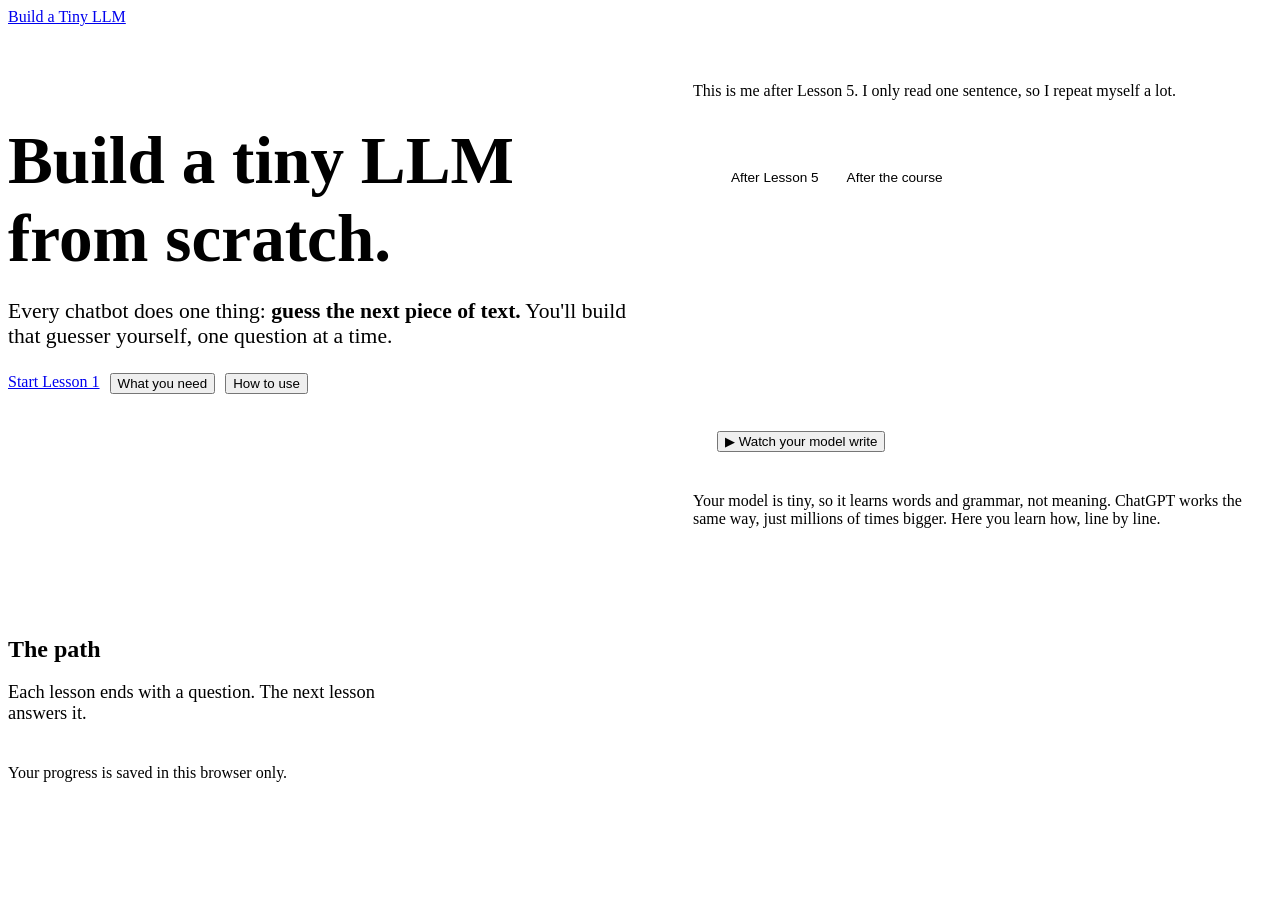
<file: index.html>
<!doctype html>
<html lang="en">
<head>
<meta charset="utf-8">
<meta name="viewport" content="width=device-width, initial-scale=1">
<title>Build a Tiny LLM</title>
<meta name="description" content="Build a tiny language model from scratch, one question at a time. Interactive lessons for beginners and teachers.">
<link rel="preconnect" href="https://fonts.googleapis.com">
<link rel="preconnect" href="https://fonts.gstatic.com" crossorigin>
<link href="https://fonts.googleapis.com/css2?family=Atkinson+Hyperlegible:wght@400;700&family=JetBrains+Mono:wght@400;600&family=Kalam:wght@400&family=Patrick+Hand&display=swap" rel="stylesheet">
<script>try{if(localStorage.getItem("notebook-theme")==="dark")document.documentElement.setAttribute("data-theme","dark")}catch(e){}</script>
<link rel="stylesheet" href="https://mo-ri-ch.github.io/study-notebook-design/v1/style.css">
<style>
  .hero { display: grid; grid-template-columns: 1.1fr 1fr; gap: 48px; align-items: start; padding: 40px 0 72px; }
  .hero h1 { font-size: clamp(2.8rem, 6vw, 4.2rem); margin-bottom: 20px; }
  .hero .say { color: var(--pencil); font-size: 1.35rem; }
  .hero .say b { color: var(--ink); }
  .hero .actions { display: flex; gap: 10px; flex-wrap: wrap; margin-top: 24px; }

  .demo { margin: 14px 0 0; }
  .chips { display: flex; gap: 8px; flex-wrap: wrap; margin: 4px 0 14px; }
  .chip { font-family: var(--mono); font-weight: 600; padding: 4px 12px; border-radius: 20px; border-width: 1.5px; }
  .chip.on { background: var(--hl-yellow); color: var(--on-hl); }
  .written {
    font-family: var(--mono); font-size: 1.05rem; height: 9.5em; overflow-y: auto; line-height: 1.5;
    white-space: pre-wrap; word-break: break-word;
    padding: 8px 12px; background: var(--paper); border: 2px solid var(--ink); border-radius: 8px;
  }
  .written .new { background: var(--hl-yellow); color: var(--on-hl); border-radius: 3px; }
  .written .caret { display: inline-block; width: 2px; height: 1.1em; background: var(--ink); vertical-align: -0.15em; margin-left: 1px; animation: blink 1s steps(1) infinite; }
  @keyframes blink { 50% { opacity: 0; } }
  @media (prefers-reduced-motion: reduce) { .written .caret { animation: none; } }
  .bar.picked .fill { background: var(--hl-green); }
  .bar.picked span:first-child { font-weight: 700; }
  .demo-side .neo { margin-bottom: 4px; }
  .modes { display: flex; gap: 0; margin: 0 0 16px; border: 2px solid var(--ink); border-radius: 10px; overflow: hidden; width: fit-content; max-width: 100%; }
  .mode { border: 0; border-radius: 0; padding: 6px 14px; font-size: 0.85rem; background: var(--card); }
  .mode + .mode { border-left: 2px solid var(--ink); }
  .mode.on { background: var(--ink); color: var(--paper); }
  .mode:hover:not(.on) { background: var(--hl-yellow); }
  .demo { padding: 46px 24px 24px; margin-top: 18px; }
  .demo .bars { margin: 16px 0 18px; }
  .bars { display: grid; gap: 6px; margin-bottom: 14px; }
  .bar { display: grid; grid-template-columns: 4.2em 1fr 3em; align-items: center; gap: 10px; font-family: var(--mono); font-size: 0.9rem; }
  .bar .track { height: 20px; background: var(--paper); border: 1px solid var(--rule); border-radius: 3px; overflow: hidden; }
  .bar .fill { display: block; height: 100%; background: var(--hl-yellow); border-right: 2px solid var(--ink); }
  .bar .pct { text-align: right; color: var(--pencil); }
  .demo .small { font-size: 0.82rem; color: var(--pencil); margin: 12px 0 0; }

  /* "What you need": a small sticky note that opens in place */
  .need {
    position: relative; margin-top: 22px; padding: 22px 22px 14px;
    background: var(--note-yellow); border-radius: 2px 2px 6px 2px; transform: rotate(-0.6deg);
    box-shadow: 0 14px 22px -14px rgba(20,24,50,.45);
  }
  .need::before {
    content: ""; position: absolute; top: -12px; left: 40px; width: 90px; height: 24px;
    background: var(--tape); transform: rotate(-3deg);
  }
  .need .cols { display: grid; grid-template-columns: 1.3fr 1fr; gap: 18px; }
  .need h3 { font-size: 1.35rem; margin-bottom: 8px; }
  .need ul { list-style: none; padding: 0; margin: 0; display: grid; gap: 6px; font-size: 0.95rem; }
  .need .yes { color: var(--good); font-weight: 700; }
  .need .no { color: var(--redpen); font-weight: 700; }
  .need .small { font-size: 0.85rem; color: var(--pencil); margin: 12px 0 0; }
  .need .close { position: absolute; top: 6px; right: 8px; border: 0; background: none; font-size: 1.4rem; padding: 0 6px; }
  .need .close:hover { background: none; color: var(--redpen); }
  .need.blue { background: var(--note-blue); transform: rotate(0.6deg); }
  .need .yes { display: inline-block; min-width: 1.4em; }
  @media (max-width: 520px) { .need .cols { grid-template-columns: 1fr; } }

  .path-intro { max-width: 40ch; color: var(--pencil); font-size: 1.15rem; margin-bottom: 32px; }

  /* Lessons as sticky notes, zigzagging down the page */
  .path { list-style: none; padding: 0; margin: 0 0 40px; max-width: 860px; }
  .step { display: grid; grid-template-columns: 1fr 1fr; }
  .step .lnote { grid-column: 1; }
  .step.right .lnote { grid-column: 2; justify-self: end; }

  .lnote {
    display: block; width: 100%; max-width: 380px; padding: 20px 22px 18px;
    color: var(--ink); text-decoration: none;
    box-shadow: 0 14px 22px -14px rgba(20,24,50,.45), 0 1px 0 rgba(0,0,0,.05);
    border-radius: 2px 2px 6px 2px;
  }
  .lnote .num { font-family: var(--head); font-size: 1.1rem; color: var(--pencil); }
  .lnote .title { font-family: var(--head); font-size: 2rem; line-height: 1.1; margin: 4px 0 10px; }
  .lnote .sum { font-size: 0.98rem; line-height: 1.45; }
  .lnote .stamp {
    display: inline-block; margin-top: 12px; font-family: var(--head); font-size: 1.05rem;
    padding: 0 10px; border: 2px solid currentColor; border-radius: 6px; transform: rotate(-3deg);
  }
  .lnote .stamp.open { color: var(--pen); }
  .lnote .stamp.done { color: var(--good); }
  .lnote .stamp.soon { color: var(--pencil); }
  a.lnote:hover { outline: 3px solid var(--hl-yellow); }
  .lnote.y { background: var(--note-yellow); } .lnote.p { background: var(--note-pink); }
  .lnote.b { background: var(--note-blue); } .lnote.g { background: var(--note-green); } .lnote.o { background: var(--note-orange); }
  .lnote.soon-note { opacity: 0.85; }

  /* The question that links one note to the next */
  .link { display: grid; grid-template-columns: 1fr; align-items: center; min-height: 130px; }
  .link svg { grid-column: 1; grid-row: 1; width: 100%; height: 130px; overflow: visible; }
  .link svg path { fill: none; stroke: var(--pencil); stroke-width: 2; stroke-linecap: round; }
  .link .q {
    grid-row: 1; grid-column: 1; justify-self: center; max-width: 28ch; text-align: center; margin: 0;
    font-family: var(--hand); color: var(--redpen); font-size: 1.1rem; line-height: 1.35;
    background: var(--paper); padding: 4px 10px;
  }

  @media (max-width: 760px) {
    .hero { grid-template-columns: 1fr; gap: 24px; padding-top: 16px; }
    .step { grid-template-columns: 1fr; }
    .step .lnote, .step.right .lnote { grid-column: 1; justify-self: stretch; max-width: none; }
    .link { min-height: 0; padding: 12px 0; }
    .link svg { display: none; }
    .link .q::before { content: "↓ "; }
  }
</style>
</head>
<body>
<div class="wrap">
  <header class="topbar">
    <a class="home" href="./">Build a Tiny LLM</a>
  </header>

  <main>
    <section class="hero">
      <div>
        <h1>Build a tiny LLM <span class="swash">from scratch</span>.</h1>
        <p class="say">Every chatbot does one thing: <b>guess the next piece of text.</b> You'll build that guesser yourself, one question at a time.</p>
        <div class="actions">
          <a class="btn primary" href="lessons/lesson1.html">Start Lesson 1</a>
          <button data-note="needNote" aria-expanded="false" aria-controls="needNote">What you need</button>
          <button data-note="howNote" aria-expanded="false" aria-controls="howNote">How to use</button>
        </div>

        <div class="need" id="needNote" hidden>
          <button class="close" aria-label="Close">×</button>
          <div class="cols">
            <div>
              <h3>You need</h3>
              <ul>
                <li><span class="yes">✓</span> Basic Python: lists, loops, <code>if</code>, functions</li>
                <li><span class="yes">✓</span> Python and PyTorch: <code>pip install torch</code></li>
                <li><span class="yes">✓</span> School math: fractions, “a 50% chance”</li>
              </ul>
            </div>
            <div>
              <h3>You don't need</h3>
              <ul>
                <li><span class="no">✗</span> Calculus</li>
                <li><span class="no">✗</span> AI experience</li>
                <li><span class="no">✗</span> A GPU</li>
              </ul>
            </div>
          </div>
          <p class="small">Rusty on Python? Try the <a href="https://docs.python.org/3/tutorial/">Python tutorial</a>.</p>
        </div>
        <div class="need blue" id="howNote" hidden>
          <button class="close" aria-label="Close">×</button>
          <div class="cols">
            <div>
              <h3>Learning</h3>
              <ul>
                <li><span class="yes">1</span> Go in order.</li>
                <li><span class="yes">2</span> Do each activity before reading on.</li>
                <li><span class="yes">3</span> Guess before you click.</li>
                <li><span class="yes">4</span> Run the Python code yourself.</li>
              </ul>
            </div>
            <div>
              <h3>Shortcuts</h3>
              <ul>
                <li><span class="yes">G</span> Guide me</li>
                <li><span class="yes">P</span> Pen for notes</li>
                <li><span class="yes">← →</span> Back / next</li>
                <li><span class="yes">T</span> Big text</li>
                <li><span class="yes">Esc</span> Stop pen / guide</li>
              </ul>
            </div>
          </div>
        </div>
      </div>

      <div class="demo-side">
        <p class="neo-say" id="neoLine" data-name="Your model">This is me after Lesson 5. I only read one sentence, so I repeat myself a lot.</p>
        <div class="activity demo">
          <div class="modes" role="tablist" aria-label="Which model">
            <button class="mode on" data-mode="today" role="tab" aria-selected="true">After Lesson 5</button>
            <button class="mode" data-mode="final" role="tab" aria-selected="false">After the course</button>
          </div>
          <div class="chips" id="chips" role="group" aria-label="Pick a start"></div>
          <div class="written" id="written" aria-live="polite"></div>
          <div class="bars" id="bars"></div>
          <button class="primary" id="watch">▶ Watch your model write</button>
        </div>
        <p class="note demo-why">Your model is tiny, so it learns words and grammar, not meaning. ChatGPT works the same way, just millions of times bigger. Here you learn how, line by line.</p>
      </div>
    </section>

    <h2 id="path">The path</h2>
    <p class="path-intro">Each lesson ends with a question. The next lesson answers it.</p>
    <ol class="path" id="pathList"></ol>
  </main>

  <footer class="site">Your progress is saved in this browser only.</footer>
</div>

<script src="assets/tinylm.js?v=202610151417"></script>
<script src="assets/finalmodel.js?v=202610151417"></script>
<script src="assets/course.js?v=202611124"></script>
<script src="https://mo-ri-ch.github.io/study-notebook-design/v1/common.js"></script>
<script src="https://mo-ri-ch.github.io/study-notebook-design/v1/pen.js"></script>
<script>
// ---------------- The path: sticky notes joined by questions ----------------
(function buildPath() {
  const COLORS = ["y", "p", "b", "g", "o"];
  const TILT = [-1.2, 1, -0.6, 1.2, -0.9];
  const list = document.getElementById("pathList");

  LESSONS.forEach((lesson, i) => {
    const right = i % 2 === 1;
    const done = isDone(lesson.n);
    const stamp = done ? '<span class="stamp done">✓ Done</span>'
      : lesson.ready ? '<span class="stamp open">Open</span>' : '<span class="stamp soon">Soon</span>';

    const step = document.createElement("li");
    step.className = "step" + (right ? " right" : "");
    const tag = lesson.ready ? "a" : "div";
    step.innerHTML = `<${tag} class="lnote ${COLORS[i % 5]}${lesson.ready ? "" : " soon-note"}"
        ${lesson.ready ? `href="lessons/${lesson.file}"` : ""} style="transform:rotate(${TILT[i % 5]}deg)">
        <div class="num">Lesson ${lesson.n}</div>
        <div class="title">${lesson.title}</div>
        <div class="sum">${lesson.summary}</div>${stamp}
      </${tag}>`;
    list.appendChild(step);

    if (!lesson.leaves) return;
    // A curved line from under this note to above the next one, with the question on it
    const from = right ? 78 : 22, to = right ? 22 : 78;
    const link = document.createElement("li");
    link.className = "link";
    link.innerHTML = `
      <svg viewBox="0 0 100 130" preserveAspectRatio="none" aria-hidden="true">
        <path d="M${from},4 C${from},70 ${to},60 ${to},126" vector-effect="non-scaling-stroke"/>
      </svg>
      <p class="q">${lesson.leaves}</p>`;
    list.appendChild(link);
  });
})();

// ---------------- Small notes: "What you need" and "How to use" ----------------
(function notes() {
  const buttons = document.querySelectorAll("[data-note]");
  function open(id) {
    buttons.forEach(b => {
      const on = b.dataset.note === id;
      document.getElementById(b.dataset.note).hidden = !on;
      b.setAttribute("aria-expanded", on);
    });
  }
  buttons.forEach(b => b.onclick = () => {
    const note = document.getElementById(b.dataset.note);
    open(note.hidden ? b.dataset.note : null);
  });
  document.querySelectorAll(".need .close").forEach(c => c.onclick = () => open(null));
  document.addEventListener("keydown", e => { if (e.key === "Escape") open(null); });
})();

// ---------------- Watch your model write ----------------
// Two models: the tiny Lesson 5 model (trained here, in the browser) and the final
// course model (a small transformer trained on Shakespeare, weights loaded from a file).
(function demo() {
  const MODES = {
    final: {
      say: "This is me after you finish the course! I read a book of fairy tales, and now I write my own.",
      starts: ["Once upon a time", "The king said", "The little bird", "There was a"], max: 420, speed: 45,
      temperature: 0.6,
    },
    today: {
      say: "This is me after Lesson 5. I only read one sentence, so I repeat myself a lot.",
      starts: ["the c", "the d", "on the", "sat"], max: 70, speed: 300, temperature: 1,
    },
  };
  const written = document.getElementById("written");
  const bars = document.getElementById("bars");
  const watch = document.getElementById("watch");
  const chipBox = document.getElementById("chips");
  const quick = window.matchMedia("(prefers-reduced-motion: reduce)").matches;

  // Lesson 5 model: 3 small tables, trained right here
  const tiny = new ThreeCharModel();
  for (let i = 0; i < 300; i++) tiny.trainStep();

  let finalModel = null;
  let mode = "today", text = "", startText = "", chances = null, timer = null;

  function label(c) { return c === " " ? "space" : c === "\n" ? "new line" : c; }
  function esc(t) { return t.replace(/&/g, "&amp;").replace(/</g, "&lt;"); }
  function showText(fresh) {
    const old = text.slice(0, text.length - fresh), last = text.slice(text.length - fresh);
    written.innerHTML = esc(old) + (last ? `<span class="new">${esc(last)}</span>` : "") + '<span class="caret"></span>';
    written.scrollTop = written.scrollHeight;
  }
  function showBars(ch, chars, picked) {
    bars.innerHTML = "";
    if (!ch) return;
    ch.map((p, i) => ({ p, i })).sort((a, b) => b.p - a.p).slice(0, 3).forEach(({ p, i }) => {
      const row = document.createElement("div");
      row.className = "bar" + (i === picked ? " picked" : "");
      row.innerHTML = `<span>${esc(label(chars[i]))}</span><span class="track"><span class="fill" style="width:${(p * 100).toFixed(1)}%"></span></span><span class="pct">${(p * 100).toFixed(0)}%</span>`;
      bars.appendChild(row);
    });
  }
  function chars() { return mode === "final" ? finalModel.chars : CHARS; }

  // Temperature below 1 makes the model favour its likelier letters (fewer made-up words)
  function temper(ch) {
    const t = MODES[mode].temperature;
    if (!ch || t === 1) return ch;
    const w = ch.map(p => Math.pow(p, 1 / t)), total = w.reduce((a, b) => a + b, 0);
    return w.map(x => x / total);
  }

  function begin(t) {
    stop();
    text = startText = t;
    if (mode === "final") {
      if (!finalModel) { written.textContent = "Your model is waking up…"; bars.innerHTML = ""; return; }
      chances = temper(finalModel.read(text));
    } else {
      chances = tiny.predict(text.slice(-3));
    }
    showText(0);
    showBars(chances, chars(), -1);
    chipBox.querySelectorAll(".chip").forEach(c => c.classList.toggle("on", c.dataset.start === t));
  }

  function writeOne() {
    if (!chances) return false;
    const k = pickByChance(chances);
    const c = chars()[k];
    showBars(chances, chars(), k);
    text += c;
    chances = mode === "final" ? temper(finalModel.next(text)) : tiny.predict(text.slice(-3));
    showText(1);
    return text.length - startText.length < MODES[mode].max;
  }
  function stop() { clearInterval(timer); timer = null; watch.textContent = "▶ Watch your model write"; }

  watch.onclick = () => {
    if (timer) { stop(); return; }
    if (mode === "final" && !finalModel) return;
    if (text.length - startText.length >= MODES[mode].max) begin(startText);
    watch.textContent = "❚❚ Pause";
    timer = setInterval(() => { if (!writeOne()) stop(); }, quick ? 20 : MODES[mode].speed);
  };

  function setMode(m) {
    mode = m;
    document.querySelectorAll(".mode").forEach(b => {
      const on = b.dataset.mode === m;
      b.classList.toggle("on", on); b.setAttribute("aria-selected", on);
    });
    document.querySelector("#neoLine, .demo-side .neo-bubble").lastChild.textContent = MODES[m].say;
    chipBox.innerHTML = "";
    MODES[m].starts.forEach(t => {
      const b = document.createElement("button");
      b.className = "chip"; b.dataset.start = t; b.textContent = t.replace("\n", " ↵");
      b.onclick = () => begin(t);
      chipBox.appendChild(b);
    });
    begin(MODES[m].starts[0]);
  }
  document.querySelectorAll(".mode").forEach(b => b.onclick = () => setMode(b.dataset.mode));
  addReset(written, () => begin(MODES[mode].starts[0]));

  setMode("today");
  FinalModel.load("assets/neo-final.json?v=2").then(m => {
    finalModel = m;
    if (mode === "final") begin(MODES.final.starts[0]);
  }).catch(() => { written.textContent = "Couldn't load the model. Please refresh the page."; });
})();
</script>
</body>
</html>
</file>
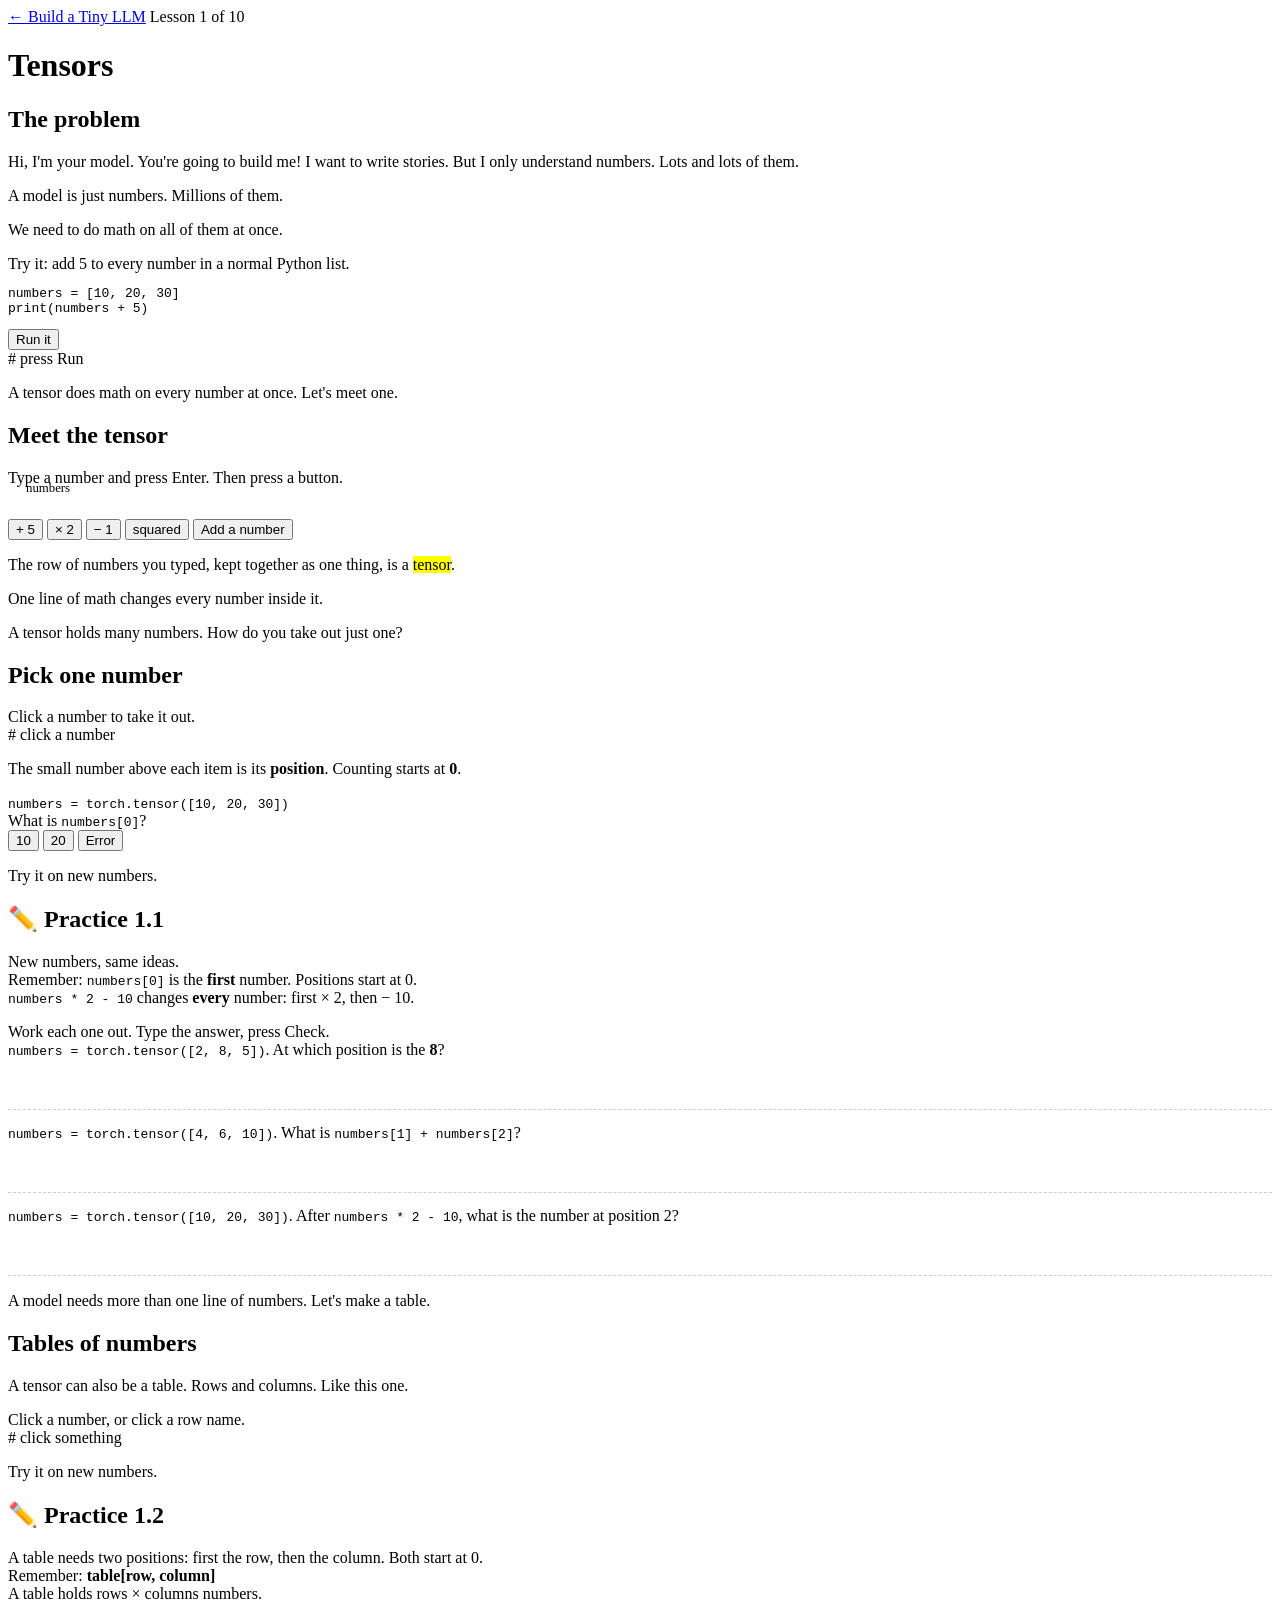
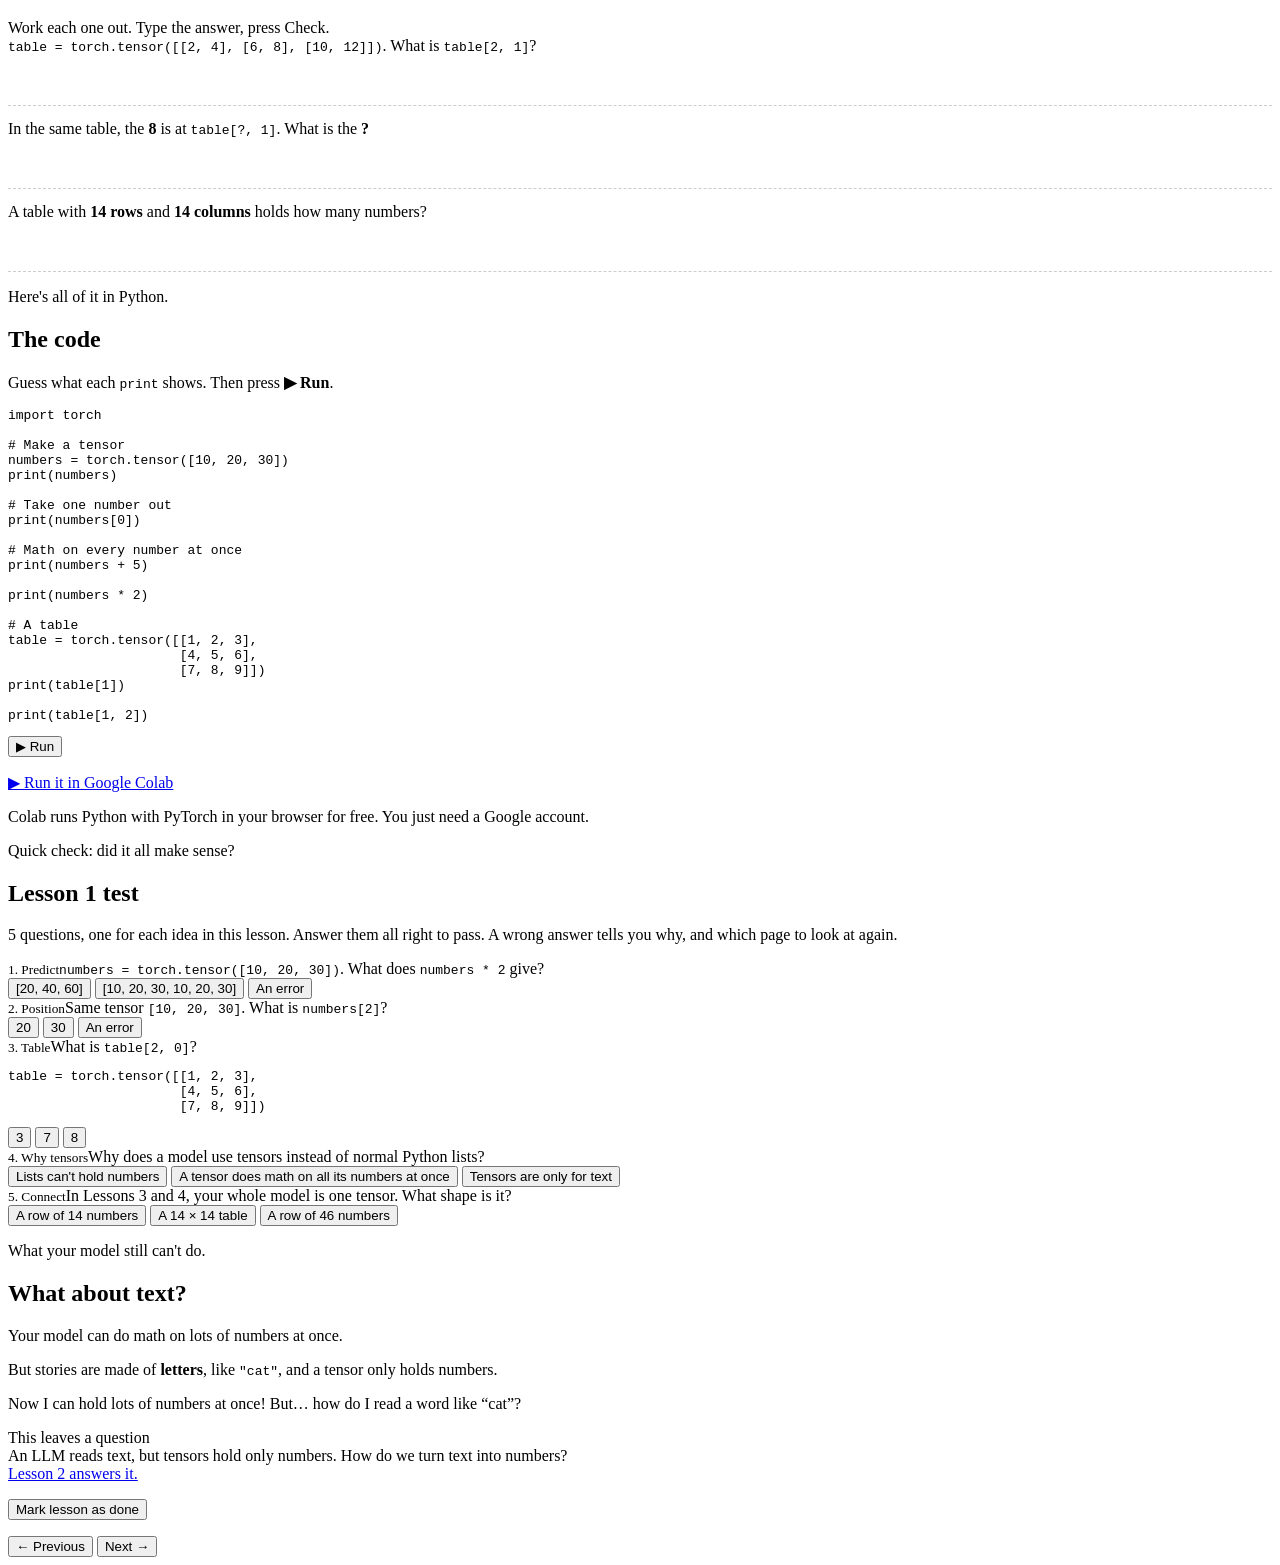
<file: lessons/lesson1.html>
<!doctype html>
<html lang="en">
<head>
<meta charset="utf-8">
<meta name="viewport" content="width=device-width, initial-scale=1">
<title>Tensors</title>
<meta name="description" content="Lesson 1 of Build a Tiny LLM: tensors, a box that holds numbers and does math on all of them at once.">
<link rel="preconnect" href="https://fonts.googleapis.com">
<link rel="preconnect" href="https://fonts.gstatic.com" crossorigin>
<link href="https://fonts.googleapis.com/css2?family=Atkinson+Hyperlegible:wght@400;700&family=JetBrains+Mono:wght@400;600&family=Kalam:wght@400&family=Patrick+Hand&display=swap" rel="stylesheet">
<style>
  .tensor-box { position: relative; display: inline-block; border: 2px dashed var(--hl-yellow); border-radius: 10px; padding: 14px 10px 4px; margin: 6px 0 4px; }
  .tensor-box .tiles { margin: 0; }
  .tensor-label { position: absolute; top: -12px; left: 12px; background: var(--card); padding: 0 6px; font-family: var(--mono); font-size: 0.8rem; color: var(--pencil); }
</style>
<script>try{if(localStorage.getItem("notebook-theme")==="dark")document.documentElement.setAttribute("data-theme","dark")}catch(e){}</script>
<link rel="stylesheet" href="https://mo-ri-ch.github.io/study-notebook-design/v1/style.css">
</head>
<body data-pen="blue">
<div class="wrap">
  <header class="topbar">
    <a class="home" href="../">← Build a Tiny LLM</a>
    <span class="where">Lesson 1 of 10</span>
  </header>

  <main data-paged>
    <div class="paged-head">
      <h1>Tensors</h1>
      <div class="progress" aria-label="Lesson parts"></div>
    </div>

    <!-- 1 -->
    <section class="part" data-title="The problem">
      <h2>The problem</h2>
      <p class="neo-say">Hi, I'm your model. You're going to build me! I want to write stories. But I only understand numbers. Lots and lots of them.</p>
      <p class="say">A model is just numbers. <span data-peek="Even billions, in the biggest models. Each one is a number the model learned.">Millions of them.</span></p>
      <p class="say">We need to do math on all of them at once.</p>

      <div class="activity">
        <div class="do">Try it: add 5 to every number in a normal Python list.</div>
<pre><code>numbers = [10, 20, 30]
print(numbers + 5)</code></pre>
        <button id="runList">Run it</button>
        <div class="out" id="listOut"><span class="c"># press Run</span></div>
      </div>
      <p class="say" id="listAfter" hidden>A normal list can't do that. We need something better.</p>
      <p class="hook">A tensor does math on every number at once. Let's meet one.</p>
    </section>

    <!-- 2 -->
    <section class="part" data-title="Meet the tensor">
      <h2>Meet the tensor</h2>
      <div class="activity">
        <div class="do">Type a number and press Enter. Then press a button.</div>
        <div class="tensor-box"><span class="tensor-label">numbers</span><div class="tiles" id="inTiles"></div></div>
        <div class="row">
          <button data-op="add">+ 5</button>
          <button data-op="mul">× 2</button>
          <button data-op="sub">− 1</button>
          <button data-op="sq">squared</button>
          <button class="small" id="addTile">Add a number</button>
        </div>
        <div class="tiles" id="outTiles" aria-live="polite"></div>
        <div class="out" id="opOut"></div>
      </div>
      <p class="say">The row of numbers you typed, kept together as one thing, is a <mark>tensor</mark>.</p>
      <p class="say">One line of math changes every number inside it.</p>
      <p class="hook">A tensor holds many numbers. How do you take out just one?</p>
    </section>

    <!-- 3 -->
    <section class="part" data-title="Pick one number">
      <h2>Pick one number</h2>
      <div class="activity">
        <div class="do">Click a number to take it out.</div>
        <div class="tiles" id="pickTiles"></div>
        <div class="out" id="pickOut"><span class="c"># click a number</span></div>
      </div>
      <p class="say">The small number above each item is its <b>position</b>. Counting starts at <b>0</b>.</p>

      <div class="quiz" data-right="Right. Position 0 is the first item.">
        <div class="q"><code>numbers = torch.tensor([10, 20, 30])</code><br>What is <code>numbers[0]</code>?</div>
        <div class="options">
          <button data-right>10</button>
          <button data-why="That's numbers[1]. Counting starts at 0.">20</button>
          <button data-why="No error. Position 0 exists: it's the first item.">Error</button>
        </div>
        <div class="feedback"></div>
      </div>
      <p class="hook">Try it on new numbers.</p>
    </section>

    <section class="part" data-nonum data-title="✏️ Practice 1.1">
      <h2>✏️ Practice 1.1</h2>
      <p class="say">New numbers, same ideas.<br>Remember: <code>numbers[0]</code> is the <b>first</b> number. Positions start at 0.<br><code>numbers * 2 - 10</code> changes <b>every</b> number: first × 2, then − 10.</p>
      <div class="activity">
        <div class="do"><span data-peek="Take a pen and paper, or use the ✎ pen on this page, and write each step. It sticks better than guessing.">Work each one out.</span> Type the answer, press Check.</div>
        <div class="pq" data-ans="1" data-tol="0.1" data-hint="Count positions from 0: the first number is at 0." data-work="2 is at 0, 8 is at 1, 5 is at 2. So 1.">
          <div class="pq-q"><code>numbers = torch.tensor([2, 8, 5])</code>. At which position is the <b>8</b>?</div>
          <div class="pq-in"><input type="text" inputmode="decimal" autocomplete="off" aria-label="Your answer"><button class="primary pq-check" type="button" hidden>Check</button></div>
          <div class="pq-fb" aria-live="polite"></div>
        </div>
        <div class="pq" data-ans="16" data-tol="0.1" data-hint="Take out the number at position 1, then the one at position 2, and add them." data-work="numbers[1] is 6, numbers[2] is 10. 6 + 10 = 16.">
          <div class="pq-q"><code>numbers = torch.tensor([4, 6, 10])</code>. What is <code>numbers[1] + numbers[2]</code>?</div>
          <div class="pq-in"><input type="text" inputmode="decimal" autocomplete="off" aria-label="Your answer"><button class="primary pq-check" type="button" hidden>Check</button></div>
          <div class="pq-fb" aria-live="polite"></div>
        </div>
        <div class="pq" data-ans="50" data-tol="0.1" data-hint="The math changes every number: first × 2, then − 10. Then look at position 2." data-work="Position 2 is 30. 30 × 2 = 60, 60 − 10 = 50.">
          <div class="pq-q"><code>numbers = torch.tensor([10, 20, 30])</code>. After <code>numbers * 2 - 10</code>, what is the number at position 2?</div>
          <div class="pq-in"><input type="text" inputmode="decimal" autocomplete="off" aria-label="Your answer"><button class="primary pq-check" type="button" hidden>Check</button></div>
          <div class="pq-fb" aria-live="polite"></div>
        </div>
      </div>
      <p class="hook">A model needs more than one line of numbers. Let's make a table.</p>
    </section>

    <!-- 4 -->
    <section class="part" data-title="Tables of numbers">
      <h2>Tables of numbers</h2>
      <p class="say">A tensor can also be a table. Rows and columns. <span data-peek="Coming soon: your whole model will be a 14 × 14 table like this one.">Like this one.</span></p>
      <div class="activity">
        <div class="do">Click a number, or click a row name.</div>
        <div class="grid2d" id="grid" style="grid-template-columns: 4.5em repeat(3, 3.4em)"></div>
        <div class="out" id="gridOut"><span class="c"># click something</span></div>
      </div>
      <p class="hook">Try it on new numbers.</p>
    </section>

    <section class="part" data-nonum data-title="✏️ Practice 1.2">
      <h2>✏️ Practice 1.2</h2>
      <p class="say">A table needs two positions: first the row, then the column. Both start at 0.<br>Remember: <b class="eqbox">table[row, column]</b><br>A table holds rows × columns numbers.</p>
      <div class="activity">
        <div class="do"><span data-peek="Take a pen and paper, or use the ✎ pen on this page, and write each step. It sticks better than guessing.">Work each one out.</span> Type the answer, press Check.</div>
        <div class="pq" data-ans="12" data-tol="0.1" data-hint="Row 2 is the third row: [10, 12]. Then take the number at column 1." data-work="Row 2 is [10, 12]. Column 1 of it is 12.">
          <div class="pq-q"><code>table = torch.tensor([[2, 4], [6, 8], [10, 12]])</code>. What is <code>table[2, 1]</code>?</div>
          <div class="pq-in"><input type="text" inputmode="decimal" autocomplete="off" aria-label="Your answer"><button class="primary pq-check" type="button" hidden>Check</button></div>
          <div class="pq-fb" aria-live="polite"></div>
        </div>
        <div class="pq" data-ans="1" data-tol="0.1" data-hint="Find the row that holds 8. Rows start at 0 too." data-work="The rows are [2, 4], [6, 8], [10, 12]. 8 is in the second one, row 1.">
          <div class="pq-q">In the same table, the <b>8</b> is at <code>table[?, 1]</code>. What is the <b>?</b></div>
          <div class="pq-in"><input type="text" inputmode="decimal" autocomplete="off" aria-label="Your answer"><button class="primary pq-check" type="button" hidden>Check</button></div>
          <div class="pq-fb" aria-live="polite"></div>
        </div>
        <div class="pq" data-ans="196" data-tol="0.5" data-hint="Every row has 14 numbers. How many rows are there?" data-work="14 × 14 = 196.">
          <div class="pq-q">A table with <b>14 rows</b> and <b>14 columns</b> holds how many numbers?</div>
          <div class="pq-in"><input type="text" inputmode="decimal" autocomplete="off" aria-label="Your answer"><button class="primary pq-check" type="button" hidden>Check</button></div>
          <div class="pq-fb" aria-live="polite"></div>
        </div>
      </div>
      <p class="hook">Here's all of it in Python.</p>
    </section>

    <!-- 5 -->
    <section class="part" data-title="The code">
      <h2>The code</h2>
      <p class="say">Guess what each <code>print</code> shows. Then press <b>▶ Run</b>.</p>
<pre><code>import torch

<span class="c"># Make a tensor</span>
numbers = torch.tensor([10, 20, 30])
print(numbers)

<span class="c"># Take one number out</span>
print(numbers[0])

<span class="c"># Math on every number at once</span>
print(numbers + 5)

print(numbers * 2)

<span class="c"># A table</span>
table = torch.tensor([[1, 2, 3],
                      [4, 5, 6],
                      [7, 8, 9]])
print(table[1])

print(table[1, 2])</code></pre>
      <div class="run-area">
        <button class="run-code" type="button" aria-expanded="false">▶ Run</button>
        <div class="terminal" hidden><div class="term-bar">Terminal</div><pre class="term-out"><span class="prompt">$ python lesson1.py</span>
tensor([10, 20, 30])
tensor(10)
tensor([15, 25, 35])
tensor([20, 40, 60])
tensor([4, 5, 6])
tensor(6)</pre></div>
      </div>
      <p class="run-links">
        <a class="btn primary" href="https://colab.research.google.com/github/mo-ri-ch/build-an-llm-from-scratch/blob/main/notebooks/lesson1.ipynb" target="_blank" rel="noopener">▶ Run it in Google Colab</a>
      </p>
      <p class="muted-note">Colab runs Python with PyTorch in your browser for free. You just need a Google account.</p>
      <p class="hook">Quick check: did it all make sense?</p>
    </section>

    <!-- 6 -->
    <section class="part" data-title="Lesson test">
      <h2>Lesson 1 test</h2>
      <p class="say">5 questions, one for each idea in this lesson. Answer them all right to pass. A wrong answer tells you why, and which page to look at again.</p>
      <div class="test" data-test="1">
        <div class="quiz" data-page="lesson1.html#2" data-topic="Meet the tensor" data-right="Right. One line of math changes every number in the tensor: 10×2, 20×2, 30×2.">
          <div class="q"><small>1. Predict</small><code>numbers = torch.tensor([10, 20, 30])</code>. What does <code>numbers * 2</code> give?</div>
          <div class="options">
            <button data-right>[20, 40, 60]</button>
            <button data-why="That's what a Python list does with * 2. A tensor does the math on every number inside it.">[10, 20, 30, 10, 20, 30]</button>
            <button data-why="Math on a whole tensor works: that's what tensors are for.">An error</button>
          </div>
          <div class="feedback"></div>
        </div>
        <div class="quiz" data-page="lesson1.html#3" data-topic="Pick one number" data-right="Right. Positions start at 0: 10 is at 0, 20 at 1, 30 at 2.">
          <div class="q"><small>2. Position</small>Same tensor <code>[10, 20, 30]</code>. What is <code>numbers[2]</code>?</div>
          <div class="options">
            <button data-why="Counting starts at 0: position 0 is 10, position 1 is 20…">20</button>
            <button data-right>30</button>
            <button data-why="Position 2 exists: there are 3 numbers, at positions 0, 1 and 2.">An error</button>
          </div>
          <div class="feedback"></div>
        </div>
        <div class="quiz" data-page="lesson1.html#5" data-topic="Tables of numbers" data-right="Right. Row 2 is [7, 8, 9], and column 0 of it is 7.">
          <div class="q"><small>3. Table</small>What is <code>table[2, 0]</code>?<pre class="q-code"><code>table = torch.tensor([[1, 2, 3],
                      [4, 5, 6],
                      [7, 8, 9]])</code></pre></div>
          <div class="options">
            <button data-why="That's row 0, column 2. The first number picks the row, the second the column.">3</button>
            <button data-right>7</button>
            <button data-why="Close: 8 is row 2, column 1. Columns start at 0 too.">8</button>
          </div>
          <div class="feedback"></div>
        </div>
        <div class="quiz" data-page="lesson1.html#1" data-topic="The problem" data-right="Right. A model is millions of numbers, and a tensor changes them all with one line.">
          <div class="q"><small>4. Why tensors</small>Why does a model use tensors instead of normal Python lists?</div>
          <div class="options">
            <button data-why="Lists can hold numbers. The difference is the math.">Lists can't hold numbers</button>
            <button data-right>A tensor does math on all its numbers at once</button>
            <button data-why="Tensors hold numbers. Text comes next.">Tensors are only for text</button>
          </div>
          <div class="feedback"></div>
        </div>
        <div class="quiz" data-page="lesson1.html#5" data-topic="Tables of numbers" data-right="Right. 14 rows × 14 columns: one row and one column for each character.">
          <div class="q"><small>5. Connect</small>In Lessons 3 and 4, your whole model is one tensor. What shape is it?</div>
          <div class="options">
            <button data-why="It's a table: a row for each character, and a column for each character.">A row of 14 numbers</button>
            <button data-right>A 14 × 14 table</button>
            <button data-why="46 is the number of pairs in the text, not the shape of the model.">A row of 46 numbers</button>
          </div>
          <div class="feedback"></div>
        </div>
      </div>
      <p class="hook">What your model still can't do.</p>
    </section>

    <!-- 7 -->
    <section class="part" data-title="What about text?">
      <h2>What about text?</h2>
      <p class="say">Your model can do math on lots of numbers at once.</p>
      <p class="say">But stories are made of <b>letters</b>, like <code>"cat"</code>, and a tensor only holds numbers.</p>
      <p class="neo-say">Now I can hold lots of numbers at once! But… how do I read a word like “cat”?</p>
      <div class="open-question">
        <div>This leaves a question</div>
        <div class="big">An LLM reads text, but tensors hold only numbers. How do we turn text into numbers?</div>
        <div><a href="lesson2.html">Lesson 2 answers it.</a></div>
      </div>
      <p><button class="done-toggle" data-done="1">Mark lesson as done</button></p>
    </section>
  </main>
</div>

<nav class="pagebar" aria-label="Move between parts">
  <div class="inner">
    <button data-page-back>← Previous</button>
    <span data-page-label></span>
    <button class="primary" data-page-next>Next →</button>
  </div>
</nav>

<script src="../assets/course.js?v=202611124"></script>
<script src="../assets/practice.js?v=2"></script>
<script src="https://mo-ri-ch.github.io/study-notebook-design/v1/common.js"></script>
<script src="https://mo-ri-ch.github.io/study-notebook-design/v1/pen.js"></script>
<script src="https://mo-ri-ch.github.io/study-notebook-design/v1/guide.js"></script>
<script src="https://mo-ri-ch.github.io/study-notebook-design/v1/codewalk.js"></script>
<script>
// Format a list of numbers the way PyTorch prints a tensor
function tensorText(values) {
  const width = Math.max(...values.map(v => String(v).length));
  return "tensor([" + values.map(v => String(v).padStart(width)).join(", ") + "])";
}
function flash(el) { el.classList.remove("flash"); void el.offsetWidth; el.classList.add("flash"); }

// ---------- Part 1: a list can't do it ----------
document.getElementById("runList").onclick = () => {
  document.getElementById("listOut").innerHTML =
    '<span class="err">TypeError: can only concatenate list (not "int") to list</span>';
  document.getElementById("listAfter").hidden = false;
};
addReset("runList", () => {
  document.getElementById("listOut").innerHTML = '<span class="c"># press Run</span>';
  document.getElementById("listAfter").hidden = true;
});

// ---------- Part 2: math on a tensor ----------
(function tensorMath() {
  const inBox = document.getElementById("inTiles");
  const outBox = document.getElementById("outTiles");
  const out = document.getElementById("opOut");
  let values = [10, 20, 30];
  let lastOp = null;   // the last button pressed, so the result can update when the numbers change

  function drawInputs() {
    inBox.innerHTML = "";
    values.forEach((v, i) => {
      const input = document.createElement("input");
      input.className = "tile"; input.type = "text"; input.inputMode = "numeric"; input.value = v;
      input.setAttribute("aria-label", `Number at position ${i}. Type a number and press Enter.`);
      // Type a number, then press Enter (or click away) to use it
      const commit = () => {
        const n = parseInt(input.value, 10);
        if (Number.isFinite(n)) values[i] = n;
        input.value = values[i];
        compute(false);
      };
      input.addEventListener("keydown", e => { if (e.key === "Enter") { e.preventDefault(); commit(); input.select(); } });
      input.addEventListener("change", commit);
      inBox.appendChild(input);
    });
  }
  const ops = {
    add: { code: "numbers + 5", f: v => v + 5 },
    mul: { code: "numbers * 2", f: v => v * 2 },
    sub: { code: "numbers - 1", f: v => v - 1 },
    sq:  { code: "numbers * numbers", f: v => v * v },
  };
  function compute(highlight) {
    if (!lastOp) {
      // No button pressed yet: just show the tensor itself
      outBox.innerHTML = "";
      out.innerHTML = `numbers = torch.tensor([${values.join(", ")}])\nprint(numbers)\n<span class="c"># ${tensorText(values)}</span>`;
      return;
    }
    const op = ops[lastOp];
    const result = values.map(op.f);
    outBox.innerHTML = "";
    result.forEach(v => {
      const t = document.createElement("div");
      t.className = "tile"; t.textContent = v;
      outBox.appendChild(t);
      if (highlight) flash(t); else t.classList.add("flash");
    });
    out.innerHTML = `numbers = torch.tensor([${values.join(", ")}])\nprint(${op.code})\n<span class="c"># ${tensorText(result)}</span>`;
  }
  document.querySelectorAll("[data-op]").forEach(b => {
    b.onclick = () => { lastOp = b.dataset.op; compute(true); };
  });
  addReset("opOut", () => {
    values = [10, 20, 30];
    lastOp = null;
    drawInputs();
    compute(false);
  });
  document.getElementById("addTile").onclick = () => {
    if (values.length >= 6) return;
    values.push((values.length + 1) * 10);
    drawInputs();
    compute(true);
  };
  drawInputs();
  compute(false);
})();

// ---------- Part 3: pick one number ----------
(function pick() {
  const box = document.getElementById("pickTiles");
  const out = document.getElementById("pickOut");
  const values = [10, 20, 30, 40];
  values.forEach((v, i) => {
    const b = document.createElement("button");
    b.className = "tile";
    b.innerHTML = `<span class="idx">${i}</span>${v}`;
    b.onclick = () => {
      out.innerHTML = `numbers = torch.tensor([${values.join(", ")}])\nprint(numbers[${i}])\n<span class="c"># tensor(${v})</span>`;
      box.querySelectorAll(".flash").forEach(t => t.classList.remove("flash"));  // only the picked one stays coloured
      flash(b);
    };
    box.appendChild(b);
  });
  addReset(out, () => {
    out.innerHTML = '<span class="c"># click a number</span>';
    box.querySelectorAll(".flash").forEach(t => t.classList.remove("flash"));
  });
})();

// ---------- Part 4: a table ----------
(function grid() {
  const g = document.getElementById("grid");
  const out = document.getElementById("gridOut");
  const table = [[1, 2, 3], [4, 5, 6], [7, 8, 9]];
  const header = '<div></div>' + [0, 1, 2].map(c => `<div class="lab">col ${c}</div>`).join("");
  g.innerHTML = header;
  const code = "table = torch.tensor([[1, 2, 3], [4, 5, 6], [7, 8, 9]])\n";
  table.forEach((row, r) => {
    const lab = document.createElement("button");
    lab.className = "lab"; lab.textContent = `row ${r}`;
    lab.onclick = () => {
      out.innerHTML = `${code}print(table[${r}])\n<span class="c"># ${tensorText(row)}</span>`;
      g.querySelectorAll(".flash").forEach(t => t.classList.remove("flash"));
      g.querySelectorAll(`[data-row="${r}"]`).forEach(flash);
    };
    g.appendChild(lab);
    row.forEach((v, c) => {
      const b = document.createElement("button");
      b.className = "tile"; b.textContent = v; b.dataset.row = r;
      b.onclick = () => {
        out.innerHTML = `${code}print(table[${r}, ${c}])\n<span class="c"># tensor(${v})</span>`;
        g.querySelectorAll(".flash").forEach(t => t.classList.remove("flash"));
        flash(b);
      };
      g.appendChild(b);
    });
  });
  addReset(out, () => {
    out.innerHTML = '<span class="c"># click something</span>';
    g.querySelectorAll(".flash").forEach(t => t.classList.remove("flash"));
  });
})();
</script>
</body>
</html>
</file>
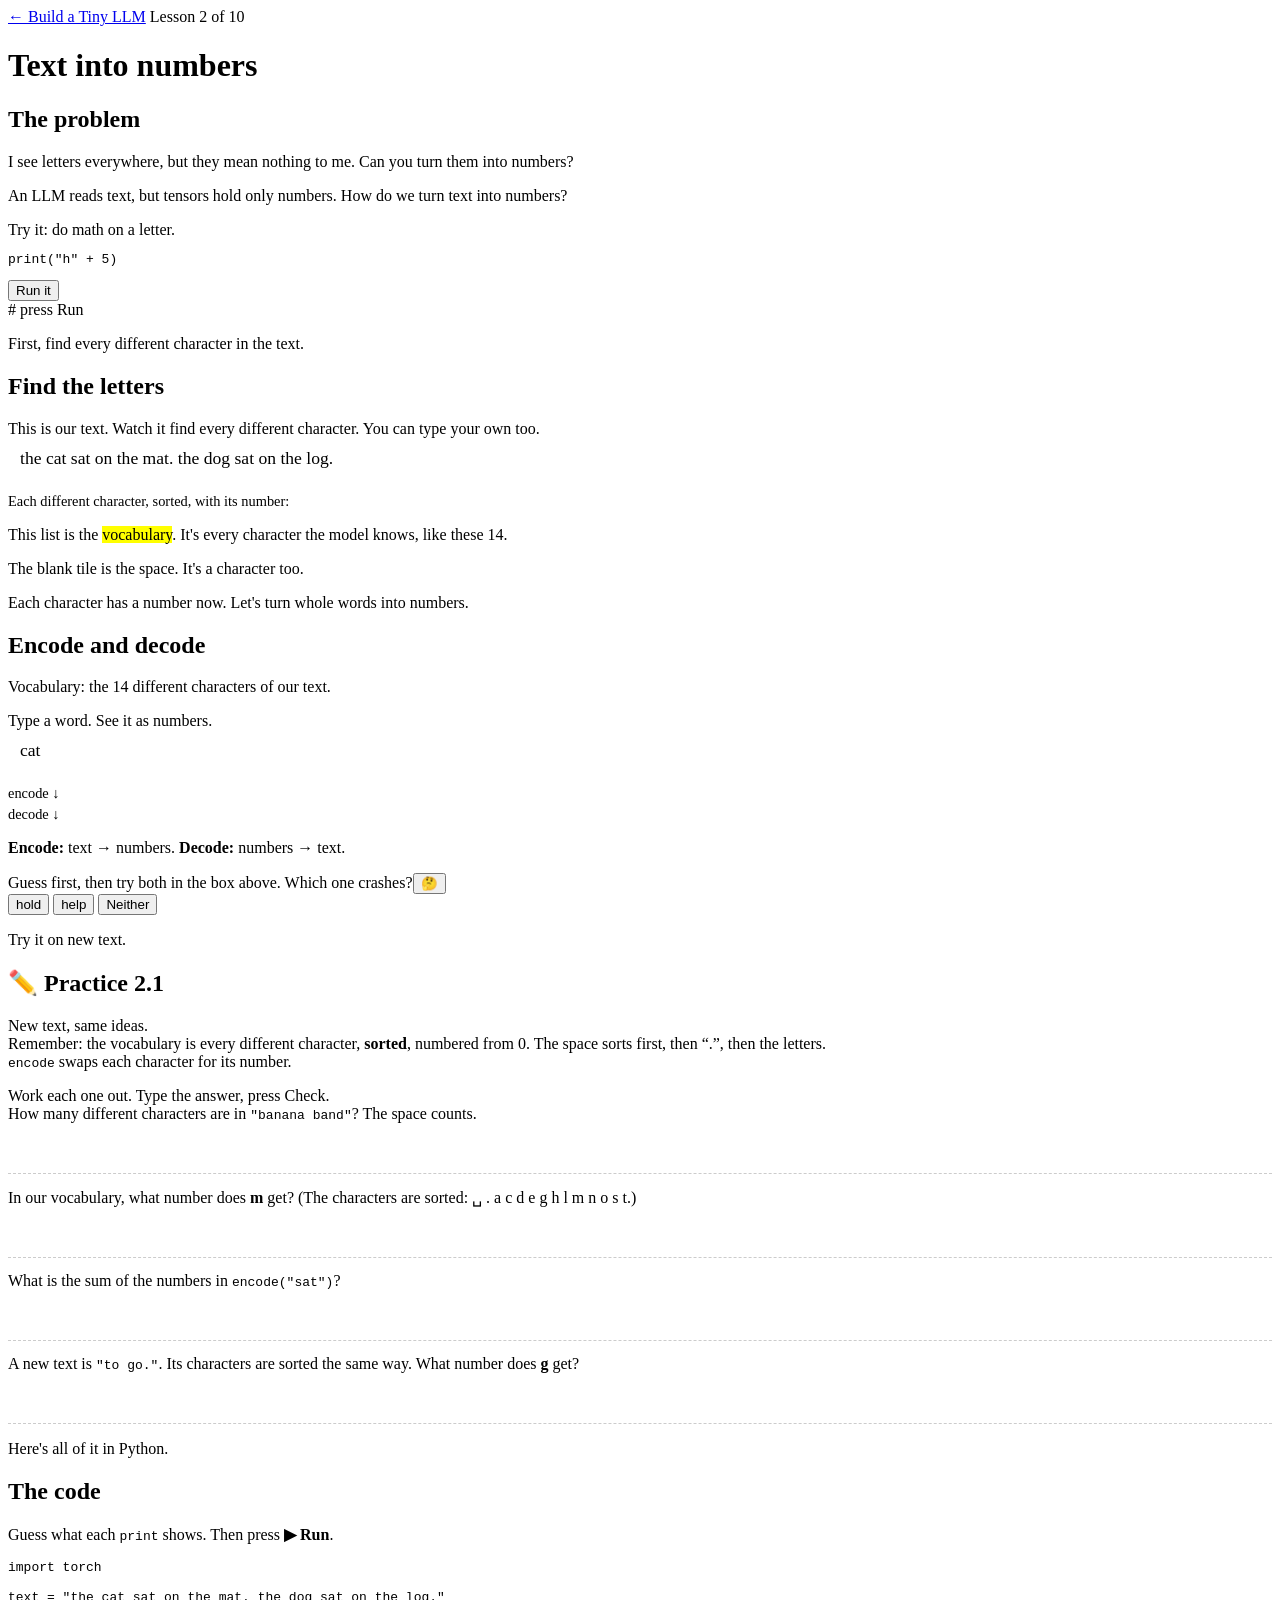
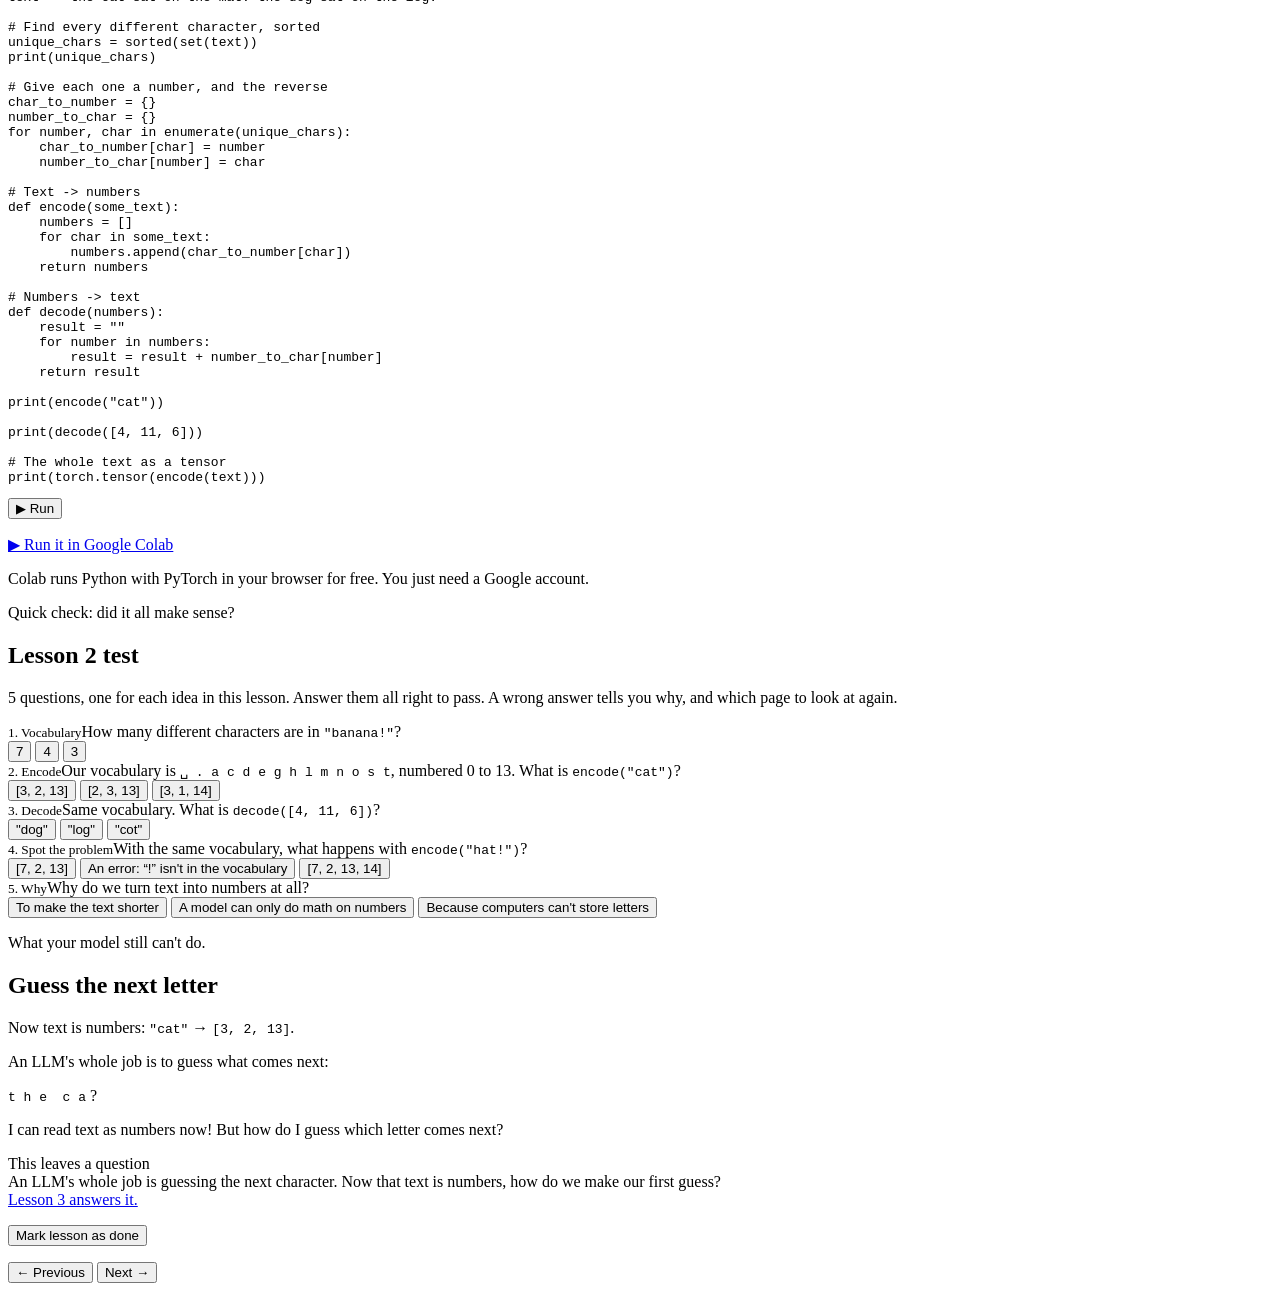
<file: lessons/lesson2.html>
<!doctype html>
<html lang="en">
<head>
<meta charset="utf-8">
<meta name="viewport" content="width=device-width, initial-scale=1">
<title>Text into Numbers</title>
<meta name="description" content="Lesson 2 of Build a Tiny LLM: give every character a number, then turn text into numbers and back.">
<link rel="preconnect" href="https://fonts.googleapis.com">
<link rel="preconnect" href="https://fonts.gstatic.com" crossorigin>
<link href="https://fonts.googleapis.com/css2?family=Atkinson+Hyperlegible:wght@400;700&family=JetBrains+Mono:wght@400;600&family=Kalam:wght@400&family=Patrick+Hand&display=swap" rel="stylesheet">
<script>try{if(localStorage.getItem("notebook-theme")==="dark")document.documentElement.setAttribute("data-theme","dark")}catch(e){}</script>
<link rel="stylesheet" href="https://mo-ri-ch.github.io/study-notebook-design/v1/style.css">
<style>
  .textin {
    width: 100%; font-family: var(--mono); font-size: 1.1rem; padding: 10px 12px; margin-bottom: 10px;
    border: 2px solid var(--ink); border-radius: var(--radius); background: var(--paper); color: var(--ink);
  }
  .tile.bad { background: var(--redpen); border-color: var(--redpen); color: #fff; }
  .arrow { color: var(--pencil); font-size: 0.9rem; margin: 4px 0; }
</style>
</head>
<body data-pen="green">
<div class="wrap">
  <header class="topbar">
    <a class="home" href="../">← Build a Tiny LLM</a>
    <span class="where">Lesson 2 of 10</span>
  </header>

  <main data-paged>
    <div class="paged-head">
      <h1>Text into numbers</h1>
      <div class="progress" aria-label="Lesson parts"></div>
    </div>

    <!-- 1 -->
    <section class="part" data-title="The problem">
      <h2>The problem</h2>
      <p class="neo-say">I see letters everywhere, but they mean nothing to me. Can you turn them into numbers?</p>
      <p class="say">An LLM reads text, but tensors hold only numbers. How do we turn text into numbers?</p>
      <div class="activity">
        <div class="do">Try it: do math on a letter.</div>
<pre><code>print("h" + 5)</code></pre>
        <button id="runStr">Run it</button>
        <div class="out" id="strOut"><span class="c"># press Run</span></div>
      </div>
      <p class="say" id="strAfter" hidden>Letters can't do math. So we'll give each letter a number.</p>
      <p class="hook">First, find every different character in the text.</p>
    </section>

    <!-- 2 -->
    <section class="part" data-title="Find the letters">
      <h2>Find the letters</h2>
      <div class="activity">
        <div class="do">This is our text. Watch it find every different character. You can type your own too.</div>
        <input class="textin" id="vocabText" value="the cat sat on the mat. the dog sat on the log." spellcheck="false" autocomplete="off" aria-label="Your text">
        <div class="arrow">Each different character, sorted, with its number:</div>
        <div class="tiles" id="vocabTiles"></div>
        <div class="out" id="vocabOut"></div>
      </div>
      <p class="say">This list is the <mark>vocabulary</mark>. It's every character the model knows, like <span data-peek="Your model will learn from this same sentence in every lesson, so these 14 characters will come back.">these 14</span>.</p>
      <p class="note">The blank tile is the space. It's a character too.</p>
      <p class="hook">Each character has a number now. Let's turn whole words into numbers.</p>
    </section>

    <!-- 3 -->
    <section class="part" data-title="Encode and decode">
      <h2>Encode and decode</h2>
      <p class="our-text"></p>
      <p class="say">Vocabulary: the 14 different characters of our text.</p>
      <div class="activity">
        <div class="do">Type a word. See it as numbers.</div>
        <input class="textin" id="encText" value="cat" spellcheck="false" autocomplete="off" aria-label="Word to encode">
        <div class="arrow">encode ↓</div>
        <div class="tiles" id="encTiles"></div>
        <div class="arrow">decode ↓</div>
        <div class="tiles" id="decTiles"></div>
        <div class="out" id="encOut"></div>
      </div>
      <p class="say"><b>Encode:</b> text → numbers. <b>Decode:</b> numbers → text.</p>

      <div hidden id="vocabPeek"><b>🤔 What if a character isn't in the vocabulary?</b>
        <p style="margin:6px 0 0">There is no number for it, so <code>encode</code> gives an error (like “help”: no p). A model can only use characters in its vocabulary, so the text must have every character we need.</p>
      </div>
      <div class="quiz" style="position:relative" data-right="Right. There's no “p” in our text, so “help” can't be encoded.">
        <div class="q">Guess first, then try both in the box above. Which one crashes?<button class="doubt" type="button" data-peek-from="vocabPeek" aria-label="What if a character isn't in the vocabulary?">🤔</button></div>
        <div class="options">
          <button data-why="All of h, o, l, d are in our text. Try typing it.">hold</button>
          <button data-right>help</button>
          <button data-why="One of them does crash. Try typing both.">Neither</button>
        </div>
        <div class="feedback"></div>
      </div>
      <p class="hook">Try it on new text.</p>
    </section>

    <section class="part" data-nonum data-title="✏️ Practice 2.1">
      <h2>✏️ Practice 2.1</h2>
      <p class="say">New text, same ideas.<br>Remember: the vocabulary is every different character, <b>sorted</b>, numbered from 0. The space sorts first, then “.”, then the letters.<br><code>encode</code> swaps each character for its number.</p>
      <div class="activity">
        <div class="do"><span data-peek="Take a pen and paper, or use the ✎ pen on this page, and write each step. It sticks better than guessing.">Work each one out.</span> Type the answer, press Check.</div>
        <div class="pq" data-ans="5" data-tol="0.1" data-hint="List each character once: a repeat is not a new character." data-work="b, a, n, the space and d: 5.">
          <div class="pq-q">How many different characters are in <code>"banana band"</code>? The space counts.</div>
          <div class="pq-in"><input type="text" inputmode="decimal" autocomplete="off" aria-label="Your answer"><button class="primary pq-check" type="button" hidden>Check</button></div>
          <div class="pq-fb" aria-live="polite"></div>
        </div>
        <div class="pq" data-ans="9" data-tol="0.1" data-hint="Numbers start at 0, with the space." data-work="␣ 0, . 1, a 2, c 3, d 4, e 5, g 6, h 7, l 8, m 9.">
          <div class="pq-q">In our vocabulary, what number does <b>m</b> get? (The characters are sorted: ␣ . a c d e g h l m n o s t.)</div>
          <div class="pq-in"><input type="text" inputmode="decimal" autocomplete="off" aria-label="Your answer"><button class="primary pq-check" type="button" hidden>Check</button></div>
          <div class="pq-fb" aria-live="polite"></div>
        </div>
        <div class="pq" data-ans="27" data-tol="0.1" data-hint="Encode each letter first: s, a, t. Then add." data-work="s = 12, a = 2, t = 13. 12 + 2 + 13 = 27.">
          <div class="pq-q">What is the sum of the numbers in <code>encode("sat")</code>?</div>
          <div class="pq-in"><input type="text" inputmode="decimal" autocomplete="off" aria-label="Your answer"><button class="primary pq-check" type="button" hidden>Check</button></div>
          <div class="pq-fb" aria-live="polite"></div>
        </div>
        <div class="pq" data-ans="2" data-tol="0.1" data-hint="Find the different characters first. The space and “.” sort before the letters." data-work="The different characters, sorted: ␣ . g o t. So ␣ is 0, “.” is 1 and g is 2.">
          <div class="pq-q">A new text is <code>"to go."</code>. Its characters are sorted the same way. What number does <b>g</b> get?</div>
          <div class="pq-in"><input type="text" inputmode="decimal" autocomplete="off" aria-label="Your answer"><button class="primary pq-check" type="button" hidden>Check</button></div>
          <div class="pq-fb" aria-live="polite"></div>
        </div>
      </div>
      <p class="hook">Here's all of it in Python.</p>
    </section>

    <!-- 4 -->
    <section class="part" data-title="The code">
      <h2>The code</h2>
      <p class="say">Guess what each <code>print</code> shows. Then press <b>▶ Run</b>.</p>
<pre><code>import torch

text = "the cat sat on the mat. the dog sat on the log."

<span class="c"># Find every different character, sorted</span>
unique_chars = sorted(set(text))
print(unique_chars)

<span class="c"># Give each one a number, and the reverse</span>
char_to_number = {}
number_to_char = {}
for number, char in enumerate(unique_chars):
    char_to_number[char] = number
    number_to_char[number] = char

<span class="c"># Text -&gt; numbers</span>
def encode(some_text):
    numbers = []
    for char in some_text:
        numbers.append(char_to_number[char])
    return numbers

<span class="c"># Numbers -&gt; text</span>
def decode(numbers):
    result = ""
    for number in numbers:
        result = result + number_to_char[number]
    return result

print(encode("cat"))

print(decode([4, 11, 6]))

<span class="c"># The whole text as a tensor</span>
print(torch.tensor(encode(text)))</code></pre>
      <div class="run-area">
        <button class="run-code" type="button" aria-expanded="false">▶ Run</button>
        <div class="terminal" hidden><div class="term-bar">Terminal</div><pre class="term-out"><span class="prompt">$ python lesson2.py</span>
[' ', '.', 'a', 'c', 'd', 'e', 'g', 'h', 'l', 'm', 'n', 'o', 's', 't']
[3, 2, 13]
dog
tensor([13,  7,  5,  0,  3,  2, 13,  0, 12,  2, 13,  0, 11, 10,  0, 13,  7,  5,
         0,  9,  2, 13,  1,  0, 13,  7,  5,  0,  4, 11,  6,  0, 12,  2, 13,  0,
        11, 10,  0, 13,  7,  5,  0,  8, 11,  6,  1])</pre></div>
      </div>
      <p class="run-links">
        <a class="btn primary" href="https://colab.research.google.com/github/mo-ri-ch/build-an-llm-from-scratch/blob/main/notebooks/lesson2.ipynb" target="_blank" rel="noopener">▶ Run it in Google Colab</a>
      </p>
      <p class="muted-note">Colab runs Python with PyTorch in your browser for free. You just need a Google account.</p>
      <p class="hook">Quick check: did it all make sense?</p>
    </section>

    <!-- 5 -->
    <section class="part" data-title="Lesson test">
      <h2>Lesson 2 test</h2>
      <p class="say">5 questions, one for each idea in this lesson. Answer them all right to pass. A wrong answer tells you why, and which page to look at again.</p>
      <div class="test" data-test="2">
        <div class="quiz" data-page="lesson2.html#2" data-topic="Find the letters" data-right="Right. b, a, n and !: 4 different characters.">
          <div class="q"><small>1. Vocabulary</small>How many different characters are in <code>"banana!"</code>?</div>
          <div class="options">
            <button data-why="That counts every character. The vocabulary counts each different one once.">7</button>
            <button data-right>4</button>
            <button data-why="Don't forget the “!”: it's a character too.">3</button>
          </div>
          <div class="feedback"></div>
        </div>
        <div class="quiz" data-page="lesson2.html#3" data-topic="Encode and decode" data-right="Right. c → 3, a → 2, t → 13.">
          <div class="q"><small>2. Encode</small>Our vocabulary is <code>␣ . a c d e g h l m n o s t</code>, numbered 0 to 13. What is <code>encode("cat")</code>?</div>
          <div class="options">
            <button data-right>[3, 2, 13]</button>
            <button data-why="Check the order: c is number 3, a is number 2.">[2, 3, 13]</button>
            <button data-why="Counting starts at 0, so a is 2 and t (the last one) is 13.">[3, 1, 14]</button>
          </div>
          <div class="feedback"></div>
        </div>
        <div class="quiz" data-page="lesson2.html#3" data-topic="Encode and decode" data-right="Right. 4 → d, 11 → o, 6 → g.">
          <div class="q"><small>3. Decode</small>Same vocabulary. What is <code>decode([4, 11, 6])</code>?</div>
          <div class="options">
            <button data-right>"dog"</button>
            <button data-why="l is 8, not 4. 4 is d.">"log"</button>
            <button data-why="Look each number up: 4 is d, 11 is o, 6 is g.">"cot"</button>
          </div>
          <div class="feedback"></div>
        </div>
        <div class="quiz" data-page="lesson2.html#3" data-topic="Encode and decode" data-right="Right. A model can only use characters in its vocabulary. “!” isn't one, so there's no number to look up.">
          <div class="q"><small>4. Spot the problem</small>With the same vocabulary, what happens with <code>encode("hat!")</code>?</div>
          <div class="options">
            <button data-why="It can't just skip the “!”. Every character needs a number.">[7, 2, 13]</button>
            <button data-right>An error: “!” isn't in the vocabulary</button>
            <button data-why="There is no number 14. The vocabulary only has 0 to 13.">[7, 2, 13, 14]</button>
          </div>
          <div class="feedback"></div>
        </div>
        <div class="quiz" data-page="lesson2.html#1" data-topic="The problem" data-right="Right. Letters can't do math (“h” + 5 is an error). Numbers can, so the model can work with them.">
          <div class="q"><small>5. Why</small>Why do we turn text into numbers at all?</div>
          <div class="options">
            <button data-why="The text isn't shorter: every character becomes one number.">To make the text shorter</button>
            <button data-right>A model can only do math on numbers</button>
            <button data-why="Computers store letters fine. The problem is doing math on them.">Because computers can't store letters</button>
          </div>
          <div class="feedback"></div>
        </div>
      </div>
      <p class="hook">What your model still can't do.</p>
    </section>

    <!-- 6 -->
    <section class="part" data-title="Guess the next letter">
      <h2>Guess the next letter</h2>
      <p class="say">Now text is numbers: <code>"cat"</code> → <code>[3, 2, 13]</code>.</p>
      <p class="say">An LLM's whole job is to guess what comes next:</p>
      <div class="next-demo"><code>t h e &nbsp;c a</code> <span class="next-box-sm">?</span></div>
      <p class="neo-say">I can read text as numbers now! But how do I guess which letter comes next?</p>
      <div class="open-question">
        <div>This leaves a question</div>
        <div class="big">An LLM's whole job is guessing the next character. Now that text is numbers, how do we make our first guess?</div>
        <div><a href="lesson3.html">Lesson 3 answers it.</a></div>
      </div>
      <p><button class="done-toggle" data-done="2">Mark lesson as done</button></p>
    </section>
  </main>
</div>

<nav class="pagebar" aria-label="Move between parts">
  <div class="inner">
    <button data-page-back>← Previous</button>
    <span data-page-label></span>
    <button class="primary" data-page-next>Next →</button>
  </div>
</nav>

<script src="../assets/course.js?v=202611124"></script>
<script src="../assets/practice.js?v=2"></script>
<script src="https://mo-ri-ch.github.io/study-notebook-design/v1/common.js"></script>
<script src="https://mo-ri-ch.github.io/study-notebook-design/v1/pen.js"></script>
<script src="https://mo-ri-ch.github.io/study-notebook-design/v1/guide.js"></script>
<script src="https://mo-ri-ch.github.io/study-notebook-design/v1/codewalk.js"></script>
<script>
function tile(text, idx, extra) {
  const t = document.createElement("div");
  t.className = "tile" + (extra ? " " + extra : "");
  t.innerHTML = (idx !== undefined ? `<span class="idx">${esc(String(idx))}</span>` : "") + (text === " " ? "&nbsp;" : esc(text));
  return t;
}
function esc(t) { return t.replace(/&/g,"&amp;").replace(/</g,"&lt;").replace(/>/g,"&gt;"); }
function pyList(chars) { return "[" + chars.map(c => `'${c}'`).join(", ") + "]"; }

// ---------- Part 1 ----------
document.getElementById("runStr").onclick = () => {
  document.getElementById("strOut").innerHTML = '<span class="err">TypeError: can only concatenate str (not "int") to str</span>';
  document.getElementById("strAfter").hidden = false;
};
addReset("runStr", () => {
  document.getElementById("strOut").innerHTML = '<span class="c"># press Run</span>';
  document.getElementById("strAfter").hidden = true;
});

// ---------- Part 2: vocabulary ----------
(function vocab() {
  const input = document.getElementById("vocabText");
  const box = document.getElementById("vocabTiles");
  const out = document.getElementById("vocabOut");
  function render() {
    const text = input.value.slice(0, 60);
    const chars = Array.from(new Set(text)).sort();
    box.innerHTML = "";
    chars.forEach((c, i) => box.appendChild(tile(c, i)));
    out.innerHTML = `unique_chars = sorted(set("${esc(text)}"))\n<span class="c"># ${esc(pyList(chars))}</span>\n<span class="c"># vocabulary size: ${chars.length}</span>`;
  }
  addReset(input, () => { input.value = "the cat sat on the mat. the dog sat on the log."; render(); });
  input.oninput = render;
  render();
})();

// ---------- Part 3: encode and decode ----------
(function encdec() {
  const vocab = Array.from(new Set("the cat sat on the mat. the dog sat on the log.")).sort();
  const toNum = {}; vocab.forEach((c, i) => toNum[c] = i);
  const input = document.getElementById("encText");
  const encBox = document.getElementById("encTiles");
  const decBox = document.getElementById("decTiles");
  const out = document.getElementById("encOut");
  function render() {
    const word = input.value.slice(0, 20);
    const w = esc(word);
    encBox.innerHTML = ""; decBox.innerHTML = "";
    const bad = Array.from(word).find(c => toNum[c] === undefined);
    Array.from(word).forEach(c => {
      encBox.appendChild(toNum[c] === undefined ? tile("?", c, "bad") : tile(String(toNum[c]), c === " " ? "space" : c));
    });
    if (bad !== undefined) {
      out.innerHTML = `encode("${w}")\n<span class="err">KeyError: '${esc(bad)}'</span>\n<span class="c"># “${esc(bad)}” is not in the vocabulary</span>`;
      return;
    }
    const nums = Array.from(word).map(c => toNum[c]);
    nums.forEach(n => decBox.appendChild(tile(vocab[n], n)));
    out.innerHTML = `encode("${w}")\n<span class="c"># [${nums.join(", ")}]</span>\ndecode([${nums.join(", ")}])\n<span class="c"># ${w}</span>`;
  }
  addReset(input, () => { input.value = "cat"; render(); });
  input.oninput = render;
  render();
})();
</script>
</body>
</html>
</file>
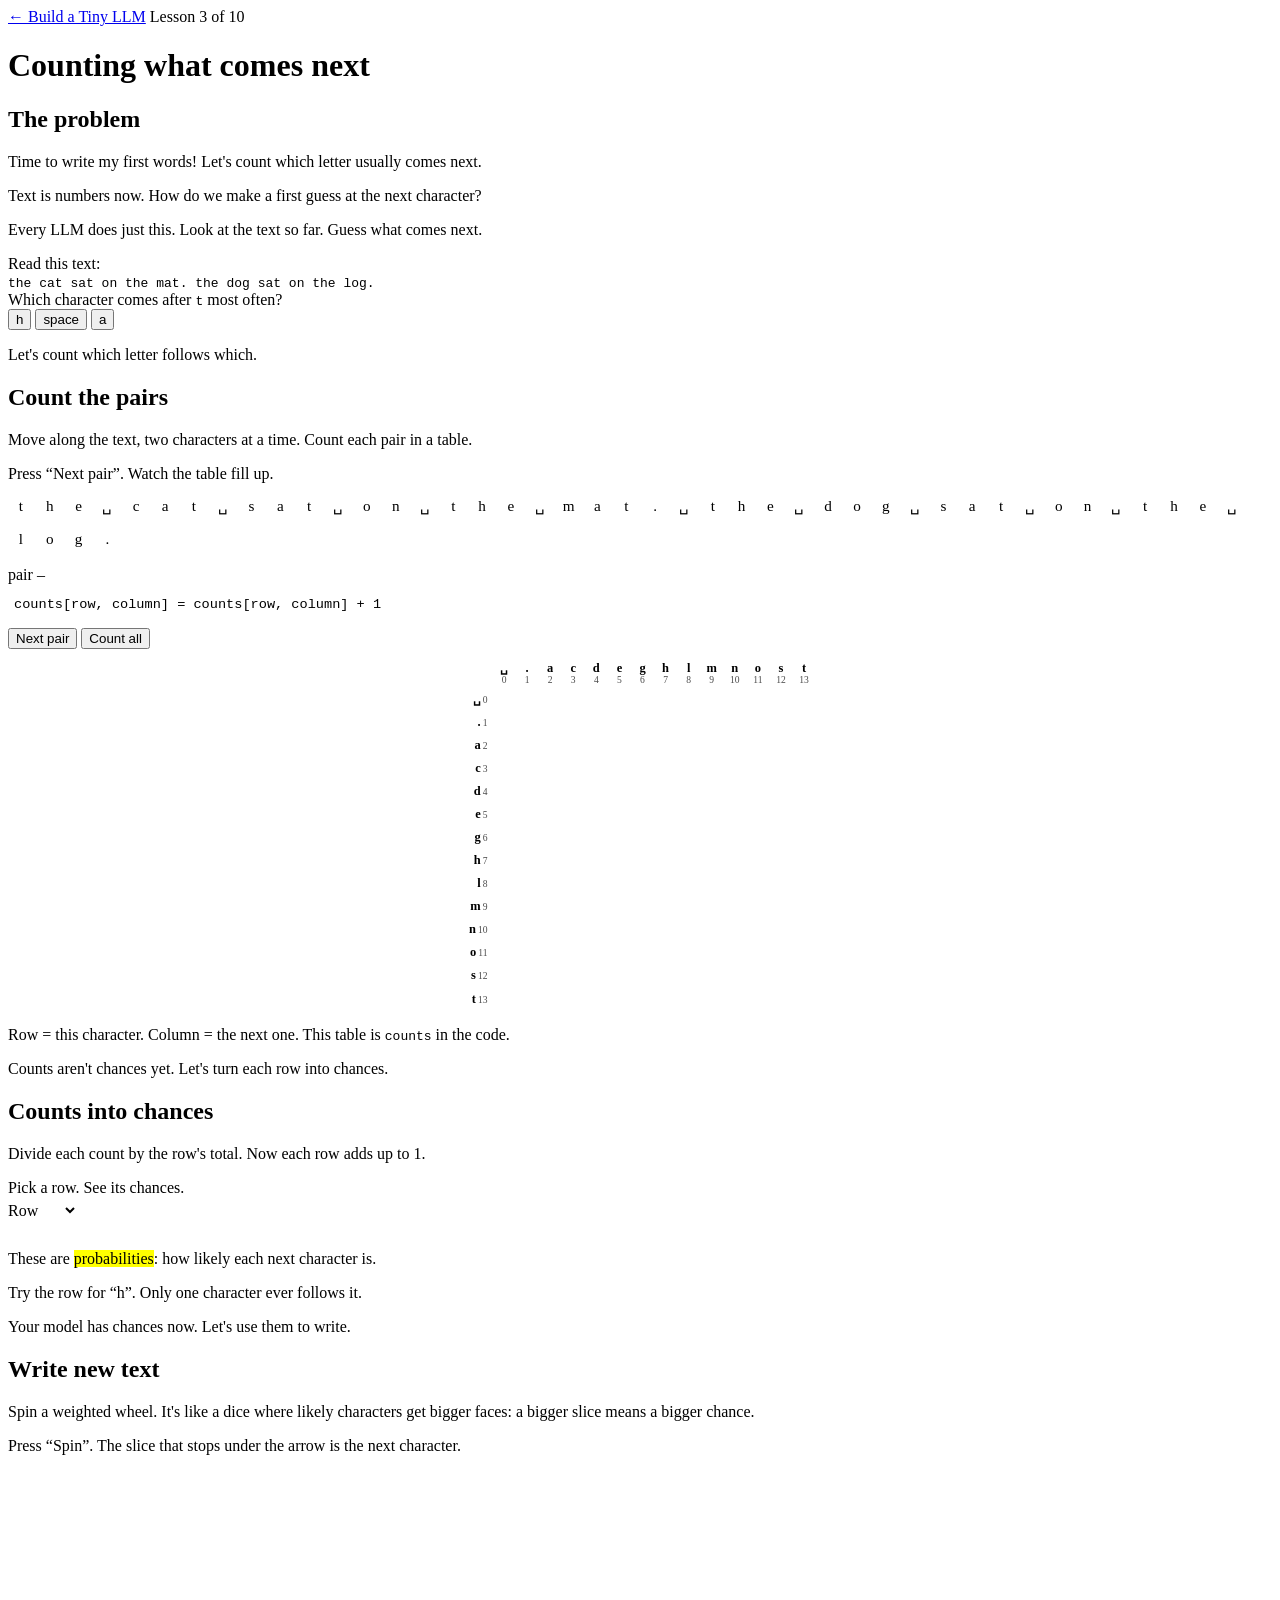
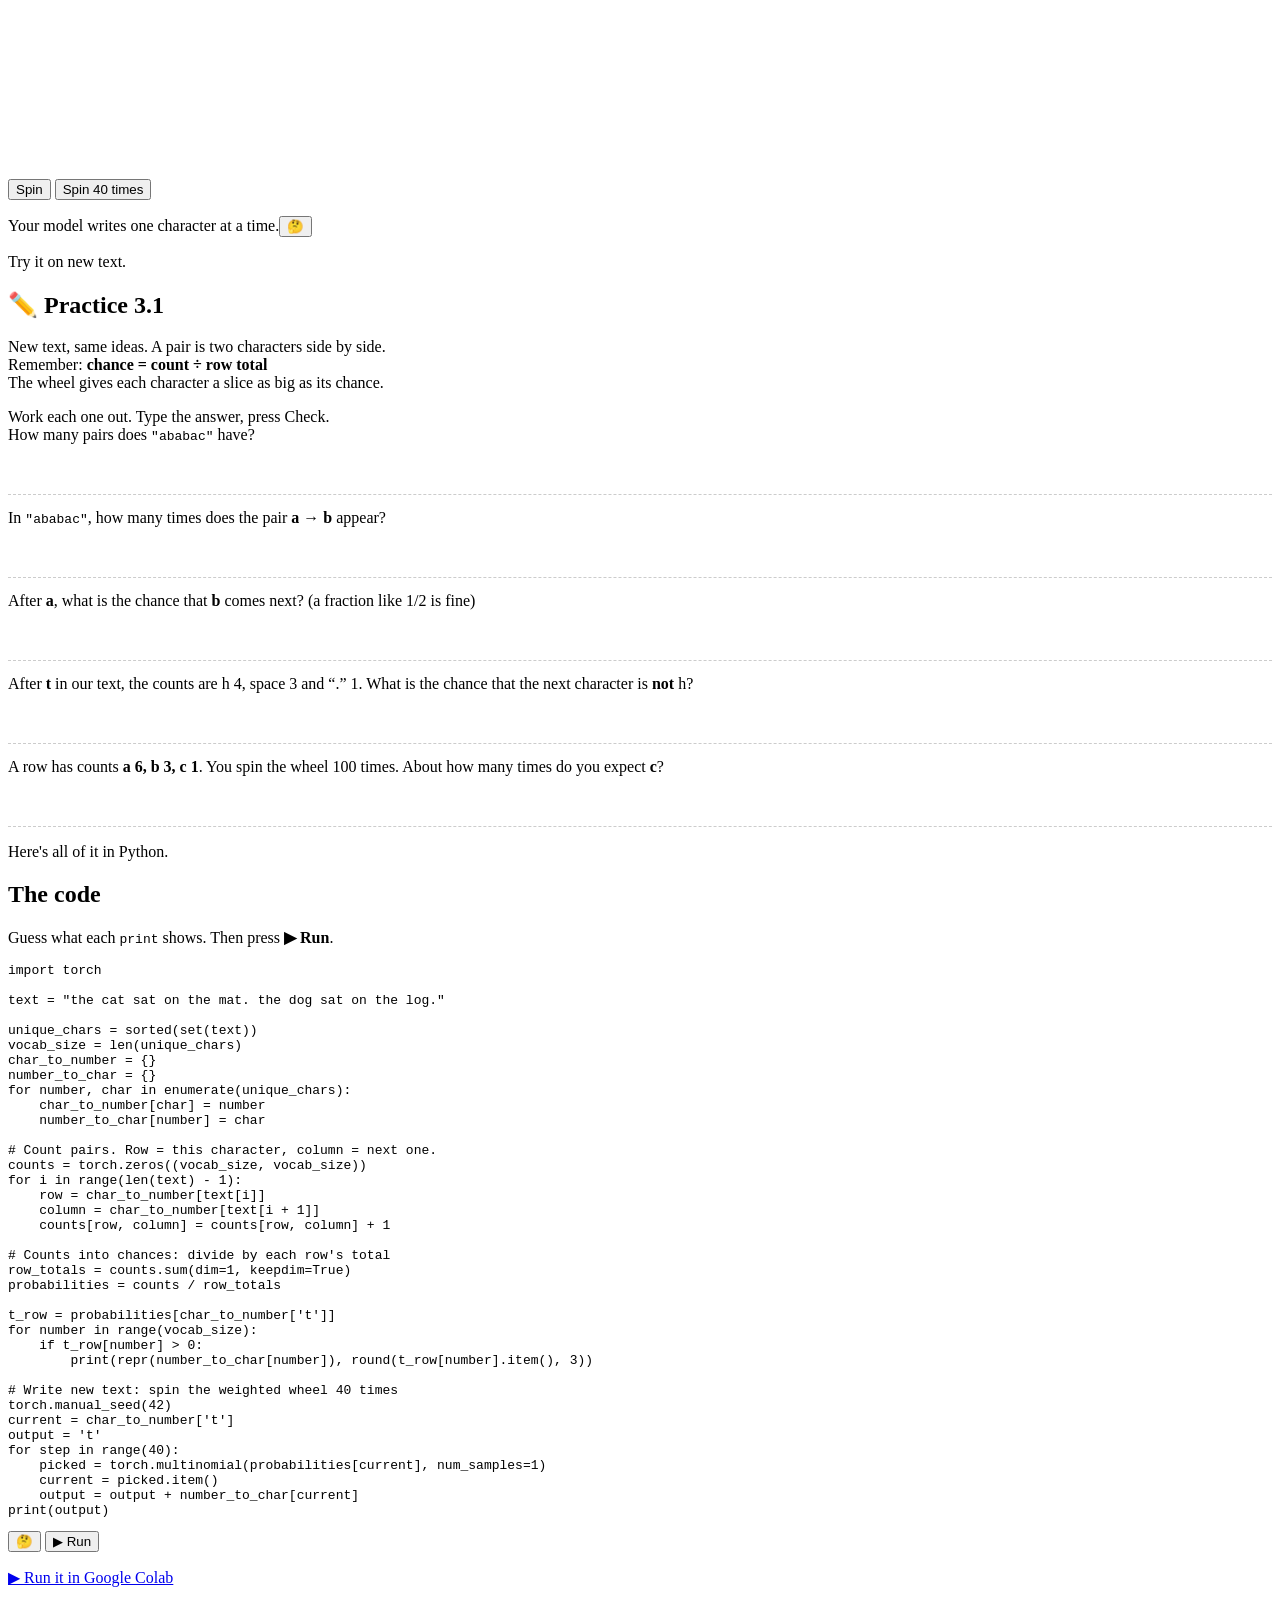
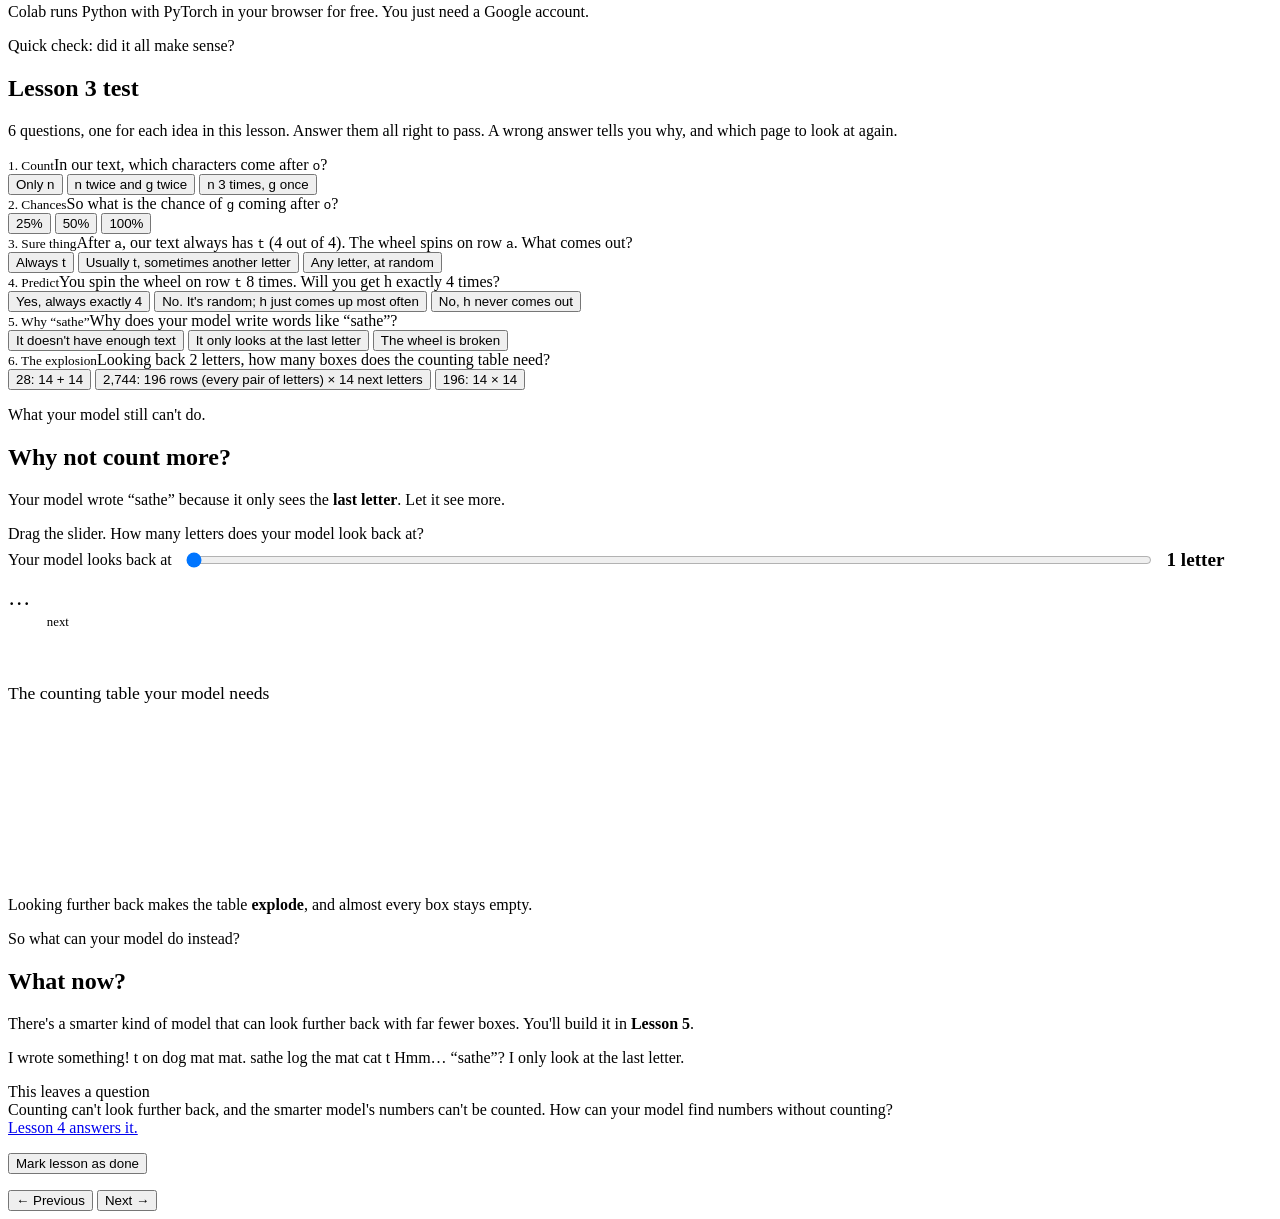
<file: lessons/lesson3.html>
<!doctype html>
<html lang="en">
<head>
<meta charset="utf-8">
<meta name="viewport" content="width=device-width, initial-scale=1">
<title>Counting What Comes Next</title>
<meta name="description" content="Lesson 3 of Build a Tiny LLM: count which character follows which, turn counts into chances, and generate text.">
<link rel="preconnect" href="https://fonts.googleapis.com">
<link rel="preconnect" href="https://fonts.gstatic.com" crossorigin>
<link href="https://fonts.googleapis.com/css2?family=Atkinson+Hyperlegible:wght@400;700&family=JetBrains+Mono:wght@400;600&family=Kalam:wght@400&family=Patrick+Hand&display=swap" rel="stylesheet">
<script>try{if(localStorage.getItem("notebook-theme")==="dark")document.documentElement.setAttribute("data-theme","dark")}catch(e){}</script>
<link rel="stylesheet" href="https://mo-ri-ch.github.io/study-notebook-design/v1/style.css">
<style>
  .strip { display: flex; flex-wrap: wrap; gap: 3px; margin: 8px 0 12px; }
  .ch {
    width: 1.7em; height: 2em; display: grid; place-items: center;
    font-family: var(--mono); font-size: 0.95rem; background: var(--paper);
    border: 1px solid var(--grid); border-radius: 4px;
  }
  .ch.now { background: var(--ink); color: var(--paper); border-color: var(--ink); }
  .ch.next { background: var(--highlight); color: #1A2440; border-color: var(--ink); }
  .ch.done { color: var(--pencil); }
  .pairline { font-family: var(--mono); margin: 4px 0 10px; min-height: 1.5em; }
  select.pick { font: inherit; font-family: var(--mono); padding: 4px 8px; border: 2px solid var(--ink); border-radius: var(--radius); background: var(--paper); color: var(--ink); }
  .probs { display: grid; grid-template-columns: 4.2em 1fr 7.5em; gap: 6px 10px; align-items: center; font-family: var(--mono); font-size: 0.92rem; margin-top: 10px; }
  .probs .track { height: 20px; background: var(--paper); border: 1px solid var(--grid); border-radius: 3px; overflow: hidden; }
  .probs .fill { height: 100%; background: var(--highlight); border-right: 2px solid var(--ink); }
  .probs .math { color: var(--pencil); text-align: right; }
  .written { font-family: var(--mono); font-size: 1.1rem; background: var(--paper); border: 1px solid var(--grid); border-radius: var(--radius); padding: 10px 12px; min-height: 2.6em; word-break: break-all; }
  .codeline { font-size: 0.85rem; margin: -4px 0 10px; min-height: 1.6em; }
  .codeline code { padding: 2px 6px; }
  .codeline .num { background: var(--highlight); color: #1A2440; border-radius: 3px; padding: 0 3px; }
  .table-scroll { overflow-x: auto; margin-top: 12px; }
  table.counts { border-collapse: collapse; font-family: var(--mono); font-size: 0.72rem; margin: 0 auto; }
  table.counts th, table.counts td { width: 1.85em; height: 1.85em; text-align: center; padding: 0; }
  table.counts th { color: var(--pencil); font-weight: 600; font-size: 0.78rem; line-height: 1; }
  table.counts th small { display: block; font-size: 0.6rem; font-weight: 400; opacity: 0.7; }
  table.counts thead th { vertical-align: bottom; padding-bottom: 3px; }
  table.counts tbody th { text-align: right; padding-right: 5px; white-space: nowrap; }
  table.counts tbody th small { display: inline; margin-left: 2px; }
  table.counts td { border: 1px solid var(--grid); color: var(--pencil); background: color-mix(in srgb, var(--hl-orange) calc(var(--heat, 0) * 100%), var(--paper)); cursor: default; }
  table.counts td.some { color: var(--ink); font-weight: 600; }
  table.counts td.zero { color: color-mix(in srgb, var(--pencil) 45%, transparent); }
  table.counts tr.watch th { color: var(--ink); background: var(--hl-yellow); }
  table.counts tr.watch td { border-top: 2px solid var(--ink); border-bottom: 2px solid var(--ink); }
  table.counts th.colnow { color: var(--ink); background: var(--hl-yellow); }
  table.counts td.now { outline: 3px solid var(--ink); outline-offset: -2px; animation: bump 0.5s ease; }
  table.counts tbody th { cursor: pointer; }
  @keyframes bump { 0% { transform: scale(1.5); } 100% { transform: scale(1); } }
  @media (prefers-reduced-motion: reduce) { table.counts td.now { animation: none; } }
  .spin-area { display: flex; gap: 28px; align-items: center; flex-wrap: wrap; margin: 6px 0 12px; }
  .wheel-box { position: relative; width: 230px; height: 230px; flex: 0 0 auto; }
  .wheel { width: 100%; height: 100%; transform-origin: 50% 50%; }
  .wheel.spinning { transition: transform var(--spin, 2.4s) cubic-bezier(0.15, 0.7, 0.2, 1); }
  .wheel path, .wheel circle.slice { stroke: var(--ink); stroke-width: 1.5; }
  .wheel text { font-family: var(--mono); font-size: 15px; font-weight: 700; fill: #1A2440; text-anchor: middle; dominant-baseline: central; }
  .wheel .win { stroke-width: 4; }
  .pointer { position: absolute; top: -6px; left: 50%; transform: translateX(-50%); width: 0; height: 0; z-index: 2;
    border-left: 13px solid transparent; border-right: 13px solid transparent; border-top: 24px solid var(--ink); }
  .spin-info { flex: 1; min-width: 220px; }
  .spin-title { font-family: var(--head); font-size: 1.2rem; margin-bottom: 8px; }
  .legend { display: grid; grid-template-columns: auto 1fr auto; gap: 4px 10px; align-items: center; font-family: var(--mono); font-size: 0.9rem; }
  .legend .sw { width: 14px; height: 14px; border: 1.5px solid var(--ink); border-radius: 3px; }
  .legend .pct { color: var(--pencil); text-align: right; }
  .legend span { justify-self: start; }
  .legend .pct { justify-self: end; }
  .legend .won { font-weight: 700; background: var(--hl-yellow); color: #1A2440; padding: 0 4px; border-radius: 3px; }
  .spin-code { font-family: var(--mono); font-size: 0.8rem; margin-top: 12px; color: var(--pencil); min-height: 2.6em; }
  .spin-code b { color: var(--ink); }
  .look-row { display: flex; align-items: center; gap: 12px; flex-wrap: wrap; margin: 6px 0 14px; }
  .look-row input { flex: 1; min-width: 160px; }
  .look-row b { font-family: var(--head); font-size: 1.2rem; min-width: 5.5em; }
  .sees { font-family: var(--mono); font-size: 1.4rem; margin: 4px 0 4px; color: var(--pencil); }
  .sees #seesBefore { white-space: pre; }
  .sees #seesText { background: var(--hl-yellow); color: #1A2440; padding: 0 4px; border-radius: 4px; white-space: pre; }
  .sees .next-box { display: inline-flex; flex-direction: column; align-items: center; vertical-align: top; margin-left: 6px; }
  .sees .next-slot { width: 1.2em; height: 1.35em; border: 2px dashed var(--ink); border-radius: 4px; }
  .sees .next-label { font-family: var(--head); font-size: 0.8rem; color: var(--ink); line-height: 1.2; }
  .sees-note { font-size: 0.95rem; min-height: 1.5em; margin-bottom: 14px; }
  .grow-label { margin: 26px 0 8px; font-family: var(--head); font-size: 1.1rem; }
  .grow { font-family: var(--mono); font-size: 1rem; line-height: 1.9; }
  .grow .why { font-family: var(--body, inherit); color: var(--pencil); font-size: 0.9rem; }
  .grow .total { font-weight: 700; white-space: nowrap; }
  .grow .total.huge { color: var(--redpen); }
  .grow-example { margin-top: 6px; font-size: 0.95rem; }
  .dots-label { margin: 26px 0 8px; font-size: 0.95rem; }
  .dots { display: block; margin: 18px auto 0; }
  .dots-label { margin-bottom: 0; }
  .cube-wrap { position: relative; overflow-x: clip; }
  /* The frame is the size of the flat table; the cube may reach past it while you turn it */
  .cube-frame { position: relative; margin: 18px auto 0; touch-action: none; cursor: grab; }
  .cube-frame:active { cursor: grabbing; }
  .cube { position: absolute; pointer-events: none; }
  .cube-tip { position: absolute; pointer-events: none; padding: 4px 8px; font-family: var(--mono); font-size: 0.85rem; white-space: nowrap;
    background: var(--note-yellow); color: var(--ink, #1A2440); border: 1px solid color-mix(in srgb, var(--ink) 25%, transparent); border-radius: 4px; }
  .cube-hint { text-align: center; color: var(--pencil); font-size: 0.85rem; margin: 6px 0 0; }
  .dots-none { font-size: 0.95rem; color: var(--pencil); margin: 4px 0; }
  .dots-count { font-size: 0.95rem; margin: 14px 0 0; }
    background: var(--ink); color: var(--paper); font-family: var(--head); font-size: 0.9rem; }
  .written .last { background: var(--highlight); color: #1A2440; }
</style>
</head>
<body data-pen="purple">
<div class="wrap">
  <header class="topbar">
    <a class="home" href="../">← Build a Tiny LLM</a>
    <span class="where">Lesson 3 of 10</span>
  </header>

  <main data-paged>
    <div class="paged-head">
      <h1>Counting what comes next</h1>
      <div class="progress" aria-label="Lesson parts"></div>
    </div>

    <!-- 1 -->
    <section class="part" data-title="The problem">
      <h2>The problem</h2>
      <p class="neo-say">Time to write my first words! Let's count which letter usually comes next.</p>
      <p class="say">Text is numbers now. How do we make a first guess at the next character?</p>
      <p class="say">Every LLM does just this. Look at the text so far. Guess what comes next.</p>
      <div class="quiz" data-right="Yes. You counted in your head. Now let's teach the computer to count.">
        <div class="q">Read this text:<br><code>the cat sat on the mat. the dog sat on the log.</code><br>Which character comes after <code>t</code> most often?</div>
        <div class="options">
          <button data-right>h</button>
          <button data-why="Space comes after t 3 times. Something else comes 4 times.">space</button>
          <button data-why="“a” never comes after t here. Look at “the”.">a</button>
        </div>
        <div class="feedback"></div>
      </div>
      <p class="hook">Let's count which letter follows which.</p>
    </section>

    <!-- 2 -->
    <section class="part" data-title="Count the pairs">
      <h2>Count the pairs</h2>
      <p class="say">Move along the text, two characters at a time. Count each pair in a table.</p>
      <div class="activity">
        <div class="do">Press “Next pair”. Watch the table fill up.</div>
        <div class="strip" id="strip"></div>
        <div class="pairline" id="pairline">pair –</div>
        <div class="codeline" id="codeline"><code>counts[row, column] = counts[row, column] + 1</code></div>
        <div class="row">
          <button class="primary" id="nextPair">Next pair</button>
          <button id="allPairs">Count all</button>
        </div>
        <div class="table-scroll"><table class="counts" id="countsTable" aria-label="The counts table"></table></div>
      </div>
      <p class="say">Row = this character. Column = the next one. This table is <code>counts</code> in the code.</p>
      <p class="hook">Counts aren't chances yet. Let's turn each row into chances.</p>
    </section>

    <!-- 3 -->
    <section class="part" data-title="Counts into chances">
      <h2>Counts into chances</h2>
      <p class="say">Divide each count by the row's total. Now each row adds up to 1.</p>
      <p class="our-text" id="ourTextRow" data-live></p>
      <div class="activity">
        <div class="do">Pick a row. See its chances.</div>
        <label>Row <select class="pick" id="probRow"></select></label>
        <div class="probs" id="probs"></div>
      </div>
      <p class="say">These are <mark>probabilities</mark>: how likely each next character is.</p>
      <p class="note">Try the row for “h”. Only one character ever follows it.</p>
      <p class="hook">Your model has chances now. Let's use them to write.</p>
    </section>

    <!-- 4 -->
    <section class="part" data-title="Write new text">
      <h2>Write new text</h2>
      <p class="say">Spin a weighted wheel. It's like a dice where likely characters get bigger faces: a bigger slice means a bigger chance.</p>
      <div class="activity">
        <div class="do">Press “Spin”. The slice that stops under the arrow is the next character.</div>
        <div class="spin-area">
          <div class="wheel-box">
            <div class="pointer" aria-hidden="true"></div>
            <svg class="wheel" id="wheel" viewBox="-110 -110 220 220" aria-hidden="true"></svg>
          </div>
          <div class="spin-info">
            <div class="spin-title" id="spinTitle"></div>
            <div class="legend" id="legend"></div>
            <div class="spin-code" id="spinCode"></div>
          </div>
        </div>
        <div class="written" id="written" aria-live="polite"></div>
        <div class="row" style="margin-top:10px">
          <button class="primary" id="roll1">Spin</button>
          <button id="roll40">Spin 40 times</button>
        </div>
      </div>
      <p class="say" style="position:relative">Your model writes one character at a time.<button class="doubt" type="button" data-peek-from="satheDoubt" aria-label="Why does it write “sathe”?">🤔</button></p>
      <div hidden id="satheDoubt"><b>🤔 Why does it write “sathe”?</b>
        <p style="margin:6px 0 0">The model only looks at 1 character, so it can't tell it already finished “sat”. After t, “h” is likely, so it writes “sathe”.</p>
        <p style="margin:6px 0 0">Real LLMs write exactly like this too: one piece at a time.</p>
      </div>
      <p class="hook">Try it on new text.</p>
    </section>

    <section class="part" data-nonum data-title="✏️ Practice 3.1">
      <h2>✏️ Practice 3.1</h2>
      <p class="say">New text, same ideas. A pair is two characters side by side.<br>Remember: <b class="eqbox">chance = count ÷ row total</b><br>The wheel gives each character a slice as big as its chance.</p>
      <div class="activity">
        <div class="do"><span data-peek="Take a pen and paper, or use the ✎ pen on this page, and write each step. It sticks better than guessing.">Work each one out.</span> Type the answer, press Check.</div>
        <div class="pq" data-ans="5" data-tol="0.1" data-hint="A pair is two characters side by side. Slide along the text: ab, ba, …" data-work="ab, ba, ab, ba, ac: 5 pairs. A text of 6 characters has 5 pairs.">
          <div class="pq-q">How many pairs does <code>"ababac"</code> have?</div>
          <div class="pq-in"><input type="text" inputmode="decimal" autocomplete="off" aria-label="Your answer"><button class="primary pq-check" type="button" hidden>Check</button></div>
          <div class="pq-fb" aria-live="polite"></div>
        </div>
        <div class="pq" data-ans="2" data-tol="0.1" data-hint="Slide along two characters at a time and count the “ab”s." data-work="ab, ba, ab, ba, ac: “ab” appears 2 times.">
          <div class="pq-q">In <code>"ababac"</code>, how many times does the pair <b>a → b</b> appear?</div>
          <div class="pq-in"><input type="text" inputmode="decimal" autocomplete="off" aria-label="Your answer"><button class="primary pq-check" type="button" hidden>Check</button></div>
          <div class="pq-fb" aria-live="polite"></div>
        </div>
        <div class="pq" data-ans="2/3" data-tol="0.01" data-hint="Count what follows a: b twice, c once. Divide b's count by the row's total." data-work="Row a: b 2, c 1, total 3. b: 2 ÷ 3 = 2/3.">
          <div class="pq-q">After <b>a</b>, what is the chance that <b>b</b> comes next? (a fraction like 1/2 is fine)</div>
          <div class="pq-in"><input type="text" inputmode="decimal" autocomplete="off" aria-label="Your answer"><button class="primary pq-check" type="button" hidden>Check</button></div>
          <div class="pq-fb" aria-live="polite"></div>
        </div>
        <div class="pq" data-ans="0.5" data-tol="0.01" data-hint="The row total is 8. Add up the counts that are not h." data-work="Not h: 3 + 1 = 4 out of 8 = 0.5.">
          <div class="pq-q">After <b>t</b> in our text, the counts are h 4, space 3 and “.” 1. What is the chance that the next character is <b>not</b> h?</div>
          <div class="pq-in"><input type="text" inputmode="decimal" autocomplete="off" aria-label="Your answer"><button class="primary pq-check" type="button" hidden>Check</button></div>
          <div class="pq-fb" aria-live="polite"></div>
        </div>
        <div class="pq" data-ans="10" data-tol="1" data-hint="First find c's chance, then take that share of 100 spins." data-work="Total 10, so c has 1/10. 1/10 of 100 spins = about 10.">
          <div class="pq-q">A row has counts <b>a 6, b 3, c 1</b>. You spin the wheel 100 times. About how many times do you expect <b>c</b>?</div>
          <div class="pq-in"><input type="text" inputmode="decimal" autocomplete="off" aria-label="Your answer"><button class="primary pq-check" type="button" hidden>Check</button></div>
          <div class="pq-fb" aria-live="polite"></div>
        </div>
      </div>
      <p class="hook">Here's all of it in Python.</p>
    </section>

    <!-- 5 -->
    <section class="part" data-title="The code">
      <h2>The code</h2>
      <p class="say">Guess what each <code>print</code> shows. Then press <b>▶ Run</b>.</p>
<pre><code>import torch

text = "the cat sat on the mat. the dog sat on the log."

unique_chars = sorted(set(text))
vocab_size = len(unique_chars)
char_to_number = {}
number_to_char = {}
for number, char in enumerate(unique_chars):
    char_to_number[char] = number
    number_to_char[number] = char

<span class="c"># Count pairs. Row = this character, column = next one.</span>
counts = torch.zeros((vocab_size, vocab_size))
for i in range(len(text) - 1):
    row = char_to_number[text[i]]
    column = char_to_number[text[i + 1]]
    counts[row, column] = counts[row, column] + 1

<span class="c"># Counts into chances: divide by each row's total</span>
row_totals = counts.sum(dim=1, keepdim=True)
probabilities = counts / row_totals

t_row = probabilities[char_to_number['t']]
for number in range(vocab_size):
    if t_row[number] &gt; 0:
        print(repr(number_to_char[number]), round(t_row[number].item(), 3))

<span class="c"># Write new text: spin the weighted wheel 40 times</span>
torch.manual_seed(42)
current = char_to_number['t']
output = 't'
for step in range(40):
    picked = torch.multinomial(probabilities[current], num_samples=1)
    current = picked.item()
    output = output + number_to_char[current]
print(output)</code></pre>
      <div class="run-area" style="position:relative">
        <button class="doubt" type="button" data-peek-from="codePeek" aria-label="What do sum(dim=1, keepdim=True) and multinomial do?">🤔</button>
        <button class="run-code" type="button" aria-expanded="false">▶ Run</button>
        <div class="terminal" hidden><div class="term-bar">Terminal</div><pre class="term-out"><span class="prompt">$ python lesson3.py</span>
' ' 0.375
'.' 0.125
'h' 0.5
t on dog mat mat. sathe log the mat cat t</pre></div>
      </div>
      <div hidden id="codePeek"><b>🤔 What do <code>sum(dim=1, keepdim=True)</code> and <code>multinomial</code> do?</b>
        <p style="margin:8px 0 0"><code>sum(dim=1)</code> adds up each <b>row</b>. Row <code>t</code>: 3 + 1 + 4 = 8.</p>
        <p style="margin:6px 0 0"><code>keepdim=True</code> keeps those totals as a column, one per row, so each row is divided by its own total: <span style="white-space:nowrap">3 ÷ 8,</span> <span style="white-space:nowrap">1 ÷ 8,</span> <span style="white-space:nowrap">4 ÷ 8.</span></p>
        <p style="margin:6px 0 0"><code>multinomial</code> is the weighted wheel: it picks 1 character, and bigger chances get picked more often.</p>
      </div>
      <p class="run-links">
        <a class="btn primary" href="https://colab.research.google.com/github/mo-ri-ch/build-an-llm-from-scratch/blob/main/notebooks/lesson3.ipynb" target="_blank" rel="noopener">▶ Run it in Google Colab</a>
      </p>
      <p class="muted-note">Colab runs Python with PyTorch in your browser for free. You just need a Google account.</p>
      <p class="hook">Quick check: did it all make sense?</p>
    </section>

    <!-- 6 -->
    <section class="part" data-title="Lesson test">
      <h2>Lesson 3 test</h2>
      <p class="say">6 questions, one for each idea in this lesson. Answer them all right to pass. A wrong answer tells you why, and which page to look at again.</p>
      <div class="test" data-test="3">
        <div class="quiz" data-page="lesson3.html#2" data-topic="Count the pairs" data-right="Right. “on” (twice), “dog”, “log”: n 2 times, g 2 times.">
          <div class="q"><small>1. Count</small>In our text, which characters come after <code>o</code>?</div>
          <div class="options">
            <button data-why="Look at “dog” and “log” too.">Only n</button>
            <button data-right>n twice and g twice</button>
            <button data-why="Count again: “on” twice, “dog” and “log” once each.">n 3 times, g once</button>
          </div>
          <div class="feedback"></div>
        </div>
        <div class="quiz" data-page="lesson3.html#3" data-topic="Counts into chances" data-right="Right. 2 out of 4 = 2 ÷ 4 = 0.5 = 50%.">
          <div class="q"><small>2. Chances</small>So what is the chance of <code>g</code> coming after <code>o</code>?</div>
          <div class="options">
            <button data-why="There are only 4 pairs after o, and 2 of them are g.">25%</button>
            <button data-right>50%</button>
            <button data-why="n also comes after o, so g can't be certain.">100%</button>
          </div>
          <div class="feedback"></div>
        </div>
        <div class="quiz" data-page="lesson3.html#4" data-topic="Write new text" data-right="Right. t's chance is 100%, so the whole wheel is t.">
          <div class="q"><small>3. Sure thing</small>After <code>a</code>, our text always has <code>t</code> (4 out of 4). The wheel spins on row <code>a</code>. What comes out?</div>
          <div class="options">
            <button data-right>Always t</button>
            <button data-why="t has the whole wheel: 100%. No other letter has a slice.">Usually t, sometimes another letter</button>
            <button data-why="The wheel isn't fair: slices match the chances, and t has all of it.">Any letter, at random</button>
          </div>
          <div class="feedback"></div>
        </div>
        <div class="quiz" data-page="lesson3.html#4" data-topic="Write new text" data-right="Right. h has the biggest slice, so it wins most often, but each spin is random.">
          <div class="q"><small>4. Predict</small>You spin the wheel on row <code>t</code> 8 times. Will you get h exactly 4 times?</div>
          <div class="options">
            <button data-why="The wheel is random. 50% means h comes up about half the time, not exactly.">Yes, always exactly 4</button>
            <button data-right>No. It's random; h just comes up most often</button>
            <button data-why="h has the biggest slice (50%), so it comes out most often.">No, h never comes out</button>
          </div>
          <div class="feedback"></div>
        </div>
        <div class="quiz" data-page="lesson3.html#8" data-topic="Why not count more?" data-right="Right. After “sat”, it sees only “t”, and after t, h is likely, so it writes “sathe”.">
          <div class="q"><small>5. Why “sathe”</small>Why does your model write words like “sathe”?</div>
          <div class="options">
            <button data-why="More text wouldn't fix it. The problem is how much it looks at.">It doesn't have enough text</button>
            <button data-right>It only looks at the last letter</button>
            <button data-why="The wheel works. After “t”, h really is common (“the”).">The wheel is broken</button>
          </div>
          <div class="feedback"></div>
        </div>
        <div class="quiz" data-page="lesson3.html#8" data-topic="Why not count more?" data-right="Right. 14 × 14 = 196 rows, each with 14 next letters: 2,744 boxes, and almost all stay empty.">
          <div class="q"><small>6. The explosion</small>Looking back 2 letters, how many boxes does the counting table need?</div>
          <div class="options">
            <button data-why="The table multiplies: every pair of letters needs its own row.">28: 14 + 14</button>
            <button data-right>2,744: 196 rows (every pair of letters) × 14 next letters</button>
            <button data-why="That's for 1 letter. With 2 letters, each pair of letters needs its own row.">196: 14 × 14</button>
          </div>
          <div class="feedback"></div>
        </div>
      </div>
      <p class="hook">What your model still can't do.</p>
    </section>

    <!-- 7 -->
    <section class="part" data-title="Why not count more?">
      <h2>Why not count more?</h2>
      <p class="say">Your model wrote “sathe” because it only sees the <b>last letter</b>. Let it see more.</p>
      <div class="activity">
        <div class="do">Drag the slider. How many letters does your model look back at?</div>
        <div class="look-row">
          <label for="lookBack">Your model looks back at</label>
          <input type="range" class="ink" id="lookBack" min="1" max="6" value="1">
          <b id="lookN">1 letter</b>
        </div>
        <div class="sees">…<span id="seesBefore"></span><span id="seesText"></span><span class="next-box" title="The next letter your model has to guess"><span class="next-slot"></span><span class="next-label">next</span></span></div>
        <div class="sees-note" id="seesNote"></div>
        <div class="grow-label">The counting table your model needs</div>
        <div class="grow" id="grow"></div>
        <div class="dots-label" id="dotsLabel"></div>
        <canvas class="dots" id="dots" aria-label="One dot per box in the table; green dots are boxes our text fills"></canvas>
        <div class="cube-wrap" id="cubeWrap" hidden>
          <div class="cube-frame" id="cubeFrame" role="img" aria-label="The counting table as a cube: second-last letter, last letter, next letter. Drag to turn it.">
            <canvas class="cube" id="cube"></canvas>
            <div class="cube-tip" id="cubeTip" hidden></div>
          </div>
          <p class="cube-hint">Drag to turn the cube. Hover over (or tap) a green dot.</p>
        </div>
        <p class="dots-none" id="dotsNone" hidden></p>
        <p class="dots-count" id="dotsCount"></p>
      </div>
      <p class="say">Looking further back makes the table <b>explode</b>, and almost every box stays empty.</p>
      <p class="hook">So what can your model do instead?</p>
    </section>

    <!-- 8 -->
    <section class="part" data-title="What now?">
      <h2>What now?</h2>
      <p class="say">There's a smarter kind of model that can look further back with far fewer boxes. You'll build it in <b>Lesson 5</b>.</p>
    
      <p class="neo-say">I wrote something! <span class="neo-writing">t on dog mat mat. sathe log the mat cat t</span> Hmm… “sathe”? I only look at the last letter.</p>
      <div class="open-question">
        <div>This leaves a question</div>
        <div class="big">Counting can't look further back, and the smarter model's numbers can't be counted. How can your model find numbers without counting?</div>
        <div><a href="lesson4.html">Lesson 4 answers it.</a></div>
      </div>
      <p><button class="done-toggle" data-done="3">Mark lesson as done</button></p>
    </section>
  </main>
</div>

<nav class="pagebar" aria-label="Move between parts">
  <div class="inner">
    <button data-page-back>← Previous</button>
    <span data-page-label></span>
    <button class="primary" data-page-next>Next →</button>
  </div>
</nav>

<script src="../assets/tinylm.js?v=202610151417"></script>
<script src="../assets/course.js?v=202611124"></script>
<script src="../assets/practice.js?v=2"></script>
<script src="https://mo-ri-ch.github.io/study-notebook-design/v1/common.js"></script>
<script src="https://mo-ri-ch.github.io/study-notebook-design/v1/pen.js"></script>
<script src="https://mo-ri-ch.github.io/study-notebook-design/v1/guide.js"></script>
<script src="https://mo-ri-ch.github.io/study-notebook-design/v1/codewalk.js"></script>
<script>
const model = new OneCharModel();          // gives us the full counts: model.timesCorrect
const COUNTS = model.timesCorrect;          // COUNTS[row][col]
const TOTALS = model.timesUsed;             // TOTALS[row]
const N = CHAR_TO_NUMBER;

function fillRowSelect(sel, chosen) {
  CHARS.forEach((c, i) => {
    const o = document.createElement("option");
    o.value = i; o.textContent = showChar(c);
    if (c === chosen) o.selected = true;
    sel.appendChild(o);
  });
}

// ---------- Part 2: finger along the text ----------
(function pairs() {
  const strip = document.getElementById("strip");
  const line = document.getElementById("pairline");
  let watchRow = -1;   // click a row's letter to highlight it (click again to clear)
  Array.from(TEXT).forEach(c => {
    const d = document.createElement("div");
    d.className = "ch"; d.textContent = c === " " ? "␣" : c;
    strip.appendChild(d);
  });
  const cells = Array.from(strip.children);
  let counts, pos;

  function reset() {
    counts = Array.from({ length: VOCAB }, () => new Array(VOCAB).fill(0));
    pos = 0;
    render(-1);
  }
  // The whole table: one row and one column for every character
  const table = document.getElementById("countsTable");
  const codeline = document.getElementById("codeline");
  const label = c => c === " " ? "␣" : c;
  let head = "<thead><tr><th></th>";
  CHARS.forEach((c, k) => { head += `<th title="column ${k}: ${showChar(c)}">${label(c)}<small>${k}</small></th>`; });
  head += "</tr></thead><tbody>";
  CHARS.forEach((c, r) => {
    head += `<tr data-row="${r}"><th title="row ${r}: ${showChar(c)} (click to highlight)">${label(c)}<small>${r}</small></th>`;
    CHARS.forEach((_, k) => { head += `<td data-r="${r}" data-k="${k}"></td>`; });
    head += "</tr>";
  });
  table.innerHTML = head + "</tbody>";
  const tds = Array.from(table.querySelectorAll("td"));
  table.querySelectorAll("tbody th").forEach(th => th.addEventListener("click", () => {
    const r = +th.parentElement.dataset.row;
    watchRow = watchRow === r ? -1 : r; render(pos - 1);
  }));

  function render(i) {
    cells.forEach((c, k) => {
      c.className = "ch" + (k === i ? " now" : k === i + 1 ? " next" : k < i ? " done" : "");
    });
    line.textContent = i < 0 ? "pair –" :
      `pair ${i + 1} of ${TEXT.length - 1}:  ${showChar(TEXT[i])} → ${showChar(TEXT[i + 1])}`;
    const nowR = i < 0 ? -1 : N[TEXT[i]], nowK = i < 0 ? -1 : N[TEXT[i + 1]];
    codeline.innerHTML = i < 0
      ? "<code>counts[row, column] = counts[row, column] + 1</code>"
      : `<code>counts[<span class="num">${nowR}</span>, <span class="num">${nowK}</span>] = ${counts[nowR][nowK] - 1} + 1</code>  <span style="color:var(--pencil)">row ${nowR} is ${showChar(TEXT[i])}, column ${nowK} is ${showChar(TEXT[i + 1])}</span>`;
    let most = 1;
    counts.forEach(rw => rw.forEach(v => { if (v > most) most = v; }));
    tds.forEach(td => {
      const r = +td.dataset.r, k = +td.dataset.k, v = counts[r][k];
      td.textContent = v;
      td.className = (v ? "some" : "zero") + (r === nowR && k === nowK ? " now" : "");
      td.style.setProperty("--heat", (v / most * 0.85).toFixed(2));
      td.title = `counts[${r}, ${k}]: ${showChar(CHARS[r])} → ${showChar(CHARS[k])} seen ${v} time${v === 1 ? "" : "s"}`;
    });
    table.querySelectorAll("tbody tr").forEach(tr => tr.classList.toggle("watch", +tr.dataset.row === watchRow));
    table.querySelectorAll("thead th").forEach((th, k) => th.classList.toggle("colnow", k - 1 === nowK));
  }
  function step() {
    if (pos >= TEXT.length - 1) return;
    counts[N[TEXT[pos]]][N[TEXT[pos + 1]]] += 1;
    render(pos);
    pos += 1;
  }
  document.getElementById("nextPair").onclick = step;
  document.getElementById("allPairs").onclick = () => { while (pos < TEXT.length - 1) step(); };
  addReset(strip, () => { watchRow = -1; reset(); });
  reset();
})();

// ---------- Part 3: counts into chances ----------
(function chances() {
  const sel = document.getElementById("probRow");
  const box = document.getElementById("probs");
  fillRowSelect(sel, "t");
  function render() {
    const row = Number(sel.value);
    const total = TOTALS[row];
    markOurText(document.getElementById("ourTextRow"), { after: CHARS[row] });
    box.innerHTML = "";
    if (!total) { box.innerHTML = '<span></span><span style="color:var(--pencil)">Nothing comes after this character.</span><span></span>'; return; }
    CHARS.forEach((c, k) => {
      const n = COUNTS[row][k];
      if (!n) return;
      const p = n / total;
      box.innerHTML += `<span>${showChar(c)}</span><span class="track"><div class="fill" style="width:${(p * 100).toFixed(1)}%"></div></span><span class="math">${n} ÷ ${total} = ${p.toFixed(3)}</span>`;
    });
  }
  sel.onchange = render;
  addReset(box, () => { sel.value = CHAR_TO_NUMBER["t"]; render(); });
  render();
})();

// ---------- Part 4: the weighted wheel ----------
(function generate() {
  const wheel = document.getElementById("wheel");
  const written = document.getElementById("written");
  const legend = document.getElementById("legend");
  const title = document.getElementById("spinTitle");
  const code = document.getElementById("spinCode");
  const roll1 = document.getElementById("roll1"), roll40 = document.getElementById("roll40");
  const quick = window.matchMedia("(prefers-reduced-motion: reduce)").matches;
  const COLORS = ["#FFE45C", "#9EF0B4", "#FFB1C8", "#B7D7FF", "#FFC380", "#D9C2FF", "#C7F0F0", "#F5D0A9"];
  let text = "t", rotation = 0, busy = false, stopAll = false, slices = [], gen = 0;

  function chancesFor(c) {
    const row = N[c];
    return COUNTS[row].map(n => TOTALS[row] ? n / TOTALS[row] : 0);
  }
  const esc = t => t.replace(/&/g, "&amp;").replace(/</g, "&lt;");
  const label = c => c === " " ? "␣" : c;

  // Draw the wheel for the last character: one slice per possible next character
  function drawWheel() {
    const last = text[text.length - 1];
    const ch = chancesFor(last);
    slices = [];
    let start = 0, color = 0;
    ch.forEach((p, k) => { if (p > 0) { slices.push({ k, p, a0: start, a1: start + p * 360, color: COLORS[color++ % COLORS.length] }); start += p * 360; } });
    let svg = "";
    slices.forEach(sl => {
      if (sl.p >= 0.9999) {
        svg += `<circle class="slice" data-k="${sl.k}" r="100" fill="${sl.color}"></circle>`;
      } else {
        const r = 100, rad = d => (d - 90) * Math.PI / 180;
        const x0 = r * Math.cos(rad(sl.a0)), y0 = r * Math.sin(rad(sl.a0));
        const x1 = r * Math.cos(rad(sl.a1)), y1 = r * Math.sin(rad(sl.a1));
        const big = sl.a1 - sl.a0 > 180 ? 1 : 0;
        svg += `<path data-k="${sl.k}" d="M0 0 L${x0.toFixed(2)} ${y0.toFixed(2)} A${r} ${r} 0 ${big} 1 ${x1.toFixed(2)} ${y1.toFixed(2)} Z" fill="${sl.color}"></path>`;
      }
      if (sl.p >= 0.06) {
        const mid = ((sl.a0 + sl.a1) / 2 - 90) * Math.PI / 180, rr = sl.p >= 0.9999 ? 0 : 64;
        svg += `<text x="${(rr * Math.cos(mid)).toFixed(1)}" y="${(rr * Math.sin(mid)).toFixed(1)}">${esc(label(CHARS[sl.k]))}</text>`;
      }
    });
    wheel.innerHTML = svg;
    wheel.classList.remove("spinning");
    rotation = 0;
    wheel.style.transform = "rotate(0deg)";
    title.innerHTML = `After <b>${esc(showChar(last))}</b>, the chances are:`;
    legend.innerHTML = slices.map(sl =>
      `<span class="sw" style="background:${sl.color}"></span><span data-k="${sl.k}">${esc(showChar(CHARS[sl.k]))}</span><span class="pct">${Math.round(sl.p * 1000) / 10}%</span>`
    ).join("") || '<span></span><span>Nothing ever comes after this character.</span><span></span>';
    code.innerHTML = `picked = torch.multinomial(probabilities[<b>${N[last]}</b>], num_samples=1)`;
  }

  function show() {
    written.innerHTML = esc(text.slice(0, -1)) + `<span class="last">${text.slice(-1) === " " ? "&nbsp;" : esc(text.slice(-1))}</span>`;
  }

  // Spin: pick the character first (like torch.multinomial), then turn the wheel so the arrow lands on its slice
  function spin(fast) {
    return new Promise(resolve => {
      if (!slices.length) { resolve(false); return; }
      const k = pickByChance(chancesFor(text[text.length - 1]));
      const sl = slices.find(x => x.k === k);
      const margin = Math.min(6, (sl.a1 - sl.a0) / 4);
      const spot = sl.a0 + margin + Math.random() * (sl.a1 - sl.a0 - 2 * margin);
      const turns = fast ? 1 : 4, g = gen;
      const target = rotation + turns * 360 + (((360 - spot) - rotation % 360) + 720) % 360;
      const finish = () => {
        if (g !== gen) { resolve(false); return; }   // Reset was pressed while spinning
        wheel.querySelectorAll(`[data-k="${k}"]`).forEach(el => el.classList.add("win"));
        legend.querySelectorAll(`[data-k="${k}"]`).forEach(el => el.classList.add("won"));
        code.innerHTML += `<br>picked = <b>${k}</b>  →  '${esc(CHARS[k])}'`;
        setTimeout(() => {
          if (g !== gen) { resolve(false); return; }
          text += CHARS[k];
          show();
          setTimeout(() => { drawWheel(); resolve(true); }, fast ? 120 : 650);
        }, fast ? 60 : 250);
      };
      if (quick) { rotation = target; wheel.style.transform = `rotate(${target}deg)`; finish(); return; }
      wheel.style.setProperty("--spin", fast ? "0.45s" : "2.4s");
      wheel.getBoundingClientRect();           // start from the current angle
      wheel.classList.add("spinning");
      rotation = target;
      wheel.style.transform = `rotate(${target}deg)`;
      wheel.addEventListener("transitionend", finish, { once: true });
    });
  }

  function setBusy(on, many) {
    busy = on;
    roll1.hidden = on;
    roll40.hidden = on && !many;
    roll40.textContent = on && many ? "Stop" : "Spin 40 times";
  }
  roll1.onclick = async () => { if (busy) return; setBusy(true); await spin(false); setBusy(false); };
  roll40.onclick = async () => {
    if (busy) { stopAll = true; return; }
    setBusy(true, true); stopAll = false;
    for (let i = 0; i < 40 && !stopAll; i++) if (!(await spin(true))) break;
    setBusy(false);
  };
  addReset(wheel, () => { stopAll = true; gen++; setBusy(false); text = "t"; drawWheel(); show(); });
  drawWheel(); show();
})();

// ---------- Part 6: why counting can't look further back ----------
(function lookBack() {
  const slider = document.getElementById("lookBack");
  const ending = "the cat sat";
  function nice(n) {
    if (n >= 1e12) return (n / 1e12).toFixed(n >= 1e13 ? 0 : 1) + " trillion";
    if (n >= 1e9) return (n / 1e9).toFixed(n >= 1e10 ? 0 : 1) + " billion";
    if (n >= 1e6) return (n / 1e6).toFixed(n >= 1e7 ? 0 : 1) + " million";
    return n.toLocaleString("en");
  }
  // How many boxes our text actually fills: every (last n letters → next letter) it contains
  function filled(n) {
    const seen = new Set();
    for (let i = n; i < TEXT.length; i++) seen.add(TEXT.slice(i - n, i) + "→" + TEXT[i]);
    return seen.size;
  }
  function render() {
    const n = Number(slider.value);
    document.getElementById("lookN").textContent = n === 1 ? "1 letter" : `${n} letters`;
    // The whole text stays; only the last n letters (what the model sees) are highlighted
    document.getElementById("seesBefore").textContent = ending.slice(0, -n);
    document.getElementById("seesText").textContent = ending.slice(-n);
    document.getElementById("seesNote").innerHTML = n === 1
      ? "Your model sees only <b>t</b>. It doesn't know “sat” is finished, so it may add “he”."
      : n < 3 ? `Your model sees <b>${ending.slice(-n).replace(/ /g, "␣")}</b>. Still not the whole word.`
      : `Your model sees <b>${ending.slice(-n).replace(/ /g, "␣")}</b>: now it knows the word is “sat”, so a space comes next.`;
    const rows = Math.pow(VOCAB, n), ours = rows * VOCAB, real = Math.pow(100, n + 1), f = filled(n);
    const times = Array(n).fill(VOCAB).join(" × ");
    const realPeek = `With real books (about 100 different characters: a–z, A–Z, 0–9, punctuation) it would be ${nice(real)} boxes.`;
    document.getElementById("grow").innerHTML = n === 1
      ? `14 rows × 14 next letters = <span class="total" data-peek="${realPeek}">196 boxes</span><br>` +
        `<span class="why">One row for each letter your model can see. It's <a class="xref" href="lesson3.html#2">the table you filled</a>.</span>`
      : `${nice(rows)} rows × 14 next letters = <span class="total${ours > 1e5 ? " huge" : ""}" data-peek="${realPeek}">${nice(ours)} boxes</span><br>` +
        `<span class="why">One row for every ${n} letters your model could see: <span style="white-space:nowrap">${times} = ${nice(rows)}</span> rows.</span>`;
    drawDots(n, ours, f);
  }
  // One dot per box. Green: a box our text fills (it saw that "last n letters → next letter" at least once).
  // 1 letter: the flat table you filled. 2 letters: a cube you can turn. 3 or more: can't be drawn.
  function counts(n) {
    const m = new Map();
    for (let i = n; i < TEXT.length; i++) { const k = TEXT.slice(i - n, i + 1); m.set(k, (m.get(k) || 0) + 1); }
    return m;
  }
  function colors() {
    const css = getComputedStyle(document.body);
    return { empty: css.getPropertyValue("--grid").trim() || "#cfd6e6", green: css.getPropertyValue("--good").trim() || "#1E8F4E",
             pencil: css.getPropertyValue("--pencil").trim() || "#626A7E", ink: css.getPropertyValue("--ink").trim() || "#1D2238",
             mono: css.getPropertyValue("--mono").trim() || "monospace" };
  }
  function innerWidth(el) { const st = getComputedStyle(el); return el.clientWidth - parseFloat(st.paddingLeft) - parseFloat(st.paddingRight); }

  let lastN = 1;
  function drawDots(n, ours, f) {
    const canvas = document.getElementById("dots"), none = document.getElementById("dotsNone"), label = document.getElementById("dotsLabel");
    const wrap = document.getElementById("cubeWrap");
    label.innerHTML = n === 2
      ? `Your model sees the last 2 letters (in “at”: second-last <b>a</b>, last <b>t</b>). So the table becomes a <b>cube</b>, 14 × 14 × 14.`
      : "";
    label.hidden = n !== 2;
    document.getElementById("dotsCount").innerHTML = n <= 2
      ? `Each dot is one box. Our text fills only <b>${f}</b> (green). The rest stay 0: your model knows nothing there.`
      : `Our text fills only <b>${f}</b> of these boxes. The rest stay 0: your model knows nothing there.`;
    canvas.hidden = n !== 1; wrap.hidden = n !== 2; none.hidden = n <= 2;
    if (n === 2) { cube.start(lastN !== 2); lastN = n; return; }
    lastN = n;
    cube.stop();
    if (n > 2) { none.textContent = `A square, then a cube… ${n} letters before plus the next one would need ${n + 1} directions. It can't be drawn.`; return; }
    // 1 letter: the flat table, laid out like the one you filled: next letter across the top, the last letter down the side
    const c = colors(), filledBoxes = counts(1);
    const left = 92, top = 46;   // room for the axes, their letters and names
    const width = innerWidth(canvas.parentElement), pitch = Math.max(6, Math.min(22, Math.floor((width - left - 8) / VOCAB))), side = VOCAB * pitch;
    const W = left + side + 8, H = top + side + 8, dpr = window.devicePixelRatio || 1;
    canvas.style.width = W + "px"; canvas.style.height = H + "px"; canvas.width = W * dpr; canvas.height = H * dpr;
    const g = canvas.getContext("2d"); g.scale(dpr, dpr);
    const ox = left, oy = top, show = ch => ch === " " ? "␣" : ch;
    // bold axes with arrows
    g.strokeStyle = c.ink; g.fillStyle = c.ink; g.lineWidth = 3;
    g.beginPath(); g.moveTo(ox - 6, oy - 6); g.lineTo(ox + side, oy - 6); g.stroke();
    g.beginPath(); g.moveTo(ox + side + 6, oy - 6); g.lineTo(ox + side - 6, oy - 12); g.lineTo(ox + side - 6, oy); g.closePath(); g.fill();
    g.beginPath(); g.moveTo(ox - 6, oy - 6); g.lineTo(ox - 6, oy + side); g.stroke();
    g.beginPath(); g.moveTo(ox - 6, oy + side + 6); g.lineTo(ox - 12, oy + side - 6); g.lineTo(ox, oy + side - 6); g.closePath(); g.fill();
    // axis names
    g.font = `600 13px ${c.mono}`; g.textBaseline = "middle";
    g.textAlign = "center"; g.fillText("next letter", ox + side / 2, 10);
    g.save(); g.translate(16, oy + side / 2); g.rotate(-Math.PI / 2); g.fillText("last letter", 0, 0); g.restore();
    // the 14 characters, small
    g.font = `11px ${c.mono}`; g.fillStyle = c.pencil;
    for (let i = 0; i < VOCAB; i++) {
      g.textAlign = "center"; g.fillText(show(CHARS[i]), ox + i * pitch + pitch / 2, oy - 20);
      g.textAlign = "right"; g.fillText(show(CHARS[i]), ox - 16, oy + i * pitch + pitch / 2);
    }
    // faint lines around every box, like the cube's
    g.strokeStyle = c.pencil; g.globalAlpha = 0.13; g.lineWidth = 1; g.beginPath();
    for (let i = 0; i <= VOCAB; i++) {
      g.moveTo(ox + i * pitch, oy); g.lineTo(ox + i * pitch, oy + side);
      g.moveTo(ox, oy + i * pitch); g.lineTo(ox + side, oy + i * pitch);
    }
    g.stroke(); g.globalAlpha = 1;
    const r = pitch * 0.3;
    for (let row = 0; row < VOCAB; row++) for (let col = 0; col < VOCAB; col++) {
      const on = filledBoxes.has(CHARS[row] + CHARS[col]);
      g.fillStyle = on ? c.green : c.empty;
      g.beginPath(); g.arc(ox + col * pitch + pitch / 2, oy + row * pitch + pitch / 2, on ? r * 1.5 : r, 0, Math.PI * 2); g.fill();
      // the count, small, inside its green dot (only when the dot is big enough to read)
      if (on && r * 1.5 >= 5) {
        g.fillStyle = "#fff"; g.font = `700 ${Math.round(r * 1.5 * 1.15)}px ${c.mono}`; g.textAlign = "center"; g.textBaseline = "middle";
        g.fillText(String(filledBoxes.get(CHARS[row] + CHARS[col])), ox + col * pitch + pitch / 2, oy + row * pitch + pitch / 2 + 0.5);
      }
    }
  }

  // ----- The cube: x = next letter, y = last letter, z = second-last letter -----
  const cube = (function () {
    const canvas = document.getElementById("cube"), tip = document.getElementById("cubeTip"), box = document.getElementById("cubeFrame");
    let PAD = 120;   // room around the frame, so a turned cube isn't cut off
    let yaw = 0, pitchA = 0, spin = false, running = false, frame = 0, size = 300, W = 300, H = 300, projected = [], seen = null;
    let scale = 100, offX = 150, offY = 150;   // set in fit(): the cube always fills the same frame as the flat table
    let blend = 0;   // 0: face-on, looks exactly like the flat table; 1: once turned, a see-through cube with depth
    const show = c => c === " " ? "␣" : c;
    function project(x, y, z) {
      // centre the 14 positions around 0, then turn
      const cy = Math.cos(yaw), sy = Math.sin(yaw), cp = Math.cos(pitchA), sp = Math.sin(pitchA);
      const x1 = x * cy - z * sy, z1 = x * sy + z * cy;
      const y1 = y * cp - z1 * sp, z2 = y * sp + z1 * cp;
      const persp = 1;   // no perspective: the cube keeps exactly the flat table's size, however you turn it
      return [offX + x1 * scale * persp, offY + y1 * scale * persp, z2];
    }
    const pos = i => (i - (VOCAB - 1) / 2) / ((VOCAB - 1) / 2);   // -1 … 1
    // Once it has depth, give it a little room above and below, so a turned cube doesn't cover the text
    function room() { const m = Math.round(blend * H * 0.22); box.style.marginTop = (18 + m) + "px"; box.style.marginBottom = m + "px"; }
    function fit() {
      // Always the flat table's size and place: face-on, the cube lands exactly on the flat table's dots
      const pitch = (W - 100) / VOCAB;
      scale = (VOCAB - 1) / 2 * pitch; offX = 92 + VOCAB * pitch / 2; offY = 46 + VOCAB * pitch / 2;
    }
    function draw() {
      const c = colors(), dpr = window.devicePixelRatio || 1;
      // The same frame as the flat 1-letter picture
      const avail = innerWidth(canvas.parentElement.parentElement), pitch = Math.max(6, Math.min(22, Math.floor((avail - 100) / VOCAB)));
      W = 92 + VOCAB * pitch + 8; H = 46 + VOCAB * pitch + 8; size = Math.min(W, H);
      PAD = Math.round(W * 0.35);
      box.style.width = W + "px"; box.style.height = H + "px"; room();
      const CW = W + 2 * PAD, CH = H + 2 * PAD;
      if (canvas.width !== Math.round(CW * dpr) || canvas.height !== Math.round(CH * dpr)) {
        canvas.style.width = CW + "px"; canvas.style.height = CH + "px"; canvas.style.left = -PAD + "px"; canvas.style.top = -PAD + "px";
        canvas.width = Math.round(CW * dpr); canvas.height = Math.round(CH * dpr);
      }
      fit();
      const g = canvas.getContext("2d"); g.setTransform(dpr, 0, 0, dpr, 0, 0); g.clearRect(0, 0, CW, CH);
      g.translate(PAD, PAD);   // draw in the frame's own coordinates
      // The 2,744 boxes: faint lines along every box border, in all three directions.
      // Face-on, only the front layer's lines show (the others would lie on top of them); the rest fade in as you turn it.
      {
        const step = 2 / (VOCAB - 1), b0 = -1 - step / 2, Bd = 1 + step / 2;
        const lines = (alpha, pick) => {
          if (alpha <= 0) return;
          g.strokeStyle = c.pencil; g.globalAlpha = alpha; g.lineWidth = 1; g.beginPath();
          for (let i = 0; i <= VOCAB; i++) for (let j = 0; j <= VOCAB; j++) {
            const u = b0 + i * step, v = b0 + j * step;
            for (const [p1, p2, front] of [[[-Bd, u, v], [Bd, u, v], j === 0], [[u, -Bd, v], [u, Bd, v], j === 0], [[u, v, -Bd], [u, v, Bd], false]]) {
              if (front !== pick) continue;
              const q1 = project(...p1), q2 = project(...p2); g.moveTo(q1[0], q1[1]); g.lineTo(q2[0], q2[1]);
            }
          }
          g.stroke(); g.globalAlpha = 1;
        };
        lines(0.13, true);            // the front layer: the flat table's lines
        lines(0.13 * blend, false);   // every other layer, as depth appears
      }
      // cube edges
      const B = 1 + 1 / (VOCAB - 1);   // the outer border of the boxes: half a box past the outer dots
      const corners = []; for (const a of [-B, B]) for (const b of [-B, B]) for (const d of [-B, B]) corners.push(project(a, b, d));
      g.strokeStyle = c.pencil; g.globalAlpha = 0.55; g.lineWidth = 1.2;
      [[0,1],[0,2],[1,3],[2,3],[4,5],[4,6],[5,7],[6,7],[0,4],[1,5],[2,6],[3,7]].forEach(([i, j]) => { g.beginPath(); g.moveTo(corners[i][0], corners[i][1]); g.lineTo(corners[j][0], corners[j][1]); g.stroke(); });
      g.globalAlpha = 1;
      // dots, back to front
      projected = [];
      for (let z = 0; z < VOCAB; z++) for (let y = 0; y < VOCAB; y++) for (let x = 0; x < VOCAB; x++) {
        const key = CHARS[z] + CHARS[y] + CHARS[x], n = seen.get(key) || 0;
        const [px, py, d] = project(pos(x), pos(y), pos(z));
        projected.push({ px, py, d, n, key });
      }
      projected.sort((a, b) => b.d - a.d);
      const r = Math.max(1.2, size / 320), flat = (W - 100) / VOCAB;   // flat: the flat table's dot spacing
      const lerp = (a, b) => a + (b - a) * blend;
      // empty boxes first, then the green ones on top, so a green dot is never hidden
      for (const p of projected) {
        if (p.n) continue;
        // the flat table's light dots fade into the cube's tiny see-through ones
        if (blend < 1) { g.globalAlpha = 1 - blend; g.fillStyle = c.empty; g.beginPath(); g.arc(p.px, p.py, lerp(flat * 0.3, r * 0.8), 0, Math.PI * 2); g.fill(); }
        if (blend > 0) { g.globalAlpha = 0.28 * blend; g.fillStyle = c.pencil; g.beginPath(); g.arc(p.px, p.py, r * 0.8, 0, Math.PI * 2); g.fill(); }
      }
      g.globalAlpha = 1; g.fillStyle = c.green;
      const gr = flat * 0.45;
      g.textAlign = "center"; g.textBaseline = "middle"; g.font = `700 ${Math.round(gr * 1.15)}px ${c.mono}`;
      for (const p of projected) if (p.n) {   // green dots keep the flat table's size, with their count inside
        g.fillStyle = c.green; g.beginPath(); g.arc(p.px, p.py, gr, 0, Math.PI * 2); g.fill();
        if (gr >= 5) { g.fillStyle = "#fff"; g.fillText(String(p.n), p.px, p.py + 0.5); }
      }
      g.globalAlpha = 1;
      // On top of the dots: three axes from one corner, drawn as arrows. Names and small letters are painted onto the cube itself,
      // next to their edge, so they turn with the cube like everything else.
      const E = 1 + 1 / (VOCAB - 1), o = project(-E, -E, -E), unit = 1 / scale;   // world size of one screen pixel (face-on)
      const paint = (text, at, along, down, font, color) => {
        // draw text at a 3D point: its x runs "along", its y runs "down" (both 3D directions)
        const p0 = project(...at);
        const px = project(at[0] + along[0] * unit, at[1] + along[1] * unit, at[2] + along[2] * unit);
        const py = project(at[0] + down[0] * unit, at[1] + down[1] * unit, at[2] + down[2] * unit);
        const dpr = window.devicePixelRatio || 1;
        g.save();
        g.setTransform(dpr * (px[0] - p0[0]), dpr * (px[1] - p0[1]), dpr * (py[0] - p0[0]), dpr * (py[1] - p0[1]), dpr * (p0[0] + PAD), dpr * (p0[1] + PAD));   // + PAD: the frame sits inside the bigger canvas
        g.font = font; g.fillStyle = color; g.textAlign = "center"; g.textBaseline = "middle";
        g.fillText(text, 0, 0); g.restore();
      };
      const axes = [
        // next letter: along the top front edge; writing sits above it
        { to: [E, -E, -E], text: "next letter", along: [1, 0, 0], down: [0, 1, 0], at: t => [t, -E, -E], out: [0, -1, 0] },
        // last letter: down the left front edge; writing sits to its left, reading bottom to top
        { to: [-E, E, -E], text: "last letter", along: [0, -1, 0], down: [1, 0, 0], at: t => [-E, t, -E], out: [-1, 0, 0] },
        // second-last letter: along the top left edge, going back; writing sits to its left, on the top face
        { to: [-E, -E, E], text: "second-last letter", along: [0, 0, 1], down: [1, 0, 0], at: t => [-E, -E, t], out: [-1, 0, 0] },
      ];
      axes.forEach(a => {
        const p2 = project(...a.to), dx = p2[0] - o[0], dy = p2[1] - o[1], len = Math.hypot(dx, dy) || 1, ux = dx / len, uy = dy / len;
        g.strokeStyle = c.ink; g.fillStyle = c.ink; g.globalAlpha = 1; g.lineWidth = 3;
        g.beginPath(); g.moveTo(o[0], o[1]); g.lineTo(p2[0], p2[1]); g.stroke();
        g.beginPath(); g.moveTo(p2[0], p2[1]); g.lineTo(p2[0] - ux * 12 - uy * 6, p2[1] - uy * 12 + ux * 6); g.lineTo(p2[0] - ux * 12 + uy * 6, p2[1] - uy * 12 - ux * 6); g.closePath(); g.fill();
        const off = d => a.at(0).map((v, k) => v + a.out[k] * d);
        // the 14 characters, small, at each row of dots
        for (let i = 0; i < VOCAB; i++) {
          const q = a.at(pos(i)).map((v, k) => v + a.out[k] * 0.09);
          paint(show(CHARS[i]), q, a.along, a.down, `11px ${c.mono}`, c.pencil);
        }
        // the name, a little further out, in the middle of the edge
        paint(a.text, off(0.26), a.along, a.down, `600 13px ${c.mono}`, c.ink);
      });
    }
    function loop() {
      if (!running) return;
      if (canvas.offsetParent === null) { running = false; return; }   // page not shown: stop
      frame = requestAnimationFrame(loop);
    }
    // Coming from 1 letter: start face-on, looking exactly like the flat table. Turning it is up to you.
    function start(fresh) {
      seen = counts(2);
      if (fresh) { yaw = 0; pitchA = 0; blend = 0; }
      draw();
      if (!running) { running = true; frame = requestAnimationFrame(loop); }
    }
    function stop() { running = false; cancelAnimationFrame(frame); tip.hidden = true; }
    // drag to turn
    let drag = null, moved = false;
    box.addEventListener("pointerdown", e => { drag = [e.clientX, e.clientY]; moved = false; spin = false; box.setPointerCapture(e.pointerId); });
    box.addEventListener("pointermove", e => {
      if (drag) {
        const dx = e.clientX - drag[0], dy = e.clientY - drag[1];
        if (Math.abs(dx) + Math.abs(dy) > 3) moved = true;
        yaw += dx * 0.01; pitchA = Math.max(-1.4, Math.min(1.4, pitchA + dy * 0.01));
        blend = Math.min(1, Math.max(blend, (Math.abs(yaw) + Math.abs(pitchA)) / 0.35));   // depth appears as you start turning
        room();
        drag = [e.clientX, e.clientY]; draw(); tip.hidden = true; return;
      }
      if (e.pointerType === "mouse") pick(e);
    });
    box.addEventListener("pointerup", e => { if (drag && !moved) pick(e); drag = null; });
    box.addEventListener("pointerleave", () => { if (!drag) tip.hidden = true; });
    // hover or tap a green dot: what does it mean?
    function pick(e) {
      const b = box.getBoundingClientRect(), x = e.clientX - b.left, y = e.clientY - b.top;
      let best = null, bestD = 14 * 14;
      for (const p of projected) if (p.n) { const d = (p.px - x) ** 2 + (p.py - y) ** 2; if (d < bestD || (best && d === bestD && p.d < best.d)) { best = p; bestD = d; } }
      if (!best) { tip.hidden = true; return; }
      tip.textContent = `${show(best.key[0])}${show(best.key[1])} → ${show(best.key[2])}: seen ${best.n} time${best.n === 1 ? "" : "s"}`;
      tip.hidden = false;
      tip.style.left = Math.min(best.px + 10, W - tip.offsetWidth) + "px"; tip.style.top = (best.py - 30) + "px";
    }
    return { start, stop, redraw: () => { if (seen) draw(); } };
  })();
  slider.oninput = render;
  addReset(slider, () => { slider.value = 1; render(); });
  window.addEventListener("resize", () => { render(); cube.redraw(); });
  render();
})();
</script>
</body>
</html>
</file>
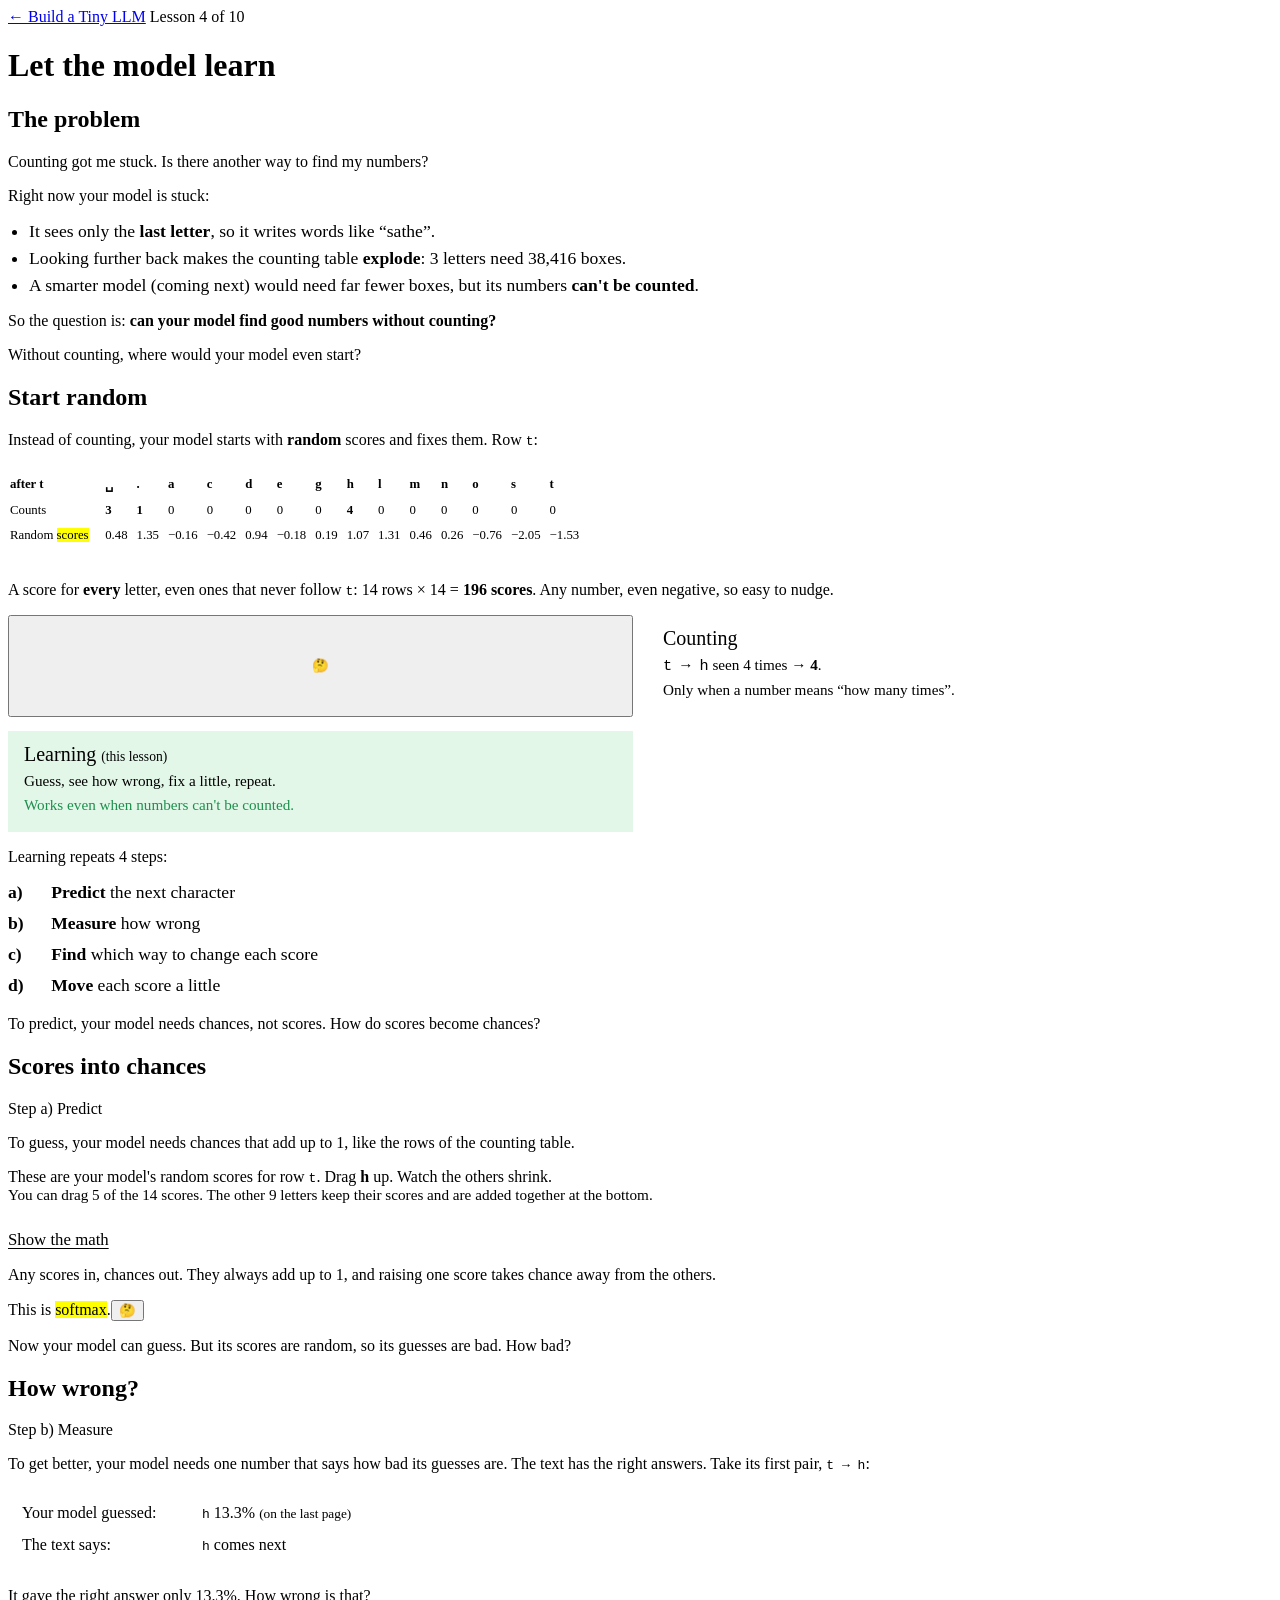
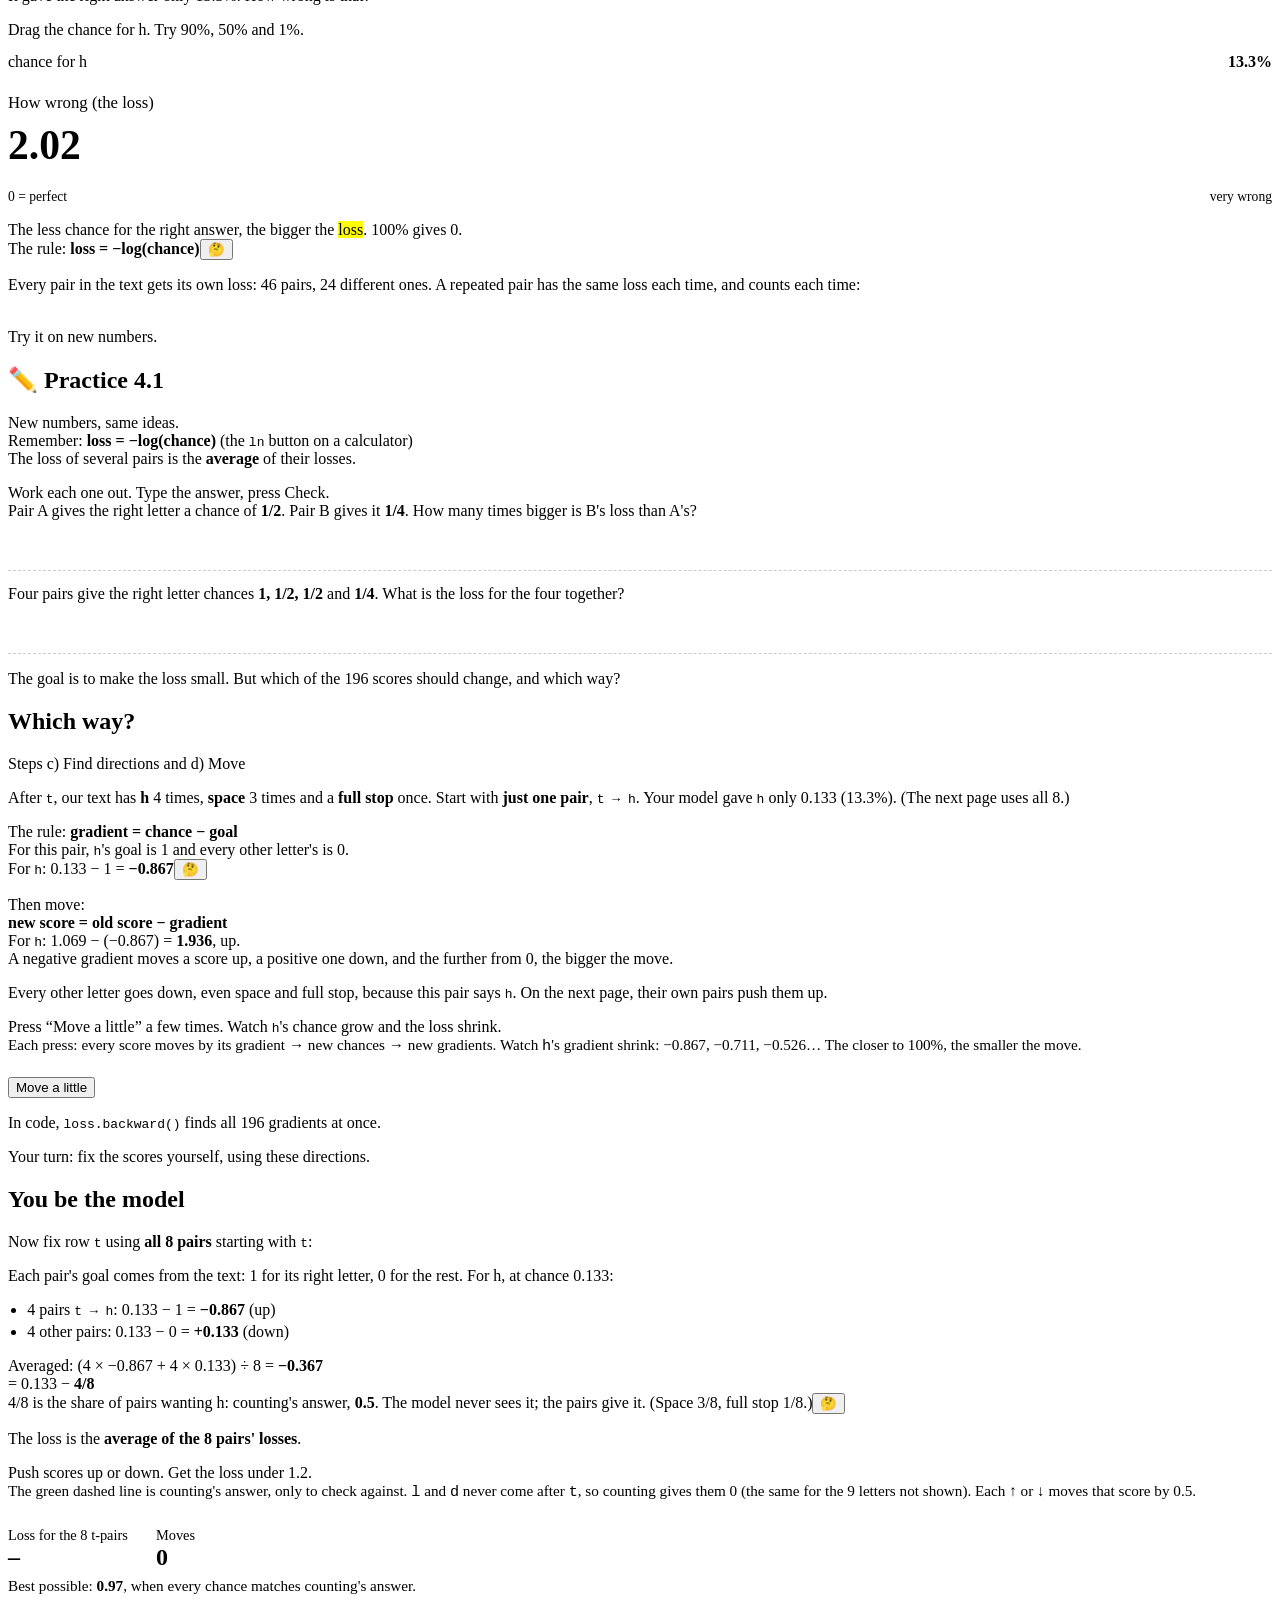
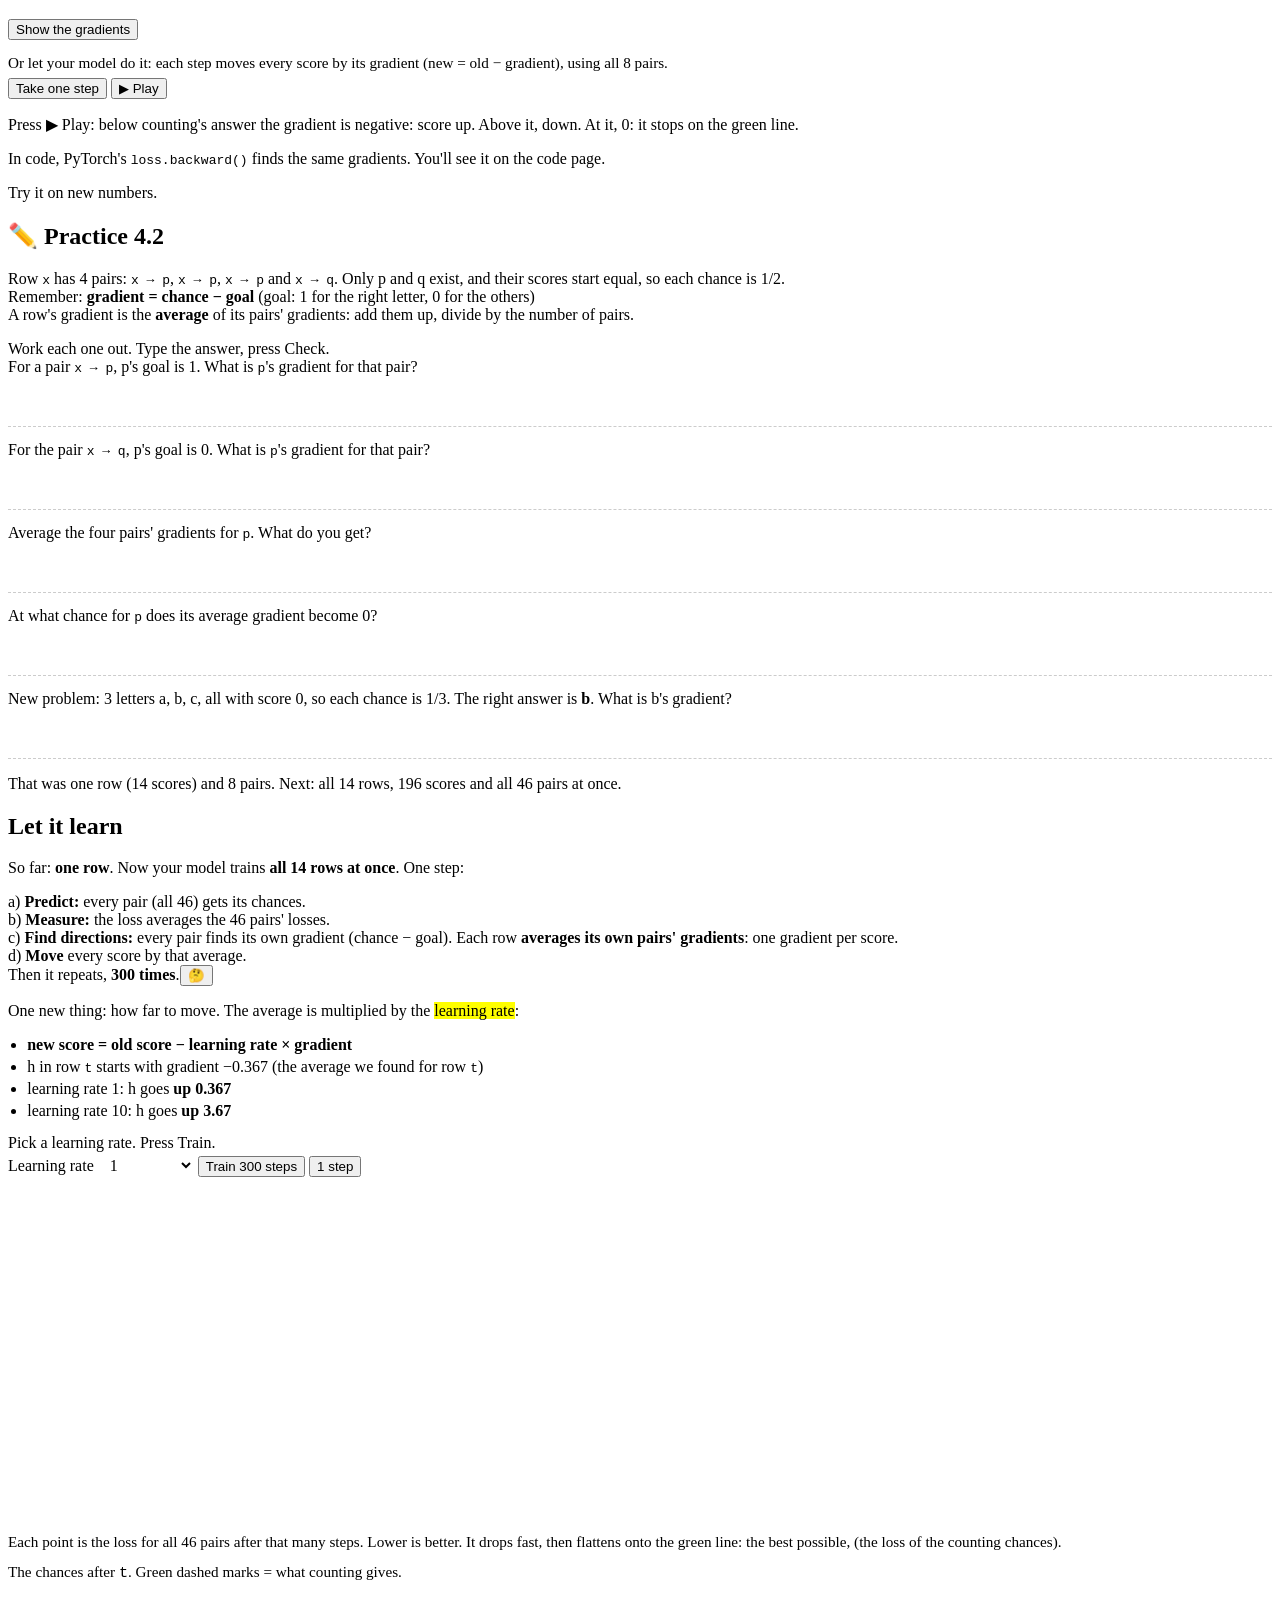
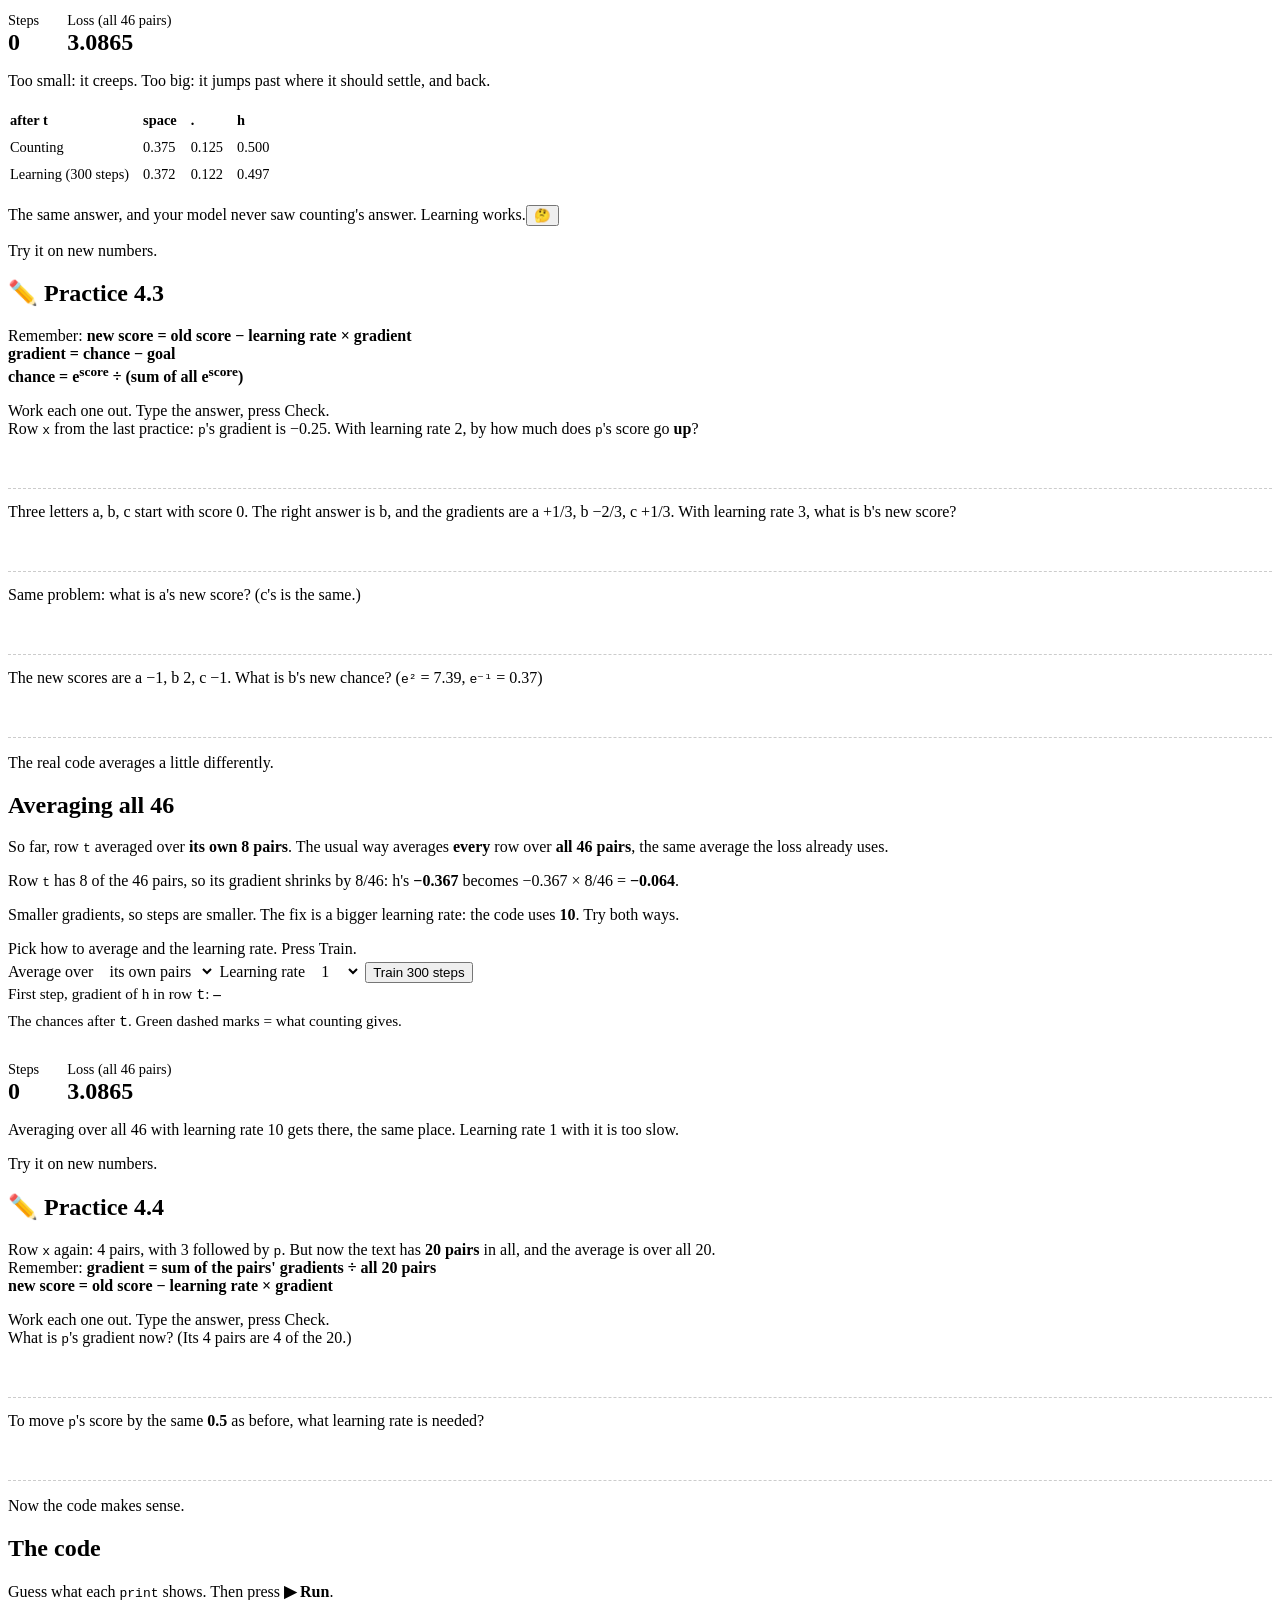
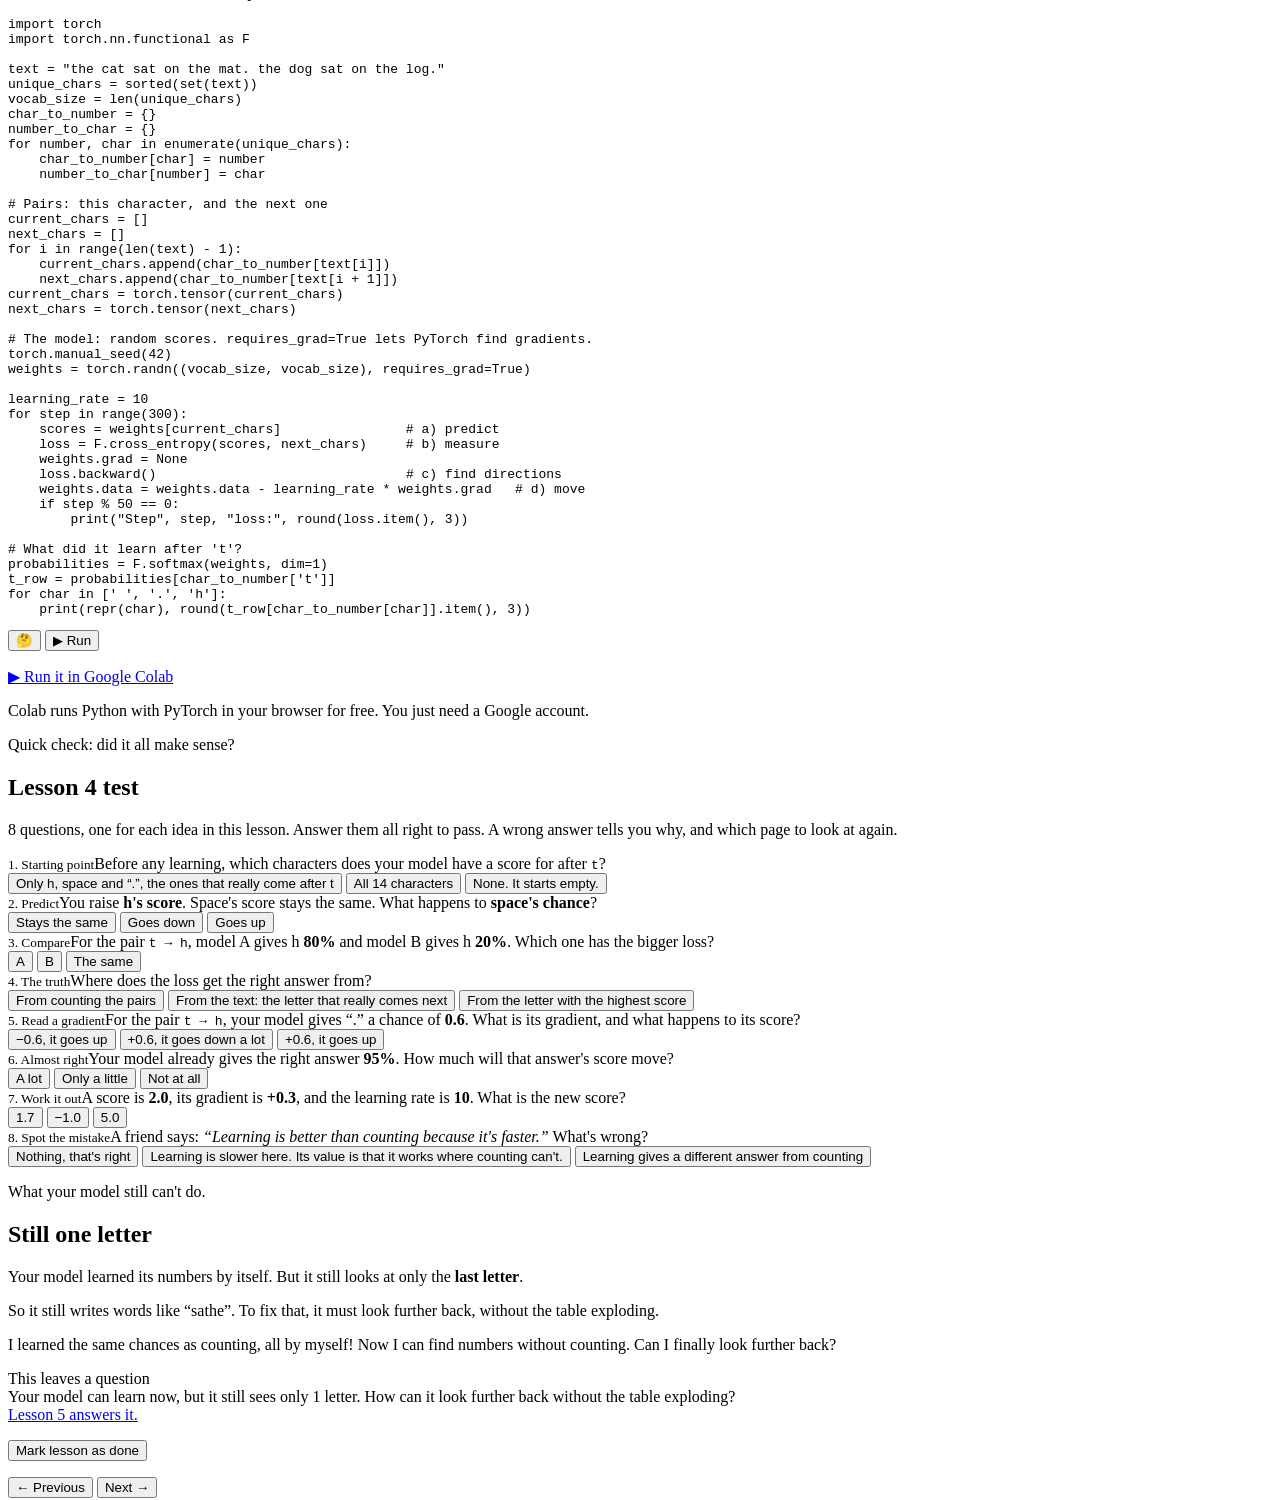
<file: lessons/lesson4.html>
<!doctype html>
<html lang="en">
<head>
<meta charset="utf-8">
<meta name="viewport" content="width=device-width, initial-scale=1">
<title>Let the Model Learn</title>
<meta name="description" content="Lesson 4 of Build a Tiny LLM: start with random numbers and let the model learn, using loss, gradients and small steps.">
<link rel="preconnect" href="https://fonts.googleapis.com">
<link rel="preconnect" href="https://fonts.gstatic.com" crossorigin>
<link href="https://fonts.googleapis.com/css2?family=Atkinson+Hyperlegible:wght@400;700&family=JetBrains+Mono:wght@400;600&family=Kalam:wght@400&family=Patrick+Hand&display=swap" rel="stylesheet">
<script>try{if(localStorage.getItem("notebook-theme")==="dark")document.documentElement.setAttribute("data-theme","dark")}catch(e){}</script>
<link rel="stylesheet" href="https://mo-ri-ch.github.io/study-notebook-design/v1/style.css">
<style>
  .big-number { font-family: var(--mono); font-size: clamp(1.6rem, 6vw, 2.6rem); font-weight: 600; margin: 8px 0 2px; word-break: break-all; }
  .muted { color: var(--pencil); font-size: 0.95rem; }
  input[type=range] { width: 100%; accent-color: var(--pen); }
  .slider-row { display: grid; grid-template-columns: 4.5em 1fr 3.6em; gap: 12px; align-items: center; margin: 10px 0; font-family: var(--mono); }
  .slider-row output { text-align: right; }

  .bars { display: grid; grid-template-columns: 4.5em 1fr 3.6em; gap: 8px 12px; align-items: center; font-family: var(--mono); font-size: 0.92rem; margin-top: 14px; }
  .track { position: relative; height: 20px; background: var(--paper); border: 1px solid var(--grid); border-radius: 3px; }
  .fill { position: absolute; left: 0; top: 0; bottom: 0; background: var(--highlight); border-right: 2px solid var(--ink); }
  .target { position: absolute; top: -4px; bottom: -4px; border-left: 2px dashed var(--good); }
  .bars .pct { text-align: right; color: var(--pencil); }

  .game { display: grid; grid-template-columns: 4.2em auto 1fr 3.8em 6.2em; gap: 8px 10px; align-items: center; font-family: var(--mono); font-size: 0.92rem; }
  .game .arrows { display: flex; gap: 4px; }
  .game .arrows button { padding: 2px 10px; font-size: 1rem; }
  .game .hint { font-weight: 700; text-align: left; font-size: 0.9rem; white-space: nowrap; }
  .score-line { display: flex; gap: 28px; flex-wrap: wrap; margin: 16px 0 6px; }
  .score-line div { font-size: 0.9rem; color: var(--pencil); }
  .score-line b { display: block; font-family: var(--mono); font-size: 1.5rem; color: var(--ink); }
  .win { color: var(--good); font-weight: 700; min-height: 1.5em; }

  svg.chart { width: 100%; height: auto; display: block; margin: 8px 0; }
  svg.chart .axis { stroke: var(--pencil); stroke-width: 1; }
  svg.chart .line { fill: none; stroke: var(--pen); stroke-width: 2.5; }
  svg.chart .goal { stroke: var(--good, #1E8F4E); stroke-dasharray: 5 4; stroke-width: 1.5; }
  svg.chart .goal-label { fill: var(--good, #1E8F4E); }
  svg.chart text { fill: var(--pencil); font-family: var(--mono); font-size: 12px; }

  .vs { display: grid; grid-template-columns: 1fr 1fr; gap: 14px; margin: 6px 0 14px; }
  .vs-card { border: 2px solid var(--ink); border-radius: var(--radius); padding: 12px 16px; background: var(--card); }
  .vs-card.learn { background: var(--note-green, #E3F7E9); }
  .vs-card p { margin: 6px 0; font-size: 0.95rem; max-width: none; }
  .vs-title { font-family: var(--head); font-size: 1.25rem; }
  .vs-title small { font-size: 0.85rem; color: var(--pencil); }
  .vs-card code { white-space: nowrap; }
  .vs-bad { color: var(--redpen); } .vs-good { color: var(--good, #1E8F4E); }
  @media (max-width: 700px) { .vs { grid-template-columns: 1fr; } }
  .cmp { margin: 6px 0 16px; font-family: var(--mono); font-size: 0.9rem; }
  .cmp th, .cmp td { padding: 4px 12px 4px 0; text-align: left; }
  .table-scroll { overflow-x: auto; }
  .cmp.all14 { font-size: 0.8rem; }
  .cmp.all14 th, .cmp.all14 td { padding: 4px 7px 4px 0; white-space: nowrap; }
  .cmp.all14 td:first-child, .cmp.all14 th:first-child { white-space: normal; min-width: 6.5em; padding-right: 10px; }
  .cmp td:first-child, .cmp th:first-child { font-family: var(--body, inherit); color: var(--pencil); }
  .rules { margin: 4px 0 14px; padding-left: 1.2em; }
  .rules li { margin: 4px 0; }
  .grads { font-family: var(--mono); font-size: 0.9rem; }
  .grads th, .grads td { padding: 4px 14px 4px 0; text-align: left; }
  .grads tr.others td { color: var(--pencil); font-family: var(--body, inherit); font-size: 0.9em; }
  .grads .up { color: var(--good, #1E8F4E); font-weight: 700; }
  .grads .down { color: var(--redpen); font-weight: 700; }
  .grads tr.right td { background: var(--hl-yellow); color: #1A2440; }
  .grad-loss { font-family: var(--mono); margin-left: 8px; }
  .stuck { margin: 4px 0 16px; padding-left: 1.2em; font-size: 1.1rem; }
  .stuck li { margin: 6px 0; }
  .sm { display: grid; grid-template-columns: 4.2em minmax(90px, 170px) 3.2em 1.4em 1fr 3.4em; gap: 8px 10px; align-items: center; font-family: var(--mono); font-size: 0.95rem; margin: 6px 0 4px; }
  .sm.math { grid-template-columns: 4.2em minmax(90px, 170px) 3.2em 4.6em 1.4em 1fr 3.4em; }
  .sm .hd { font-family: var(--body, inherit); font-size: 0.85rem; color: var(--pencil); align-self: end; line-height: 1.2; }
  .sm .num { text-align: right; }
  .sm .arrow { color: var(--pencil); text-align: center; }
  .sm .ex { color: var(--pencil); text-align: right; font-size: 0.85rem; }
  .sm .track { height: 18px; background: var(--paper); border: 1px solid var(--grid); border-radius: 3px; position: relative; }
  .sm .fill { position: absolute; left: 0; top: 0; bottom: 0; background: var(--highlight); border-right: 2px solid var(--ink); transition: width 0.15s; }
  .sm .pct { text-align: right; }
  .sm .others { color: var(--pencil); font-family: var(--body, inherit); font-size: 0.85rem; }
  .sm .rule { grid-column: 1 / -1; border-top: 2px solid var(--ink); height: 0; margin: 2px 0 -2px; }
  .sm .total { font-weight: 700; }
  .sm input[type=range], input.ink { -webkit-appearance: none; appearance: none; height: 4px; background: var(--ink); border-radius: 2px; accent-color: var(--ink); }
  .sm input[type=range]::-webkit-slider-thumb, input.ink::-webkit-slider-thumb { -webkit-appearance: none; width: 18px; height: 18px; border-radius: 50%; background: var(--hl-yellow); border: 2px solid var(--ink); cursor: grab; }
  .sm input[type=range]::-moz-range-thumb, input.ink::-moz-range-thumb { width: 16px; height: 16px; border-radius: 50%; background: var(--hl-yellow); border: 2px solid var(--ink); cursor: grab; }
  .math-toggle { margin-top: 12px; background: none; border: 0; padding: 0; box-shadow: none; font-family: var(--head); font-weight: 400; font-size: 1.05rem; color: var(--pen); text-decoration: underline; text-underline-offset: 3px; }
  .sm-worked { font-family: var(--mono); font-size: 0.95rem; margin: 10px 0 0; max-width: none; }
  .sm .others-label { color: var(--pencil); font-family: var(--body, inherit); font-size: 0.85rem; font-weight: 400; }
  .math-toggle:hover { background: none; color: var(--ink); }
  .check-line { font-family: var(--mono); line-height: 2; margin: 6px 0 18px; padding: 8px 14px; border-left: 3px solid var(--hl-yellow); background: var(--paper); }
  .check-line span { display: inline-block; min-width: 11em; font-family: var(--body, inherit); color: var(--pencil); }
  .check-line small { font-family: var(--body, inherit); color: var(--pencil); }
  .loss-row { display: grid; grid-template-columns: auto 1fr 4em; gap: 14px; align-items: center; margin: 14px 0 6px; font-family: var(--mono); }
  .loss-row output { text-align: right; font-weight: 600; }
  .loss-label { margin-top: 22px; font-family: var(--head); font-size: 1.05rem; }
  .loss-ends { display: flex; justify-content: space-between; color: var(--pencil); font-size: 0.85rem; margin-top: 4px; }
  .loss-strip { display: flex; flex-wrap: wrap; gap: 8px; margin: 12px 0 6px; font-family: var(--mono); font-size: 0.9rem; }
  .loss-strip span { border: 1px solid var(--grid); border-radius: 4px; padding: 4px 8px; background: var(--paper); white-space: nowrap; }
  .loss-strip b { color: var(--redpen); font-weight: 600; margin-left: 6px; }
  .loss-strip i { font-style: normal; color: var(--pen); font-weight: 600; }
  .loss-avg { font-family: var(--mono); margin: 12px 0 18px; }
  @media (max-width: 560px) {
    .loss-row { grid-template-columns: 1fr 4em; }
    .loss-row > span { grid-column: 1 / -1; margin-bottom: -6px; }
  }
  .sm-math-note { font-size: 0.9rem; color: var(--pencil); margin: 0 0 12px; max-width: none; }
  @media (max-width: 640px) { .sm-math-note { margin-top: 30px; } .sm-math-note p + p { margin-top: 30px !important; } }   /* room for the 🤔 above each line */
  @media (max-width: 640px) {
    .sm, .sm.math { grid-template-columns: 3.4em 1fr 2.8em 2.8em; }
    .sm .arrow, .sm .track, .sm .hd.h-bar, .sm .hd.h-arrow, .sm .gap, .sm .others-label { display: none; }
    .sm.math .ex, .sm.math .hd.h-ex { display: none; }
  }
  .loop { list-style: none; padding: 0; margin: 0 0 1.2em; display: grid; gap: 10px; }
  .loop li { display: grid; grid-template-columns: 2em 1fr; gap: 8px; font-size: 1.1rem; }
  .loop .k { font-family: var(--mono); color: var(--pen); font-weight: 600; }

  @media (max-width: 600px) {
    .game { grid-template-columns: 3.6em auto 1fr 2.2em; }
    .game .pct { display: none; }
  }
  .grad-math { margin-top: 12px; padding: 8px 12px; border-left: 3px solid var(--pen); background: var(--paper); font-family: var(--mono); font-size: 0.85rem; line-height: 1.7; }
  .grad-math .gm-title { font-family: var(--body, inherit); font-weight: 700; font-size: 0.9rem; }
  .grad-math .gm-note { font-family: var(--body, inherit); color: var(--pencil); font-size: 0.82rem; line-height: 1.4; margin-top: 4px; }
  .ybm-tab { overflow-x: auto; }
  .ybm-tab table { border-collapse: collapse; font-family: var(--mono); font-size: 0.82rem; margin: 4px 0; }
  .ybm-tab th { font-family: var(--body, inherit); font-weight: 600; font-size: 0.72rem; color: var(--pencil); text-align: left; padding: 2px 10px 4px 0; line-height: 1.2; vertical-align: bottom; }
  .ybm-tab td { padding: 3px 10px 3px 0; white-space: nowrap; border-top: 1px solid var(--grid); }
  .ybm-tab td.up { color: var(--good, #1E8F4E); font-family: var(--body, inherit); font-size: 0.78rem; }
  .ybm-tab td.down { color: var(--redpen); font-family: var(--body, inherit); font-size: 0.78rem; }
</style>
</head>
<body data-pen="orange">
<div class="wrap">
  <header class="topbar">
    <a class="home" href="../">← Build a Tiny LLM</a>
    <span class="where">Lesson 4 of 10</span>
  </header>

  <main data-paged>
    <div class="paged-head">
      <h1>Let the model learn</h1>
      <div class="progress" aria-label="Lesson parts"></div>
    </div>

    <!-- 1 -->
    <section class="part" data-title="The problem">
      <h2>The problem</h2>
      <p class="neo-say">Counting got me stuck. Is there another way to find my numbers?</p>
      <p class="say">Right now your model is stuck:</p>
      <ul class="stuck">
        <li>It sees only the <b>last letter</b>, so it writes words like “sathe”.</li>
        <li>Looking further back makes the counting table <b>explode</b>: 3 letters need 38,416 boxes.</li>
        <li>A smarter model (coming next) would need far fewer boxes, but its numbers <b>can't be counted</b>.</li>
      </ul>
      <p class="say">So the question is: <b>can your model find good numbers without counting?</b></p>
      <p class="hook">Without counting, where would your model even start?</p>
    </section>

    <!-- 2 -->
    <section class="part" data-title="Start random">
      <h2>Start random</h2>
      <p class="say">Instead of counting, your model starts with <b>random</b> scores and fixes them. Row <code>t</code>:</p>
      <p class="our-text" data-after="t"></p>
      <div class="table-scroll"><table class="plain cmp all14">
        <tr><th>after t</th><th title="space">␣</th><th>.</th><th>a</th><th>c</th><th>d</th><th>e</th><th>g</th><th>h</th><th>l</th><th>m</th><th>n</th><th>o</th><th>s</th><th>t</th></tr>
        <tr><td>Counts</td><td><b>3</b></td><td><b>1</b></td><td>0</td><td>0</td><td>0</td><td>0</td><td>0</td><td><b>4</b></td><td>0</td><td>0</td><td>0</td><td>0</td><td>0</td><td>0</td></tr>
        <tr><td>Random <mark>scores</mark></td><td>0.48</td><td>1.35</td><td>−0.16</td><td>−0.42</td><td>0.94</td><td>−0.18</td><td>0.19</td><td>1.07</td><td>1.31</td><td>0.46</td><td>0.26</td><td>−0.76</td><td>−2.05</td><td>−1.53</td></tr>
      </table></div>
      <p class="say">A score for <b>every</b> letter, even ones that never follow <code>t</code>: 14 rows × 14 = <b>196 scores</b>. Any number, even negative, so easy to nudge.</p>
      <div class="vs" style="position:relative">
        <button class="doubt" type="button" data-peek-from="effortPeek" aria-label="Isn't this more work than counting?">🤔</button>
        <div class="vs-card">
          <div class="vs-title">Counting</div>
          <p><code>t → h</code> seen 4 times → <b>4</b>.</p>
          <p class="vs-bad">Only when a number means “how many times”.</p>
        </div>
        <div class="vs-card learn">
          <div class="vs-title">Learning <small>(this lesson)</small></div>
          <p>Guess, see how wrong, fix a little, repeat.</p>
          <p class="vs-good">Works even when numbers can't be counted.</p>
        </div>
      </div>
      <div hidden id="effortPeek"><b>🤔 Isn't this more work than counting?</b>
        <p style="margin:8px 0 0">Yes. Counting reads the text once. Learning goes through all 46 pairs, fixes every score a little, and repeats that <b>300 times</b>.</p>
        <p style="margin:6px 0 0">For this small table, counting is quicker. But the smarter model coming next has numbers that can't be counted, and learning still works there.</p>
        <p style="margin:6px 0 0">Here we can check it: learning ends with the same chances as counting.</p>
      </div>
      <p class="say">Learning repeats 4 steps:</p>
      <ol class="loop">
        <li><span class="k">a)</span><span><b>Predict</b> the next character</span></li>
        <li><span class="k">b)</span><span><b>Measure</b> how wrong</span></li>
        <li><span class="k">c)</span><span><b>Find</b> which way to change each score</span></li>
        <li><span class="k">d)</span><span><b>Move</b> each score a little</span></li>
      </ol>
      <p class="hook">To predict, your model needs chances, not scores. How do scores become chances?</p>
    </section>

    <!-- 3 -->
    <section class="part" data-title="Scores into chances">
      <h2>Scores into chances</h2>
      <p class="step-label">Step a) Predict</p>
      <p class="say">To guess, your model needs chances that add up to 1, like the rows of the counting table.</p>
      <p class="our-text" data-after="t"></p>
      <div class="activity">
        <div class="do">These are your model's random scores for row <code>t</code>. Drag <b>h</b> up. Watch the others shrink.</div>
        <div class="muted" style="margin-bottom:10px">You can drag 5 of the 14 scores. The other 9 letters keep their scores and are added together at the bottom.</div>
        <div class="sm-math-note" id="smMathNote" hidden>
          <p style="position:relative;margin:0">Each score becomes e<sup>score</sup>: always positive, and a bigger score gives a much bigger result. Then each one is divided by the total, so all the chances add up to 1.<button class="doubt" type="button" data-peek-from="whyExpPeek" aria-label="Why e to the score? Why not just divide the scores?">🤔</button></p>
          <p style="position:relative;margin:8px 0 0"><b>e</b> is a fixed number, about 2.718.<button class="doubt" type="button" data-peek-from="whyEPeek" aria-label="Why e, and not 2 or 10?">🤔</button></p>
        </div>
        <div class="sm" id="smTable"></div>
        <p class="sm-worked" id="smWorked" hidden></p>
        <button type="button" class="math-toggle" id="smMath" aria-expanded="false">Show the math</button>
      </div>
      <p class="say">Any scores in, chances out. They always add up to 1, and raising one score takes chance away from the others.</p>
      <p class="say" style="position:relative">This is <mark>softmax</mark>.<button class="doubt" type="button" data-peek-from="softmaxNamePeek" aria-label="Why is it called softmax?">🤔</button></p>
      <div hidden id="whyExpPeek"><b>🤔 Why e<sup>score</sup>? Why not just divide the scores by their total?</b>
        <p style="margin:6px 0 0">Because scores can be negative. Row <code>t</code> starts with <code>s</code> at −2.05, and all 14 scores add up to about 0.95. Dividing gives −2.05 ÷ 0.95 = <b>−216%</b>. A chance can't be negative.</p>
        <p style="margin:6px 0 0">e<sup>score</sup> is always positive: e<sup>−2.05</sup> = 0.13. And a higher score still gives a bigger number, so the order stays the same.</p>
      </div>
      <div hidden id="whyEPeek"><b>🤔 Why e, and not 2 or 10?</b>
        <p style="margin:6px 0 0">With e, a small nudge to the score grows e<sup>score</sup> by about that much, as a percentage. Nudge a score up by 0.01:</p>
        <table style="border-collapse:collapse;margin:6px 0 0;font-family:var(--mono);font-size:0.8rem">
          <tr><td style="padding:1px 10px 1px 0">2<sup>1</sup> = 2.000</td><td style="padding:1px 10px">→ 2<sup>1.01</sup> = 2.014</td><td>0.69% bigger</td></tr>
          <tr><td style="padding:1px 10px 1px 0"><b>e<sup>1</sup> = 2.718</b></td><td style="padding:1px 10px"><b>→ e<sup>1.01</sup> = 2.746</b></td><td><b>1.00% bigger</b></td></tr>
          <tr><td style="padding:1px 10px 1px 0">10<sup>1</sup> = 10.00</td><td style="padding:1px 10px">→ 10<sup>1.01</sup> = 10.23</td><td>2.30% bigger</td></tr>
        </table>
        <p style="margin:6px 0 0">With e, nudge and growth are the same number. With 2 or 10, every nudge gets an extra 0.69 or 2.30.</p>
        <p style="margin:6px 0 0">Learning keeps asking “if I nudge this score, how much does the chance change?”. With e there's no extra number, so the answer is the simple rule two pages on: move each score by “chance − goal”.</p>
        <p style="margin:6px 0 0">2 or 10 would still work: your model would just learn bigger or smaller scores, and the chances would come out the same. e only keeps the math cleanest.</p>
      </div>
      <div hidden id="softmaxNamePeek"><b>🤔 Why is it called softmax?</b>
        <p style="margin:6px 0 0"><b>Max</b> means: pick the biggest score, give it everything. <b>Soft</b> means: not all-or-nothing.</p>
        <p style="margin:6px 0 0">Row <code>t</code>'s three highest scores: “.” 1.35, <code>l</code> 1.31, <code>h</code> 1.07.</p>
        <table style="border-collapse:collapse;margin:6px 0 0;font-family:var(--mono);font-size:0.8rem">
          <tr><td style="padding:1px 10px 1px 0"></td><td style="padding:1px 8px">.</td><td style="padding:1px 8px">l</td><td style="padding:1px 8px">h</td></tr>
          <tr><td style="padding:1px 10px 1px 0">max</td><td style="padding:1px 8px">100%</td><td style="padding:1px 8px">0%</td><td style="padding:1px 8px">0%</td></tr>
          <tr><td style="padding:1px 10px 1px 0"><b>softmax</b></td><td style="padding:1px 8px"><b>17.7%</b></td><td style="padding:1px 8px"><b>16.9%</b></td><td style="padding:1px 8px"><b>13.3%</b></td></tr>
        </table>
        <p style="margin:6px 0 0">Max gives <code>l</code> nothing, though its score is almost the same as “.”. Softmax gives the biggest score the most, but shares the rest by how close each one is.</p>
        <p style="margin:6px 0 0">Make the gaps bigger (all scores × 10) and softmax hardens towards max: “.” 58.9%, <code>l</code> 36.7%, <code>h</code> 3.4%. So softmax is a softened max.</p>
      </div>
      <p class="hook">Now your model can guess. But its scores are random, so its guesses are bad. How bad?</p>
    </section>

    <!-- 4 -->
    <section class="part" data-title="How wrong?">
      <h2>How wrong?</h2>
      <p class="step-label">Step b) Measure</p>
      <p class="say">To get better, your model needs one number that says how bad its guesses are. The text has the right answers. Take its first pair, <code>t → h</code>:</p>
      <p class="our-text" data-pair="0"></p>
      <div class="check-line"><span>Your model guessed:</span> <code>h</code> 13.3% <small>(on the last page)</small><br><span>The text says:</span> <code>h</code> comes next</div>
      <p class="say">It gave the right answer only 13.3%. How wrong is that?</p>
      <div class="activity">
        <div class="do">Drag the chance for h. Try 90%, 50% and 1%.</div>
        <div class="loss-row"><span>chance for h</span><input type="range" class="ink" id="pRight" min="1" max="100" step="0.1" value="13.3" aria-label="Chance given to h"><output id="pRightOut">13.3%</output></div>
        <div class="loss-label">How wrong (the loss)</div>
        <div class="big-number" id="lossBig">2.02</div>
        <div class="track" style="height:14px"><div class="fill" id="lossFill" style="background:var(--redpen)"></div></div>
        <div class="loss-ends"><span>0 = perfect</span><span>very wrong</span></div>
      </div>
      <p class="say" style="position:relative">The less chance for the right answer, the bigger the <mark>loss</mark>. 100% gives 0.<br>The rule: <b class="eqbox">loss = −log(chance)</b><button class="doubt" type="button" data-peek-from="logPeek" aria-label="What is log?">🤔</button></p>
      <div hidden id="logPeek"><b>🤔 What is log?</b>
        <p style="margin:6px 0 0">You don't need the math. −log just turns a chance into a “how wrong” number:</p>
        <p style="margin:6px 0 0"><span style="white-space:nowrap">100% → 0 (perfect)</span>, <span style="white-space:nowrap">90% → 0.11</span>, <span style="white-space:nowrap">50% → 0.69</span>, <span style="white-space:nowrap">13.3% → 2.02</span>, <span style="white-space:nowrap">1% → 4.61</span>.</p>
        <p style="margin:6px 0 0">The smaller the chance, the bigger the number.</p>
      </div>
      <p class="say">Every pair in the text gets its own loss: 46 pairs, 24 different ones. A repeated pair has the same loss each time, and counts each time:</p>
      <div class="loss-strip" id="lossStrip"></div>
      <p class="loss-avg" id="lossAvg"></p>
      <p class="hook">Try it on new numbers.</p>
    </section>

    <section class="part" data-nonum data-title="✏️ Practice 4.1">
      <h2>✏️ Practice 4.1</h2>
      <p class="say">New numbers, same ideas.<br>Remember: <b class="eqbox">loss = −log(chance)</b> (the <code>ln</code> button on a calculator)<br>The loss of several pairs is the <b>average</b> of their losses.</p>
      <div class="activity">
        <div class="do"><span data-peek="Take a pen and paper, or use the ✎ pen on this page, and write each step. It sticks better than guessing.">Work each one out.</span> Type the answer, press Check.</div>
        <div class="pq" data-ans="2" data-tol="0.02" data-hint="Work out each loss: loss = −log(chance), then divide B's by A's." data-work="A: −ln(1/2) = 0.693. B: −ln(1/4) = 1.386. 1.386 ÷ 0.693 = 2. Halving the chance doubles the loss.">
          <div class="pq-q">Pair A gives the right letter a chance of <b>1/2</b>. Pair B gives it <b>1/4</b>. How many times bigger is B's loss than A's?</div>
          <div class="pq-in"><input type="text" inputmode="decimal" autocomplete="off" aria-label="Your answer"><button class="primary pq-check" type="button" hidden>Check</button></div>
          <div class="pq-fb" aria-live="polite"></div>
        </div>
        <div class="pq" data-ans="0.693" data-tol="0.01" data-hint="The loss is the average of the pairs' losses. Find each one, add them up and divide by 4." data-work="(0 + 0.693 + 0.693 + 1.386) ÷ 4 = 0.693.">
          <div class="pq-q">Four pairs give the right letter chances <b>1, 1/2, 1/2</b> and <b>1/4</b>. What is the loss for the four together?</div>
          <div class="pq-in"><input type="text" inputmode="decimal" autocomplete="off" aria-label="Your answer"><button class="primary pq-check" type="button" hidden>Check</button></div>
          <div class="pq-fb" aria-live="polite"></div>
        </div>
      </div>
      <p class="hook">The goal is to make the loss small. But which of the 196 scores should change, and which way?</p>
    </section>

    <!-- 5 -->
    <section class="part" data-title="Which way?">
      <h2>Which way?</h2>
      <p class="step-label">Steps c) Find directions and d) Move</p>
      <p class="say">After <code>t</code>, our text has <b>h</b> 4 times, <b>space</b> 3 times and a <b>full stop</b> once. Start with <b>just one pair</b>, <code>t → h</code>. Your model gave <code>h</code> only 0.133 (13.3%). (The next page uses all 8.)</p>
      <p class="our-text" data-after="t"></p>
      <p class="say" style="position:relative">The rule: <b class="eqbox">gradient = chance − goal</b><br>For this pair, <code>h</code>'s goal is 1 and every other letter's is 0.<br>For <code>h</code>: 0.133 − 1 = <b>−0.867</b><button class="doubt" type="button" data-peek-from="whyPeek" aria-label="Why chance − goal?">🤔</button></p>
      <p class="say">Then move:<br><b class="eqbox">new score = old score − gradient</b><br>For <code>h</code>: 1.069 − (−0.867) = <b>1.936</b>, up.<br>A negative gradient moves a score up, a positive one down, and the further from 0, the bigger the move.</p>
      <p class="muted-note">Every other letter goes down, even space and full stop, because this pair says <code>h</code>. On the next page, their own pairs push them up.</p>
      <div hidden id="whyPeek"><b>🤔 Why “chance − goal”?</b>
        <p style="margin:6px 0 0">It's the gap between what your model gives and what it should give. Below the goal, the gap is negative, so the score goes up. Above it, positive, so it goes down. At the goal it's 0: nothing to fix.</p>
        <p style="margin:6px 0 0">If your model already gave <code>h</code> 1 (100%): 1 − 1 = <b>0</b>, so the score doesn't move. It gave only 0.133: 0.133 − 1 = <b>−0.867</b>, far from the goal, so it moves up a lot.</p>
      </div>
      <div class="activity">
        <div class="do">Press “Move a little” a few times. Watch <code>h</code>'s chance grow and the loss shrink.</div>
        <div class="muted" style="margin-bottom:10px">Each press: every score moves by its gradient → new chances → new gradients. Watch <code>h</code>'s gradient shrink: −0.867, −0.711, −0.526… The closer to 100%, the smaller the move.</div>
        <table class="plain grads" id="gradTable"></table>
        <div class="row" style="margin-top:12px">
          <button id="gradBack" hidden>◀ Back</button>
          <button class="primary" id="gradStep">Move a little</button>
          <span class="grad-loss" id="gradLoss"></span>
        </div>
        <div class="grad-math" id="gradMath" hidden></div>
      </div>
      <p class="muted-note">In code, <code>loss.backward()</code> finds all 196 gradients at once.</p>
      <p class="hook">Your turn: fix the scores yourself, using these directions.</p>
    </section>

    <!-- 6 -->
    <section class="part" data-title="You be the model">
      <h2>You be the model</h2>
      <p class="say">Now fix row <code>t</code> using <b>all 8 pairs</b> starting with <code>t</code>:</p>
      <p class="our-text" data-after="t"></p>
      <p class="say">Each pair's goal comes from the text: 1 for its right letter, 0 for the rest. For h, at chance 0.133:</p>
      <ul class="rules">
        <li>4 pairs <code>t → h</code>: 0.133 − 1 = <b>−0.867</b> (up)</li>
        <li>4 other pairs: 0.133 − 0 = <b>+0.133</b> (down)</li>
      </ul>
      <p class="say" style="position:relative">Averaged: (4 × −0.867 + 4 × 0.133) ÷ 8 = <b>−0.367</b><br>= 0.133 − <b>4/8</b><br>4/8 is the share of pairs wanting h: counting's answer, <b>0.5</b>. The model never sees it; the pairs give it. (Space 3/8, full stop 1/8.)<button class="doubt" type="button" data-peek-from="sharePeek" aria-label="Why does the average land on the share?">🤔</button></p>
      <div hidden id="sharePeek"><b>🤔 Why does the average land on the share?</b>
        <p style="margin:6px 0 0">Take space. The 3 pairs <code>t → ␣</code> want space to be <b>1</b> (sure). The other 5 pairs want it to be <b>0</b>.</p>
        <p style="margin:6px 0 0">Your model can't please all 8, so the pushes balance where the chance is the average: (3 × 1 + 5 × 0) ÷ 8 = <b>0.375</b>.</p>
        <p style="margin:6px 0 0">Your model never counts how many pairs want each letter. It only goes through the pairs in the text, and each one pushes its own way.</p>
        <p style="margin:6px 0 0">At the start, space's chance is 0.074, so its gradient is 0.074 − 0.375 = <b>−0.30</b>: up. On the last page, with only <code>t → h</code>, its goal was 0, so it went down.</p>
      </div>
      <p class="say">The loss is the <b>average of the 8 pairs' losses</b>.</p>
      <div class="activity">
        <div class="do">Push scores up or down. Get the loss under 1.2.</div>
        <div class="muted" style="margin-bottom:10px">The green dashed line is counting's answer, only to check against. <code>l</code> and <code>d</code> never come after <code>t</code>, so counting gives them 0 (the same for the 9 letters not shown). Each ↑ or ↓ moves that score by 0.5.</div>
        <div class="game" id="game"></div>
        <div class="score-line">
          <div>Loss for the 8 t-pairs<b id="gameLoss">–</b></div>
          <div>Moves<b id="gameMoves">0</b></div>
        </div>
        <div class="muted" style="margin-top:4px">Best possible: <b>0.97</b>, when every chance matches counting's answer.</div>
        <div class="win" id="gameWin"></div>
        <div class="row">
          <button id="askBackward">Show the gradients</button>
        </div>
        <div class="muted" style="margin:14px 0 6px">Or let your model do it: each step moves every score by its gradient (new = old − gradient), using all 8 pairs.</div>
        <div class="row">
          <button id="ybmBack" hidden>◀ Back</button>
          <button class="primary" id="ybmStep">Take one step</button>
          <button id="ybmPlay">▶ Play</button>
          <span class="grad-loss" id="ybmCount"></span>
        </div>
        <div class="grad-math" id="ybmMath" hidden></div>
      </div>
      <p class="say">Press ▶ Play: below counting's answer the gradient is negative: score up. Above it, down. At it, 0: it stops on the green line.</p>
      <p class="muted-note">In code, PyTorch's <code>loss.backward()</code> finds the same gradients. You'll see it on the code page.</p>
      <p class="hook">Try it on new numbers.</p>
    </section>

    <section class="part" data-nonum data-title="✏️ Practice 4.2">
      <h2>✏️ Practice 4.2</h2>
      <p class="say">Row <code>x</code> has 4 pairs: <code>x → p</code>, <code>x → p</code>, <code>x → p</code> and <code>x → q</code>. Only p and q exist, and their scores start equal, so each chance is 1/2.<br>Remember: <b class="eqbox">gradient = chance − goal</b> (goal: 1 for the right letter, 0 for the others)<br>A row's gradient is the <b>average</b> of its pairs' gradients: add them up, divide by the number of pairs.</p>
      <div class="activity">
        <div class="do"><span data-peek="Take a pen and paper, or use the ✎ pen on this page, and write each step. It sticks better than guessing.">Work each one out.</span> Type the answer, press Check.</div>
        <div class="pq" data-ans="-0.5" data-tol="0.01" data-hint="gradient = chance − goal = 1/2 − 1." data-work="1/2 − 1 = −0.5.">
          <div class="pq-q">For a pair <code>x → p</code>, p's goal is 1. What is <code>p</code>'s gradient for that pair?</div>
          <div class="pq-in"><input type="text" inputmode="decimal" autocomplete="off" aria-label="Your answer"><button class="primary pq-check" type="button" hidden>Check</button></div>
          <div class="pq-fb" aria-live="polite"></div>
        </div>
        <div class="pq" data-ans="0.5" data-tol="0.01" data-hint="gradient = chance − goal = 1/2 − 0." data-work="1/2 − 0 = +0.5.">
          <div class="pq-q">For the pair <code>x → q</code>, p's goal is 0. What is <code>p</code>'s gradient for that pair?</div>
          <div class="pq-in"><input type="text" inputmode="decimal" autocomplete="off" aria-label="Your answer"><button class="primary pq-check" type="button" hidden>Check</button></div>
          <div class="pq-fb" aria-live="polite"></div>
        </div>
        <div class="pq" data-ans="-0.25" data-tol="0.01" data-hint="Add the four: three of −0.5 and one of +0.5. Then divide by 4." data-work="(−0.5 − 0.5 − 0.5 + 0.5) ÷ 4 = −1.0 ÷ 4 = −0.25.">
          <div class="pq-q">Average the four pairs' gradients for <code>p</code>. What do you get?</div>
          <div class="pq-in"><input type="text" inputmode="decimal" autocomplete="off" aria-label="Your answer"><button class="primary pq-check" type="button" hidden>Check</button></div>
          <div class="pq-fb" aria-live="polite"></div>
        </div>
        <div class="pq" data-ans="3/4" data-tol="0.01" data-hint="Its pairs push p up 3 times out of 4. The average is 0 when the chance equals that share." data-work="The pushes cancel when chance = the share of pairs wanting p: 3 of 4 = 0.75.">
          <div class="pq-q">At what chance for <code>p</code> does its average gradient become 0?</div>
          <div class="pq-in"><input type="text" inputmode="decimal" autocomplete="off" aria-label="Your answer"><button class="primary pq-check" type="button" hidden>Check</button></div>
          <div class="pq-fb" aria-live="polite"></div>
        </div>
        <div class="pq" data-ans="-2/3" data-tol="0.01" data-hint="gradient = chance − goal, and b's goal is 1." data-work="1/3 − 1 = −2/3.">
          <div class="pq-q">New problem: 3 letters a, b, c, all with score 0, so each chance is 1/3. The right answer is <b>b</b>. What is b's gradient?</div>
          <div class="pq-in"><input type="text" inputmode="decimal" autocomplete="off" aria-label="Your answer"><button class="primary pq-check" type="button" hidden>Check</button></div>
          <div class="pq-fb" aria-live="polite"></div>
        </div>
      </div>
      <p class="hook">That was one row (14 scores) and 8 pairs. Next: all 14 rows, 196 scores and all 46 pairs at once.</p>
    </section>

    <!-- 7 -->
    <section class="part" data-title="Let it learn">
      <h2>Let it learn</h2>
      <p class="say">So far: <b>one row</b>. Now your model trains <b>all 14 rows at once</b>. One step:</p>
      <p class="say" style="position:relative">a) <b>Predict:</b> every pair (all 46) gets its chances.<br>b) <b>Measure:</b> the loss averages the 46 pairs' losses.<br>c) <b>Find directions:</b> every pair finds its own gradient (chance − goal). Each row <b>averages its own pairs' gradients</b>: one gradient per score.<br>d) <b>Move</b> every score by that average.<br><span class="near">Then it repeats, <b>300 times</b>.<button class="doubt" type="button" data-peek-from="why300Peek" aria-label="Why 300?">🤔</button></span></p>
      <p class="say">One new thing: how far to move. The average is multiplied by the <mark>learning rate</mark>:</p>
      <ul class="rules">
        <li><b class="eqbox">new score = old score − learning rate × gradient</b></li>
        <li>h in row <code>t</code> starts with gradient −0.367 (the average we found for row <code>t</code>)</li>
        <li>learning rate 1: h goes <b>up 0.367</b></li>
        <li>learning rate 10: h goes <b>up 3.67</b></li>
      </ul>
      <div hidden id="why300Peek"><b>🤔 Why 300?</b>
        <p style="margin:6px 0 0">Nothing special: it's enough steps for the loss to settle. With learning rate 1:</p>
        <p style="margin:6px 0 0;font-family:var(--mono);font-size:0.85rem">step 0: 3.086 · 50: 0.743 · 100: 0.721 · <b>300: 0.708</b> · 1,000: 0.703<br>best possible: 0.701</p>
        <p style="margin:6px 0 0">After 300, more steps barely help. A smaller learning rate needs more steps.</p>
      </div>
      <div class="activity">
        <div class="do">Pick a learning rate. Press Train.</div>
        <div class="row">
          <label>Learning rate
            <select id="lr" style="font:inherit;font-family:var(--mono);padding:4px 8px;border:2px solid var(--ink);border-radius:var(--radius);background:var(--paper);color:var(--ink)">
              <option value="0.1">0.1 (tiny)</option>
              <option value="1" selected>1</option>
              <option value="10">10 (big)</option>
            </select>
          </label>
          <button class="primary" id="train">Train 300 steps</button>
          <button id="step1">1 step</button>
        </div>
        <svg class="chart" id="chart" viewBox="0 0 600 160" role="img" aria-label="Loss over training"></svg>
        <div class="muted" style="margin-bottom:12px">Each point is the loss for all 46 pairs after that many steps. Lower is better. It drops fast, then flattens onto the green line: the best possible, <b id="bestLoss4"></b> (the loss of the counting chances).</div>
        <div class="muted">The chances after <code>t</code>. Green dashed marks = what counting gives.</div>
        <div class="bars" id="trainBars"></div>
        <div class="score-line"><div>Steps<b id="trainSteps">0</b></div><div>Loss (all 46 pairs)<b id="trainLoss">3.0865</b></div></div>
        <div class="grad-math" id="trainMath" hidden></div>
      </div>
      <p class="say">Too small: it creeps. Too big: it jumps past where it should settle, and back.</p>
      <p class="our-text" data-after="t"></p>
      <table class="plain cmp">
        <tr><th>after t</th><th>space</th><th>.</th><th>h</th></tr>
        <tr><td>Counting</td><td>0.375</td><td>0.125</td><td>0.500</td></tr>
        <tr><td>Learning (300 steps)</td><td>0.372</td><td>0.122</td><td>0.497</td></tr>
      </table>
      <p class="say" style="position:relative">The same answer, and your model never saw counting's answer. Learning works.<button class="doubt" type="button" data-peek-from="whyLearnPeek" aria-label="Then why not just count?">🤔</button></p>
      <div hidden id="whyLearnPeek"><b>🤔 Then why not just count?</b>
        <p style="margin:6px 0 0">Here counting is quicker: <b>one</b> pass through the text, against <b>300</b> for learning.</p>
        <p style="margin:6px 0 0">But learning never asks “how many times did this pair appear?”. It only asks “should this score go up or down?”. So it still works where numbers can't be counted, coming next.</p>
      </div>
      <p class="hook">Try it on new numbers.</p>
    </section>

    <section class="part" data-nonum data-title="✏️ Practice 4.3">
      <h2>✏️ Practice 4.3</h2>
      <p class="say">Remember: <b class="eqbox">new score = old score − learning rate × gradient</b><br><b class="eqbox">gradient = chance − goal</b><br><b class="eqbox">chance = e<sup>score</sup> ÷ (sum of all e<sup>score</sup>)</b></p>
      <div class="activity">
        <div class="do"><span data-peek="Take a pen and paper, or use the ✎ pen on this page, and write each step. It sticks better than guessing.">Work each one out.</span> Type the answer, press Check.</div>
        <div class="pq" data-ans="0.5" data-tol="0.01" data-hint="Put the numbers in: new score = old score − 2 × (−0.25). How much was added to the old score?" data-work="−2 × (−0.25) = +0.5. A negative gradient moves the score up.">
          <div class="pq-q">Row <code>x</code> from the last practice: <code>p</code>'s gradient is −0.25. With learning rate 2, by how much does <code>p</code>'s score go <b>up</b>?</div>
          <div class="pq-in"><input type="text" inputmode="decimal" autocomplete="off" aria-label="Your answer"><button class="primary pq-check" type="button" hidden>Check</button></div>
          <div class="pq-fb" aria-live="polite"></div>
        </div>
        <div class="pq" data-ans="2" data-tol="0.01" data-hint="new score = 0 − 3 × (−2/3)." data-work="0 − 3 × (−2/3) = 2.">
          <div class="pq-q">Three letters a, b, c start with score 0. The right answer is b, and the gradients are a +1/3, b −2/3, c +1/3. With learning rate 3, what is b's new score?</div>
          <div class="pq-in"><input type="text" inputmode="decimal" autocomplete="off" aria-label="Your answer"><button class="primary pq-check" type="button" hidden>Check</button></div>
          <div class="pq-fb" aria-live="polite"></div>
        </div>
        <div class="pq" data-ans="-1" data-tol="0.01" data-hint="new score = 0 − 3 × (1/3)." data-work="0 − 3 × (1/3) = −1.">
          <div class="pq-q">Same problem: what is a's new score? (c's is the same.)</div>
          <div class="pq-in"><input type="text" inputmode="decimal" autocomplete="off" aria-label="Your answer"><button class="primary pq-check" type="button" hidden>Check</button></div>
          <div class="pq-fb" aria-live="polite"></div>
        </div>
        <div class="pq" data-ans="0.91" data-tol="0.01" data-hint="chance = e^score ÷ the sum of all three e^scores." data-work="7.39 ÷ (7.39 + 0.37 + 0.37) = 0.91. From 1/3 to 0.91 in one step.">
          <div class="pq-q">The new scores are a −1, b 2, c −1. What is b's new chance? (<code>e²</code> = 7.39, <code>e⁻¹</code> = 0.37)</div>
          <div class="pq-in"><input type="text" inputmode="decimal" autocomplete="off" aria-label="Your answer"><button class="primary pq-check" type="button" hidden>Check</button></div>
          <div class="pq-fb" aria-live="polite"></div>
        </div>
      </div>
      <p class="hook">The real code averages a little differently.</p>
    </section>

    <!-- 8 -->
    <section class="part" data-title="Averaging all 46">
      <h2>Averaging all 46</h2>
      <p class="say">So far, row <code>t</code> averaged over <b>its own 8 pairs</b>. The usual way averages <b>every</b> row over <b>all 46 pairs</b>, the same average the loss already uses.</p>
      <p class="say">Row <code>t</code> has 8 of the 46 pairs, so its gradient shrinks by 8/46: h's <b>−0.367</b> becomes −0.367 × 8/46 = <b>−0.064</b>.</p>
      <p class="say">Smaller gradients, so steps are smaller. The fix is a bigger learning rate: the code uses <b>10</b>. Try both ways.</p>
      <div class="activity" id="avgAct">
        <div class="do">Pick how to average and the learning rate. Press Train.</div>
        <div class="row">
          <label>Average over
            <select id="avgHow" style="font:inherit;padding:4px 8px;border:2px solid var(--ink);border-radius:var(--radius);background:var(--paper);color:var(--ink)">
              <option value="own" selected>its own pairs</option>
              <option value="all">all 46 pairs</option>
            </select>
          </label>
          <label>Learning rate
            <select id="avgLr" style="font:inherit;font-family:var(--mono);padding:4px 8px;border:2px solid var(--ink);border-radius:var(--radius);background:var(--paper);color:var(--ink)">
              <option value="1" selected>1</option>
              <option value="10">10</option>
            </select>
          </label>
          <button class="primary" id="avgTrain">Train 300 steps</button>
        </div>
        <div class="muted">First step, gradient of h in row <code>t</code>: <b id="avgG1">–</b></div>
        <div class="muted" style="margin-top:8px">The chances after <code>t</code>. Green dashed marks = what counting gives.</div>
        <div class="bars" id="avgBars"></div>
        <div class="score-line"><div>Steps<b id="avgSteps">0</b></div><div>Loss (all 46 pairs)<b id="avgLoss">3.0865</b></div></div>
      </div>
      <p class="say">Averaging over all 46 with learning rate 10 gets there, the same place. Learning rate 1 with it is too slow.</p>
      <p class="hook">Try it on new numbers.</p>
    </section>

    <section class="part" data-nonum data-title="✏️ Practice 4.4">
      <h2>✏️ Practice 4.4</h2>
      <p class="say">Row <code>x</code> again: 4 pairs, with 3 followed by <code>p</code>. But now the text has <b>20 pairs</b> in all, and the average is over all 20.<br>Remember: <b class="eqbox">gradient = sum of the pairs' gradients ÷ all 20 pairs</b><br><b class="eqbox">new score = old score − learning rate × gradient</b></p>
      <div class="activity">
        <div class="do"><span data-peek="Take a pen and paper, or use the ✎ pen on this page, and write each step. It sticks better than guessing.">Work each one out.</span> Type the answer, press Check.</div>
        <div class="pq" data-ans="-0.05" data-tol="0.005" data-hint="Last time (own 4 pairs) it was −0.25. Now the same pushes are divided by 20 instead of 4." data-work="−0.25 × 4/20 = −0.05.">
          <div class="pq-q">What is <code>p</code>'s gradient now? (Its 4 pairs are 4 of the 20.)</div>
          <div class="pq-in"><input type="text" inputmode="decimal" autocomplete="off" aria-label="Your answer"><button class="primary pq-check" type="button" hidden>Check</button></div>
          <div class="pq-fb" aria-live="polite"></div>
        </div>
        <div class="pq" data-ans="10" data-tol="0.1" data-hint="new score = old score − learning rate × gradient. Solve learning rate × 0.05 = 0.5." data-work="0.5 ÷ 0.05 = 10.">
          <div class="pq-q">To move <code>p</code>'s score by the same <b>0.5</b> as before, what learning rate is needed?</div>
          <div class="pq-in"><input type="text" inputmode="decimal" autocomplete="off" aria-label="Your answer"><button class="primary pq-check" type="button" hidden>Check</button></div>
          <div class="pq-fb" aria-live="polite"></div>
        </div>
      </div>
      <p class="hook">Now the code makes sense.</p>
    </section>

    <!-- 9 -->
    <section class="part" data-title="The code">
      <h2>The code</h2>
      <p class="say">Guess what each <code>print</code> shows. Then press <b>▶ Run</b>.</p>
<pre><code>import torch
import torch.nn.functional as F

text = "the cat sat on the mat. the dog sat on the log."
unique_chars = sorted(set(text))
vocab_size = len(unique_chars)
char_to_number = {}
number_to_char = {}
for number, char in enumerate(unique_chars):
    char_to_number[char] = number
    number_to_char[number] = char

<span class="c"># Pairs: this character, and the next one</span>
current_chars = []
next_chars = []
for i in range(len(text) - 1):
    current_chars.append(char_to_number[text[i]])
    next_chars.append(char_to_number[text[i + 1]])
current_chars = torch.tensor(current_chars)
next_chars = torch.tensor(next_chars)

<span class="c"># The model: random scores. requires_grad=True lets PyTorch find gradients.</span>
torch.manual_seed(42)
weights = torch.randn((vocab_size, vocab_size), requires_grad=True)

learning_rate = 10
for step in range(300):
    scores = weights[current_chars]<span class="c">                # a) predict</span>
    loss = F.cross_entropy(scores, next_chars)<span class="c">     # b) measure</span>
    weights.grad = None
    loss.backward()<span class="c">                                # c) find directions</span>
    weights.data = weights.data - learning_rate * weights.grad<span class="c">   # d) move</span>
    if step % 50 == 0:
        print("Step", step, "loss:", round(loss.item(), 3))

<span class="c"># What did it learn after 't'?</span>
probabilities = F.softmax(weights, dim=1)
t_row = probabilities[char_to_number['t']]
for char in [' ', '.', 'h']:
    print(repr(char), round(t_row[char_to_number[char]].item(), 3))</code></pre>
      <div class="run-area" style="position:relative">
        <button class="doubt" type="button" data-peek-from="loopPeek" aria-label="What does each line in the training loop do?">🤔</button>
        <button class="run-code" type="button" aria-expanded="false">▶ Run</button>
        <div class="terminal" hidden><div class="term-bar">Terminal</div><pre class="term-out"><span class="prompt">$ python lesson4.py</span>
Step 0 loss: 3.086
Step 50 loss: 0.746
Step 100 loss: 0.722
Step 150 loss: 0.714
Step 200 loss: 0.711
Step 250 loss: 0.709
' ' 0.374
'.' 0.124
'h' 0.499</pre></div>
      </div>
      <div hidden id="loopPeek"><b>🤔 What does each line in the training loop do?</b>
        <ul style="margin:6px 0 0; padding-left:1.2em">
          <li><code>weights[current_chars]</code>: copies the row of each of the 46 characters.</li>
          <li><code>F.cross_entropy</code>: softmax, pick the right answer's chance, −log, average. The average is built into the loss, so <code>loss.backward()</code> gives averaged gradients.</li>
          <li><code>weights.grad = None</code>: clears old gradients. PyTorch adds new ones on top.</li>
          <li><code>loss.backward()</code>: fills <code>weights.grad</code> with a gradient for every score.</li>
          <li><code>weights.data - learning_rate * weights.grad</code>: the minus flips the sign, so negative goes up.</li>
        </ul>
        <p style="margin:6px 0 0"><b>Why learning rate 10?</b> <code>cross_entropy</code> averages over all 46 pairs so gradients are smaller and the learning rate is bigger.</p>
      </div>
      <p class="run-links">
        <a class="btn primary" href="https://colab.research.google.com/github/mo-ri-ch/build-an-llm-from-scratch/blob/main/notebooks/lesson4.ipynb" target="_blank" rel="noopener">▶ Run it in Google Colab</a>
      </p>
      <p class="muted-note">Colab runs Python with PyTorch in your browser for free. You just need a Google account.</p>
      <p class="hook">Quick check: did it all make sense?</p>
    </section>

    <!-- 9 -->
    <section class="part" data-title="Lesson test">
      <h2>Lesson 4 test</h2>
      <p class="say">8 questions, one for each idea in this lesson. Answer them all right to pass. A wrong answer tells you why, and which page to look at again.</p>
      <div class="test" data-test="4">
        <div class="quiz" data-page="lesson4.html#2" data-topic="Start random" data-right="Right. It knows the vocabulary (all 14), not which ones follow t. Every one gets a random score.">
          <div class="q"><small>1. Starting point</small>Before any learning, which characters does your model have a score for after <code>t</code>?</div>
          <div class="options">
            <button data-why="No. It doesn't know yet which letters come after t. That's what it has to learn.">Only h, space and “.”, the ones that really come after t</button>
            <button data-right>All 14 characters</button>
            <button data-why="It doesn't start empty: it starts with random scores.">None. It starts empty.</button>
          </div>
          <div class="feedback"></div>
        </div>
        <div class="quiz" data-page="lesson4.html#3" data-topic="Scores into chances" data-right="Right. The chances always add up to 100%. If h takes more, the others get less, even though their scores didn't move.">
          <div class="q"><small>2. Predict</small>You raise <b>h's score</b>. Space's score stays the same. What happens to <b>space's chance</b>?</div>
          <div class="options">
            <button data-why="Its score didn't change, but its chance did. Think: what do the chances always add up to?">Stays the same</button>
            <button data-right>Goes down</button>
            <button data-why="Raising h takes chance away from the others, it doesn't give them more.">Goes up</button>
          </div>
          <div class="feedback"></div>
        </div>
        <div class="quiz" data-page="lesson4.html#4" data-topic="How wrong?" data-right="Right. The less chance the right answer gets, the bigger the loss.">
          <div class="q"><small>3. Compare</small>For the pair <code>t → h</code>, model A gives h <b>80%</b> and model B gives h <b>20%</b>. Which one has the bigger loss?</div>
          <div class="options">
            <button data-why="A gave the right answer more chance, so it's less wrong.">A</button>
            <button data-right>B</button>
            <button data-why="The loss depends on the chance given to the right answer, and those are different.">The same</button>
          </div>
          <div class="feedback"></div>
        </div>
        <div class="quiz" data-page="lesson4.html#4" data-topic="How wrong?" data-right="Right. Each guess is checked against the letter that really comes next in the text.">
          <div class="q"><small>4. The truth</small>Where does the loss get the right answer from?</div>
          <div class="options">
            <button data-why="Learning never uses the counts. That's the point of it.">From counting the pairs</button>
            <button data-right>From the text: the letter that really comes next</button>
            <button data-why="The highest score is just your model's guess. It can be wrong.">From the letter with the highest score</button>
          </div>
          <div class="feedback"></div>
        </div>
        <div class="quiz" data-page="lesson4.html#6" data-topic="Which way?" data-right="Right. A wrong answer's goal is 0, so its gradient is 0.6 − 0 = +0.6. Positive means down, and 0.6 is far from 0, so it moves a lot.">
          <div class="q"><small>5. Read a gradient</small>For the pair <code>t → h</code>, your model gives “.” a chance of <b>0.6</b>. What is its gradient, and what happens to its score?</div>
          <div class="options">
            <button data-why="“.” is a wrong answer here, so its goal is 0 and its gradient is 0.6 − 0, which is positive.">−0.6, it goes up</button>
            <button data-right>+0.6, it goes down a lot</button>
            <button data-why="Positive means the score goes down, not up.">+0.6, it goes up</button>
          </div>
          <div class="feedback"></div>
        </div>
        <div class="quiz" data-page="lesson4.html#6" data-topic="Which way?" data-right="Right. Gradient = 0.95 − 1 = −0.05, very close to 0. Almost right, so it barely moves.">
          <div class="q"><small>6. Almost right</small>Your model already gives the right answer <b>95%</b>. How much will that answer's score move?</div>
          <div class="options">
            <button data-why="Work out the gradient: chance − goal = 0.95 − 1. Is that far from 0?">A lot</button>
            <button data-right>Only a little</button>
            <button data-why="It's not 100% yet, so there is still a little to fix.">Not at all</button>
          </div>
          <div class="feedback"></div>
        </div>
        <div class="quiz" data-page="lesson4.html#9" data-topic="Let it learn" data-right="Right. New score = old score − learning rate × gradient = 2.0 − 10 × 0.3 = 2.0 − 3.0 = −1.0.">
          <div class="q"><small>7. Work it out</small>A score is <b>2.0</b>, its gradient is <b>+0.3</b>, and the learning rate is <b>10</b>. What is the new score?</div>
          <div class="options">
            <button data-why="You forgot the learning rate: the gradient is multiplied by 10 first.">1.7</button>
            <button data-right>−1.0</button>
            <button data-why="The gradient is taken away, not added.">5.0</button>
          </div>
          <div class="feedback"></div>
        </div>
        <div class="quiz" data-page="lesson4.html#9" data-topic="Let it learn" data-right="Right. Learning took 300 passes, counting took 1. We learn because Lesson 5's numbers can't be filled by counting.">
          <div class="q"><small>8. Spot the mistake</small>A friend says: <i>“Learning is better than counting because it's faster.”</i> What's wrong?</div>
          <div class="options">
            <button data-why="Compare the effort: counting needed 1 pass through the text, learning needed 300.">Nothing, that's right</button>
            <button data-right>Learning is slower here. Its value is that it works where counting can't.</button>
            <button data-why="Both ended with the same chances: 0.375, 0.125, 0.500.">Learning gives a different answer from counting</button>
          </div>
          <div class="feedback"></div>
        </div>
      </div>
      <p class="hook">What your model still can't do.</p>
    </section>

    <!-- 10 -->
    <section class="part" data-title="Still one letter">
      <h2>Still one letter</h2>
      <p class="say">Your model learned its numbers by itself. But it still looks at only the <b>last letter</b>.</p>
      <p class="say">So it still writes words like “sathe”. To fix that, it must look further back, without the table exploding.</p>
      <p class="neo-say">I learned the same chances as counting, all by myself! Now I can find numbers without counting. Can I finally look further back?</p>
      <div class="open-question">
        <div>This leaves a question</div>
        <div class="big">Your model can learn now, but it still sees only 1 letter. How can it look further back without the table exploding?</div>
        <div><a href="lesson5.html">Lesson 5 answers it.</a></div>
      </div>
      <p><button class="done-toggle" data-done="4">Mark lesson as done</button></p>
    </section>
  </main>
</div>

<nav class="pagebar" aria-label="Move between parts">
  <div class="inner">
    <button data-page-back>← Previous</button>
    <span data-page-label></span>
    <button class="primary" data-page-next>Next →</button>
  </div>
</nav>

<script src="../assets/tinylm.js?v=202610281215"></script>
<script src="../assets/course.js?v=202611124"></script>
<script src="../assets/practice.js?v=2"></script>
<script src="https://mo-ri-ch.github.io/study-notebook-design/v1/common.js"></script>
<script src="https://mo-ri-ch.github.io/study-notebook-design/v1/pen.js"></script>
<script src="https://mo-ri-ch.github.io/study-notebook-design/v1/guide.js"></script>
<script src="https://mo-ri-ch.github.io/study-notebook-design/v1/codewalk.js"></script>
<script>
function bar(label, p, target, frac) {
  return `<span>${label}</span><span class="track"><span class="fill" style="width:${(p * 100).toFixed(1)}%"></span>${target !== undefined ? `<span class="target" style="left:${(target * 100).toFixed(1)}%"></span>` : ""}</span><span class="pct">${frac ? p.toFixed(3) : (p * 100).toFixed(0) + "%"}</span>`;
}

// ---------- 3: softmax sliders ----------
(function softmaxRow() {
  // The model's real random scores for row t; five of them can be dragged, the other 9 letters stay as they are
  const T = CHAR_TO_NUMBER["t"];
  const start = INIT_LESSON4[T].slice();
  const shown = [" ", ".", "h", "l", "d"].map(c => CHAR_TO_NUMBER[c]);
  const box = document.getElementById("smTable"), mathBtn = document.getElementById("smMath"), note = document.getElementById("smMathNote");
  let row = start.slice(), math = false, last = CHAR_TO_NUMBER["h"];
  const worked = document.getElementById("smWorked");

  function build() {
    box.classList.toggle("math", math);
    let html = `<span class="hd"></span><span class="hd">score</span><span class="hd"></span>` +
      (math ? `<span class="hd h-ex num">e^score</span>` : "") +
      `<span class="hd h-arrow"></span><span class="hd h-bar">chance</span><span class="hd"></span>`;
    shown.forEach(k => {
      html += `<span>${showChar(CHARS[k])}</span>` +
        `<input type="range" min="-3" max="4" step="0.05" value="${row[k]}" data-k="${k}" aria-label="Score for ${showChar(CHARS[k])}">` +
        `<span class="num" data-score="${k}"></span>` +
        (math ? `<span class="ex" data-ex="${k}"></span>` : "") +
        `<span class="arrow">→</span><span class="track"><span class="fill" data-fill="${k}"></span></span><span class="pct" data-pct="${k}"></span>`;
    });
    html += `<span class="others" style="grid-column: span 3">the other 9 letters</span>` +
      (math ? `<span class="ex" data-ex="rest"></span>` : "") +
      `<span class="arrow">→</span><span class="track"><span class="fill" data-fill="rest"></span></span><span class="pct" data-pct="rest"></span>`;
    // Total row: each value under its own column
    html += `<span class="rule"></span>`;
    html += `<span class="total" style="grid-column: span 3">total</span>` +
      (math ? `<span class="total ex" data-ex="total"></span>` : "") +
      `<span class="total arrow"></span><span class="total others-label">all 14 letters</span><span class="total pct">100.0%</span>`;
    box.innerHTML = html;
    box.querySelectorAll("input").forEach(inp => inp.oninput = () => { row[Number(inp.dataset.k)] = Number(inp.value); last = Number(inp.dataset.k); update(); });
    update();
  }
  function update() {
    const e = row.map(Math.exp), total = e.reduce((a, b) => a + b, 0);
    const restE = e.reduce((a, v, k) => shown.includes(k) ? a : a + v, 0);
    const set = (sel, text) => { const el = box.querySelector(sel); if (el) el.textContent = text; };
    // Round so the shown percentages always add up to exactly 100 (largest remainder first)
    // (in tenths of a percent, so equal scores show equal chances)
    const parts = shown.map(k => e[k] / total * 1000).concat([restE / total * 1000]);
    const whole = parts.map(Math.floor);
    let left = 1000 - whole.reduce((a, b) => a + b, 0);
    parts.map((x, i) => [x - Math.floor(x), i]).sort((a, b) => b[0] - a[0]).forEach(([, i]) => { if (left > 0) { whole[i] += 1; left -= 1; } });
    const pct = {}; shown.forEach((k, i) => { pct[k] = (whole[i] / 10).toFixed(1); }); pct.rest = (whole[whole.length - 1] / 10).toFixed(1);
    shown.forEach(k => {
      const p = e[k] / total;
      set(`[data-score="${k}"]`, row[k].toFixed(2));
      set(`[data-ex="${k}"]`, e[k].toFixed(2));
      set(`[data-pct="${k}"]`, pct[k] + "%");
      box.querySelector(`[data-fill="${k}"]`).style.width = (p * 100).toFixed(1) + "%";
    });
    set(`[data-ex="rest"]`, restE.toFixed(2));
    set(`[data-pct="rest"]`, pct.rest + "%");
    box.querySelector(`[data-fill="rest"]`).style.width = (restE / total * 100).toFixed(1) + "%";
    set(`[data-ex="total"]`, total.toFixed(2));
    // One worked example: the letter you last dragged
    const name = showChar(CHARS[last]);
    worked.innerHTML = `<b>${name}</b>: ${e[last].toFixed(2)} ÷ ${total.toFixed(2)} = <b>${(e[last] / total * 100).toFixed(1)}%</b>`;
  }
  mathBtn.onclick = () => {
    math = !math; note.hidden = !math; worked.hidden = !math;
    mathBtn.textContent = math ? "Hide the math" : "Show the math";
    mathBtn.setAttribute("aria-expanded", math);
    build();
  };
  addReset(box, () => { row = start.slice(); build(); });
  build();
})();

// ---------- 4: loss = -log(p) ----------
(function lossSlider() {
  const s = document.getElementById("pRight");
  function render() {
    const p = Number(s.value);
    const L = -Math.log(p / 100);
    document.getElementById("pRightOut").textContent = p.toFixed(1) + "%";
    document.getElementById("lossBig").textContent = L.toFixed(2);
    document.getElementById("lossFill").style.width = Math.min(100, L / 4.61 * 100) + "%";
  }
  s.oninput = render;
  addReset(s, () => { s.value = 13.3; render(); });
  render();
  // The real loss of each pair in the text, with the model's random starting scores
  const losses = [];
  for (let i = 0; i < TEXT.length - 1; i++) {
    const row = INIT_LESSON4[CHAR_TO_NUMBER[TEXT[i]]], e = row.map(Math.exp);
    const p = e[CHAR_TO_NUMBER[TEXT[i + 1]]] / e.reduce((x, y) => x + y, 0);
    losses.push([TEXT[i], TEXT[i + 1], -Math.log(p)]);
  }
  // each different pair once, in the order it first appears, with how many times it appears
  const uniq = new Map();
  losses.forEach(([a, b, L]) => { const k = a + b; if (uniq.has(k)) uniq.get(k).n++; else uniq.set(k, { a, b, L, n: 1 }); });
  document.getElementById("lossStrip").innerHTML = [...uniq.values()]
    .map(({ a, b, L, n }) => `<span>${showChar(a)} → ${showChar(b)}${n > 1 ? ` <i>×${n}</i>` : ""}<b>${L.toFixed(2)}</b></span>`).join("");
  const avg = losses.reduce((x, l) => x + l[2], 0) / losses.length;
  document.getElementById("lossAvg").innerHTML = `Average of all ${losses.length} pairs: <b>${avg.toFixed(2)}</b>`;
})();

// ---------- 5: you be the model ----------
(function youBeTheModel() {
  const T = CHAR_TO_NUMBER["t"];
  const shown = [" ", ".", "h", "l", "d"].map(c => CHAR_TO_NUMBER[c]);
  const deserved = { [CHAR_TO_NUMBER["h"]]: 4 / 8, [CHAR_TO_NUMBER[" "]]: 3 / 8, [CHAR_TO_NUMBER["."]]: 1 / 8 };
  let row, moves, showGrad, steps = 0, last = null, undo = [], timer = null;   // undo: the scores before each change, for ◀ Back
  const game = document.getElementById("game");
  const $ = id => document.getElementById(id);
  const f3 = v => (v < 0 ? "−" : "") + Math.abs(v).toFixed(3), sg = v => (v < 0 ? "−" : "+") + Math.abs(v).toFixed(3);
  const pc = v => (v * 100).toFixed(1) + "%";

  function tLoss() {
    const p = softmax(row);
    let L = 0;
    for (const k in deserved) L -= deserved[k] * Math.log(p[k]);
    return L;
  }
  function render() {
    const p = softmax(row);
    game.innerHTML = "";
    shown.forEach(k => {
      const g = p[k] - (deserved[k] || 0);  // gradient of the t-pairs loss for this score
      const gs = (g < 0 ? "−" : "+") + Math.abs(g).toFixed(Math.abs(g) < 0.01 ? 3 : 2);
      const hint = !showGrad ? "" : g < 0 ? `<span class="up">↑ ${gs}</span>` : `<span class="down">↓ ${gs}</span>`;
      game.insertAdjacentHTML("beforeend", `
        <span>${showChar(CHARS[k])}</span>
        <span class="arrows"><button data-k="${k}" data-d="1" aria-label="Raise ${showChar(CHARS[k])}">↑</button><button data-k="${k}" data-d="-1" aria-label="Lower ${showChar(CHARS[k])}">↓</button></span>
        <span class="track"><span class="fill" style="width:${(p[k] * 100).toFixed(1)}%"></span>${deserved[k] ? `<span class="target" style="left:${(deserved[k] * 100).toFixed(1)}%"></span>` : ""}</span>
        <span class="pct">${(p[k] * 100).toFixed(1)}%</span>
        <span class="hint">${hint}</span>`);
    });
    game.querySelectorAll("button").forEach(b => b.onclick = () => {
      stop(); undo.push({ row: row.slice(), moves, steps, last });
      row[Number(b.dataset.k)] += 0.5 * Number(b.dataset.d);
      moves += 1; last = null; render();   // once asked, the gradients stay on and update with every push
    });
    document.getElementById("askBackward").hidden = showGrad;   // once the gradients are on, the button has nothing left to do
    const L = tLoss();
    document.getElementById("gameLoss").textContent = L.toFixed(3);
    document.getElementById("gameMoves").textContent = moves;
    $("gameWin").textContent = steps ? (L < 1.2 ? `Loss under 1.2. Keep going: every bar is heading for its green line.` : "") : L < 1.2 ? `You did it in ${moves} moves. You just found the gradients by hand.` : "";
    // the model's steps: counter, ◀ Back, and the math of the latest step
    $("ybmBack").hidden = !undo.length;
    $("ybmCount").textContent = steps ? `model steps: ${steps}` : "";
    $("ybmPlay").textContent = timer ? "⏸ Pause" : "▶ Play";
    const m = $("ybmMath"); m.hidden = !last;
    if (last) {
      const H = CHAR_TO_NUMBER["h"], SP = CHAR_TO_NUMBER[" "], FS = CHAR_TO_NUMBER["."];
      const row1 = (k, name) => {
        const g = last.g[k], d = Math.abs(g) < 0.01 ? 4 : 3;   // tiny gradients get a 4th decimal, so each row's sums still add up
        const fx = v => (v < 0 ? "−" : "") + Math.abs(v).toFixed(d), sx = v => (v < 0 ? "−" : "+") + Math.abs(v).toFixed(d);
        return `<tr><td><b>${name}</b></td><td>${last.p[k].toFixed(d)}</td><td>${(deserved[k] || 0).toFixed(d)}</td><td>${sx(g)}</td>` +
          `<td class="${g < 0 ? "up" : "down"}">${g < 0 ? "below ↑" : "above ↓"}</td><td>${fx(last.old[k])} → <b>${fx(row[k])}</b></td><td><b>${p[k].toFixed(d)}</b></td></tr>`;
      };
      const hdg = Math.abs(last.g[H]) < 0.01 ? 4 : 3, hd = v => (v < 0 ? "−" : "") + Math.abs(v).toFixed(hdg), hs = v => (v < 0 ? "−" : "+") + Math.abs(v).toFixed(hdg);
      m.innerHTML = `<div class="gm-title">Step ${steps}</div>` +
        `<div class="ybm-tab"><table><tr><th></th><th>chance<br>before</th><th>counting's<br>answer</th><th>gradient<br>= average over pairs</th><th></th><th>score<br>= old − gradient</th><th>chance<br>after</th></tr>` +
        row1(H, "h") + row1(SP, "space") + row1(FS, "full stop") + row1(CHARS.indexOf("l"), "l") + row1(CHARS.indexOf("d"), "d") + `</table></div>` +
        `<div class="gm-note">Read a row left to right. For h: ${hd(last.p[H])} − ${(0.5).toFixed(hdg)} = ${hs(last.g[H])}. ${last.g[H] < 0 ? "Negative, so its score goes up" : "Positive, so its score goes down"}: ${hd(last.old[H])} − (${hs(last.g[H])}) = ${hd(row[H])}. Softmax then turns the new scores into the new chances. (A chance of ${hd(last.p[H])} means ${(last.p[H] * 100).toFixed(hdg - 2)}%.)<br>l and d never come after t, so counting gives them 0: their gradient is just their chance, and they go down. The other 9 letters work the same way.</div>`;
    }
  }
  function step() {   // one learning step on row t, using the average gradient of the 8 t-pairs
    const p = softmax(row), g = p.map((v, k) => v - (deserved[k] || 0));
    undo.push({ row: row.slice(), moves, steps, last });
    last = { old: row.slice(), p, g };
    row = row.map((v, k) => v - g[k]);
    steps += 1; showGrad = true; render();
  }
  function stop() { if (timer) { clearTimeout(timer); timer = null; } }
  function play() {   // slow at first so each step can be read, then faster; stops when every gap is tiny or after 300 steps
    const tick = () => {
      step();
      const p = softmax(row), done = steps >= 300 || Object.keys(deserved).every(k => Math.abs(p[k] - deserved[k]) < 0.003);
      if (done) { stop(); render(); } else timer = setTimeout(tick, steps < 20 ? 300 : 25);
    };
    timer = setTimeout(tick, 0); render();
  }
  $("ybmStep").onclick = () => { stop(); step(); };
  $("ybmPlay").onclick = () => { if (timer) { stop(); render(); } else play(); };
  $("ybmBack").onclick = () => { stop(); const u = undo.pop(); if (!u) return; row = u.row; moves = u.moves; steps = u.steps; last = u.last; render(); };
  function reset() { stop(); row = INIT_LESSON4[T].slice(); moves = 0; steps = 0; last = null; undo = []; showGrad = false; render(); }
  // Show me how
  const Hk = CHAR_TO_NUMBER["h"], FSk = CHAR_TO_NUMBER["."];
  const track = k => game.querySelectorAll(".track")[shown.indexOf(k)];
  if (typeof addTour === "function") addTour(game, [
    { run: () => reset(), at: () => game,
      say: "<b>Counting's answer.</b> The green dashed lines are what counting gives, only to check against: h 50%, space 37.5%, full stop 12.5%. They're each letter's share of the 8 t-pairs (4, 3 and 1 of 8)." },
    { run: () => { reset(); undo.push({ row: row.slice(), moves, steps, last }); row[Hk] += 0.5; moves = 1; render(); }, at: () => track(Hk), keep: () => $("gameLoss").parentElement,
      say: () => `<b>One push.</b> h's score went up by 0.5, so its chance grew from 0.133 to ${softmax(row)[Hk].toFixed(3)}. The loss changed for all 8 pairs at once: ${$("gameLoss").textContent}.` },
    { run: () => { showGrad = true; render(); }, at: () => game,
      say: () => { const p = softmax(row); return `<b>The gradients</b>, next to each bar: the average of the pairs' pushes, which works out as chance − counting's answer. h: ${p[Hk].toFixed(3)} − 0.500 = −${(0.5 - p[Hk]).toFixed(3)}, below counting's answer, so ↑. A letter above it gets ↓.`; } },
    { run: () => { reset(); showGrad = true; render(); }, at: () => $("ybmStep"), click: () => $("ybmStep"),
      say: "Now let your model do it. Press <b>Take one step</b>: every score moves by its gradient at once. (We start again from the random scores.)" },
    { at: () => $("ybmMath"), keep: () => game,
      say: () => `<b>The math of that step.</b> Look at full stop: it is a right answer (for 1 pair), yet its gradient is +${last ? last.g[FSk].toFixed(3) : "0.052"}, so it goes <b>down</b>. It started above counting's answer: ${last ? last.p[FSk].toFixed(3) : "0.177"} against 0.125.` },
    { at: () => $("ybmPlay"), click: () => $("ybmPlay"),
      say: "Press <b>▶ Play</b> and watch every bar move onto its green line." },
    { at: () => game, keep: () => $("ybmMath"),
      say: "Each gradient is 0 only when the pairs' pushes cancel, so each bar stops right on its line. Full stop dips to about 9% and comes back to 12.5%. That's why learning ends at exactly the shares counting gives." },
  ], { id: "l4-youbethemodel" });
  // stop playing when the page is left
  const sec = game.closest("section");
  new MutationObserver(() => { if (sec.hidden) { stop(); render(); } }).observe(sec, { attributes: true, attributeFilter: ["hidden"] });
  document.getElementById("askBackward").onclick = () => { showGrad = true; render(); };
  addReset(game, reset);
  reset();
})();

// ---------- 6: train ----------
(function trainer() {
  const model = new OneCharModel();
  // the best possible loss: every pair's chance equals its counted share
  const BEST = (() => { const c = {}; for (let i = 0; i + 1 < TEXT.length; i++) { const a = TEXT[i]; (c[a] = c[a] || {})[TEXT[i + 1]] = (c[a][TEXT[i + 1]] || 0) + 1; }
    let L = 0; for (let i = 0; i + 1 < TEXT.length; i++) { const r = c[TEXT[i]], n = Object.values(r).reduce((x, y) => x + y, 0); L -= Math.log(r[TEXT[i + 1]] / n); } return L / (TEXT.length - 1); })();
  document.getElementById("bestLoss4").textContent = BEST.toFixed(3);
  const T = CHAR_TO_NUMBER["t"];
  const lrSel = document.getElementById("lr");
  function chart() {
    const h = model.lossHistory.concat(model.step ? [model.loss()] : []);
    const W = 600, H = 160, pad = 34, maxY = 3.5;
    let s = `<line class="axis" x1="${pad}" y1="${H - 20}" x2="${W}" y2="${H - 20}"/><line class="axis" x1="${pad}" y1="8" x2="${pad}" y2="${H - 20}"/>
             <text x="12" y="${H - 20 - (3 / maxY) * (H - 30) + 4}">3</text><text x="12" y="${H - 22}">0</text>
             <text x="10" y="${(H - 20) / 2}" transform="rotate(-90 10 ${(H - 20) / 2})" text-anchor="middle">loss</text>
             <text x="${pad}" y="${H - 4}">0</text><text x="${W - 4}" y="${H - 4}" text-anchor="end">300 steps</text>`;
    // the best possible loss (what the counting chances give), as a dashed line
    const by = (H - 20 - BEST / maxY * (H - 30)).toFixed(1);
    s += `<line class="goal" x1="${pad}" y1="${by}" x2="${W}" y2="${by}"/><text class="goal-label" x="${W - 4}" y="${by - 5}" text-anchor="end">best possible ${BEST.toFixed(3)}</text>`;
    if (h.length > 1) {
      const pts = h.map((v, i) => `${(pad + i / 300 * (W - pad - 4)).toFixed(1)},${(H - 20 - Math.min(v, maxY) / maxY * (H - 30)).toFixed(1)}`).join(" ");
      s += `<polyline class="line" points="${pts}"/>`;
    }
    document.getElementById("chart").innerHTML = s;
  }
  function render() {
    const p = model.probabilities(T);
    const want = { " ": 3 / 8, ".": 1 / 8, "h": 4 / 8, "l": 0 };
    document.getElementById("trainBars").innerHTML =
      Object.keys(want).map(c => bar(c === "." ? "full stop" : showChar(c), p[CHAR_TO_NUMBER[c]], want[c] || undefined, true)).join("");
    document.getElementById("trainSteps").textContent = model.step;
    document.getElementById("trainLoss").textContent = model.loss().toFixed(4);
    chart();
  }
  // the math of the latest step, for row t
  let last = null, first = null;
  const nT = [...TEXT].slice(0, -1).filter(c => c === "t").length;   // 8 pairs start with t
  const H = CHAR_TO_NUMBER["h"];
  function showMath() {
    const m = document.getElementById("trainMath"); m.hidden = !last;
    if (!last) return;
    const lr = last.lr, before = softmax(last.before[T]), after = last.afterP;
    const want = { " ": 3 / 8, ".": 1 / 8, "h": 4 / 8, "l": 0, "d": 0 };
    const f = (v, d = 3) => (v < 0 ? "−" : "") + Math.abs(v).toFixed(d), sg = (v, d = 3) => (v < 0 ? "−" : "+") + Math.abs(v).toFixed(d);
    const rows = ["h", " ", ".", "l"].map(c => {
      const k = CHAR_TO_NUMBER[c], g = last.grad[T][k], d = Math.abs(g) < 0.01 ? 4 : 3;
      return `<tr><td><b>${c === " " ? "space" : c === "." ? "full stop" : c}</b></td><td>${before[k].toFixed(d)}</td><td>${want[c].toFixed(3)}</td><td>${sg(g, d)}</td><td>${f(last.before[T][k], d)} − ${lr} × (${sg(g, d)}) = <b>${f(last.afterW[k], d)}</b></td><td><b>${after[k].toFixed(d)}</b></td></tr>`;
    }).join("");
    m.innerHTML = `<div class="gm-title">Step ${last.step}, row <code>t</code></div><div class="ybm-tab"><table><tr><th></th><th>chance<br>before</th><th>counting's<br>answer</th><th>gradient<br>= average over pairs</th><th>score<br>= old − ${lr} × gradient</th><th>chance<br>after</th></tr>${rows}</table></div>` +
      `<div class="gm-note">Every other row moves the same way, in the same step.</div>`;
  }
  function run(n) {
    const lr = Number(lrSel.value);
    for (let i = 0; i < n && model.step < 300; i++) { const r = model.trainStep(lr, true); last = { before: r.before, grad: r.grad.map(x => x.slice()), lr, step: model.step, afterW: model.weights[T].slice(), afterP: model.probabilities(T).slice() }; }
    render(); showMath();
  }
  document.getElementById("train").onclick = () => { model.reset(); run(300); };
  document.getElementById("step1").onclick = () => run(1);
  lrSel.onchange = () => { model.reset(); last = first = null; render(); showMath(); };
  addReset(lrSel, () => { lrSel.value = "1"; model.reset(); last = first = null; render(); showMath(); });
  render();
})();


// ---------- 7b: averaging over all 46 ----------
(function avgAll() {
  const model = new OneCharModel(), T = CHAR_TO_NUMBER["t"], H = CHAR_TO_NUMBER["h"], $ = id => document.getElementById(id);
  const how = $("avgHow"), lrS = $("avgLr"); let g1 = null;
  function render() {
    const p = model.probabilities(T), want = { " ": 3 / 8, ".": 1 / 8, "h": 4 / 8, "l": 0 };
    $("avgBars").innerHTML = Object.keys(want).map(c => bar(c === "." ? "full stop" : showChar(c), p[CHAR_TO_NUMBER[c]], want[c] || undefined, true)).join("");
    $("avgSteps").textContent = model.step; $("avgLoss").textContent = model.loss().toFixed(4);
    $("avgG1").textContent = g1 === null ? "–" : (g1 < 0 ? "−" : "+") + Math.abs(g1).toFixed(3);
  }
  function reset() { model.reset(); g1 = null; render(); }
  $("avgTrain").onclick = () => {
    model.reset(); g1 = null;
    for (let i = 0; i < 300; i++) { const r = model.trainStep(Number(lrS.value), how.value === "own"); if (i === 0) g1 = r.grad[T][H]; }
    render();
  };
  how.onchange = reset; lrS.onchange = reset;
  addReset($("avgAct"), () => { how.value = "own"; lrS.value = "1"; reset(); });
  render();
})();

// ---------- Which way? One pair (t → h): gradients, then one small step ----------
(function whichWay() {
  const T = CHAR_TO_NUMBER["t"], H = CHAR_TO_NUMBER["h"];
  const shown = ["h", ".", "l", "d", " "].map(c => CHAR_TO_NUMBER[c]);
  const table = document.getElementById("gradTable"), lossOut = document.getElementById("gradLoss");
  let row, steps, last = null, rows = [];
  // last: what the most recent press did, to show its math; rows: the scores before each press, for ◀ Back
  const f2 = v => (v < 0 ? "−" : "") + Math.abs(v).toFixed(3), f3 = v => (v < 0 ? "−" : "+") + Math.abs(v).toFixed(3);
  function render() {
    document.getElementById("gradBack").hidden = !steps;   // nothing to undo before the first press
    const p = softmax(row);
    let html = "<tr><th></th><th>score</th><th>chance</th><th>goal</th><th>gradient</th><th>so</th></tr>";
    shown.forEach(k => {
      const g = p[k] - (k === H ? 1 : 0);
      html += `<tr class="${k === H ? "right" : ""}"><td>${showChar(CHARS[k])}${k === H ? " (right)" : ""}</td><td>${row[k].toFixed(2)}</td><td>${(p[k] * 100).toFixed(1)}%</td><td>${k === H ? 1 : 0}</td><td>${g >= 0 ? "+" : "−"}${Math.abs(g).toFixed(3)}</td><td class="${g < 0 ? "up" : "down"}">${g < 0 ? "↑ up" : "↓ down"}</td></tr>`;
    });
    // The other 9 letters are wrong answers too: each one's gradient is its own (small) chance, so each goes down a little
    const rest = p.reduce((a, v, k) => shown.includes(k) ? a : a + v, 0);
    html += `<tr class="others"><td>the other 9 letters</td><td></td><td>${(rest * 100).toFixed(1)}% in all</td><td>0</td><td>+ each one's chance</td><td class="down">↓ down</td></tr>`;
    table.innerHTML = html;
    lossOut.innerHTML = `loss = ${(-Math.log(p[H])).toFixed(2)}` + (steps ? `  (after ${steps} move${steps > 1 ? "s" : ""})` : "");
    // the math of the last press: new score = old score − gradient, for h, full stop and space
    const m = document.getElementById("gradMath");
    m.hidden = !last;
    if (last) {
      const line = k => `<div><b>${CHARS[k] === "." ? "full stop" : showChar(CHARS[k])}</b>: ${f2(last.old[k])} − (${f3(last.g[k])}) = <b>${f2(row[k])}</b> → chance ${(last.oldP[k] * 100).toFixed(1)}% → <b>${(p[k] * 100).toFixed(1)}%</b></div>`;
      m.innerHTML = `<div class="gm-title">Press ${steps}: new score = old score − gradient</div>` +
        [H, CHARS.indexOf("."), CHARS.indexOf(" ")].map(line).join("") +
        `<div class="gm-note">Every other letter works the same way. Then softmax gives the new chances, and from them the new gradients in the table.</div>`;
    }
  }
  document.getElementById("gradStep").onclick = () => {
    const p = softmax(row), g = p.map((v, k) => v - (k === H ? 1 : 0));
    last = { old: row.slice(), g, oldP: p };
    rows.push(row.slice());
    row = row.map((v, k) => v - 1.0 * g[k]);   // score = score - learning_rate * gradient
    steps += 1; render();
  };
  // ◀ Back: undo the last press, so you can compare the whole table before and after
  document.getElementById("gradBack").onclick = () => {
    if (!steps) return;
    row = rows.pop(); steps -= 1;
    if (steps) { const old = rows[rows.length - 1], p = softmax(old); last = { old: old.slice(), g: p.map((v, k) => v - (k === H ? 1 : 0)), oldP: p }; } else last = null;
    render();
  };
  addReset(table, () => { row = INIT_LESSON4[T].slice(); steps = 0; last = null; rows = []; render(); });
  row = INIT_LESSON4[T].slice(); steps = 0; render();
})();
</script>
</body>
</html>
</file>
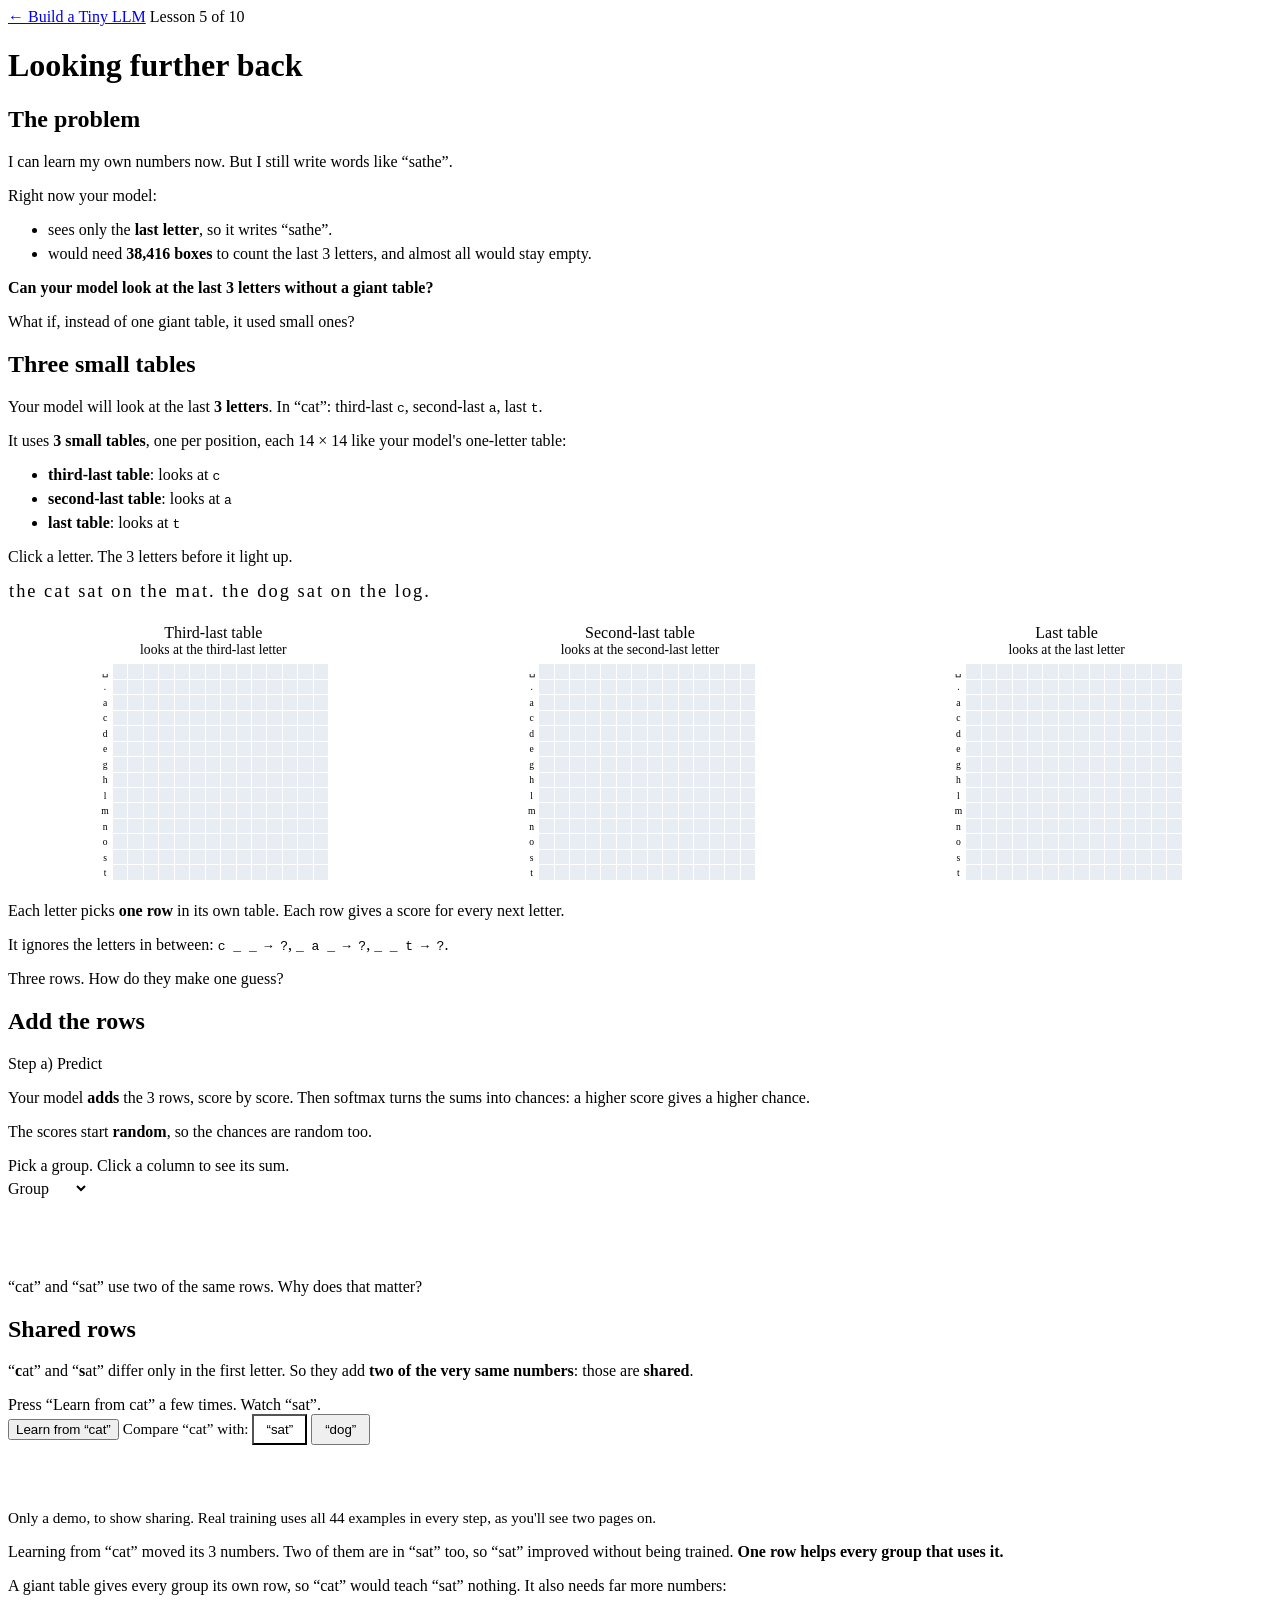
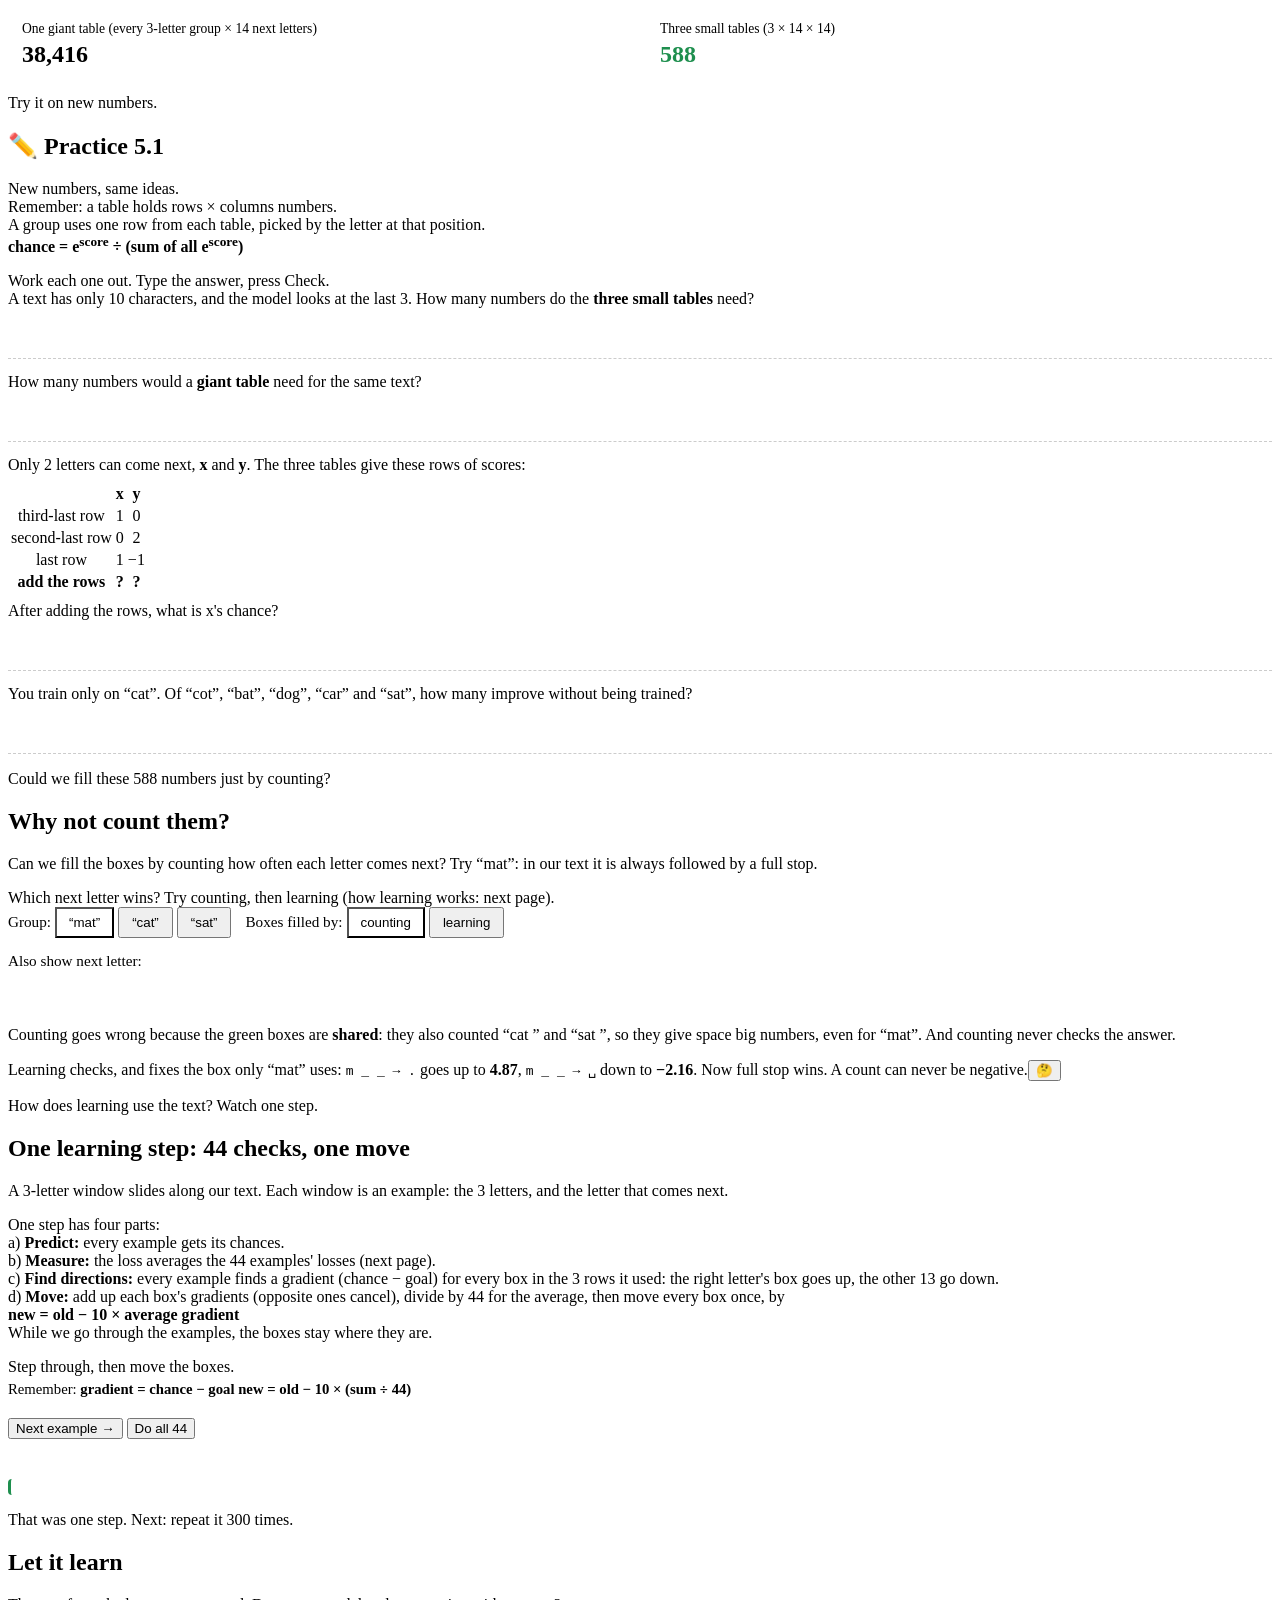
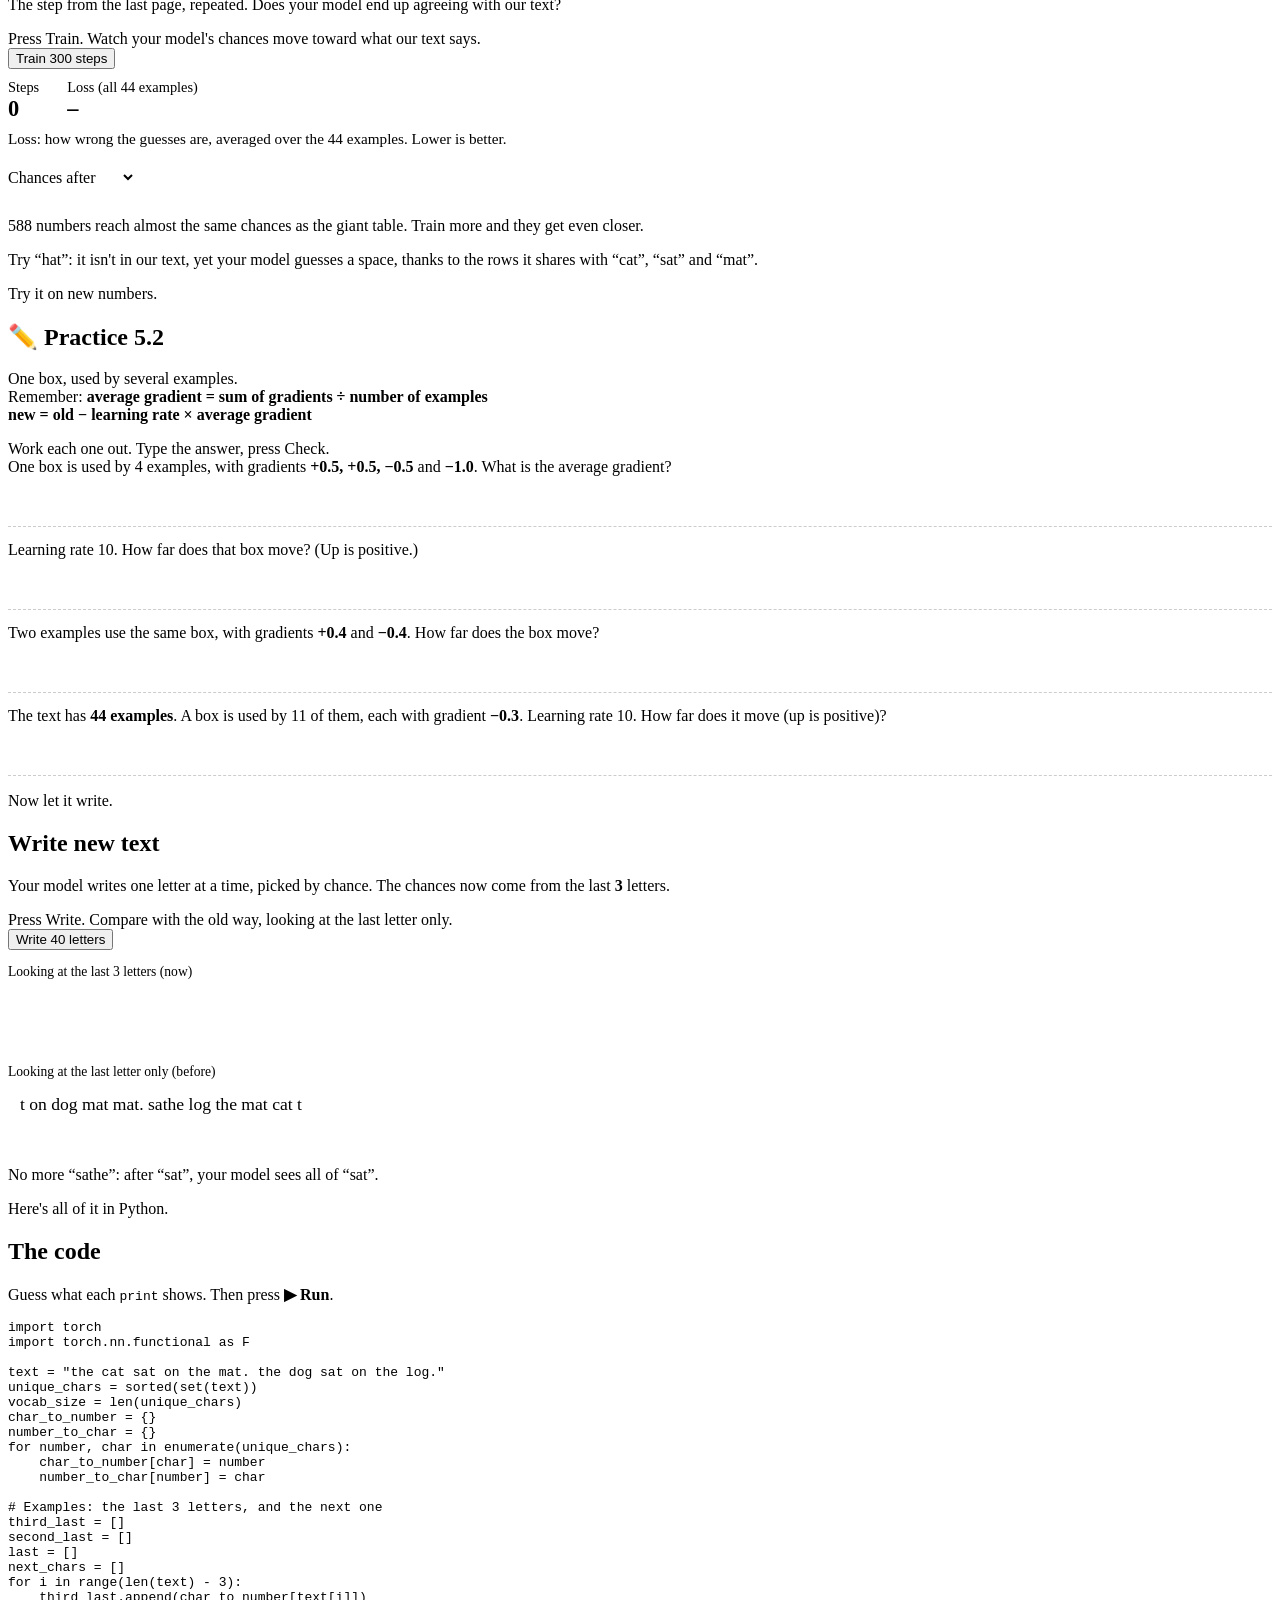
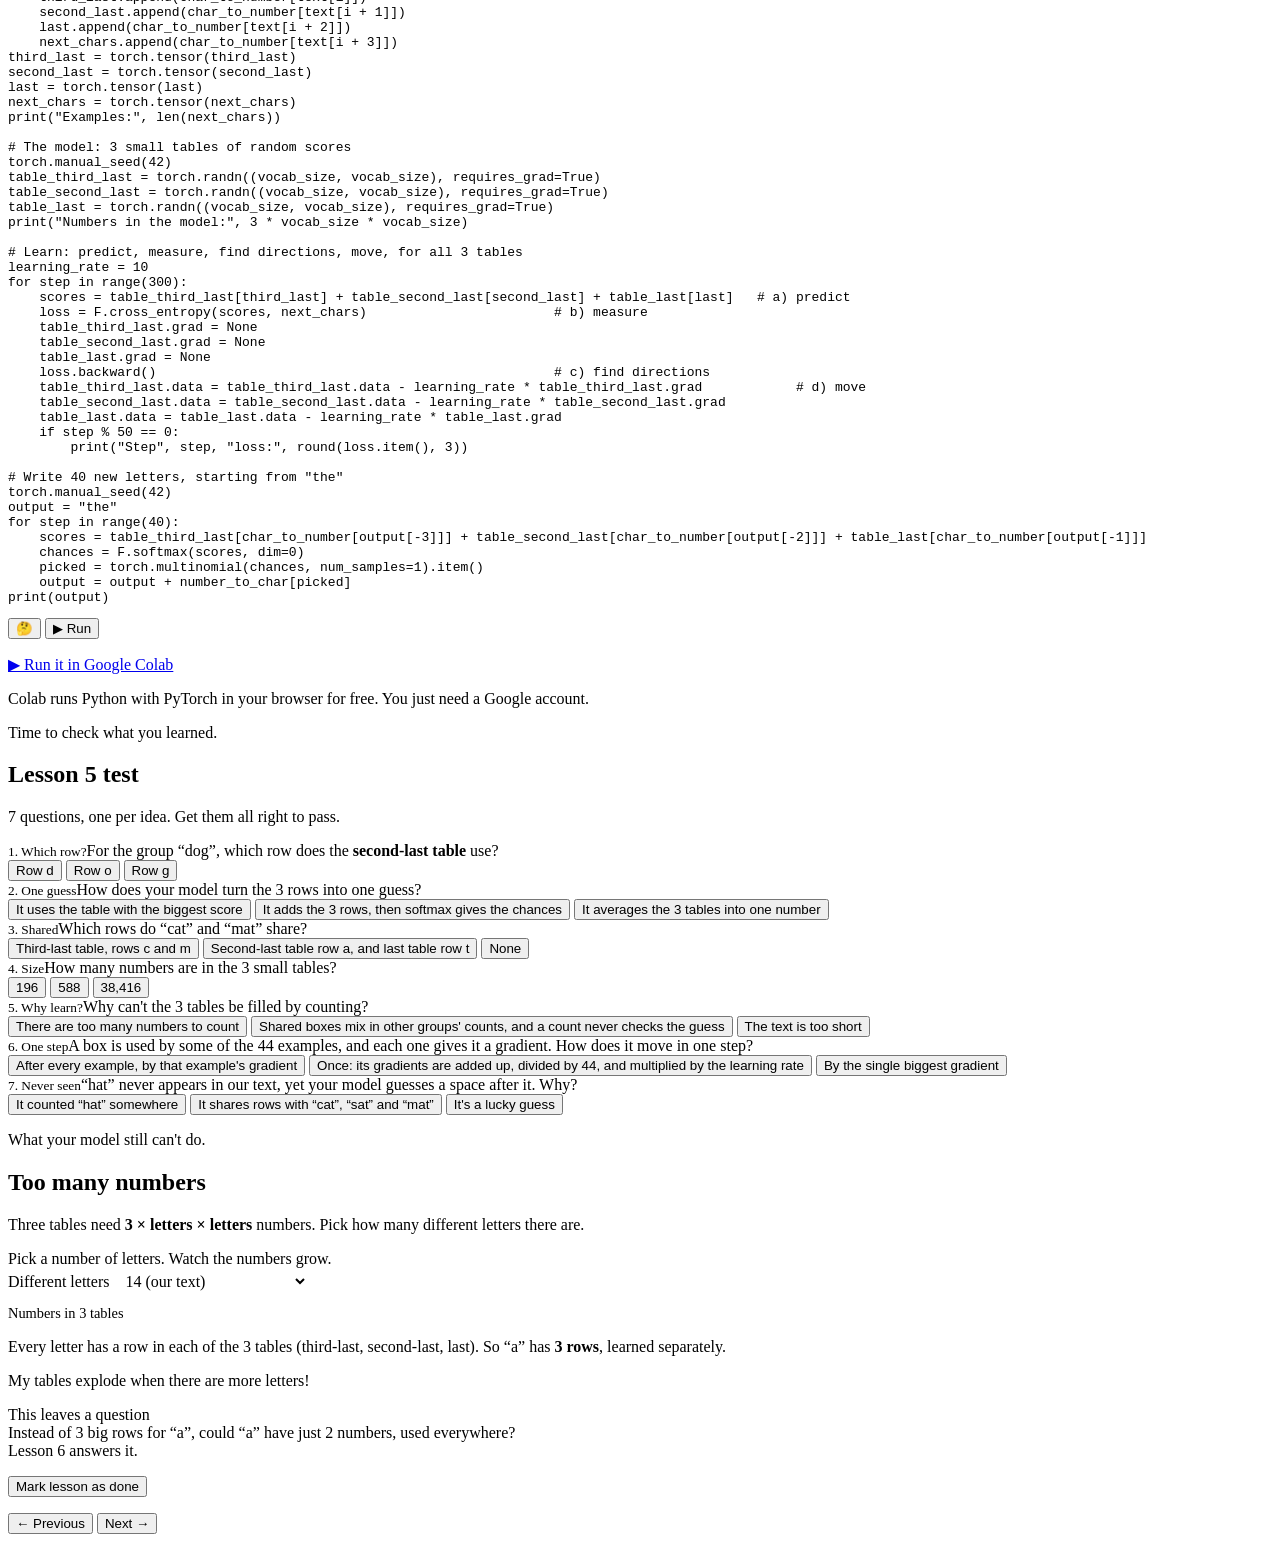
<file: lessons/lesson5.html>
<!doctype html>
<html lang="en">
<head>
<meta charset="utf-8">
<meta name="viewport" content="width=device-width, initial-scale=1">
<title>Looking Further Back</title>
<meta name="description" content="Lesson 5 of Build a Tiny LLM: three small tables, each looking at one of the last three letters, add up to one guess.">
<link rel="preconnect" href="https://fonts.googleapis.com">
<link rel="preconnect" href="https://fonts.gstatic.com" crossorigin>
<link href="https://fonts.googleapis.com/css2?family=Atkinson+Hyperlegible:wght@400;700&family=JetBrains+Mono:wght@400;600&family=Kalam:wght@400&family=Patrick+Hand&display=swap" rel="stylesheet">
<script>try{if(localStorage.getItem("notebook-theme")==="dark")document.documentElement.setAttribute("data-theme","dark")}catch(e){}</script>
<link rel="stylesheet" href="https://mo-ri-ch.github.io/study-notebook-design/v1/style.css">
<style>
  .muted { color: var(--pencil); font-size: 0.95rem; }
  .stuck li { margin: 6px 0; }
  select.pick { max-width: 16em; }
  select.pick, .row select { font: inherit; font-family: var(--mono); padding: 4px 8px; border: 2px solid var(--ink); border-radius: var(--radius); background: var(--paper); color: var(--ink); }

  /* Page 2: the 3-letter window over the text */
  .window-text { font-family: var(--mono); font-size: 1.15rem; line-height: 2.1; word-break: break-word; margin: 6px 0 14px; }
  .window-text span { cursor: pointer; padding: 2px 1px; border-radius: 3px; }
  .window-text span:hover { background: color-mix(in srgb, var(--hl-yellow) 40%, transparent); }
  .window-text .w1, .window-text .w2, .window-text .w3 { background: var(--hl-yellow); color: var(--ink); }
  .window-text .wn { outline: 2px dashed var(--ink); outline-offset: 1px; }
  .group-line { font-family: var(--mono); font-size: 1.6rem; margin: 6px 0 4px; }
  .group-line .next { display: inline-block; min-width: 1.2em; border: 2px dashed var(--ink); border-radius: 4px; text-align: center; margin-left: 6px; }
  .three { display: grid; grid-template-columns: repeat(3, minmax(0, 1fr)); gap: 16px; margin-top: 14px; }
  .mini { text-align: center; min-width: 0; }
  .mini-title { font-family: var(--head); font-size: 1rem; }
  .mini-sub { color: var(--pencil); font-size: 0.85rem; margin-bottom: 6px; }
  .mini-grid { display: grid; grid-template-columns: 1.4em repeat(14, minmax(0, 1fr)); gap: 1px; font-family: var(--mono); font-size: 0.6rem; max-width: 230px; width: 100%; margin: 0 auto; }
  .mini-grid span { aspect-ratio: 1; background: color-mix(in srgb, var(--grid, #d9dfeb) 60%, transparent); border-radius: 1px; }
  .mini-grid .lab { background: none; color: var(--pencil); display: grid; place-items: center; aspect-ratio: auto; }
  .mini-grid .on { background: var(--hl-yellow); }
  .mini-grid .lab.on { background: none; color: var(--ink); font-weight: 700; }
  .mini-row { font-family: var(--mono); margin-top: 6px; }
  @media (max-width: 640px) { .three { gap: 8px; } .mini-grid { font-size: 0.45rem; grid-template-columns: 1.1em repeat(14, minmax(0, 1fr)); } .mini-sub { font-size: 0.7rem; } .mini-row { font-size: 0.75rem; } }

  /* Page 3 and 5: rows added up */
  .addtab { border-collapse: collapse; font-family: var(--mono); font-size: 0.76rem; margin: 8px 0; display: block; max-width: 100%; overflow-x: auto; }
  .addtab th, .addtab td { padding: 6px 4px; text-align: right; white-space: nowrap; }
  .addtab .op { font-weight: 700; color: var(--ink); display: inline-block; width: 1.1em; }
  #addTab th[data-k], #addTab td[data-k] { cursor: pointer; }
  #addTab .pick-col { outline: 2px solid var(--pen); outline-offset: -2px; background: color-mix(in srgb, var(--hl-yellow) 45%, transparent); }
  #addTab .pick-col.real { background: color-mix(in srgb, var(--hl-green) 45%, transparent); }
  .worked { font-family: var(--mono); font-size: 1rem; line-height: 1.9; margin: 14px 0 4px; padding: 10px 14px; border-left: 3px solid var(--pen); background: var(--paper); }
  .worked .pats { display: grid; grid-template-columns: auto auto; justify-content: start; gap: 2px 18px; margin: 6px 0 8px; font-size: 0.95rem; }
  .worked .pats i { font-family: var(--body, inherit); font-style: normal; color: var(--pencil); font-size: 0.8rem; }
  .worked .lab { font-family: var(--body, inherit); color: var(--pencil); font-size: 0.85rem; }
  .addtab th:first-child, .addtab td:first-child { text-align: left; font-family: var(--body, inherit); color: var(--pencil); padding-right: 8px; }
  .addtab tr.sum td { border-top: 2px solid var(--ink); font-weight: 700; }
  .addtab tr.sum td:first-child, .addtab tr.chance td:first-child { color: var(--ink); }
  .addtab tr.chance td { color: var(--pen); }
  .addtab .real { background: color-mix(in srgb, var(--hl-green) 45%, transparent); }
  .addtab th.real { color: var(--ink); }
  .table-scroll { overflow-x: auto; }

  /* Page 4: which groups use a row */
  .uses { font-family: var(--mono); font-size: 1.1rem; line-height: 2.1; word-break: break-word; margin: 10px 0; }
  .uses .use { background: var(--hl-yellow); color: var(--ink); border-radius: 3px; padding: 2px 1px; }
  .uses .use .key { text-decoration: underline 3px var(--pen); text-underline-offset: 4px; }
  select.sh-sel { width: 8.5em; }
  .sh-legend .it { display: inline-flex; align-items: center; gap: 5px; margin-right: 6px; }
  @media (max-width: 640px) { .sh-mini .sh-title { font-size: 0.75rem; white-space: nowrap; } .sh-minis { gap: 8px; } }
  .sh-legend { display: flex; flex-wrap: wrap; align-items: center; gap: 4px 8px; font-size: 0.78rem; color: var(--pencil); margin: 8px 0 0; }
  .sh-legend .k { display: inline-block; width: 14px; height: 14px; border-radius: 3px; border: 1px solid var(--grid); }
  .k.a, .sh tr.a td { background: color-mix(in srgb, var(--hl-yellow) 70%, transparent); }
  .k.b, .sh tr.b td { background: color-mix(in srgb, var(--hl-blue) 45%, transparent); }
  .k.both, .sh tr.both td { background: color-mix(in srgb, var(--hl-green) 60%, transparent); }
  .sh-eqs { display: grid; gap: 14px; }
  .sh-line { display: flex; align-items: center; gap: 6px; flex-wrap: wrap; }
  .sh-name { width: 5.2em; flex: none; font-family: var(--mono); font-size: 1.15rem; font-weight: 700; }
  .sh-name small, .sh-total small { display: block; font-family: var(--body, inherit); font-weight: 400; font-size: 0.75rem; color: var(--pencil); }
  .sh-card { border: 2px solid var(--grid, #d9dfeb); border-radius: 8px; padding: 6px 10px; text-align: center; background: var(--card, #fff); min-width: 5.6em; transition: transform 0.2s; }
  .sh-card.shared { border-color: var(--good, #1E8F4E); background: color-mix(in srgb, var(--hl-green) 40%, var(--card, #fff)); }
  .sh-card.moved .sh-num { color: var(--pen); }
  .sh-pat { font-family: var(--mono); font-size: 0.85rem; }
  .sh-num { font-family: var(--mono); font-size: 1.25rem; font-weight: 700; }
  .sh-tab { font-size: 0.7rem; color: var(--pencil); }
  .sh-op { font-family: var(--mono); font-size: 1.3rem; font-weight: 700; }
  .sh-total { font-family: var(--mono); font-size: 1.25rem; min-width: 8em; }
  .sh-other, .cnt-g, .cnt-m { padding: 6px 12px; }
  .cnt-x { padding: 3px 9px; font-family: var(--mono, monospace); }
  .sh-other.on, .cnt-g.on, .cnt-m.on, .cnt-x.on { background: var(--ink); color: var(--paper); }
  .sh-result .k { display: inline-block; width: 12px; height: 12px; border-radius: 3px; vertical-align: -1px; }
  @media (max-width: 1180px) { .sh-line { flex-wrap: wrap; } .sh-name { width: 100%; } .sh-card { min-width: 0; padding: 4px 6px; } .sh-num { font-size: 1rem; } .sh-total { min-width: 0; flex: 1 1 8em; } }
  .sh-tables { display: grid; gap: 12px; }
  .sh-minis { display: grid; grid-template-columns: repeat(3, minmax(0, 1fr)); gap: 14px; }
  .sh-mini .sh-title { text-align: center; font-size: 0.9rem; }
  .sh-grid { display: grid; grid-template-columns: 1.1em repeat(14, minmax(0, 1fr)); gap: 1px; max-width: 190px; margin: 0 auto; font-family: var(--mono); font-size: 0.55rem; }
  .sh-grid span { height: 8px; border-radius: 1px; outline: 1px solid color-mix(in srgb, var(--grid, #d9dfeb) 50%, transparent); }
  .sh-grid .lab { outline: none; color: var(--pencil); line-height: 8px; text-align: center; }
  .sh-grid span.a:not(.lab) { outline: 2px solid var(--hl-yellow); }
  .sh-grid span.b:not(.lab) { outline: 2px solid var(--hl-blue); }
  .sh-grid span.both:not(.lab) { outline: 2px solid var(--good, #1E8F4E); }
  .sh-grid .lab.a, .sh-grid .lab.b, .sh-grid .lab.both { color: var(--ink); font-weight: 700; }
  .sh .who { color: var(--pencil); font-weight: 400; }
  .sh td:first-child { text-align: left !important; font-family: var(--body, inherit); font-size: 0.75rem; }
  .sh-title { font-family: var(--head); font-size: 1rem; margin-bottom: 2px; }
  .sh-title small { font-family: var(--body, inherit); color: var(--pencil); font-size: 0.8rem; }
  .sh { border-collapse: collapse; font-family: var(--mono); font-size: 0.66rem; }
  .sh th, .sh td { padding: 1px 4px; text-align: right; white-space: nowrap; }
  .sh th { color: var(--pencil); font-weight: 600; }
  .sh td:first-child { color: var(--pencil); text-align: center; font-weight: 700; padding-right: 6px; }
  .sh tr.a td:first-child, .sh tr.b td:first-child, .sh tr.both td:first-child { color: var(--ink); }
  .sh td.chg { font-weight: 700; color: var(--pen); }
  .sh-result i { color: var(--pencil); font-style: normal; font-size: 0.85rem; }
  .sh-result { font-size: 0.95rem; line-height: 1.6; margin-top: 14px; margin-bottom: 12px; min-height: 1.7em; }
  .l4t { border-collapse: collapse; font-family: var(--mono); font-size: 0.6rem; margin-top: 6px; }
  .l4t th, .l4t td { padding: 1px 3px; text-align: right; }
  .l4t th { color: var(--pencil); }
  .l4t td:first-child { font-weight: 700; color: var(--pencil); text-align: center; }
  .l4t tr.hl td { background: color-mix(in srgb, var(--hl-yellow) 70%, transparent); color: var(--ink); }
  .l4t.pk th, .l4t.pk td { padding: 1px 2px; }
  .l4t td.hc, .l4t th.hc { background: color-mix(in srgb, var(--hl-green) 45%, transparent); }
  .l4t tr.hl td.hc { background: var(--hl-yellow); outline: 2px solid var(--pen); outline-offset: -2px; font-weight: 700; }
  .boxes { display: grid; grid-template-columns: 1fr 1fr; gap: 12px; margin: 14px 0; }
  .box-card { border: 2px solid var(--ink); border-radius: var(--radius); padding: 10px 14px; background: var(--paper); }
  .box-label { font-size: 0.85rem; color: var(--pencil); }
  .box-num { font-family: var(--mono); font-size: 1.5rem; font-weight: 700; margin-top: 4px; }
  .box-num.huge { color: var(--redpen); }
  .box-num.small { color: var(--good, #1E8F4E); }
  @media (max-width: 640px) { .boxes { grid-template-columns: 1fr; } }

  /* Page 6: training */
  .score-line { display: flex; gap: 28px; margin-top: 10px; color: var(--pencil); font-size: 0.9rem; }
  .score-line b { display: block; font-family: var(--mono); font-size: 1.4rem; color: var(--ink); }
  .top3 { display: grid; grid-template-columns: 4.5em 1fr 3.6em; gap: 6px 12px; align-items: center; font-family: var(--mono); font-size: 0.95rem; margin-top: 10px; }
  .top3 .track { height: 16px; background: var(--paper); border: 1px solid var(--grid); border-radius: 3px; position: relative; }
  .top3 .fill { position: absolute; left: 0; top: 0; bottom: 0; background: var(--highlight, var(--hl-yellow)); border-right: 2px solid var(--ink); }
  .top3 .pct { text-align: right; }
  .cmp { margin: 6px 0 16px; font-family: var(--mono); font-size: 0.9rem; }
  .cmp th, .cmp td { padding: 4px 14px 4px 0; text-align: left; }
  .cmp td:first-child, .cmp th:first-child { font-family: var(--body, inherit); color: var(--pencil); }

  /* Page 5: where each count comes from */
  .cnt-text { margin: 0 0 12px; }
  .cnt-text .grp { background: color-mix(in srgb, var(--hl-yellow) 45%, transparent); }
  .cnt-text .key { background: var(--hl-yellow); font-weight: 700; text-decoration: underline 3px var(--pen); text-underline-offset: 4px; }
  .cnt-text .nx { outline: 2px dashed var(--ink); outline-offset: 1px; }
  #cntEqs .sh-card { cursor: pointer; }
  #cntEqs .sh-card.pointed { outline: 3px solid var(--pen); outline-offset: 1px; }

  /* Page 6: one learning step */
  .window-text.static span { cursor: default; }
  .window-text.static span:hover { background: none; }
  .window-text.static .w1, .window-text.static .w2, .window-text.static .w3 { background: var(--hl-yellow); }
  .os-head { font-size: 0.95rem; margin: 0 0 10px; }
  .os-head .g { font-family: var(--mono); font-size: 1.3rem; font-weight: 700; margin-right: 8px; }
  .os-push { font-size: 0.98rem; line-height: 1.55; padding: 8px 12px; background: var(--paper); border-left: 3px solid var(--pen); border-radius: 4px; }
  .os-push code, .os-watch code { font-size: 0.85em; white-space: nowrap; }
  .os-push .up { color: var(--good, #1E8F4E); font-weight: 700; white-space: nowrap; }
  .os-push .down { color: var(--redpen); font-weight: 700; white-space: nowrap; }
  .os-watch { margin-top: 12px; padding: 8px 12px; background: var(--paper); border-left: 3px solid var(--good, #1E8F4E); border-radius: 4px; font-size: 0.95rem; }
  .os-watch .score-line { margin-top: 8px; gap: 28px; }
  .os-watch .score-line b { font-size: 1.25rem; }
  #osResult:empty { display: none; }
  .os-remember { font-size: 0.92rem; margin: 0 0 8px; line-height: 1.9; }
  .os-watch .title { font-size: 0.85rem; color: var(--pencil); margin-bottom: 4px; }
  .os-watch .chips { display: flex; flex-wrap: wrap; gap: 4px 6px; font-family: var(--mono); font-size: 0.8rem; min-height: 1.6em; }
  .os-watch .chip { padding: 1px 6px; border-radius: 10px; background: var(--card, #fff); border: 1px solid var(--grid, #d9dfeb); }
  .os-watch .chip.up { color: var(--good, #1E8F4E); }
  .os-watch .chip.down { color: var(--redpen); }
  .os-watch .chip.now { outline: 2px solid var(--pen); }
  .os-watch .tot { margin-top: 6px; font-family: var(--mono); font-size: 0.85rem; }
  .os-prog { border-collapse: collapse; font-size: 0.9rem; margin-top: 6px; }
  .os-prog td { padding: 2px 12px 2px 0; }
  .os-prog td:last-child { font-family: var(--mono); }
  .top3.cmp4 { grid-template-columns: 6.2em 1fr 5.6em 4.8em; }
  .top3 .hd { font-family: var(--body, inherit); font-size: 0.75rem; color: var(--pencil); text-align: right; }

  /* Page 8: writing */
  .written { font-family: var(--mono); font-size: 1.1rem; min-height: 2.6em; padding: 10px 12px; border: 1.5px dashed var(--ink); border-radius: var(--radius); background: var(--paper); word-break: break-word; white-space: pre-wrap; }
  .written-label { color: var(--pencil); font-size: 0.85rem; margin: 14px 0 4px; }
</style>
</head>
<body data-pen="orange">
<div class="wrap">
  <header class="topbar">
    <a class="home" href="../">← Build a Tiny LLM</a>
    <span class="where">Lesson 5 of 10</span>
  </header>

  <main data-paged>
    <div class="paged-head">
      <h1>Looking further back</h1>
      <div class="progress" aria-label="Lesson parts"></div>
    </div>

    <!-- 1 -->
    <section class="part" data-title="The problem">
      <h2>The problem</h2>
      <p class="neo-say">I can learn my own numbers now. But I still write words like “sathe”.</p>
      <p class="say">Right now your model:</p>
      <ul class="stuck">
        
        <li>sees only the <b>last letter</b>, so it writes “sathe”.</li>
        <li>would need <b>38,416 boxes</b> to count the last 3 letters, and almost all would stay empty.</li>
      </ul>
      <p class="say"><b>Can your model look at the last 3 letters without a giant table?</b></p>
      <p class="hook">What if, instead of one giant table, it used small ones?</p>
    </section>

    <!-- 2 -->
    <section class="part" data-title="Three small tables">
      <h2>Three small tables</h2>
      <p class="say">Your model will look at the last <b>3 letters</b>. In “cat”: third-last <code>c</code>, second-last <code>a</code>, last <code>t</code>.</p>
      <p class="say">It uses <b>3 small tables</b>, one per position, each 14 × 14 like <span data-peek-from="l4Peek">your model's one-letter table</span>:</p>
      <div hidden id="l4Peek"></div>
      <ul class="stuck">
        <li><b>third-last table</b>: looks at <code>c</code></li>
        <li><b>second-last table</b>: looks at <code>a</code></li>
        <li><b>last table</b>: looks at <code>t</code></li>
      </ul>
      <div class="activity">
        <div class="do">Click a letter. The 3 letters before it light up.</div>
        <div class="window-text" id="winText" aria-label="Our text. Click a letter."></div>
        <div class="group-line" id="groupLine"></div>
        <div class="muted" id="groupNote"></div>
        <div class="three" id="three"></div>
      </div>
      <p class="say">Each letter picks <b>one row</b> in its own table. Each row gives a score for every next letter.</p>
      <p class="say">It ignores the letters in between: <code>c _ _ → ?</code>, <code>_ a _ → ?</code>, <code>_ _ t → ?</code>.</p>
      <p class="hook">Three rows. How do they make one guess?</p>
    </section>

    <!-- 3 -->
    <section class="part" data-title="Add the rows">
      <h2>Add the rows</h2>
      <p class="step-label">Step a) Predict</p>
      <p class="say">Your model <b>adds</b> the 3 rows, score by score. Then softmax turns the sums into chances: a higher score gives a higher chance.</p>
      <p class="say">The scores start <b>random</b>, so the chances are random too.</p>
      <div class="activity">
        <div class="do">Pick a group. Click a column to see its sum.</div>
        <div class="row" style="margin-bottom:10px"><label>Group <select id="addGroup" class="pick"></select></label></div>
        <div class="table-scroll"><table class="addtab" id="addTab"></table></div>
        <div hidden id="addPeek0"></div><div hidden id="addPeek1"></div><div hidden id="addPeek2"></div>
        <div class="worked" id="addWorked"></div>
        <div class="muted" id="addNote"></div>
      </div>
      <p class="hook">“cat” and “sat” use two of the same rows. Why does that matter?</p>
    </section>

    <!-- 4 -->
    <section class="part" data-title="Shared rows">
      <h2>Shared rows</h2>
      <p class="say">“<b>c</b>at” and “<b>s</b>at” differ only in the first letter. So they add <b>two of the very same numbers</b>: those are <b>shared</b>.</p>
      <div class="activity">
        <div class="do">Press “Learn from cat” a few times. Watch “sat”.</div>
        <div class="row" style="margin-bottom:12px">
          <button class="primary" id="shLearn">Learn from “cat”</button>
          <span class="muted">Compare “cat” with:</span>
          <button class="sh-other on" data-g="sat">“sat”</button>
          <button class="sh-other" data-g="dog">“dog”</button>
        </div>
        <div class="sh-eqs" id="shEqs"></div>
        <div class="sh-result" id="shResult"></div>
        <div class="muted">Only a demo, to show sharing. Real training uses all 44 examples in every step, as you'll see two pages on.</div>
      </div>
      <p class="say">Learning from “cat” moved its 3 numbers. Two of them are in “sat” too, so “sat” improved without being trained. <b>One row helps every group that uses it.</b></p>
      <p class="say">A giant table gives every group its own row, so “cat” would teach “sat” nothing. It also needs far more numbers:</p>
      <div class="boxes">
        <div class="box-card"><div class="box-label">One giant table (every 3-letter group × 14 next letters)</div><div class="box-num huge">38,416</div></div>
        <div class="box-card"><div class="box-label">Three small tables (3 × 14 × 14)</div><div class="box-num small">588</div></div>
      </div>
      <p class="hook">Try it on new numbers.</p>
    </section>

    <section class="part" data-nonum data-title="✏️ Practice 5.1">
      <h2>✏️ Practice 5.1</h2>
      <p class="say">New numbers, same ideas.<br>Remember: a table holds rows × columns numbers.<br>A group uses one row from each table, picked by the letter at that position.<br><b class="eqbox">chance = e<sup>score</sup> ÷ (sum of all e<sup>score</sup>)</b></p>
      <div class="activity">
        <div class="do"><span data-peek="Take a pen and paper, or use the ✎ pen on this page, and write each step. It sticks better than guessing.">Work each one out.</span> Type the answer, press Check.</div>
        <div class="pq" data-ans="300" data-tol="0.5" data-hint="Each table has one row per letter and one column per next letter." data-work="3 × 10 × 10 = 300.">
          <div class="pq-q">A text has only 10 characters, and the model looks at the last 3. How many numbers do the <b>three small tables</b> need?</div>
          <div class="pq-in"><input type="text" inputmode="decimal" autocomplete="off" aria-label="Your answer"><button class="primary pq-check" type="button" hidden>Check</button></div>
          <div class="pq-fb" aria-live="polite"></div>
        </div>
        <div class="pq" data-ans="10000" data-tol="0.5" data-hint="One row for every 3-letter group, one column for every next letter." data-work="10 × 10 × 10 groups × 10 next letters = 10,000.">
          <div class="pq-q">How many numbers would a <b>giant table</b> need for the same text?</div>
          <div class="pq-in"><input type="text" inputmode="decimal" autocomplete="off" aria-label="Your answer"><button class="primary pq-check" type="button" hidden>Check</button></div>
          <div class="pq-fb" aria-live="polite"></div>
        </div>
        <div class="pq" data-ans="0.73" data-tol="0.01" data-hint="Add each letter's three scores first. Then chance = e<sup>score</sup> ÷ (sum of both e<sup>score</sup>)." data-work="Add down each column. x: 1 + 0 + 1 = 2. y: 0 + 2 − 1 = 1. Then e² ÷ (e² + e¹) = 7.39 ÷ 10.11 = 0.73.">
          <div class="pq-q">Only 2 letters can come next, <b>x</b> and <b>y</b>. The three tables give these rows of scores:
          <table class="plain" style="margin:8px 0;text-align:center"><tr><th></th><th>x</th><th>y</th></tr><tr><td>third-last row</td><td>1</td><td>0</td></tr><tr><td>second-last row</td><td>0</td><td>2</td></tr><tr><td>last row</td><td>1</td><td>−1</td></tr><tr><td><b>add the rows</b></td><td><b>?</b></td><td><b>?</b></td></tr></table>
          After adding the rows, what is x's chance?</div>
          <div class="pq-in"><input type="text" inputmode="decimal" autocomplete="off" aria-label="Your answer"><button class="primary pq-check" type="button" hidden>Check</button></div>
          <div class="pq-fb" aria-live="polite"></div>
        </div>
        <div class="pq" data-ans="4" data-tol="0.1" data-hint="A group improves if it uses at least one row that “cat” used. Compare letter by position." data-work="cot (c, t), bat (a, t), car (c, a) and sat (a, t) each share a row. dog shares none. So 4.">
          <div class="pq-q">You train only on “cat”. Of “cot”, “bat”, “dog”, “car” and “sat”, how many improve without being trained?</div>
          <div class="pq-in"><input type="text" inputmode="decimal" autocomplete="off" aria-label="Your answer"><button class="primary pq-check" type="button" hidden>Check</button></div>
          <div class="pq-fb" aria-live="polite"></div>
        </div>
      </div>
      <p class="hook">Could we fill these 588 numbers just by counting?</p>
    </section>

    <!-- 5 -->
    <section class="part" data-title="Why not count them?">
      <h2>Why not count them?</h2>
      <p class="say">Can we fill the boxes by counting how often each letter comes next? Try “mat”: in our text it is always followed by a full stop.</p>
      <div class="activity">
        <div class="do">Which next letter wins? Try counting, then learning (how learning works: next page).</div>
        <div class="row" style="margin-bottom:12px">
          <span class="muted">Group:</span>
          <button class="cnt-g on" data-g="mat">“mat”</button>
          <button class="cnt-g" data-g="cat">“cat”</button>
          <button class="cnt-g" data-g="sat">“sat”</button>
          <span class="muted" style="margin-left:10px">Boxes filled by:</span>
          <button class="cnt-m on" data-m="count">counting</button>
          <button class="cnt-m" data-m="learn">learning</button>
        </div>
        <div class="window-text static cnt-text" id="cntText" aria-label="Our text"></div>
        <div class="muted" id="cntHint" style="margin:-8px 0 10px"></div>
        <div class="sh-eqs" id="cntEqs"></div>
        <div class="row" style="margin:10px 0 4px"><span class="muted">Also show next letter:</span><span id="cntXs" class="row" style="gap:4px"></span></div>
        <div class="sh-result" id="cntNote"></div>
      </div>
      <p class="say">Counting goes wrong because the green boxes are <b>shared</b>: they also counted “cat ” and “sat ”, so they give space big numbers, even for “mat”. And counting never checks the answer.</p>
      <p class="say" style="position:relative">Learning checks, and fixes the box only “mat” uses: <code>m _ _ → .</code> goes up to <b>4.87</b>, <code>m _ _ → ␣</code> down to <b>−2.16</b>. Now full stop wins. A count can never be negative.<button class="doubt" type="button" data-peek-from="savePeek" aria-label="So what does learning save?">🤔</button></p>
      <div hidden id="savePeek"><b>🤔 So what does learning save?</b>
        <p style="margin:6px 0 0">Not time: it still reads the text many times. It saves <b>boxes</b>: 588 instead of 38,416.</p>
      </div>
      <p class="hook">How does learning use the text? Watch one step.</p>
    </section>

    <!-- 6 -->
    <section class="part" data-title="One learning step">
      <h2>One learning step: 44 checks, one move</h2>
      <p class="say">A 3-letter window slides along our text. Each window is an example: the 3 letters, and the letter that comes next.</p>
      <p class="say">One step has four parts:<br>a) <b>Predict:</b> every example gets its chances.<br>b) <b>Measure:</b> the loss averages the 44 examples' losses (next page).<br>c) <b>Find directions:</b> every example finds a gradient (chance − goal) for every box in the 3 rows it used: the right letter's box goes up, the other 13 go down.<br>d) <b>Move:</b> add up each box's gradients (opposite ones cancel), divide by 44 for the average, then move every box once, by<br><b class="eqbox">new = old − <span data-peek="10 is the learning rate: how big each move is.">10</span> × average gradient</b><br>While we go through the examples, the boxes stay where they are.</p>
      <div class="activity">
        <div class="do">Step through, then move the boxes.</div>
        <div class="os-remember">Remember: <b class="eqbox">gradient = chance − goal</b> <b class="eqbox">new = old − 10 × (sum ÷ 44)</b></div>
        <div class="window-text static" id="osText" aria-label="Our text, with the current window"></div>
        <div id="osBody">
        <div class="row" style="margin:0 0 12px">
          <button id="osBack" hidden>← Previous example</button>
          <button class="primary" id="osNext">Next example →</button>
          <button id="osAll">Do all 44</button>
          <button class="primary" id="osMove" hidden>Move the boxes</button>
          <button class="primary" id="osAgain" hidden>Start the next step</button>
        </div>
        <div class="os-head" id="osHead"></div>
        <div class="os-push" id="osPush"></div>
        <div class="os-watch" id="osWatch"></div>
        <div class="sh-result" id="osResult"></div>
        </div>
      </div>
      <p class="hook">That was one step. Next: repeat it 300 times.</p>
    </section>

    <!-- 7 -->
    <section class="part" data-title="Let it learn">
      <h2>Let it learn</h2>
      <p class="say">The step from the last page, repeated. Does your model end up agreeing with our text?</p>
      <div class="activity">
        <div class="do">Press Train. Watch your model's chances move toward what our text says.</div>
        <div class="row">
          <button class="primary" id="train">Train 300 steps</button>
        </div>
        <div class="score-line"><div>Steps<b id="trainSteps">0</b></div><div>Loss (all 44 examples)<b id="trainLoss">–</b></div></div>
        <div class="muted" style="margin-top:8px">Loss: how wrong the guesses are, averaged over the 44 examples. Lower is better.</div>
        <div class="row" style="margin-top:16px"><label>Chances after <select id="learnGroup" class="pick"></select></label><button id="tryHat" hidden>Now try “hat”: not in our text</button></div>
        <div class="top3 cmp4" id="learnTop"></div>
        <div class="muted" id="learnNote" style="margin-top:8px"></div>
      </div>
      <p class="say">588 numbers reach almost the same chances as the giant table. Train more and they get even closer.</p>
      <p class="say">Try “hat”: it isn't in our text, yet your model guesses a space, thanks to the rows it shares with “cat”, “sat” and “mat”.</p>
      <p class="hook">Try it on new numbers.</p>
    </section>

    <section class="part" data-nonum data-title="✏️ Practice 5.2">
      <h2>✏️ Practice 5.2</h2>
      <p class="say">One box, used by several examples.<br>Remember: <b class="eqbox">average gradient = sum of gradients ÷ number of examples</b><br><b class="eqbox">new = old − learning rate × average gradient</b></p>
      <div class="activity">
        <div class="do"><span data-peek="Take a pen and paper, or use the ✎ pen on this page, and write each step. It sticks better than guessing.">Work each one out.</span> Type the answer, press Check.</div>
        <div class="pq" data-ans="-0.125" data-tol="0.005" data-hint="Add the four gradients, then divide by 4." data-work="(0.5 + 0.5 − 0.5 − 1.0) ÷ 4 = −0.5 ÷ 4 = −0.125.">
          <div class="pq-q">One box is used by 4 examples, with gradients <b>+0.5, +0.5, −0.5</b> and <b>−1.0</b>. What is the average gradient?</div>
          <div class="pq-in"><input type="text" inputmode="decimal" autocomplete="off" aria-label="Your answer"><button class="primary pq-check" type="button" hidden>Check</button></div>
          <div class="pq-fb" aria-live="polite"></div>
        </div>
        <div class="pq" data-ans="1.25" data-tol="0.01" data-hint="new = old − 10 × average gradient. The average is negative." data-work="10 × 0.125 = 1.25, up.">
          <div class="pq-q">Learning rate 10. How far does that box move? (Up is positive.)</div>
          <div class="pq-in"><input type="text" inputmode="decimal" autocomplete="off" aria-label="Your answer"><button class="primary pq-check" type="button" hidden>Check</button></div>
          <div class="pq-fb" aria-live="polite"></div>
        </div>
        <div class="pq" data-ans="0" data-tol="0.001" data-hint="The gradients are added up before anything moves." data-work="+0.4 − 0.4 = 0. They cancel, so the box doesn't move.">
          <div class="pq-q">Two examples use the same box, with gradients <b>+0.4</b> and <b>−0.4</b>. How far does the box move?</div>
          <div class="pq-in"><input type="text" inputmode="decimal" autocomplete="off" aria-label="Your answer"><button class="primary pq-check" type="button" hidden>Check</button></div>
          <div class="pq-fb" aria-live="polite"></div>
        </div>
        <div class="pq" data-ans="0.75" data-tol="0.01" data-hint="Add the 11 gradients, divide by all 44, then multiply by the learning rate." data-work="−3.3 ÷ 44 = −0.075. 10 × 0.075 = 0.75, up.">
          <div class="pq-q">The text has <b>44 examples</b>. A box is used by 11 of them, each with gradient <b>−0.3</b>. Learning rate 10. How far does it move (up is positive)?</div>
          <div class="pq-in"><input type="text" inputmode="decimal" autocomplete="off" aria-label="Your answer"><button class="primary pq-check" type="button" hidden>Check</button></div>
          <div class="pq-fb" aria-live="polite"></div>
        </div>
      </div>
      <p class="hook">Now let it write.</p>
    </section>

    <!-- 8 -->
    <section class="part" data-title="Write new text">
      <h2>Write new text</h2>
      <p class="say">Your model writes one letter at a time, picked by chance. The chances now come from the last <b>3</b> letters.</p>
      <div class="activity">
        <div class="do">Press Write. Compare with the old way, looking at the last letter only.</div>
        <div class="row"><button class="primary" id="write">Write 40 letters</button></div>
        <div class="written-label">Looking at the last 3 letters (now)</div>
        <div class="written" id="written" aria-live="polite"></div>
        <div class="written-label">Looking at the last letter only (before)</div>
        <div class="written">t on dog mat mat. sathe log the mat cat t</div>
      </div>
      <p class="say">No more “sathe”: after “sat”, your model sees all of “sat”.</p>
      <p class="hook">Here's all of it in Python.</p>
    </section>

    <!-- 9 -->
    <section class="part" data-title="The code">
      <h2>The code</h2>
      <p class="say">Guess what each <code>print</code> shows. Then press <b>▶ Run</b>.</p>
<pre><code>import torch
import torch.nn.functional as F

text = "the cat sat on the mat. the dog sat on the log."
unique_chars = sorted(set(text))
vocab_size = len(unique_chars)
char_to_number = {}
number_to_char = {}
for number, char in enumerate(unique_chars):
    char_to_number[char] = number
    number_to_char[number] = char

<span class="c"># Examples: the last 3 letters, and the next one</span>
third_last = []
second_last = []
last = []
next_chars = []
for i in range(len(text) - 3):
    third_last.append(char_to_number[text[i]])
    second_last.append(char_to_number[text[i + 1]])
    last.append(char_to_number[text[i + 2]])
    next_chars.append(char_to_number[text[i + 3]])
third_last = torch.tensor(third_last)
second_last = torch.tensor(second_last)
last = torch.tensor(last)
next_chars = torch.tensor(next_chars)
print("Examples:", len(next_chars))

<span class="c"># The model: 3 small tables of random scores</span>
torch.manual_seed(42)
table_third_last = torch.randn((vocab_size, vocab_size), requires_grad=True)
table_second_last = torch.randn((vocab_size, vocab_size), requires_grad=True)
table_last = torch.randn((vocab_size, vocab_size), requires_grad=True)
print("Numbers in the model:", 3 * vocab_size * vocab_size)

<span class="c"># Learn: predict, measure, find directions, move, for all 3 tables</span>
learning_rate = 10
for step in range(300):
    scores = table_third_last[third_last] + table_second_last[second_last] + table_last[last]<span class="c">   # a) predict</span>
    loss = F.cross_entropy(scores, next_chars)<span class="c">                        # b) measure</span>
    table_third_last.grad = None
    table_second_last.grad = None
    table_last.grad = None
    loss.backward()<span class="c">                                                   # c) find directions</span>
    table_third_last.data = table_third_last.data - learning_rate * table_third_last.grad<span class="c">            # d) move</span>
    table_second_last.data = table_second_last.data - learning_rate * table_second_last.grad
    table_last.data = table_last.data - learning_rate * table_last.grad
    if step % 50 == 0:
        print("Step", step, "loss:", round(loss.item(), 3))

<span class="c"># Write 40 new letters, starting from "the"</span>
torch.manual_seed(42)
output = "the"
for step in range(40):
    scores = table_third_last[char_to_number[output[-3]]] + table_second_last[char_to_number[output[-2]]] + table_last[char_to_number[output[-1]]]
    chances = F.softmax(scores, dim=0)
    picked = torch.multinomial(chances, num_samples=1).item()
    output = output + number_to_char[picked]
print(output)</code></pre>
      <div class="run-area" style="position:relative">
        <button class="doubt" type="button" data-peek-from="codePeek" aria-label="What is new in this code?">🤔</button>
        <button class="run-code" type="button" aria-expanded="false">▶ Run</button>
        <div class="terminal" hidden><div class="term-bar">Terminal</div><pre class="term-out" id="termOut"><span class="prompt">$ python lesson5.py</span>
Examples: 44
Numbers in the model: 588
Step 0 loss: 4.082
Step 50 loss: 0.199
Step 100 loss: 0.184
Step 150 loss: 0.179
Step 200 loss: 0.177
Step 250 loss: 0.175
the mat. the cat sat on the dog sat on the </pre></div>
      </div>
      <div hidden id="codePeek"><b>🤔 What is new in this code?</b>
        <ul style="margin:6px 0 0; padding-left:1.2em">
          <li>Each group has 3 letters, so there are 3 lists:<br><code>third_last</code>, <code>second_last</code>, <code>last</code>.</li>
          <li>3 tables instead of 1, and <code>scores</code> adds one row from each.</li>
          <li>Every step moves all 3 tables. <code>loss.backward()</code> finds the gradients for all 588 numbers at once.</li>
          <li><code>output[-1]</code> is the last letter written so far, <code>output[-2]</code> the second-last, <code>output[-3]</code> the third-last.</li>
        </ul>
      </div>
      <p class="run-links">
        <a class="btn primary" href="https://colab.research.google.com/github/mo-ri-ch/build-an-llm-from-scratch/blob/main/notebooks/lesson5.ipynb" target="_blank" rel="noopener">▶ Run it in Google Colab</a>
      </p>
      <p class="muted-note">Colab runs Python with PyTorch in your browser for free. You just need a Google account.</p>
      <p class="hook">Time to check what you learned.</p>
    </section>

    <!-- 10 -->
    <section class="part" data-title="Lesson test">
      <h2>Lesson 5 test</h2>
      <p class="say">7 questions, one per idea. Get them all right to pass.</p>
      <div class="test" data-test="5">
        <div class="quiz" data-page="lesson5.html#2" data-topic="Three small tables" data-right="Right. In “dog”, the second-last letter is o, so the second-last table uses row o.">
          <div class="q"><small>1. Which row?</small>For the group “dog”, which row does the <b>second-last table</b> use?</div>
          <div class="options">
            <button data-why="d is the third-last letter, so it goes to the third-last table.">Row d</button>
            <button data-right>Row o</button>
            <button data-why="g is the last letter, so it goes to the last table.">Row g</button>
          </div>
          <div class="feedback"></div>
        </div>
        <div class="quiz" data-page="lesson5.html#3" data-topic="Add the rows" data-right="Right. The 3 rows are added score by score, then softmax turns the sums into chances.">
          <div class="q"><small>2. One guess</small>How does your model turn the 3 rows into one guess?</div>
          <div class="options">
            <button data-why="Nothing is picked from just one table: every guess uses all three.">It uses the table with the biggest score</button>
            <button data-right>It adds the 3 rows, then softmax gives the chances</button>
            <button data-why="Each table gives a whole row of scores. They are added, not averaged into one number.">It averages the 3 tables into one number</button>
          </div>
          <div class="feedback"></div>
        </div>
        <div class="quiz" data-page="lesson5.html#4" data-topic="Shared rows" data-right="Right. Both end in “at”: second-last a and last t.">
          <div class="q"><small>3. Shared</small>Which rows do “cat” and “mat” share?</div>
          <div class="options">
            <button data-why="c and m are different letters, so the third-last table uses different rows for them.">Third-last table, rows c and m</button>
            <button data-right>Second-last table row a, and last table row t</button>
            <button data-why="They do share rows. Look at the letters they have in the same places.">None</button>
          </div>
          <div class="feedback"></div>
        </div>
        <div class="quiz" data-page="lesson5.html#4" data-topic="Shared rows" data-right="Right. 3 tables × 14 rows × 14 columns = 588.">
          <div class="q"><small>4. Size</small>How many numbers are in the 3 small tables?</div>
          <div class="options">
            <button data-why="That's one table: 14 × 14. There are 3 of them.">196</button>
            <button data-right>588</button>
            <button data-why="That's the giant counting table for 3 letters.">38,416</button>
          </div>
          <div class="feedback"></div>
        </div>
        <div class="quiz" data-page="lesson5.html#6" data-topic="Why not count them?" data-right="Right. A shared box also counts other groups, so it pushes the wrong letter. And a count never checks the guess: learning does.">
          <div class="q"><small>5. Why learn?</small>Why can't the 3 tables be filled by counting?</div>
          <div class="options">
            <button data-why="Counting 588 boxes is easy. The problem is what the numbers mean.">There are too many numbers to count</button>
            <button data-right>Shared boxes mix in other groups' counts, and a count never checks the guess</button>
            <button data-why="The text is the same. The problem is that shared boxes count other groups too.">The text is too short</button>
          </div>
          <div class="feedback"></div>
        </div>
        <div class="quiz" data-page="lesson5.html#7" data-topic="One learning step" data-right="Right. Every example that uses the box gives it a gradient, the gradients are added up and divided by 44 (the average), and the box moves once: new = old − 10 × average.">
          <div class="q"><small>6. One step</small>A box is used by some of the 44 examples, and each one gives it a gradient. How does it move in one step?</div>
          <div class="options">
            <button data-why="The boxes don't move after each example. The gradients are collected first.">After every example, by that example's gradient</button>
            <button data-right>Once: its gradients are added up, divided by 44, and multiplied by the learning rate</button>
            <button data-why="Opposite gradients cancel out. The box moves by the average of all of them, not just one.">By the single biggest gradient</button>
          </div>
          <div class="feedback"></div>
        </div>
        <div class="quiz" data-page="lesson5.html#8" data-topic="Let it learn" data-right="Right. “hat” shares row a (second-last table) and row t (last table) with cat, sat and mat, and those rows learned that a space comes next.">
          <div class="q"><small>7. Never seen</small>“hat” never appears in our text, yet your model guesses a space after it. Why?</div>
          <div class="options">
            <button data-why="Nothing was counted. And a counting table's row for “hat” would be empty.">It counted “hat” somewhere</button>
            <button data-right>It shares rows with “cat”, “sat” and “mat”</button>
            <button data-why="It isn't luck: every time you train, it gives a space a big chance.">It's a lucky guess</button>
          </div>
          <div class="feedback"></div>
        </div>
      </div>
      <p class="hook">What your model still can't do.</p>
    </section>

    <!-- 12 -->
    <section class="part" data-title="Too many numbers">
      <h2>Too many numbers</h2>
      <p class="say">Three tables need <b>3 × letters × letters</b> numbers. Pick how many different letters there are.</p>
      <div class="activity">
        <div class="do">Pick a number of letters. Watch the numbers grow.</div>
        <div class="row"><label>Different letters <select id="sizePick" class="pick"><option value="14">14 (our text)</option><option value="100">100</option><option value="1000">1,000</option><option value="150000">150,000 (all of Unicode)</option></select></label></div>
        <div class="score-line"><div>Numbers in 3 tables<b id="sizeNum"></b></div></div>
        <div class="muted" id="sizeSum" style="margin-top:6px"></div>
      </div>
      <p class="say">Every letter has a row in each of the 3 tables (third-last, second-last, last). So “a” has <b>3 rows</b>, learned separately.</p>
      <p class="neo-say">My tables explode when there are more letters!</p>
      <div class="open-question">
        <div>This leaves a question</div>
        <div class="big">Instead of 3 big rows for “a”, could “a” have just 2 numbers, used everywhere?</div>
        <div>Lesson 6 answers it.</div>
      </div>
      <p><button class="done-toggle" data-done="5">Mark lesson as done</button></p>
    </section>
  </main>
</div>

<nav class="pagebar" aria-label="Move between parts">
  <div class="inner">
    <button data-page-back>← Previous</button>
    <span data-page-label></span>
    <button class="primary" data-page-next>Next →</button>
  </div>
</nav>

<script src="../assets/tinylm.js?v=202610241"></script>
<script src="../assets/course.js?v=202611124"></script>
<script src="../assets/practice.js?v=2"></script>
<script src="https://mo-ri-ch.github.io/study-notebook-design/v1/common.js"></script>
<script src="https://mo-ri-ch.github.io/study-notebook-design/v1/pen.js"></script>
<script src="https://mo-ri-ch.github.io/study-notebook-design/v1/guide.js"></script>
<script src="https://mo-ri-ch.github.io/study-notebook-design/v1/codewalk.js"></script>
<script>
const sc = c => c === " " ? "␣" : c;            // a visible space
const nm = c => c === " " ? "space" : c === "." ? "full stop" : c;   // spoken names
const fmt = (x, d = 2) => (x < 0 ? "−" : "") + Math.abs(x).toFixed(d);
const GROUPS = [];                               // every 3-letter group in the text, and the letter after it
for (let i = 0; i + 3 < TEXT.length; i++) GROUPS.push({ at: i, g: TEXT.slice(i, i + 3), next: TEXT[i + 3] });
const pctS = p => (p < 0.01 ? (p * 100).toFixed(1) : Math.round(p * 100)) + "%";   // small chances keep one decimal
const groupLabel = g => "“" + g.replace(/ /g, "␣") + "”";
const TABLE_NAMES = ["Third-last table", "Second-last table", "Last table"], POS = ["third-last", "second-last", "last"];

// ---------- 2: hover "the table in Lesson 4" to see it ----------
(function lesson4Peek() {
  const T = CHAR_TO_NUMBER["t"];
  let h = `<b>Your model's one-letter table</b><br><span style="font-size:0.85rem">One row for the letter it sees, one column for each possible next letter. These are its random starting scores. Row <b>t</b>: how much each letter is expected right after t.</span>`;
  h += `<div style="overflow-x:auto"><table class="l4t"><tr><th></th>${CHARS.map(c => `<th>${sc(c)}</th>`).join("")}</tr>`;
  INIT_LESSON4.forEach((row, r) => { h += `<tr class="${r === T ? "hl" : ""}"><td>${sc(CHARS[r])}</td>${row.map(v => `<td>${(v <= -0.05 ? "−" : "") + Math.abs(v).toFixed(1)}</td>`).join("")}</tr>`; });
  document.getElementById("l4Peek").innerHTML = h + "</table></div>";
})();

// ---------- 2: the 3-letter window ----------
(function windowDemo() {
  const box = document.getElementById("winText"), three = document.getElementById("three");
  let nextAt = 7;   // "the cat " -> the space after "cat"
  box.innerHTML = [...TEXT].map((c, i) => `<span data-i="${i}">${c === " " ? "&nbsp;" : c}</span>`).join("");
  three.innerHTML = [0, 1, 2].map(t => {
    let cells = "";
    for (let r = 0; r < VOCAB; r++) {
      cells += `<span class="lab" data-t="${t}" data-r="${r}">${sc(CHARS[r])}</span>`;
      for (let c = 0; c < VOCAB; c++) cells += `<span data-t="${t}" data-r="${r}"></span>`;
    }
    return `<div class="mini"><div class="mini-title">${TABLE_NAMES[t]}</div><div class="mini-sub">looks at the ${POS[t]} letter</div><div class="mini-grid">${cells}</div><div class="mini-row" data-row="${t}"></div></div>`;
  }).join("");
  function render() {
    const g = TEXT.slice(nextAt - 3, nextAt);
    box.querySelectorAll("span").forEach(s => {
      const i = Number(s.dataset.i);
      s.className = i === nextAt - 3 ? "w1" : i === nextAt - 2 ? "w2" : i === nextAt - 1 ? "w3" : i === nextAt ? "wn" : "";
    });
    document.getElementById("groupLine").innerHTML = `${[...g].map(sc).join(" ")} <span class="next">?</span>`;
    document.getElementById("groupNote").innerHTML = `The text says the next letter is <b>${nm(TEXT[nextAt])}</b>.`;
    [0, 1, 2].forEach(t => {
      const r = CHAR_TO_NUMBER[g[t]];
      three.querySelectorAll(`[data-t="${t}"]`).forEach(s => s.classList.toggle("on", Number(s.dataset.r) === r));
      three.querySelector(`[data-row="${t}"]`).innerHTML = `${nm(g[t])} → row <b>${sc(g[t])}</b>`;
    });
  }
  box.addEventListener("click", e => { const s = e.target.closest("span[data-i]"); if (!s) return; nextAt = Math.max(3, Number(s.dataset.i)); render(); });
  addReset(box, () => { nextAt = 7; render(); });
  render();
})();

// ---------- 3: add the 3 rows (random starting scores) ----------
(function addDemo() {
  const sel = document.getElementById("addGroup"), tab = document.getElementById("addTab");
  const picks = ["cat", "sat", "mat", "dog", "the", "at "];
  sel.innerHTML = picks.map(g => `<option value="${g}">${groupLabel(g)}</option>`).join("");
  let col = CHAR_TO_NUMBER[" "];
  function render() {
    const g = sel.value, nextC = GROUPS.find(x => x.g === g).next, real = CHAR_TO_NUMBER[nextC];
    const rows = [0, 1, 2].map(t => INIT_LESSON5[t][CHAR_TO_NUMBER[g[t]]]);
    const sum = CHARS.map((_, k) => rows.reduce((a, r) => a + r[k], 0)), ch = softmax(sum);
    const cls = k => [k === real ? "real" : "", k === col ? "pick-col" : ""].join(" ");
    // hover a table's name to see the whole table, with this row and column marked
    [0, 1, 2].forEach(t => {
      const r0 = CHAR_TO_NUMBER[g[t]];
      let h = `<b>${TABLE_NAMES[t]}</b> (all 14 rows, random starting scores)<br><span style="font-size:0.85rem">Row <b>${sc(g[t])}</b> (yellow): the ${POS[t]} letter of ${groupLabel(g)}. Column <b>${sc(CHARS[col])}</b> (green): the next letter you picked. The marked box is exact; the rest are rounded.</span>`;
      h += `<div style="overflow-x:auto"><table class="l4t pk"><tr><th></th>${CHARS.map((c, k) => `<th class="${k === col ? "hc" : ""}">${sc(c)}</th>`).join("")}</tr>`;
      INIT_LESSON5[t].forEach((row, r) => { h += `<tr class="${r === r0 ? "hl" : ""}"><td>${sc(CHARS[r])}</td>${row.map((v, k) => `<td class="${k === col ? "hc" : ""}">${k === col && r === r0 ? fmt(v) : (v <= -0.05 ? "−" : "") + Math.abs(v).toFixed(1)}</td>`).join("")}</tr>`; });
      document.getElementById("addPeek" + t).innerHTML = h + "</table></div>";
    });
    const tname = t => `<span data-peek-from="addPeek${t}">${TABLE_NAMES[t]}</span>`;
    const labels = [0, 1, 2].map(t => `<span class="op">${t ? "+" : ""}</span>${tname(t)}, row ${sc(g[t])}`);
    let h = `<tr><th></th>${CHARS.map((c, k) => `<th data-k="${k}" class="${cls(k)}">${sc(c)}</th>`).join("")}</tr>`;
    rows.forEach((row, i) => { h += `<tr><td>${labels[i]}</td>${row.map((v, k) => `<td data-k="${k}" class="${cls(k)}">${fmt(v)}</td>`).join("")}</tr>`; });
    h += `<tr class="sum"><td><span class="op">=</span>added</td>${sum.map((v, k) => `<td data-k="${k}" class="${cls(k)}">${fmt(v)}</td>`).join("")}</tr>`;
    h += `<tr class="chance"><td><span class="op"></span>chance</td>${ch.map((p, k) => `<td data-k="${k}" class="${cls(k)}">${pctS(p)}</td>`).join("")}</tr>`;
    tab.innerHTML = h;
    const v = rows.map(r => r[col]), n = sc(CHARS[col]);
    // what each number means: the letter in its position, the gaps as _, then the next letter
    const pat = t => [0, 1, 2].map(j => j === t ? `<b>${sc(g[j])}</b>` : "_").join(" ") + ` → <b>${n}</b>`;
    const terms = `${fmt(v[0])} ${v[1] < 0 ? "−" : "+"} ${fmt(Math.abs(v[1]))} ${v[2] < 0 ? "−" : "+"} ${fmt(Math.abs(v[2]))}`;
    document.getElementById("addWorked").innerHTML =
      `<span class="lab">The score for <b>${nm(CHARS[col])}</b> after ${groupLabel(g)}. Each number means:</span>` +
      `<div class="pats">${[0, 1, 2].map(t => `<span>${pat(t)} <i>(<span data-peek-from="addPeek${t}">${TABLE_NAMES[t].toLowerCase()}</span>)</i></span><span>${fmt(v[t])}</span>`).join("")}</div>` +
      `${terms} = <b>${fmt(sum[col])}</b> &nbsp;→&nbsp; chance <b>${pctS(ch[col])}</b>`;
    const shown = TEXT.slice(Math.max(0, GROUPS.find(x => x.g === g).at - 4), GROUPS.find(x => x.g === g).at + 3);
    document.getElementById("addNote").innerHTML = `<b>Green column = the right answer.</b> In our text, ${groupLabel(g)} is followed by <b>${nm(nextC)}</b> (“…${shown.replace(/ /g, "␣")}<u>${sc(nextC)}</u>”). ` +
      `Right now your model gives it only <b>${pctS(ch[real])}</b>, because the scores are still random. Learning will make it big.`;
  }
  tab.addEventListener("click", e => { const c = e.target.closest("[data-k]"); if (!c) return; col = Number(c.dataset.k); render(); });
  sel.onchange = render;
  addReset(tab, () => { sel.value = "cat"; col = CHAR_TO_NUMBER[" "]; render(); });
  render();
  // Show me how: the 3 rows of "cat", one column, the sum, the chance
  const SPk = CHAR_TO_NUMBER[" "];
  const startCat = () => { sel.value = "cat"; col = SPk; render(); };
  const rowsCat = () => [0, 1, 2].map(t => INIT_LESSON5[t][CHAR_TO_NUMBER["cat"[t]]]);
  const trs = () => tab.querySelectorAll("tr");
  if (typeof addTour === "function") addTour(tab, [
    { run: startCat, at: () => sel.closest(".row"),
      say: "<b>What's this for?</b> Your model has 3 rows for a group. How do they make one guess? Take the group “cat”." },
    { run: startCat, at: () => tab,
      say: "These are its 3 rows: the third-last table's row <b>c</b>, the second-last table's row <b>a</b>, and the last table's row <b>t</b>. Each row has a score for every one of the 14 next letters." },
    { run: startCat, at: () => document.getElementById("addWorked"), keep: () => tab,
      say: () => { const r = rowsCat(); return `Look at one column: space. The 3 scores are ${fmt(r[0][SPk])} (<code>c _ _ → ␣</code>), ${fmt(r[1][SPk])} (<code>_ a _ → ␣</code>) and ${fmt(r[2][SPk])} (<code>_ _ t → ␣</code>).`; } },
    { run: startCat, at: () => trs()[4],
      say: () => { const r = rowsCat(); const sum = r[0][SPk] + r[1][SPk] + r[2][SPk]; return `<b>Add them:</b> ${fmt(r[0][SPk])} + (${fmt(r[1][SPk])}) + ${fmt(r[2][SPk])} = <b>${fmt(sum)}</b>. Every column is added the same way.`; } },
    { run: startCat, at: () => trs()[5],
      say: () => { const r = rowsCat(); const p = softmax(CHARS.map((_, k) => r[0][k] + r[1][k] + r[2][k])); return `<b>Softmax</b> turns the 14 sums into chances, like your model did with one row. Space gets only <b>${pctS(p[SPk])}</b>: the scores are still random.`; } },
    { run: startCat, at: () => tab, click: () => tab,
      say: "Your turn: <b>click any column</b> to see its sum worked out below." },
    { at: () => document.getElementById("addNote"),
      say: "The green column is the right answer from our text. Learning will push its 3 scores up until it wins." },
  ], { id: "l5-addrows" });
})();

// ---------- 4: which groups use a row ----------
(function sharedDemo() {
  const box = document.getElementById("shEqs"), res = document.getElementById("shResult");
  const SP = CHAR_TO_NUMBER[" "];
  let tables, other = "sat", steps = 0, start;
  const score = (t, c) => tables[t][CHAR_TO_NUMBER[c]][SP];
  const total = g => [0, 1, 2].reduce((a, t) => a + tables[t][CHAR_TO_NUMBER[g[t]]][SP], 0);
  const chance = g => softmax(CHARS.map((_, k) => [0, 1, 2].reduce((a, t) => a + tables[t][CHAR_TO_NUMBER[g[t]]][k], 0)))[SP];
  const pct = p => p < 0.1 ? (p * 100).toFixed(1) + "%" : Math.round(p * 100) + "%";
  function reset() { tables = INIT_LESSON5.map(copyTable); steps = 0; start = { cat: chance("cat"), sat: chance("sat"), dog: chance("dog") }; }
  function card(t, g, shared, moved) {
    return `<div class="sh-card ${shared ? "shared" : ""} ${moved ? "moved" : ""}"><div class="sh-pat">${[0, 1, 2].map(j => j === t ? `<b>${sc(g[j])}</b>` : "_").join(" ")} → ␣</div><div class="sh-num">${fmt(score(t, g[t]))}</div><div class="sh-tab">${POS[t]} table</div></div>`;
  }
  function line(g, isTrained) {
    const sharedWith = g === "cat" ? other : "cat";
    return `<div class="sh-line"><div class="sh-name">“${g}”${isTrained ? `<small>learned from</small>` : `<small>not used in this demo</small>`}</div>` +
      [0, 1, 2].map(t => (t ? `<div class="sh-op">+</div>` : "") + card(t, g, g[t] === sharedWith[t], steps > 0 && "cat"[t] === g[t])).join("") +
      `<div class="sh-op">=</div><div class="sh-total"><b>${fmt(total(g))}</b><small>chance of space: ${steps ? pct(start[g]) + " → " : ""}<b>${pct(chance(g))}</b></small></div></div>`;
  }
  function render() {
    box.innerHTML = line("cat", true) + line(other, false);
    document.querySelectorAll(".sh-other").forEach(b => b.classList.toggle("on", b.dataset.g === other));
    const shared = [0, 1, 2].filter(t => "cat"[t] === other[t]);
    res.innerHTML = shared.length
      ? `<span class="k both"></span> Green boxes are <b>the same number</b>, used by both groups: ${shared.map(t => `${POS[t]} <b>${sc(other[t])}</b> → space`).join(" and ")}.` +
        (steps ? ` They moved when “cat” learned, so “${other}” changed too.` : "")
      : `“cat” and “dog” share <b>no</b> numbers.` + (steps ? ` So learning from “cat” changed nothing for “dog”.` : "");
  }
  document.getElementById("shLearn").onclick = () => {
    // one learning step on "cat" only: its 3 rows move against their gradients (learning rate 1)
    const rows = [0, 1, 2].map(t => CHAR_TO_NUMBER["cat"[t]]);
    const p = softmax(CHARS.map((_, k) => rows.reduce((a, r, t) => a + tables[t][r][k], 0)));
    rows.forEach((r, t) => { for (let k = 0; k < VOCAB; k++) tables[t][r][k] -= 1 * (p[k] - (k === SP ? 1 : 0)); });
    steps += 1; render();
  };
  document.querySelectorAll(".sh-other").forEach(b => b.onclick = () => { other = b.dataset.g; render(); });
  addReset(box, () => { other = "sat"; reset(); render(); });
  reset(); render();
  // Show me how: learning from "cat" moves the boxes "sat" shares; "dog" shares none
  const ACT = () => box.closest(".activity"), LEARN = () => document.getElementById("shLearn");
  const otherBtn = g => ACT().querySelector(`.sh-other[data-g="${g}"]`);
  if (typeof addTour === "function") addTour(box, [
    { run: () => { other = "sat"; reset(); render(); }, at: () => box,
      say: "“cat” and “sat” each add 3 boxes. The green ones are the <b>same boxes</b>: <code>_ a _ → ␣</code> and <code>_ _ t → ␣</code>. Only the first box differs." },
    { at: LEARN, click: LEARN,
      say: "Press <b>Learn from “cat”</b>: one learning step that uses only the example “cat”." },
    { at: () => box,
      say: () => `“cat”'s 3 boxes went up. “sat” was never used, yet its green boxes moved too: its chance of space rose from ${pct(start.sat)} to <b>${pct(chance("sat"))}</b>. Press it a few more times and watch both climb.` },
    { at: () => otherBtn("dog"), click: () => otherBtn("dog"),
      say: "Now compare with a group that shares nothing. Press <b>“dog”</b>." },
    { at: () => box,
      say: () => `“dog” shares no boxes with “cat”, so learning from “cat” didn't change it: still <b>${pct(chance("dog"))}</b>.` },
    { at: () => document.querySelector("#shResult").closest("section").querySelector(".boxes"),
      say: "That's what shared rows buy: one example helps every group that uses its rows. A giant table gives each group its own row, so nothing is shared, and it needs 38,416 boxes instead of 588." },
  ], { id: "l5-shared" });
})();

// ---------- 5: fill the tables by counting, then add ----------
(function countDemo() {
  const box = document.getElementById("cntEqs"), note = document.getElementById("cntNote");
  // counted boxes: how often each letter came next, with this letter in this position
  const counts = [0, 1, 2].map(() => Array.from({ length: VOCAB }, () => new Array(VOCAB).fill(0)));
  GROUPS.forEach(x => { const n = CHAR_TO_NUMBER[x.next]; [0, 1, 2].forEach(t => counts[t][CHAR_TO_NUMBER[x.g[t]]][n] += 1); });
  // learned boxes: a copy of the model, trained the same way as on the next page
  const learned = new ThreeCharModel(); learned.train(300);
  let g = "mat", mode = "count", point = null, extra = null;   // point = [table, next letter] of the box being pointed at
  const xs = document.getElementById("cntXs");
  xs.innerHTML = CHARS.filter(c => c !== "." && c !== " ").map(c => `<button class="cnt-x" data-c="${c}" aria-label="Also show ${c}">${c}</button>`).join("");
  const textBox = document.getElementById("cntText");
  textBox.innerHTML = [...TEXT].map((c, i) => `<span data-i="${i}">${c === " " ? "&nbsp;" : c}</span>`).join("");
  function markText() {
    // pointed box: every group with that letter in that position, followed by that letter. Otherwise: the group itself.
    const hits = point ? GROUPS.filter(x => x.g[point[0]] === g[point[0]] && x.next === point[1]) : GROUPS.filter(x => x.g === g);
    const spans = textBox.querySelectorAll("span"); spans.forEach(s => s.className = "");
    hits.forEach(x => { for (let j = 0; j < 3; j++) spans[x.at + j].classList.add(point && j === point[0] ? "key" : "grp"); spans[x.at + 3].classList.add("nx"); });
    document.getElementById("cntHint").innerHTML = point
      ? `<b>${[0, 1, 2].map(j => j === point[0] ? sc(g[j]) : "_").join(" ")} → ${sc(point[1])}</b>: found <b>${hits.length}</b> time${hits.length === 1 ? "" : "s"} in our text` + (mode === "count" ? ", so the count is " + hits.length + "." : ". The learned number isn't a count.")
      : `Our text, with ${groupLabel(g)} and the letter after it. Point at a box to see what it counts.`;
  }
  const val = (t, c) => mode === "count" ? counts[t][CHAR_TO_NUMBER[g[t]]][CHAR_TO_NUMBER[c]] : learned.tables[t][CHAR_TO_NUMBER[g[t]]][CHAR_TO_NUMBER[c]];
  const show = v => mode === "count" ? String(v) : fmt(v);
  function render() {
    const real = GROUPS.find(x => x.g === g).next, cands = [".", " ", ...(extra ? [extra] : [])];
    const sums = cands.map(c => [0, 1, 2].reduce((a, t) => a + val(t, c), 0));
    let chances, all = [], tot = 0;
    if (mode === "count") { all = CHARS.map(c => [0, 1, 2].reduce((a, t) => a + val(t, c), 0)); tot = all.reduce((a, b) => a + b, 0); chances = cands.map(c => all[CHAR_TO_NUMBER[c]] / tot); }
    else { const p = learned.predict(g); chances = cands.map(c => p[CHAR_TO_NUMBER[c]]); }
    const win = sums.indexOf(Math.max(...sums));
    box.innerHTML = cands.map((c, i) => `<div class="sh-line"><div class="sh-name">→ ${sc(c)}<small>${nm(c) === c ? "" : nm(c)}${c === real ? (nm(c) === c ? "" : ", ") + "the right answer" : ""}</small></div>` +
      [0, 1, 2].map(t => (t ? `<div class="sh-op">+</div>` : "") +
        `<div class="sh-card ${t > 0 ? "shared" : ""} ${point && point[0] === t && point[1] === c ? "pointed" : ""}" data-t="${t}" data-c="${c}"><div class="sh-pat">${[0, 1, 2].map(j => j === t ? `<b>${sc(g[j])}</b>` : "_").join(" ")} → ${sc(c)}</div><div class="sh-num" style="${val(t, c) < 0 ? "color:var(--redpen)" : ""}">${show(val(t, c))}</div><div class="sh-tab">${POS[t]} table</div></div>`).join("") +
      `<div class="sh-op">=</div><div class="sh-total"><b>${show(sums[i])}</b><small>${mode === "count" ? `<span data-peek="${(`<b>${show(sums[i])} ÷ ${tot}</b> = ${chances[i].toFixed(3)} ≈ <b>${Math.round(chances[i] * 100)}%</b><br>This letter's sum, divided by the sums of all ${CHARS.length} next letters added up. Those sums: ` + CHARS.filter(c => all[CHAR_TO_NUMBER[c]]).map(c => `${showChar(c)} ${all[CHAR_TO_NUMBER[c]]}`).join(" + ") + ` = ${tot}`).replace(/"/g, "&quot;")}">chance (sum ÷ all sums)</span>` : "chance"}: <b>${Math.round(chances[i] * 100)}%</b>${i === win ? " ← wins" : ""}</small></div></div>`).join("");
    const right = cands.indexOf(real) === win;
    note.innerHTML = (mode === "count"
      ? (right ? `Counting picks the right letter for “${g}”, but it still gives a full stop ${Math.round(chances[0] * 100)}%, though the text always has a space. ` : `<b>Counting gets “${g}” wrong:</b> a space wins, but the text says a full stop. `) + `Green boxes are shared with other groups, like ${["cat", "sat", "mat"].filter(x => x !== g).map(x => groupLabel(x)).join(" and ")}.`
      : (() => {
          const own = c => fmt(learned.tables[0][CHAR_TO_NUMBER[g[0]]][CHAR_TO_NUMBER[c]]);
          return `<b>Learning gets “${g}” right.</b> ` + (real === "."
            ? `Its own box <code>${g[0]} _ _ → .</code> is big (${own(".")}), and <code>${g[0]} _ _ → ␣</code> is negative (${own(" ")}). Together they beat the shared boxes' push for a space.`
            : `Its own box <code>${g[0]} _ _ → .</code> is negative (${own(".")}), so the full stop drops to almost 0%.`);
        })());
    markText();
    document.querySelectorAll(".cnt-g").forEach(b => b.classList.toggle("on", b.dataset.g === g));
    document.querySelectorAll(".cnt-m").forEach(b => b.classList.toggle("on", b.dataset.m === mode));
    xs.querySelectorAll(".cnt-x").forEach(b => b.classList.toggle("on", b.dataset.c === extra));
  }
  document.querySelectorAll(".cnt-g").forEach(b => b.onclick = () => { g = b.dataset.g; render(); });
  document.querySelectorAll(".cnt-m").forEach(b => b.onclick = () => { mode = b.dataset.m; render(); });
  xs.querySelectorAll(".cnt-x").forEach(b => b.onclick = () => { extra = extra === b.dataset.c ? null : b.dataset.c; point = null; render(); });
  box.addEventListener("mouseover", e => { const c = e.target.closest(".sh-card"); if (!c) return; point = [Number(c.dataset.t), c.dataset.c]; markText(); box.querySelectorAll(".sh-card").forEach(x => x.classList.toggle("pointed", x === c)); });
  box.addEventListener("click", e => { const c = e.target.closest(".sh-card"); if (!c) return; point = [Number(c.dataset.t), c.dataset.c]; markText(); box.querySelectorAll(".sh-card").forEach(x => x.classList.toggle("pointed", x === c)); });
  box.addEventListener("mouseleave", () => { point = null; markText(); box.querySelectorAll(".sh-card").forEach(x => x.classList.remove("pointed")); });
  addReset(box, () => { g = "mat"; mode = "count"; point = null; extra = null; render(); });
  render();
  // Show me how: walk through "mat", counting then learning
  const card = (t, c) => box.querySelector(`.sh-card[data-t="${t}"][data-c="${c}"]`);
  const line = n => box.querySelectorAll(".sh-line")[n];
  const L = (t, c) => fmt(learned.tables[t][CHAR_TO_NUMBER["mat"[t]]][CHAR_TO_NUMBER[c]]);
  const SUM = c => [0, 1, 2].reduce((a, t) => a + learned.tables[t][CHAR_TO_NUMBER["mat"[t]]][CHAR_TO_NUMBER[c]], 0);
  const set = (gg, mm, pp) => () => { g = gg; mode = mm; point = pp; extra = null; render(); };
  const ACT = () => box.closest(".activity");
  const LEARN_BTN = () => ACT().querySelector('.cnt-m[data-m="learn"]');
  const countTotal = () => CHARS.reduce((a, c) => a + [0, 1, 2].reduce((b, t) => b + counts[t][CHAR_TO_NUMBER["mat"[t]]][CHAR_TO_NUMBER[c]], 0), 0);
  const OTHERS = () => CHARS.filter(c => c !== "." && c !== " ").map(c => [c, [0, 1, 2].reduce((b, t) => b + counts[t][CHAR_TO_NUMBER["mat"[t]]][CHAR_TO_NUMBER[c]], 0)]).filter(x => x[1]);
  // the whole calculation for "mat", every next letter: 3 boxes, sum, and (optionally) the chance
  const SUMTABLE = withChance => {
    const val = (t, c) => counts[t][CHAR_TO_NUMBER["mat"[t]]][CHAR_TO_NUMBER[c]];
    const rows = [".", " ", ...OTHERS().map(x => x[0])];
    const tot = countTotal(), rest = CHARS.length - rows.length;
    const sumOf = c => val(0, c) + val(1, c) + val(2, c);
    let h = `<table><tr><th>next</th><th>m _ _</th><th>_ a _</th><th>_ _ t</th><th>sum</th>${withChance ? "<th>chance</th>" : ""}</tr>`;
    rows.forEach(c => { h += `<tr class="${c === " " && withChance ? "hi" : ""}"><td>${nm(c)}</td>${[0, 1, 2].map(t => `<td>${val(t, c)}</td>`).join("")}<td><b>${sumOf(c)}</b></td>${withChance ? `<td>${sumOf(c)} ÷ ${tot} = <b>${Math.round(100 * sumOf(c) / tot)}%</b></td>` : ""}</tr>`; });
    h += `<tr><td>other ${rest}</td><td>0</td><td>0</td><td>0</td><td>0</td>${withChance ? "<td>0%</td>" : ""}</tr>`;
    if (withChance) h += `<tr class="tot"><td>all</td><td></td><td></td><td></td><td>${tot}</td><td>100%</td></tr>`;
    return h + "</table>";
  };
  const pct = c => Math.round(learned.predict("mat")[CHAR_TO_NUMBER[c]] * 100) + "%";
  if (typeof addTour === "function") addTour(box, [   // (older cached copies of the shared design lack it)
    { run: set("mat", "count", null), at: () => ACT().querySelector(".do"),
      say: "<b>Why this activity?</b> Your model's 3 small tables have 588 boxes to fill. The easy way would be <b>counting</b>. Let's test it on one group, “mat”: does counting make your model pick the right next letter?" },
    { run: set("mat", "count", null), at: () => textBox,
      say: "Our text. “mat” is always followed by a <b>full stop</b>. So after “mat”, your model should pick a full stop." },
    { run: set("mat", "count", [0, "."]), at: () => card(0, "."), keep: () => textBox,
      say: "Let's fill the boxes by <b>counting</b>. This box is <code>m _ _ → .</code>: m as the third-last letter, then a full stop. Our text has it <b>1</b> time (“mat.”), so it holds 1." },
    { run: set("mat", "count", [1, " "]), at: () => card(1, " "), keep: () => textBox,
      say: "This green box is <code>_ a _ → ␣</code>: any group with a in the middle, then a space. It counts “cat ”, “sat ”, “sat ”, so it holds <b>3</b>. None of them is “mat”." },
    { run: set("mat", "count", null), at: () => line(0),
      say: "Add the 3 boxes in each row, like your model does. Full stop: 1 + 1 + 1 = <b>3</b>." },
    { run: set("mat", "count", null), at: () => line(1),
      say: "Space: 0 + 3 + 3 = <b>6</b>." },
    { run: set("mat", "count", null), at: () => box, wide: true,
      say: () => `<b>Every next letter gets a sum</b>, not only full stop and space. Your model adds the 3 boxes for all 14 next letters:${SUMTABLE(false)}h gets 3 because the last-table box <code>_ _ t → h</code> counts the t in “the”: “on the” twice and “. the” once.` },
    { run: set("mat", "count", null), at: () => box, wide: true,
      say: () => `<b>Sums into chances.</b> All the sums together: ${["3", "6", ...OTHERS().map(x => x[1])].join(" + ")} = <b>${countTotal()}</b>. Each letter's chance is its share of the ${countTotal()}:${SUMTABLE(true)}` },
    { run: set("mat", "count", null), at: () => line(1).querySelector(".sh-total"),
      say: "Space has the bigger chance, so your model would write a space after “mat”. <b>Wrong!</b> The text says a full stop. The green boxes brought in counts from “cat” and “sat”." },
    { run: set("mat", "count", null), at: LEARN_BTN, click: LEARN_BTN,
      say: "So counting fails. Now let <b>learning</b> fill the same boxes, the way your model learned its one-letter table." },
    { run: set("mat", "learn", [0, " "]), at: () => card(0, " "),
      say: () => `<code>m _ _ → ␣</code> is now <b>${L(0, " ")}</b>. Negative: a count can never be that. And <code>m _ _ → .</code> grew to <b>${L(0, ".")}</b>.` },
    { run: set("mat", "learn", null), at: () => line(0).querySelector(".sh-total"), keep: () => line(1).querySelector(".sh-total"),
      say: () => `Full stop: <b>${fmt(SUM("."))}</b>, space: ${fmt(SUM(" "))}. Learned numbers can be negative, so they go through <b>softmax</b> instead: a higher score gives a higher chance. Full stop <b>${pct(".")}</b>, space ${pct(" ")}. Full stop wins: right!` },
    { run: set("mat", "learn", null), at: () => ACT().querySelector(".do"),
      say: "<b>What this shows:</b> counting can't fill the 3 small tables, because shared boxes mix in other groups. Learning can, because its numbers can be any size, even negative. That's why your model must <b>learn</b> its numbers. Try “cat” and “sat” yourself." },
  ], { id: "l5-count" });
})();

// ---------- 6: one learning step, example by example ----------
(function oneStep() {
  const m = new ThreeCharModel(), N = m.examples.length, LR = 10, SP = CHAR_TO_NUMBER[" "];
  const W = { t: 2, r: CHAR_TO_NUMBER["t"], k: SP };            // the shared box we watch: _ _ t → ␣ (last table)
  const textBox = document.getElementById("osText"), btn = id => document.getElementById(id);
  let grad, noted, moved, stepNo = 0, chips, before;
  textBox.innerHTML = [...TEXT].map((c, i) => `<span data-i="${i}">${c === " " ? "&nbsp;" : c}</span>`).join("");
  const rowsOf = ex => [ex.c1, ex.c2, ex.c3];
  const chancesOf = ex => softmax(m.scores(ex.c1, ex.c2, ex.c3));
  const groupOf = i => TEXT.slice(i, i + 3);
  const P = x => (x < 0.01 && x > 0 ? (x * 100).toFixed(1) : Math.round(x * 100)) + "%";
  const sgn = x => (x < 0 ? "−" : "+") + Math.abs(x).toFixed(2);
  const arrow = x => x < 0 ? `<span class="up">${sgn(x)}, so up ↑</span>` : `<span class="down">${sgn(x)}, so down ↓</span>`;   // gradient: negative = up
  const WATCH = ["the", "cat", "mat"];                          // groups whose progress we show after moving
  const chanceRight = g => { const ex = m.examples[TEXT.indexOf(g)]; return chancesOf(ex)[ex.next]; };
  function note(i) {   // example i finds its gradients: chance − goal (goal 1 for the right answer, 0 for the rest)
    const ex = m.examples[i], p = chancesOf(ex);
    rowsOf(ex).forEach((r, t) => { for (let k = 0; k < VOCAB; k++) grad[t][r][k] += p[k] - (k === ex.next ? 1 : 0); });
    if (ex.c3 === W.r) chips.push({ i, v: p[W.k] - (W.k === ex.next ? 1 : 0) });
  }
  function startStep() {
    grad = [0, 1, 2].map(() => Array.from({ length: VOCAB }, () => new Array(VOCAB).fill(0)));
    chips = []; moved = false; before = { box: m.tables[W.t][W.r][W.k], ch: WATCH.map(chanceRight) };
    note(0); noted = 1;
  }
  function goTo(n) { if (moved || noted > n) startStep(); while (noted < n) { note(noted); noted += 1; } render(); }   // for the tour
  function render() {
    const i = noted - 1, ex = m.examples[i], p = chancesOf(ex), k = ex.next, g = groupOf(i);
    textBox.querySelectorAll("span").forEach(s => { const j = Number(s.dataset.i); s.className = j === i ? "w1" : j === i + 1 ? "w2" : j === i + 2 ? "w3" : j === i + 3 ? "wn" : ""; });
    btn("osHead").innerHTML = `Example ${i + 1} of ${N}: after <span class="g">${[...g].map(sc).join(" ")}</span> comes <span class="g">${sc(CHARS[k])}</span>`;
    const boxes = [0, 1, 2].map(t => `<code>${[0, 1, 2].map(j => j === t ? sc(g[j]) : "_").join(" ")} → ${sc(CHARS[k])}</code>`).join(", ");
    btn("osPush").innerHTML = moved ? `` :
      `<span data-peek="The numbers start random, so early guesses are poor. Learning fixes that.">Your model</span> gave <b>${nm(CHARS[k])}</b> ${P(p[k])}.<br>` +
      `Its goal is 1, so gradient = chance − goal = ${p[k].toFixed(3)} − 1 = ${arrow(p[k] - 1)}<br>` +
      `<span data-peek="The other 13 letters' boxes in these rows get chance − 0: a small positive gradient, so down.">Its 3 boxes</span> (${boxes}) each get it.`;
    btn("osPush").hidden = moved;
    const tot = grad[W.t][W.r][W.k];
    const soFar = !moved && noted < N, now = fmt(m.tables[W.t][W.r][W.k]);
    btn("osWatch").innerHTML = `<div class="title">Following one box: <b>space after t</b> (last table, row t). Every example ending in t adds to it.</div>` +
      (chips.length ? `<div class="chips">${chips.map(c => `<span class="chip ${c.v < 0 ? "up" : "down"} ${c.i === i && !moved ? "now" : ""}">${groupOf(c.i).replace(/ /g, "␣")} ${sgn(c.v)}${c.v < 0 ? "↑" : "↓"}</span>`).join("")}</div>` : "") +
      (!moved && ex.c3 !== W.r ? `<div class="muted" style="margin-top:4px">This example doesn't use this box.</div>` : "") +
      `<div class="score-line"><div>Sum${soFar ? " so far" : ""}<b>${chips.length ? sgn(tot) + " " + (tot < 0 ? "↑" : "↓") : "0.00"}</b></div><div>${moved ? "Box score, before → after" : "Box score now"}<b>${moved ? fmt(before.box) + " → " + now : now}</b></div></div>` +
      `<div class="muted" style="margin-top:6px">${moved ? `new = old − 10 × (${sgn(tot)}) ÷ 44` : "It moves once, after the last example."}</div>`;
    const done = noted === N;
    btn("osNext").hidden = done; btn("osAll").hidden = done; btn("osBack").hidden = noted <= 1 || moved;
    btn("osMove").hidden = !done || moved; btn("osAgain").hidden = !moved;
    btn("osResult").innerHTML = moved
      ? `<b>Step ${stepNo} done.</b> All 588 boxes moved once. Did the guesses get better?<table class="os-prog">${WATCH.map((w, j) => { const ex = m.examples[TEXT.indexOf(w)]; return `<tr><td>“${w}” → ${nm(CHARS[ex.next])}</td><td>${P(before.ch[j])} → <b>${P(chanceRight(w))}</b></td></tr>`; }).join("")}</table>`
      : done ? ``
      : ``;
  }
  btn("osBack").onclick = () => goTo(noted - 1);
  btn("osNext").onclick = () => { note(noted); noted += 1; render(); };
  btn("osAll").onclick = () => { while (noted < N) { note(noted); noted += 1; } render(); };
  btn("osMove").onclick = () => {
    for (let t = 0; t < 3; t++) for (let r = 0; r < VOCAB; r++) for (let k = 0; k < VOCAB; k++) m.tables[t][r][k] -= LR * grad[t][r][k] / N;
    moved = true; stepNo += 1; render();
  };
  btn("osAgain").onclick = () => { startStep(); render(); };
  const reset = () => { m.reset(); stepNo = 0; startStep(); render(); };
  window.__oneStep = () => ({ m, stepNo, noted, moved });   // for automated checks
  addReset(textBox, reset);
  reset();
  // Keep the box one size: reserve the height of the tallest state (any example, or after the move).
  const body = btn("osBody"); let fitted = -1;
  function fit() {
    if (!body.offsetWidth || stepNo || noted !== 1 || moved) return;   // hidden page, or the reader has started
    body.style.minHeight = "0"; let h = 0;
    for (let n = 1; n <= N; n++) { goTo(n); h = Math.max(h, body.offsetHeight); }
    btn("osMove").click(); h = Math.max(h, body.offsetHeight);
    reset(); body.style.minHeight = h + "px"; fitted = body.offsetWidth;
  }
  if (window.ResizeObserver) new ResizeObserver(() => { if (body.offsetWidth !== fitted) fit(); }).observe(body);
  // Show me how
  const ACT = () => textBox.closest(".activity");
  const iOf = g => TEXT.indexOf(g);
  if (typeof addTour === "function") addTour(textBox, [
    { run: () => { if (stepNo) reset(); goTo(1); }, at: () => textBox,
      say: "<b>What's this for?</b> This is how the text teaches your model. A window of 3 letters slides along our text. Each position is one example. The first: “the”, followed by a space." },
    { run: () => { if (stepNo) reset(); goTo(1); }, at: () => btn("osPush"), keep: () => textBox,
      say: () => { const ex = m.examples[0], p = chancesOf(ex); return `Your model gave space only <b>${P(p[ex.next])}</b> after “the”. Its goal is 1. The gradient is chance − goal = ${(p[ex.next]).toFixed(3)} − 1 = <b>${(p[ex.next] - 1).toFixed(3)}</b> for each of space's 3 boxes. Negative: up. The bigger the mistake, the bigger the number.`; } },
    { run: () => { if (stepNo) reset(); goTo(1); }, at: () => btn("osWatch"),
      say: "Now watch one box: <code>_ _ t → ␣</code>. It's shared: every example that ends in t uses it. Each one writes its gradient here." },
    { run: () => { if (stepNo) reset(); goTo(iOf("cat") + 1); }, at: () => btn("osWatch"), keep: () => textBox,
      say: () => `Example ${iOf("cat") + 1}, “cat”, is followed by a space, so its gradient for this box is <b>${sgn(chips[chips.length - 1].v)}</b>: up.` },
    { run: () => { if (stepNo) reset(); goTo(iOf("mat") + 1); }, at: () => btn("osWatch"), keep: () => textBox,
      say: () => `Example ${iOf("mat") + 1}, “mat”, is followed by a full stop, not a space. Its goal for space is 0, so the gradient is chance − 0 = <b>${sgn(chips[chips.length - 1].v)}</b>: down. Opposite directions: they will partly cancel.` },
    { run: () => { if (stepNo) reset(); goTo(N); }, at: () => btn("osWatch"),
      say: () => `All 44 examples are written down. This box's gradients add up to <b>${sgn(grad[W.t][W.r][W.k])}</b> (up). Still, nothing has moved yet.` },
    { run: () => { if (stepNo) reset(); goTo(N); }, at: () => btn("osMove"), click: () => btn("osMove"),
      say: "Now move every box once, by its average gradient × 10." },
    { at: () => btn("osResult"), keep: () => btn("osWatch"),
      say: () => `Every box moved once. This box: ${fmt(before.box)} → <b>${fmt(m.tables[W.t][W.r][W.k])}</b> (old − 10 × (${sgn(grad[W.t][W.r][W.k])}) ÷ 44). And the guesses got better, see the list. That was <b>one learning step</b>. The next page repeats it 300 times.` },
  ], { id: "l5-onestep" });
})();

// ---------- 7, 8, 11: one model, trained in the browser ----------
const model = new ThreeCharModel();
const lossHistory = [];
lossHistory.push(lossNow());
function lossNow() {
  let total = 0;
  model.examples.forEach(ex => { total += -Math.log(softmax(model.scores(ex.c1, ex.c2, ex.c3))[ex.next]); });
  return total / model.examples.length;
}
function ensureTrained() { if (model.step === 0) { for (let i = 0; i < 300; i++) { model.trainStep(); lossHistory.push(lossNow()); } renderTrain(); } }

function topList(el, chances, n = 3) {
  const top = chances.map((p, k) => [p, k]).sort((a, b) => b[0] - a[0]).slice(0, n);
  el.innerHTML = top.map(([p, k]) => `<span>${nm(CHARS[k])}</span><span class="track"><span class="fill" style="width:${(p * 100).toFixed(1)}%"></span></span><span class="pct">${Math.round(p * 100)}%</span>`).join("");
}
const learnSel = document.getElementById("learnGroup");
const learnPicks = ["cat", "sat", "mat", "at ", "hat"];
learnSel.innerHTML = learnPicks.map(g => `<option value="${g}">${groupLabel(g)}${GROUPS.some(x => x.g === g) ? "" : " (not in text)"}</option>`).join("");
function renderTrain() {
  document.getElementById("trainSteps").textContent = model.step;
  document.getElementById("trainLoss").textContent = lossHistory[lossHistory.length - 1].toFixed(4);
  document.getElementById("tryHat").hidden = !model.step || learnSel.value === "hat";
  const g = learnSel.value;
  const seenNext = GROUPS.filter(x => x.g === g).map(x => x.next);
  const counts = {}; seenNext.forEach(c => counts[c] = (counts[c] || 0) + 1);
  const p = model.predict(g);
  // rows: what our text says comes next, then the model's own favourites, up to 3
  const rows = Object.keys(counts).sort((a, b) => counts[b] - counts[a]).map(c => CHAR_TO_NUMBER[c]);
  p.map((q, k) => [q, k]).sort((a, b) => b[0] - a[0]).forEach(([q, k]) => { if (rows.length < 3 && !rows.includes(k)) rows.push(k); });
  const said = k => seenNext.length ? Math.round(100 * (counts[CHARS[k]] || 0) / seenNext.length) + "%" : "—";
  document.getElementById("learnTop").innerHTML = `<span></span><span></span><span class="hd">your model</span><span class="hd">our text</span>` +
    rows.slice(0, 3).map(k => `<span>${nm(CHARS[k])}</span><span class="track"><span class="fill" style="width:${(p[k] * 100).toFixed(1)}%"></span></span><span class="pct">${Math.round(p[k] * 100)}%</span><span class="pct">${said(k)}</span>`).join("");
  document.getElementById("learnNote").innerHTML = (seenNext.length
    ? `After ${groupLabel(g)}, our text has: ${Object.entries(counts).map(([c, n]) => `${nm(c)} ${n} of ${seenNext.length}`).join(", ")}.`
    : `${groupLabel(g)} never appears in our text, so our text has no answer (—).`) + (model.step ? "" : " <b>Press Train: your model's numbers are still random.</b>");
  document.getElementById("train").textContent = model.step ? "Train 300 more" : "Train 300 steps";
}
document.getElementById("train").onclick = () => { for (let i = 0; i < 300; i++) { model.trainStep(); lossHistory.push(lossNow()); } renderTrain(); };
document.getElementById("tryHat").onclick = () => { learnSel.value = "hat"; renderTrain(); };
learnSel.onchange = renderTrain;
addReset(document.getElementById("trainLoss"), () => { model.reset(); lossHistory.length = 0; lossHistory.push(lossNow()); learnSel.value = "cat"; renderTrain(); });
renderTrain();

// 8: write with the weighted wheel
document.getElementById("write").onclick = () => {
  ensureTrained();
  let out = "the";
  for (let s = 0; s < 40; s++) out += CHARS[pickByChance(model.predict(out.slice(-3)))];
  document.getElementById("written").textContent = out;
};
addReset(document.getElementById("written"), () => { document.getElementById("written").textContent = ""; });

// ---------- Too many numbers ----------
(function sizeDemo() {
  const sel = document.getElementById("sizePick");
  const render = () => { const v = Number(sel.value); document.getElementById("sizeNum").textContent = (3 * v * v).toLocaleString("en-US"); document.getElementById("sizeSum").textContent = `3 × ${v.toLocaleString("en-US")} × ${v.toLocaleString("en-US")}`; };
  sel.onchange = render; addReset(sel, () => { sel.value = "14"; render(); }); render();
})();
</script>
</body>
</html>
</file>
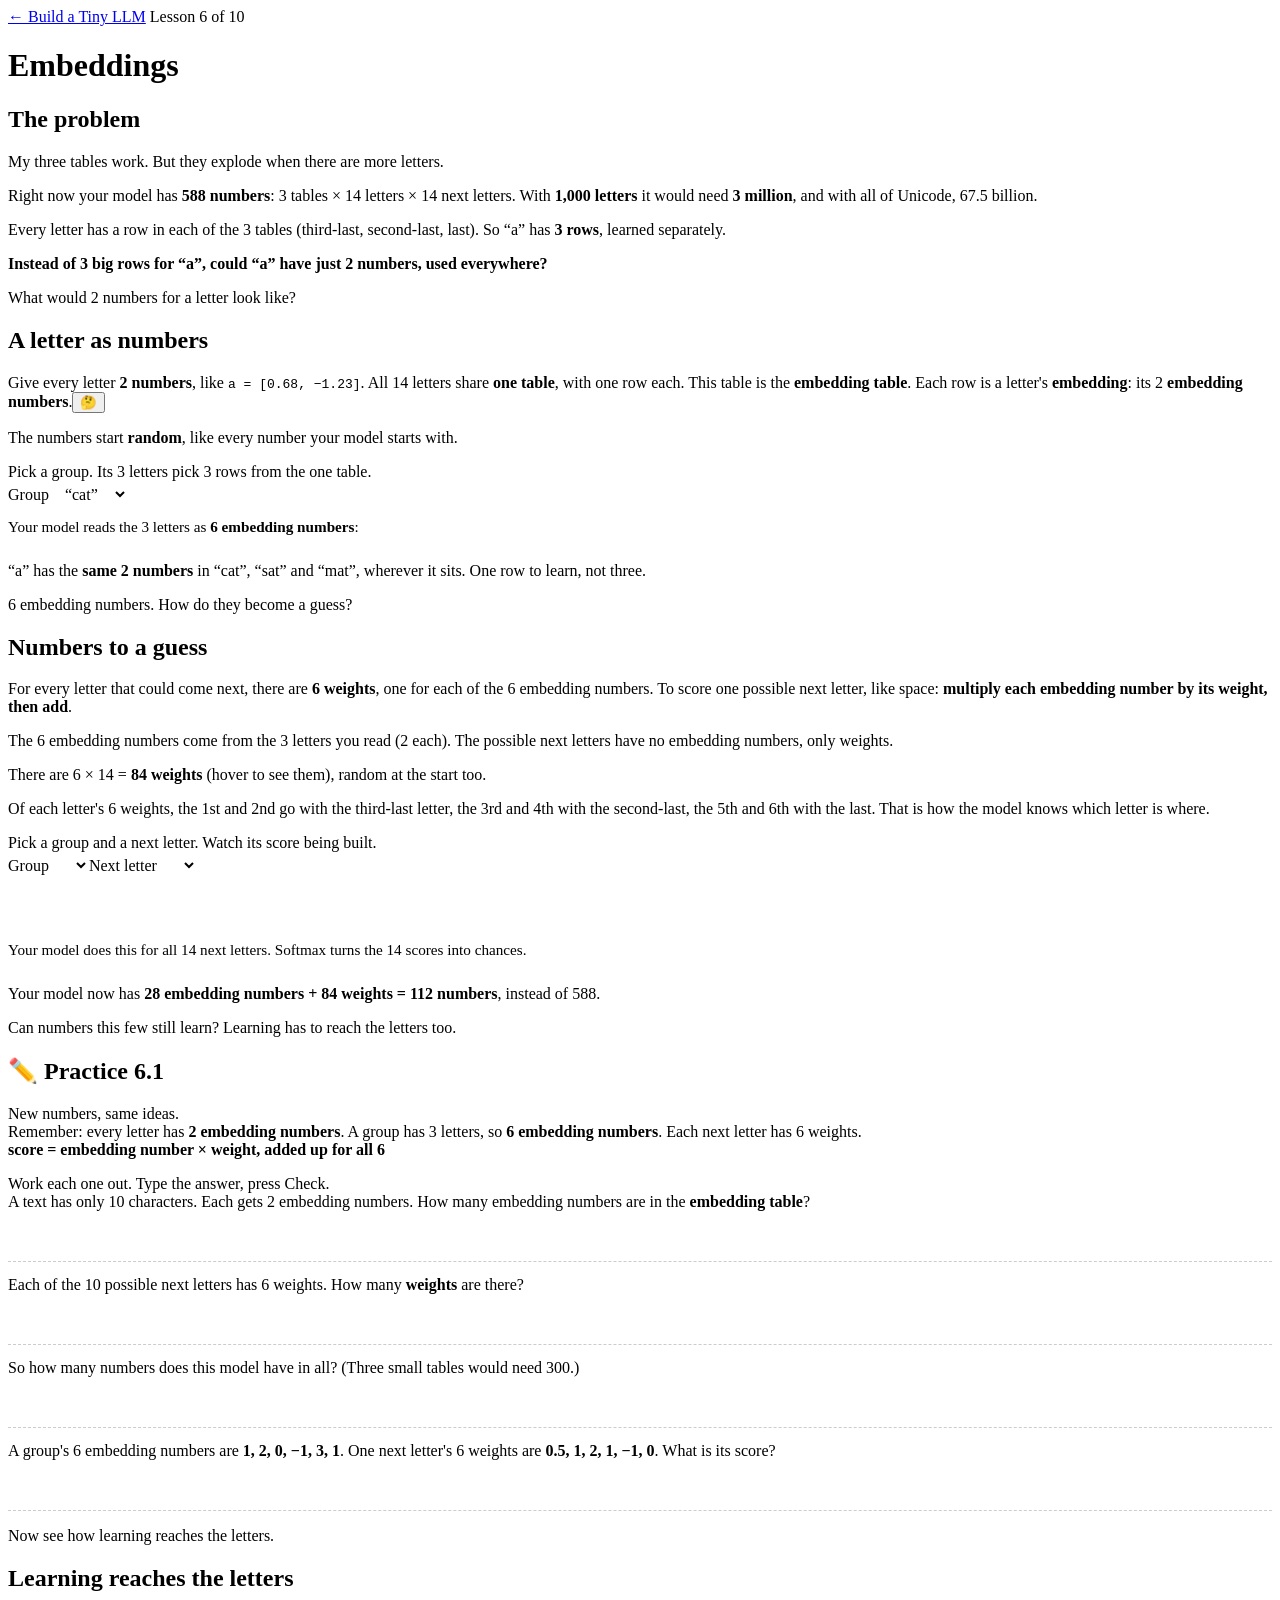
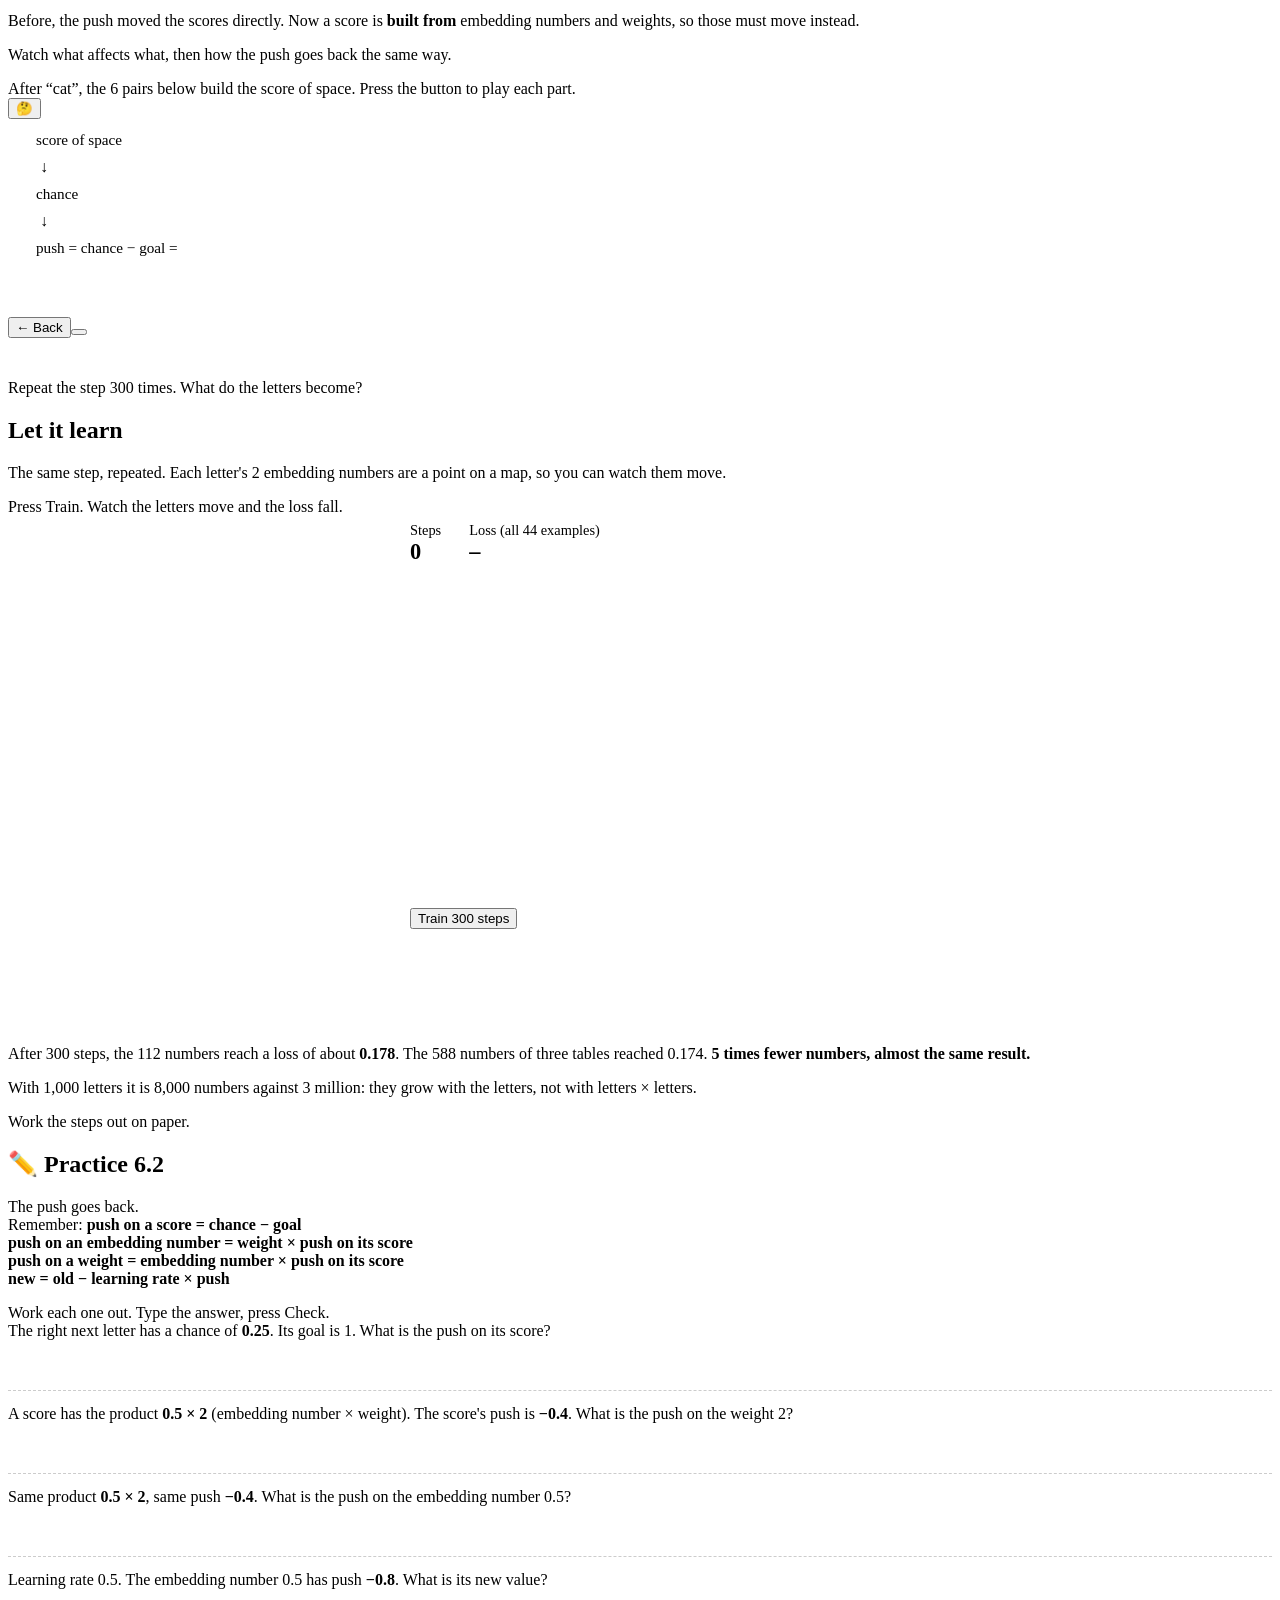
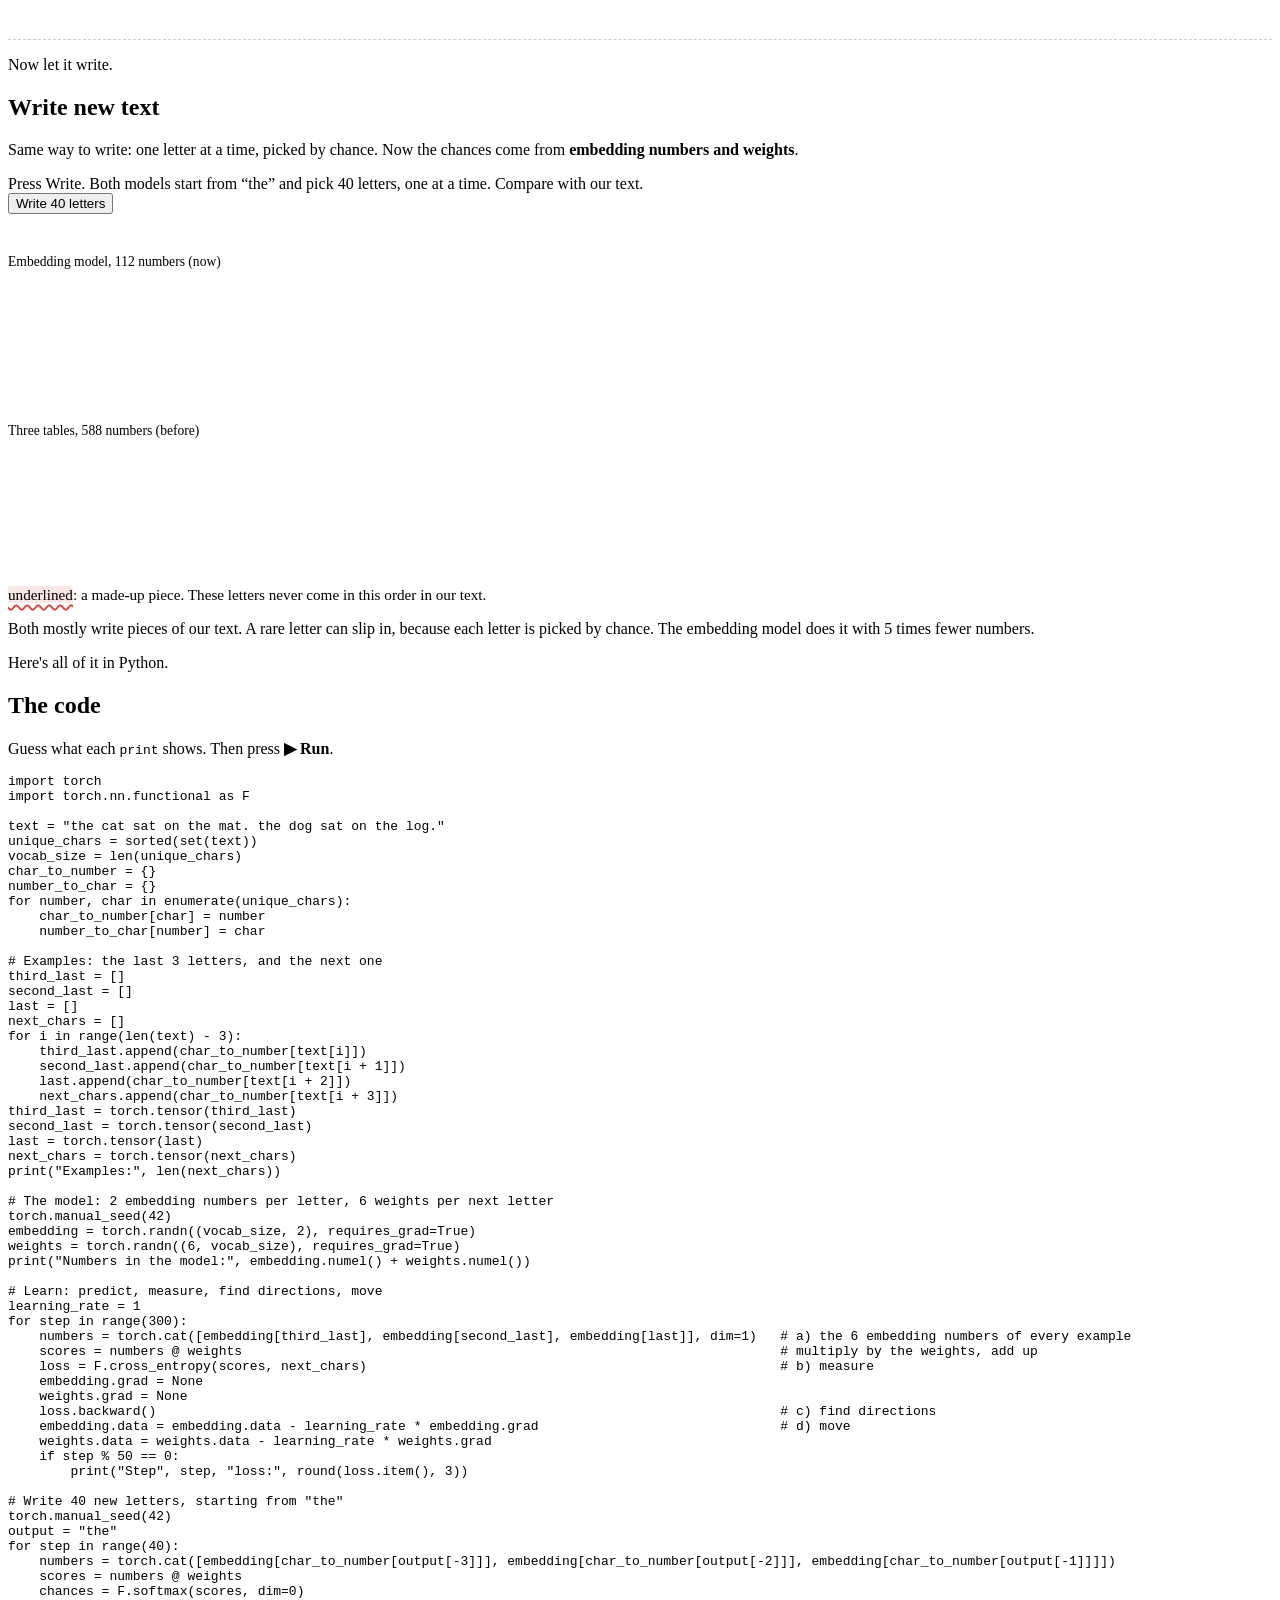
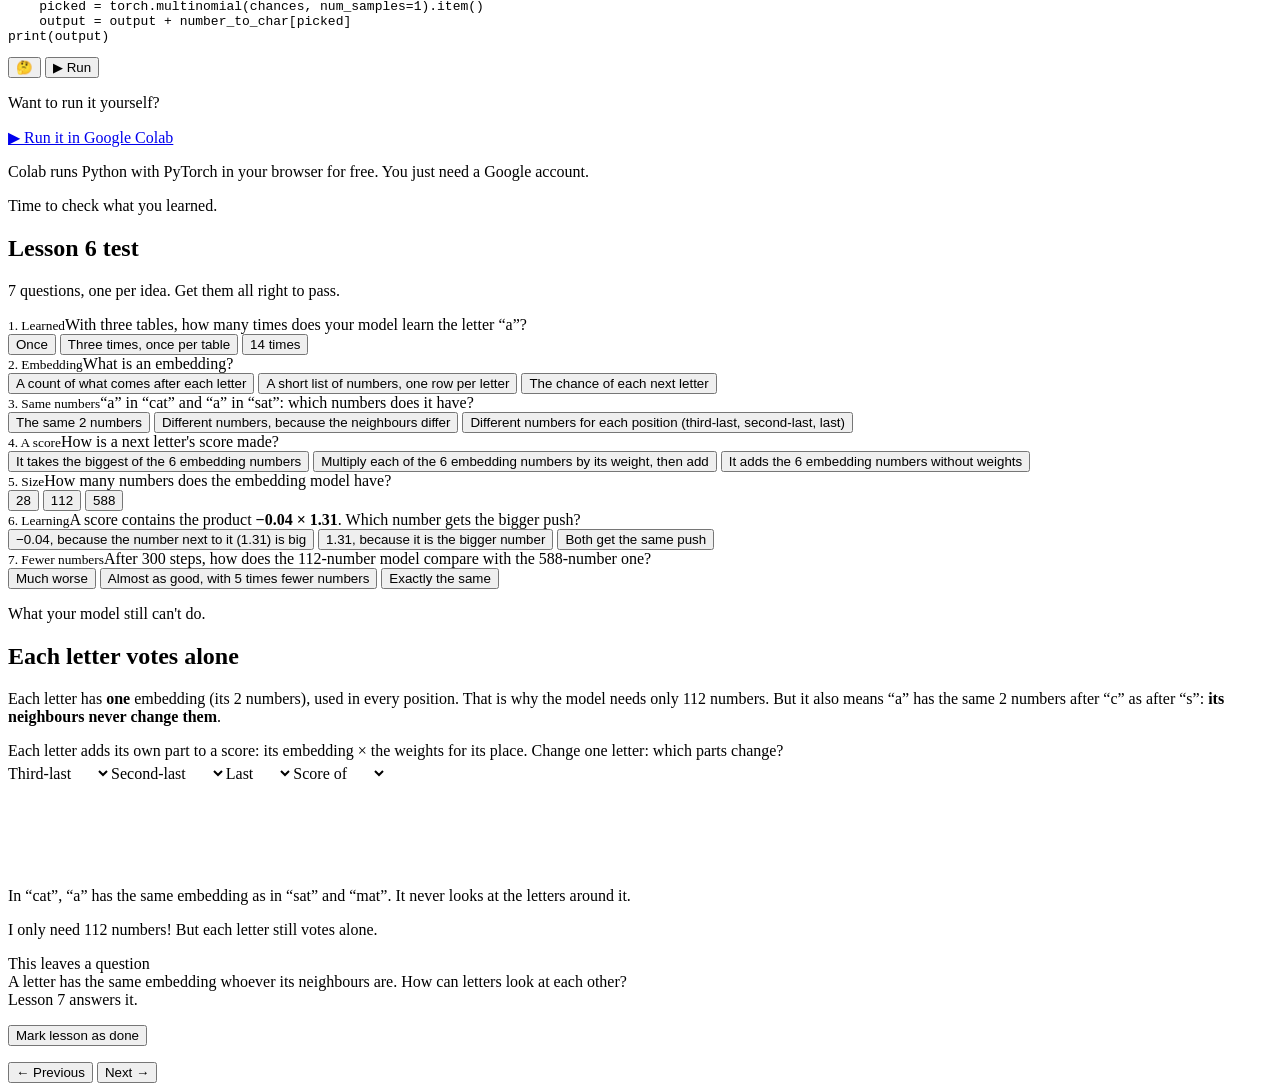
<file: lessons/lesson6.html>
<!doctype html>
<html lang="en">
<head>
<meta charset="utf-8">
<meta name="viewport" content="width=device-width, initial-scale=1">
<title>Embeddings</title>
<meta name="description" content="Lesson 6 of Build a Tiny LLM: give every letter a short list of numbers, shared by every position.">
<link rel="preconnect" href="https://fonts.googleapis.com">
<link rel="preconnect" href="https://fonts.gstatic.com" crossorigin>
<link href="https://fonts.googleapis.com/css2?family=Atkinson+Hyperlegible:wght@400;700&family=JetBrains+Mono:wght@400;600&family=Kalam:wght@400&family=Patrick+Hand&display=swap" rel="stylesheet">
<script>try{if(localStorage.getItem("notebook-theme")==="dark")document.documentElement.setAttribute("data-theme","dark")}catch(e){}</script>
<link rel="stylesheet" href="https://mo-ri-ch.github.io/study-notebook-design/v1/style.css">
<style>
  .muted { color: var(--pencil); font-size: 0.95rem; }
  .stuck li { margin: 6px 0; }
  select.pick { max-width: 16em; }
  select.pick, .row select { font: inherit; font-family: var(--mono); padding: 4px 8px; border: 2px solid var(--ink); border-radius: var(--radius); background: var(--paper); color: var(--ink); }

  /* Page 2: the 3-letter window over the text */
  .window-text { font-family: var(--mono); font-size: 1.15rem; line-height: 2.1; word-break: break-word; margin: 6px 0 14px; }
  .window-text span { cursor: pointer; padding: 2px 1px; border-radius: 3px; }
  .window-text span:hover { background: color-mix(in srgb, var(--hl-yellow) 40%, transparent); }
  .window-text .w1, .window-text .w2, .window-text .w3 { background: var(--hl-yellow); color: var(--ink); }
  .window-text .wn { outline: 2px dashed var(--ink); outline-offset: 1px; }
  .group-line { font-family: var(--mono); font-size: 1.6rem; margin: 6px 0 4px; }
  .group-line .next { display: inline-block; min-width: 1.2em; border: 2px dashed var(--ink); border-radius: 4px; text-align: center; margin-left: 6px; }
  .three { display: grid; grid-template-columns: repeat(3, minmax(0, 1fr)); gap: 16px; margin-top: 14px; }
  .mini { text-align: center; min-width: 0; }
  .mini-title { font-family: var(--head); font-size: 1rem; }
  .mini-sub { color: var(--pencil); font-size: 0.85rem; margin-bottom: 6px; }
  .mini-grid { display: grid; grid-template-columns: 1.4em repeat(14, minmax(0, 1fr)); gap: 1px; font-family: var(--mono); font-size: 0.6rem; max-width: 230px; width: 100%; margin: 0 auto; }
  .mini-grid span { aspect-ratio: 1; background: color-mix(in srgb, var(--grid, #d9dfeb) 60%, transparent); border-radius: 1px; }
  .mini-grid .lab { background: none; color: var(--pencil); display: grid; place-items: center; aspect-ratio: auto; }
  .mini-grid .on { background: var(--hl-yellow); }
  .mini-grid .lab.on { background: none; color: var(--ink); font-weight: 700; }
  .mini-row { font-family: var(--mono); margin-top: 6px; }
  @media (max-width: 640px) { .three { gap: 8px; } .mini-grid { font-size: 0.45rem; grid-template-columns: 1.1em repeat(14, minmax(0, 1fr)); } .mini-sub { font-size: 0.7rem; } .mini-row { font-size: 0.75rem; } }

  /* Page 3 and 5: rows added up */
  .addtab { border-collapse: collapse; font-family: var(--mono); font-size: 0.76rem; margin: 8px 0; display: block; max-width: 100%; overflow-x: auto; }
  .addtab th, .addtab td { padding: 6px 4px; text-align: right; white-space: nowrap; }
  .addtab .op { font-weight: 700; color: var(--ink); display: inline-block; width: 1.1em; }
  #addTab th[data-k], #addTab td[data-k] { cursor: pointer; }
  #addTab .pick-col { outline: 2px solid var(--pen); outline-offset: -2px; background: color-mix(in srgb, var(--hl-yellow) 45%, transparent); }
  #addTab .pick-col.real { background: color-mix(in srgb, var(--hl-green) 45%, transparent); }
  .worked { font-family: var(--mono); font-size: 1rem; line-height: 1.9; margin: 14px 0 4px; padding: 10px 14px; border-left: 3px solid var(--pen); background: var(--paper); }
  .worked .pats { display: grid; grid-template-columns: auto auto; justify-content: start; gap: 2px 18px; margin: 6px 0 8px; font-size: 0.95rem; }
  .worked .pats i { font-family: var(--body, inherit); font-style: normal; color: var(--pencil); font-size: 0.8rem; }
  .worked .lab { font-family: var(--body, inherit); color: var(--pencil); font-size: 0.85rem; }
  .addtab th:first-child, .addtab td:first-child { text-align: left; font-family: var(--body, inherit); color: var(--pencil); padding-right: 8px; }
  .addtab tr.sum td { border-top: 2px solid var(--ink); font-weight: 700; }
  .addtab tr.sum td:first-child, .addtab tr.chance td:first-child { color: var(--ink); }
  .addtab tr.chance td { color: var(--pen); }
  .addtab .real { background: color-mix(in srgb, var(--hl-green) 45%, transparent); }
  .addtab th.real { color: var(--ink); }
  .table-scroll { overflow-x: auto; }

  /* Page 4: which groups use a row */
  .uses { font-family: var(--mono); font-size: 1.1rem; line-height: 2.1; word-break: break-word; margin: 10px 0; }
  .uses .use { background: var(--hl-yellow); color: var(--ink); border-radius: 3px; padding: 2px 1px; }
  .uses .use .key { text-decoration: underline 3px var(--pen); text-underline-offset: 4px; }
  select.sh-sel { width: 8.5em; }
  .sh-legend .it { display: inline-flex; align-items: center; gap: 5px; margin-right: 6px; }
  @media (max-width: 640px) { .sh-mini .sh-title { font-size: 0.75rem; white-space: nowrap; } .sh-minis { gap: 8px; } }
  .sh-legend { display: flex; flex-wrap: wrap; align-items: center; gap: 4px 8px; font-size: 0.78rem; color: var(--pencil); margin: 8px 0 0; }
  .sh-legend .k { display: inline-block; width: 14px; height: 14px; border-radius: 3px; border: 1px solid var(--grid); }
  .k.a, .sh tr.a td { background: color-mix(in srgb, var(--hl-yellow) 70%, transparent); }
  .k.b, .sh tr.b td { background: color-mix(in srgb, var(--hl-blue) 45%, transparent); }
  .k.both, .sh tr.both td { background: color-mix(in srgb, var(--hl-green) 60%, transparent); }
  .sh-eqs { display: grid; gap: 14px; }
  .sh-line { display: flex; align-items: center; gap: 6px; flex-wrap: wrap; }
  .sh-name { width: 5.2em; flex: none; font-family: var(--mono); font-size: 1.15rem; font-weight: 700; }
  .sh-name small, .sh-total small { display: block; font-family: var(--body, inherit); font-weight: 400; font-size: 0.75rem; color: var(--pencil); }
  .sh-card { border: 2px solid var(--grid, #d9dfeb); border-radius: 8px; padding: 6px 10px; text-align: center; background: var(--card, #fff); min-width: 5.6em; transition: transform 0.2s; }
  .sh-card.shared { border-color: var(--good, #1E8F4E); background: color-mix(in srgb, var(--hl-green) 40%, var(--card, #fff)); }
  .sh-card.moved .sh-num { color: var(--pen); }
  .sh-pat { font-family: var(--mono); font-size: 0.85rem; }
  .sh-num { font-family: var(--mono); font-size: 1.25rem; font-weight: 700; }
  .sh-tab { font-size: 0.7rem; color: var(--pencil); }
  .sh-op { font-family: var(--mono); font-size: 1.3rem; font-weight: 700; }
  .sh-total { font-family: var(--mono); font-size: 1.25rem; min-width: 8em; }
  .sh-other, .cnt-g, .cnt-m { padding: 6px 12px; }
  .cnt-x { padding: 3px 9px; font-family: var(--mono, monospace); }
  .sh-other.on, .cnt-g.on, .cnt-m.on, .cnt-x.on { background: var(--ink); color: var(--paper); }
  .sh-result .k { display: inline-block; width: 12px; height: 12px; border-radius: 3px; vertical-align: -1px; }
  @media (max-width: 1180px) { .sh-line { flex-wrap: wrap; } .sh-name { width: 100%; } .sh-card { min-width: 0; padding: 4px 6px; } .sh-num { font-size: 1rem; } .sh-total { min-width: 0; flex: 1 1 8em; } }
  .sh-tables { display: grid; gap: 12px; }
  .sh-minis { display: grid; grid-template-columns: repeat(3, minmax(0, 1fr)); gap: 14px; }
  .sh-mini .sh-title { text-align: center; font-size: 0.9rem; }
  .sh-grid { display: grid; grid-template-columns: 1.1em repeat(14, minmax(0, 1fr)); gap: 1px; max-width: 190px; margin: 0 auto; font-family: var(--mono); font-size: 0.55rem; }
  .sh-grid span { height: 8px; border-radius: 1px; outline: 1px solid color-mix(in srgb, var(--grid, #d9dfeb) 50%, transparent); }
  .sh-grid .lab { outline: none; color: var(--pencil); line-height: 8px; text-align: center; }
  .sh-grid span.a:not(.lab) { outline: 2px solid var(--hl-yellow); }
  .sh-grid span.b:not(.lab) { outline: 2px solid var(--hl-blue); }
  .sh-grid span.both:not(.lab) { outline: 2px solid var(--good, #1E8F4E); }
  .sh-grid .lab.a, .sh-grid .lab.b, .sh-grid .lab.both { color: var(--ink); font-weight: 700; }
  .sh .who { color: var(--pencil); font-weight: 400; }
  .sh td:first-child { text-align: left !important; font-family: var(--body, inherit); font-size: 0.75rem; }
  .sh-title { font-family: var(--head); font-size: 1rem; margin-bottom: 2px; }
  .sh-title small { font-family: var(--body, inherit); color: var(--pencil); font-size: 0.8rem; }
  .sh { border-collapse: collapse; font-family: var(--mono); font-size: 0.66rem; }
  .sh th, .sh td { padding: 1px 4px; text-align: right; white-space: nowrap; }
  .sh th { color: var(--pencil); font-weight: 600; }
  .sh td:first-child { color: var(--pencil); text-align: center; font-weight: 700; padding-right: 6px; }
  .sh tr.a td:first-child, .sh tr.b td:first-child, .sh tr.both td:first-child { color: var(--ink); }
  .sh td.chg { font-weight: 700; color: var(--pen); }
  .sh-result i { color: var(--pencil); font-style: normal; font-size: 0.85rem; }
  .sh-result { font-size: 0.95rem; line-height: 1.6; margin-top: 14px; margin-bottom: 12px; min-height: 1.7em; }
  .l4t { border-collapse: collapse; font-family: var(--mono); font-size: 0.6rem; margin-top: 6px; }
  .l4t th, .l4t td { padding: 1px 3px; text-align: right; }
  .l4t th { color: var(--pencil); }
  .l4t td:first-child { font-weight: 700; color: var(--pencil); text-align: center; }
  .l4t tr.hl td { background: color-mix(in srgb, var(--hl-yellow) 70%, transparent); color: var(--ink); }
  .l4t.pk th, .l4t.pk td { padding: 1px 2px; }
  .l4t td.hc, .l4t th.hc { background: color-mix(in srgb, var(--hl-green) 45%, transparent); }
  .l4t tr.hl td.hc { background: var(--hl-yellow); outline: 2px solid var(--pen); outline-offset: -2px; font-weight: 700; }
  .boxes { display: grid; grid-template-columns: 1fr 1fr; gap: 12px; margin: 14px 0; }
  .box-card { border: 2px solid var(--ink); border-radius: var(--radius); padding: 10px 14px; background: var(--paper); }
  .box-label { font-size: 0.85rem; color: var(--pencil); }
  .box-num { font-family: var(--mono); font-size: 1.5rem; font-weight: 700; margin-top: 4px; }
  .box-num.huge { color: var(--redpen); }
  .box-num.small { color: var(--good, #1E8F4E); }
  @media (max-width: 640px) { .boxes { grid-template-columns: 1fr; } }

  /* Page 6: training */
  .score-line { display: flex; gap: 28px; margin-top: 10px; color: var(--pencil); font-size: 0.9rem; }
  .score-line b { display: block; font-family: var(--mono); font-size: 1.4rem; color: var(--ink); }
  .top3 { display: grid; grid-template-columns: 4.5em 1fr 3.6em; gap: 6px 12px; align-items: center; font-family: var(--mono); font-size: 0.95rem; margin-top: 10px; }
  .top3 .track { height: 16px; background: var(--paper); border: 1px solid var(--grid); border-radius: 3px; position: relative; }
  .top3 .fill { position: absolute; left: 0; top: 0; bottom: 0; background: var(--highlight, var(--hl-yellow)); border-right: 2px solid var(--ink); }
  .top3 .pct { text-align: right; }
  .cmp { margin: 6px 0 16px; font-family: var(--mono); font-size: 0.9rem; }
  .cmp th, .cmp td { padding: 4px 14px 4px 0; text-align: left; }
  .cmp td:first-child, .cmp th:first-child { font-family: var(--body, inherit); color: var(--pencil); }

  /* Page 5: where each count comes from */
  .cnt-text { margin: 0 0 12px; }
  .cnt-text .grp { background: color-mix(in srgb, var(--hl-yellow) 45%, transparent); }
  .cnt-text .key { background: var(--hl-yellow); font-weight: 700; text-decoration: underline 3px var(--pen); text-underline-offset: 4px; }
  .cnt-text .nx { outline: 2px dashed var(--ink); outline-offset: 1px; }
  #cntEqs .sh-card { cursor: pointer; }
  #cntEqs .sh-card.pointed { outline: 3px solid var(--pen); outline-offset: 1px; }

  /* Page 6: one learning step */
  .window-text.static span { cursor: default; }
  .window-text.static span:hover { background: none; }
  .window-text.static .w1, .window-text.static .w2, .window-text.static .w3 { background: var(--hl-yellow); }
  .os-head { font-size: 0.95rem; margin: 0 0 10px; }
  .os-head .g { font-family: var(--mono); font-size: 1.3rem; font-weight: 700; margin-right: 8px; }
  .os-push { font-size: 0.98rem; line-height: 1.55; padding: 8px 12px; background: var(--paper); border-left: 3px solid var(--pen); border-radius: 4px; }
  .os-push code, .os-watch code { font-size: 0.85em; white-space: nowrap; }
  .os-push .up { color: var(--good, #1E8F4E); font-weight: 700; white-space: nowrap; }
  .os-push .down { color: var(--redpen); font-weight: 700; white-space: nowrap; }
  .os-watch { margin-top: 12px; padding: 8px 12px; border: 2px dashed var(--good, #1E8F4E); border-radius: 8px; font-size: 0.92rem; }
  #osResult:empty { display: none; }
  .os-remember { font-size: 0.92rem; margin: 0 0 8px; line-height: 1.9; }
  .os-watch .title { font-size: 0.85rem; color: var(--pencil); margin-bottom: 4px; }
  .os-watch .chips { display: flex; flex-wrap: wrap; gap: 4px 6px; font-family: var(--mono); font-size: 0.8rem; min-height: 1.6em; }
  .os-watch .chip { padding: 1px 6px; border-radius: 10px; background: var(--card, #fff); border: 1px solid var(--grid, #d9dfeb); }
  .os-watch .chip.up { color: var(--good, #1E8F4E); }
  .os-watch .chip.down { color: var(--redpen); }
  .os-watch .chip.now { outline: 2px solid var(--pen); }
  .os-watch .tot { margin-top: 6px; font-family: var(--mono); font-size: 0.85rem; }
  .os-prog { border-collapse: collapse; font-size: 0.9rem; margin-top: 6px; }
  .os-prog td { padding: 2px 12px 2px 0; }
  .os-prog td:last-child { font-family: var(--mono); }
  .top3.cmp4 { grid-template-columns: 6.2em 1fr 5.6em 4.8em; }
  .top3 .hd { font-family: var(--body, inherit); font-size: 0.75rem; color: var(--pencil); text-align: right; }

  /* Page 8: writing */
  .written { font-family: var(--mono); font-size: 1.1rem; min-height: 2.6em; padding: 10px 12px; border: 1.5px dashed var(--ink); border-radius: var(--radius); background: var(--paper); word-break: break-word; white-space: pre-wrap; }
  .written-label { color: var(--pencil); font-size: 0.85rem; margin: 14px 0 4px; }
  #writtenNow, #writtenBefore { line-height: 1.9; min-height: calc(3.8em + 24px); }
  .written .seed { color: var(--pencil); }
  .written .slip, .slip { text-decoration: underline wavy #d6453d; text-decoration-thickness: 1.5px; text-underline-offset: 4px; background: color-mix(in srgb, #d6453d 12%, transparent); border-radius: 2px; }
  .written .cur { display: inline-block; width: 0.55em; border-bottom: 2px solid var(--pen); animation: blink 0.8s steps(1) infinite; }
  @keyframes blink { 50% { opacity: 0; } }
  .slips { font-size: 0.85rem; color: var(--pencil); height: 1.5em; line-height: 1.5em; margin-top: 4px; }
  .try-in { font: inherit; font-family: var(--mono); font-size: 1.3rem; width: 5em; padding: 4px 10px; border: 2px solid var(--ink); border-radius: var(--radius); background: var(--paper); color: var(--ink); }

  /* Lesson 6 */
  .emb { display: block; max-width: 100%; overflow-x: auto; border-collapse: collapse; font-family: var(--mono); font-size: 0.95rem; margin: 6px 0 10px; }
  .emb th, .emb td { padding: 3px 14px 3px 0; text-align: right; white-space: nowrap; }
  .emb th { color: var(--pencil); font-weight: 400; font-size: 0.8rem; font-family: var(--body, inherit); }
  .emb td:first-child, .emb th:first-child { text-align: left; font-weight: 700; }
  .emb td.pos { text-align: left; font-family: var(--body, inherit); font-size: 0.8rem; color: var(--pencil); padding-right: 0; }
  .emb tr.p0 td:not(.pos), .emb tr.p1 td:not(.pos), .emb tr.p2 td:not(.pos) { background: color-mix(in srgb, var(--hl-yellow) 65%, transparent); color: var(--ink); }
  .emb tr.sum td { border-top: 2px solid var(--ink); font-weight: 700; }
  .emb .mul { color: var(--pencil); }
  .vt { display: grid; grid-template-columns: 7.2em 1fr 3.6em 5.4em; gap: 6px 10px; align-items: center; margin: 4px 0 8px; }
  .vt .who { font-size: 0.9rem; } .vt .who b { font-family: var(--mono); font-size: 1rem; }
  .vt .bar { height: 18px; position: relative; background: var(--paper); border: 1px solid var(--grid); border-radius: 4px; }
  .vt .bar::after { content: ""; position: absolute; left: 50%; top: -3px; bottom: -3px; border-left: 1.5px solid var(--pencil); }
  .vt .fill { position: absolute; top: 0; bottom: 0; background: var(--hl-yellow); border: 1.5px solid var(--ink); border-radius: 3px; transition: left 0.45s ease, width 0.45s ease; }
  .vt .val { font-family: var(--mono); text-align: right; }
  .vt .tag { font-size: 0.8rem; color: var(--pencil); }
  .vt .tag.chg { color: var(--pen); font-weight: 700; }
  .vt .tot { border-top: 2px solid var(--ink); padding-top: 6px; font-weight: 700; }
  .vt .bar.tot { padding: 0; border-top: 1px solid var(--grid); margin-top: 8px; }
  .vt .fill.flash { animation: vtFlash 0.9s ease; }
  @keyframes vtFlash { 0%, 100% { box-shadow: none; } 40% { box-shadow: 0 0 0 4px color-mix(in srgb, var(--pen) 35%, transparent); } }
  @media (max-width: 560px) { .vt { grid-template-columns: 5.6em 1fr 3.2em; } .vt .tag { grid-column: 2 / -1; margin-top: -4px; } #smNote { min-height: 8.2em !important; } }
  @media (prefers-reduced-motion: reduce) { .vt .fill { transition: none; } .vt .fill.flash { animation: none; } }
  .six { font-family: var(--mono); font-size: 1.05rem; margin: 4px 0 10px; }
  .six b { background: color-mix(in srgb, var(--hl-yellow) 65%, transparent); padding: 1px 6px; border-radius: 4px; font-weight: 400; color: var(--ink); }
  .lm { display: flex; flex-wrap: wrap; gap: 14px 22px; align-items: flex-start; margin-top: 6px; }
  .lm-side { flex: 1 1 220px; display: grid; gap: 10px; align-content: start; }
  .lm-side .score-line { margin: 0; }
  svg.map { width: 100%; max-width: 380px; flex: 0 1 380px; height: auto; display: block; background: var(--paper); border: 1.5px solid var(--grid); border-radius: var(--radius); }
  svg.map .grid { stroke: var(--grid); stroke-width: 1; opacity: 0.55; }
  svg.map .trail { fill: none; stroke: var(--pen); stroke-width: 1.5; opacity: 0.28; stroke-linecap: round; stroke-linejoin: round; }
  svg.map .lab { font-family: var(--body, inherit); font-size: 11px; fill: var(--pencil); }
  svg.map .dot { filter: drop-shadow(0 1px 1.5px rgba(0,0,0,0.18)); }
  svg.lcurve { width: 100%; height: auto; display: block; background: var(--paper); border: 1.5px solid var(--grid); border-radius: var(--radius); }
  svg.lcurve .ln { fill: none; stroke: var(--pen); stroke-width: 2; stroke-linejoin: round; }
  svg.lcurve .ar { fill: color-mix(in srgb, var(--pen) 12%, transparent); stroke: none; }
  svg.lcurve text { font-family: var(--body, inherit); font-size: 10px; fill: var(--pencil); }
  svg.lcurve .ref { stroke: var(--pencil); stroke-dasharray: 3 3; stroke-width: 1; }
  svg.map text { font-family: var(--mono); font-size: 13px; fill: var(--ink); text-anchor: middle; dominant-baseline: central; }
  svg.map circle.dot { fill: var(--hl-yellow); stroke: var(--ink); stroke-width: 1.5; }
  svg.map .tick { fill: var(--pencil); font-size: 10px; }

    /* page 4: the 6 pairs, forward then back */
    .fl { display: grid; grid-template-columns: auto 1fr; gap: 10px 18px; align-items: center; margin: 8px 0 4px; }
    .fl-pairs { display: grid; gap: 4px; }
    .fl-row { display: grid; grid-template-columns: 4.6em 4.2em 1em 4.2em 1em 3.6em 1.6em; align-items: center; font-family: var(--mono); font-size: 0.95rem; padding: 2px 4px; border-radius: 6px; transition: background 0.25s; }
    .fl-row .lab { font-family: var(--body, inherit); font-size: 0.85rem; font-weight: 700; }
    .fl-row .n { text-align: right; padding: 1px 4px; border-radius: 4px; transition: background 0.25s; }
    .fl-row .op { color: var(--pencil); text-align: center; }
    .fl-row .arr { text-align: center; color: var(--pencil); font-family: var(--body, inherit); transition: color 0.25s; }
    .fl-row .pu { grid-column: 1 / 7; display: grid; grid-template-columns: 4.6em 4.2em 1em 4.2em; font-size: 0.78rem; color: var(--pen); min-height: 1.2em; }
    .fl-row .pu span { text-align: right; padding-right: 4px; }
    .fl-row .pu span:first-child { text-align: left; font-family: var(--body, inherit); }
    .fl-row.lit { background: color-mix(in srgb, var(--hl-yellow) 55%, transparent); }
    .fl-row.lit .arr { color: var(--ink); font-weight: 700; }
    .fl-side { display: grid; gap: 6px; justify-items: start; }
    .fl-box { border: 1.5px solid var(--grid); border-radius: 8px; padding: 4px 10px; font-size: 0.95rem; transition: background 0.25s, border-color 0.25s; }
    .fl-box b { font-family: var(--mono); }
    .fl-box.lit { background: var(--hl-yellow); border-color: var(--ink); color: var(--ink); }
    .fl-down { color: var(--pencil); padding-left: 14px; line-height: 1; }
    .fl-cap { min-height: 3em; margin: 6px 0 2px; }
    .fl-hide { visibility: hidden; }
    @media (max-width: 640px) { .fl { grid-template-columns: 1fr; } .fl-row { grid-template-columns: 3.6em 3.8em 0.9em 3.8em 0.9em 3.4em 1.3em; font-size: 0.85rem; } .fl-row .pu { grid-template-columns: 3.6em 3.8em 0.9em 3.8em; } .fl-side { display: flex; flex-wrap: wrap; gap: 6px; align-items: center; } .fl-box { white-space: nowrap; font-size: 0.88rem; } .fl-down { padding: 0; } .fl-down::before { content: "→"; } .fl-down span { display: none; } }
    .bk-all { display: grid; grid-auto-flow: column; grid-template-rows: repeat(7, auto) auto; gap: 3px 28px; justify-content: start; font-family: var(--mono); font-size: 0.9rem; margin: 6px 0 4px; white-space: nowrap; }
    .bk-all .mul { color: var(--pencil); }
    .bk-all .hot { background: var(--hl-yellow); color: var(--ink); border-radius: 4px; }
    .bk-all .tot { grid-column: 1 / -1; grid-row: 8; border-top: 2px solid var(--ink); padding-top: 4px; font-weight: 700; }
    @media (max-width: 560px) { .bk-all .mul { display: none; } }
  </style>
</head>
<body data-pen="orange">
<div class="wrap">
  <header class="topbar">
    <a class="home" href="../">← Build a Tiny LLM</a>
    <span class="where">Lesson 6 of 10</span>
  </header>

  <main data-paged>
    <div class="paged-head">
      <h1>Embeddings</h1>
      <div class="progress" aria-label="Lesson parts"></div>
    </div>

    <!-- 1 -->
    <section class="part" data-title="The problem">
      <h2>The problem</h2>
      <p class="neo-say">My three tables work. But they explode when there are more letters.</p>
      <p class="say">Right now your model has <b>588 numbers</b>: 3 tables × 14 letters × 14 next letters. With <b>1,000 letters</b> it would need <b>3 million</b>, and with all of Unicode, 67.5 billion.</p>
      <p class="say">Every letter has a row in each of the 3 tables (third-last, second-last, last). So “a” has <b>3 rows</b>, learned separately.</p>
      <p class="say"><b>Instead of 3 big rows for “a”, could “a” have just 2 numbers, used everywhere?</b></p>
      <p class="hook">What would 2 numbers for a letter look like?</p>
    </section>

    <!-- 2 -->
    <section class="part" data-title="A letter as numbers">
      <h2>A letter as numbers</h2>
      <p class="say" style="position:relative">Give every letter <b data-peek="2 is our choice. Real models use hundreds.">2 numbers</b>, like <code>a = [0.68, −1.23]</code>. All 14 letters share <b>one table</b>, with one row each. This table is the <b>embedding table</b>. Each row is a letter's <b>embedding</b>: its 2 <b>embedding numbers</b>.<button class="doubt" type="button" data-peek-from="twoPeek" aria-label="How can 2 numbers replace 14 scores?">🤔</button></p>
      <div hidden id="twoPeek"><b>🤔 How can 2 numbers replace 14 scores?</b>
        <p style="margin:6px 0 0">They don't hold the scores. They say what kind of letter this is. The next page turns them into 14 scores, with a small set of numbers shared by every letter. So the model needs far fewer numbers.</p>
        <p style="margin:6px 0 0">The price: a slightly higher loss (0.178 against 0.174).</p>
      </div>
      <p class="say">The numbers start <b>random</b>, like every number your model starts with.</p>
      <div class="activity">
        <div class="do">Pick a group. Its 3 letters pick 3 rows from the one table.</div>
        <div class="row" style="margin-bottom:10px"><label>Group <select id="embGroup" class="pick"></select></label></div>
        <div class="muted">Your model reads the 3 letters as <b>6 embedding numbers</b>:</div>
        <div class="six" id="embSix"></div>
        <table class="emb" id="embTab"></table>
      </div>
      <p class="say">“a” has the <b>same 2 numbers</b> in “cat”, “sat” and “mat”, wherever it sits. One row to learn, not three.</p>
      <p class="hook">6 embedding numbers. How do they become a guess?</p>
    </section>

    <!-- 3 -->
    <section class="part" data-title="Numbers to a guess">
      <h2>Numbers to a guess</h2>
      <p class="say">For every letter that could come next, there are <b data-peek="A weight says how much an embedding number counts. A big weight makes it count a lot.">6 weights</b>, one for each of the 6 embedding numbers. To score one possible next letter, like space: <b>multiply each embedding number by its weight, then add</b>.</p>
      <p class="say">The 6 embedding numbers come from the 3 letters you read (2 each). The possible next letters have no embedding numbers, only weights.</p>
      <p class="say">There are 6 × 14 = <b>84 weights</b> (<span data-peek-from="wPeek">hover to see them</span>), random at the start too.</p>
      <p class="say">Of each letter's 6 weights, the 1st and 2nd go with the third-last letter, the 3rd and 4th with the second-last, the 5th and 6th with the last. That is how the model knows which letter is where.</p>
      <div hidden id="wPeek"></div>
      <div class="activity">
        <div class="do">Pick a group and a next letter. Watch its score being built.</div>
        <div class="row" style="margin-bottom:10px"><label>Group <select id="mulGroup" class="pick"></select></label><label>Next letter <select id="mulNext" class="pick"></select></label></div>
        <table class="emb" id="mulTab"></table>
        <div class="sh-result" id="mulNote"></div>
        <div class="muted">Your model does this for all 14 next letters. Softmax turns the 14 scores into chances.</div>
        <div class="top3" id="mulTop"></div>
      </div>
      <p class="say">Your model now has <b>28 embedding numbers + 84 weights = 112 numbers</b>, instead of 588.</p>
      <p class="hook">Can numbers this few still learn? Learning has to reach the letters too.</p>
    </section>

    <!-- practice 1 -->
    <section class="part" data-nonum data-title="✏️ Practice 6.1">
      <h2>✏️ Practice 6.1</h2>
      <p class="say">New numbers, same ideas.<br>Remember: every letter has <b>2 embedding numbers</b>. A group has 3 letters, so <b>6 embedding numbers</b>. Each next letter has 6 weights.<br><b class="eqbox">score = embedding number × weight, added up for all 6</b></p>
      <div class="activity">
        <div class="do"><span data-peek="Take a pen and paper, or use the ✎ pen on this page, and write each step. It sticks better than guessing.">Work each one out.</span> Type the answer, press Check.</div>
        <div class="pq" data-ans="20" data-tol="0.5" data-hint="One row per character, 2 numbers in each row." data-work="10 × 2 = 20.">
          <div class="pq-q">A text has only 10 characters. Each gets 2 embedding numbers. How many embedding numbers are in the <b>embedding table</b>?</div>
          <div class="pq-in"><input type="text" inputmode="decimal" autocomplete="off" aria-label="Your answer"><button class="primary pq-check" type="button" hidden>Check</button></div>
          <div class="pq-fb" aria-live="polite"></div>
        </div>
        <div class="pq" data-ans="60" data-tol="0.5" data-hint="6 weights for each next letter." data-work="6 × 10 = 60.">
          <div class="pq-q">Each of the 10 possible next letters has 6 weights. How many <b>weights</b> are there?</div>
          <div class="pq-in"><input type="text" inputmode="decimal" autocomplete="off" aria-label="Your answer"><button class="primary pq-check" type="button" hidden>Check</button></div>
          <div class="pq-fb" aria-live="polite"></div>
        </div>
        <div class="pq" data-ans="80" data-tol="0.5" data-hint="Add the embedding table and the weights." data-work="20 + 60 = 80, against 300.">
          <div class="pq-q">So how many numbers does this model have in all? (Three small tables would need 300.)</div>
          <div class="pq-in"><input type="text" inputmode="decimal" autocomplete="off" aria-label="Your answer"><button class="primary pq-check" type="button" hidden>Check</button></div>
          <div class="pq-fb" aria-live="polite"></div>
        </div>
        <div class="pq" data-ans="-1.5" data-tol="0.01" data-hint="Multiply each embedding number by the weight in the same place. Then add all 6 products." data-work="0.5 + 2 + 0 − 1 − 3 + 0 = −1.5.">
          <div class="pq-q">A group's 6 embedding numbers are <b>1, 2, 0, −1, 3, 1</b>. One next letter's 6 weights are <b>0.5, 1, 2, 1, −1, 0</b>. What is its score?</div>
          <div class="pq-in"><input type="text" inputmode="decimal" autocomplete="off" aria-label="Your answer"><button class="primary pq-check" type="button" hidden>Check</button></div>
          <div class="pq-fb" aria-live="polite"></div>
        </div>
      </div>
      <p class="hook">Now see how learning reaches the letters.</p>
    </section>

    <!-- 4 -->
    <section class="part" data-title="Learning reaches the letters">
      <h2>Learning reaches the letters</h2>
      <p class="say">Before, the push moved the scores directly. Now a score is <b>built from</b> embedding numbers and weights, so those must move instead.</p>
      <p class="say">Watch what affects what, then how the push goes back the same way.</p>
      <div class="activity">
        <div class="do">After “cat”, the 6 pairs below build the score of space. Press the button to play each part.</div>
        <button class="doubt" type="button" data-peek-from="bkAllPeek" aria-label="What about the other 13 scores?">🤔</button>
        <div class="fl">
          <div class="fl-pairs" id="flPairs"></div>
          <div class="fl-side">
            <div class="fl-box" id="flS">score of space <b id="flSv"></b></div><div class="fl-down"><span>↓</span></div>
            <div class="fl-box" id="flC">chance <b id="flCv"></b></div><div class="fl-down"><span>↓</span></div>
            <div class="fl-box" id="flP">push = chance − goal = <b id="flPv"></b></div>
          </div>
        </div>
        <div class="fl-cap" id="flCap"></div>
        <div class="row" style="min-height:2.9em"><button id="flBack">← Back</button><button class="primary" id="flGo"></button></div>
        <div hidden id="bkAllPeek"></div>
      </div>
      <p class="hook">Repeat the step 300 times. What do the letters become?</p>
    </section>

    <!-- 5 -->
    <section class="part" data-title="Let it learn">
      <h2>Let it learn</h2>
      <p class="say">The same step, repeated. Each letter's 2 embedding numbers are a point on a map, so you can watch them move.</p>
      <div class="activity">
        <div class="do">Press Train. Watch the letters move and the loss fall.</div>
        <div class="lm">
          <svg class="map" id="map" viewBox="0 0 400 400" role="img" aria-label="The 14 letters as points on a map"></svg>
          <div class="lm-side">
            <div class="score-line"><div>Steps<b id="trainSteps">0</b></div><div>Loss (all 44 examples)<b id="trainLoss">–</b></div></div>
            <svg class="lcurve" id="lcurve" viewBox="0 0 240 90" role="img" aria-label="The loss, step by step"></svg>
            <div class="row" style="min-height:2.9em"><button class="primary" id="train">Train 300 steps</button></div>
            <div class="muted" id="mapNote" style="min-height:4.2em"></div>
          </div>
        </div>
      </div>
      <p class="say">After 300 steps, the 112 numbers reach a loss of about <b>0.178</b>. The 588 numbers of three tables reached 0.174. <b>5 times fewer numbers, almost the same result.</b></p>
      <p class="say">With 1,000 letters it is 8,000 numbers against 3 million: they grow with the letters, not with letters × letters.</p>
      <p class="hook">Work the steps out on paper.</p>
    </section>

    <!-- practice 2 -->
    <section class="part" data-nonum data-title="✏️ Practice 6.2">
      <h2>✏️ Practice 6.2</h2>
      <p class="say">The push goes back.<br>Remember: <b class="eqbox">push on a score = chance − goal</b><br><b class="eqbox">push on an embedding number = weight × push on its score</b><br><b class="eqbox">push on a weight = embedding number × push on its score</b><br><b class="eqbox">new = old − learning rate × push</b></p>
      <div class="activity">
        <div class="do"><span data-peek="Take a pen and paper, or use the ✎ pen on this page, and write each step. It sticks better than guessing.">Work each one out.</span> Type the answer, press Check.</div>
        <div class="pq" data-ans="-0.75" data-tol="0.005" data-hint="push = chance − goal. The goal of the right letter is 1." data-work="0.25 − 1 = −0.75.">
          <div class="pq-q">The right next letter has a chance of <b>0.25</b>. Its goal is 1. What is the push on its score?</div>
          <div class="pq-in"><input type="text" inputmode="decimal" autocomplete="off" aria-label="Your answer"><button class="primary pq-check" type="button" hidden>Check</button></div>
          <div class="pq-fb" aria-live="polite"></div>
        </div>
        <div class="pq" data-ans="-0.2" data-tol="0.005" data-hint="The weight's push is the embedding number next to it × the score's push." data-work="0.5 × (−0.4) = −0.2.">
          <div class="pq-q">A score has the product <b>0.5 × 2</b> (embedding number × weight). The score's push is <b>−0.4</b>. What is the push on the weight 2?</div>
          <div class="pq-in"><input type="text" inputmode="decimal" autocomplete="off" aria-label="Your answer"><button class="primary pq-check" type="button" hidden>Check</button></div>
          <div class="pq-fb" aria-live="polite"></div>
        </div>
        <div class="pq" data-ans="-0.8" data-tol="0.005" data-hint="The embedding number's push is the weight next to it × the score's push." data-work="2 × (−0.4) = −0.8.">
          <div class="pq-q">Same product <b>0.5 × 2</b>, same push <b>−0.4</b>. What is the push on the embedding number 0.5?</div>
          <div class="pq-in"><input type="text" inputmode="decimal" autocomplete="off" aria-label="Your answer"><button class="primary pq-check" type="button" hidden>Check</button></div>
          <div class="pq-fb" aria-live="polite"></div>
        </div>
        <div class="pq" data-ans="0.9" data-tol="0.005" data-hint="new = old − learning rate × push." data-work="0.5 − 0.5 × (−0.8) = 0.5 + 0.4 = 0.9.">
          <div class="pq-q">Learning rate 0.5. The embedding number 0.5 has push <b>−0.8</b>. What is its new value?</div>
          <div class="pq-in"><input type="text" inputmode="decimal" autocomplete="off" aria-label="Your answer"><button class="primary pq-check" type="button" hidden>Check</button></div>
          <div class="pq-fb" aria-live="polite"></div>
        </div>
      </div>
      <p class="hook">Now let it write.</p>
    </section>

    <!-- write -->
    <section class="part" data-title="Write new text">
      <h2>Write new text</h2>
      <p class="say">Same way to write: one letter at a time, picked by chance. Now the chances come from <b>embedding numbers and weights</b>.</p>
      <div class="activity">
        <div class="do">Press Write. Both models start from “the” and pick 40 letters, one at a time. Compare with <span data-peek="the cat sat on the mat. the dog sat on the log.">our text</span>.</div>
        <div class="row" style="min-height:2.9em"><button class="primary" id="write">Write 40 letters</button></div>
        <div class="written-label">Embedding model, 112 numbers (now)</div>
        <div class="written" id="writtenNow" aria-live="polite"></div>
        <div class="slips" id="slipsNow"></div>
        <div class="written-label">Three tables, 588 numbers (before)</div>
        <div class="written" id="writtenBefore"></div>
        <div class="slips" id="slipsBefore"></div>
        <div class="muted" style="margin-top:8px"><span class="slip">underlined</span>: a made-up piece. These letters never come in this order in our text.</div>
      </div>
      <p class="say">Both mostly write pieces of our text. A rare letter can slip in, because each letter is picked by chance. The embedding model does it with 5 times fewer numbers.</p>
      <p class="hook">Here's all of it in Python.</p>
    </section>

    <!-- code -->
    <section class="part" data-nonum data-title="The code">
      <h2>The code</h2>
      <p class="say">Guess what each <code>print</code> shows. Then press <b>▶ Run</b>.</p>
<pre><code>import torch
import torch.nn.functional as F

text = "the cat sat on the mat. the dog sat on the log."
unique_chars = sorted(set(text))
vocab_size = len(unique_chars)
char_to_number = {}
number_to_char = {}
for number, char in enumerate(unique_chars):
    char_to_number[char] = number
    number_to_char[number] = char

<span class="c"># Examples: the last 3 letters, and the next one</span>
third_last = []
second_last = []
last = []
next_chars = []
for i in range(len(text) - 3):
    third_last.append(char_to_number[text[i]])
    second_last.append(char_to_number[text[i + 1]])
    last.append(char_to_number[text[i + 2]])
    next_chars.append(char_to_number[text[i + 3]])
third_last = torch.tensor(third_last)
second_last = torch.tensor(second_last)
last = torch.tensor(last)
next_chars = torch.tensor(next_chars)
print("Examples:", len(next_chars))

<span class="c"># The model: 2 embedding numbers per letter, 6 weights per next letter</span>
torch.manual_seed(42)
embedding = torch.randn((vocab_size, 2), requires_grad=True)
weights = torch.randn((6, vocab_size), requires_grad=True)
print("Numbers in the model:", embedding.numel() + weights.numel())

<span class="c"># Learn: predict, measure, find directions, move</span>
learning_rate = 1
for step in range(300):
    numbers = torch.cat([embedding[third_last], embedding[second_last], embedding[last]], dim=1)<span class="c">   # a) the 6 embedding numbers of every example</span>
    scores = numbers @ weights<span class="c">                                                                     # multiply by the weights, add up</span>
    loss = F.cross_entropy(scores, next_chars)<span class="c">                                                     # b) measure</span>
    embedding.grad = None
    weights.grad = None
    loss.backward()<span class="c">                                                                                # c) find directions</span>
    embedding.data = embedding.data - learning_rate * embedding.grad<span class="c">                               # d) move</span>
    weights.data = weights.data - learning_rate * weights.grad
    if step % 50 == 0:
        print("Step", step, "loss:", round(loss.item(), 3))

<span class="c"># Write 40 new letters, starting from "the"</span>
torch.manual_seed(42)
output = "the"
for step in range(40):
    numbers = torch.cat([embedding[char_to_number[output[-3]]], embedding[char_to_number[output[-2]]], embedding[char_to_number[output[-1]]]])
    scores = numbers @ weights
    chances = F.softmax(scores, dim=0)
    picked = torch.multinomial(chances, num_samples=1).item()
    output = output + number_to_char[picked]
print(output)</code></pre>
      <div class="run-area" style="position:relative">
        <button class="doubt" type="button" data-peek-from="codePeek" aria-label="What is new in this code?">🤔</button>
        <button class="run-code" type="button" aria-expanded="false">▶ Run</button>
        <div class="terminal" hidden><div class="term-bar">Terminal</div><pre class="term-out" id="termOut"><span class="prompt">$ python lesson6.py</span>
Examples: 44
Numbers in the model: 112
Step 0 loss: 5.177
Step 50 loss: 0.324
Step 100 loss: 0.216
Step 150 loss: 0.193
Step 200 loss: 0.184
Step 250 loss: 0.18
the mat. the cat sat on the dog sat on the</pre></div>
      </div>
      <div hidden id="codePeek"><b>🤔 What is new in this code?</b>
        <ul style="margin:6px 0 0; padding-left:1.2em">
          <li><code>embedding</code> is the embedding table: a row of 2 embedding numbers for every letter. <code>weights</code> is 6 rows, one weight for each of the 6 embedding numbers, for every next letter.</li>
          <li><code>torch.cat([...], dim=1)</code> puts the 3 letters' numbers side by side: 6 embedding numbers for each example.</li>
          <li><code>numbers @ weights</code> multiplies each embedding number by its weight and adds, for every next letter at once.</li>
          <li>The learning rate is 1 this time: 10 is too big for these numbers.</li>
        </ul>
      </div>
      <p class="muted-note">Want to run it yourself?</p>
      <p>
        <a class="btn primary" href="https://colab.research.google.com/github/mo-ri-ch/build-an-llm-from-scratch/blob/main/notebooks/lesson6.ipynb" target="_blank" rel="noopener">▶ Run it in Google Colab</a>
      </p>
      <p class="muted-note">Colab runs Python with PyTorch in your browser for free. You just need a Google account.</p>
      <p class="hook">Time to check what you learned.</p>
    </section>

    <!-- test -->
    <section class="part" data-title="Lesson test">
      <h2>Lesson 6 test</h2>
      <p class="say">7 questions, one per idea. Get them all right to pass.</p>
      <div class="test" data-test="6">
        <div class="quiz" data-page="lesson6.html#1" data-topic="The problem" data-right="Right. Each of the 3 tables has its own row for “a”, so “a” is learned in all 3.">
          <div class="q"><small>1. Learned</small>With three tables, how many times does your model learn the letter “a”?</div>
          <div class="options">
            <button data-why="Each table has its own row for “a”: that is the problem.">Once</button>
            <button data-right>Three times, once per table</button>
            <button data-why="14 is the number of letters, not tables.">14 times</button>
          </div>
          <div class="feedback"></div>
        </div>
        <div class="quiz" data-page="lesson6.html#2" data-topic="A letter as numbers" data-right="Right. A letter's embedding is its row of numbers in the one shared embedding table.">
          <div class="q"><small>2. Embedding</small>What is an embedding?</div>
          <div class="options">
            <button data-why="That is the counting table.">A count of what comes after each letter</button>
            <button data-right>A short list of numbers, one row per letter</button>
            <button data-why="Chances come at the end, from softmax.">The chance of each next letter</button>
          </div>
          <div class="feedback"></div>
        </div>
        <div class="quiz" data-page="lesson6.html#2" data-topic="A letter as numbers" data-right="Right. One row, so “a” has the same numbers wherever it sits and whoever its neighbours are.">
          <div class="q"><small>3. Same numbers</small>“a” in “cat” and “a” in “sat”: which numbers does it have?</div>
          <div class="options">
            <button data-right>The same 2 numbers</button>
            <button data-why="The embedding table has one row for “a”. Neighbours do not change it.">Different numbers, because the neighbours differ</button>
            <button data-why="That was the three tables. Now “a” has one row, used in every position. The weights tell the positions apart.">Different numbers for each position (third-last, second-last, last)</button>
          </div>
          <div class="feedback"></div>
        </div>
        <div class="quiz" data-page="lesson6.html#3" data-topic="Numbers to a guess" data-right="Right. Each of the 6 embedding numbers is multiplied by its weight, and the products are added.">
          <div class="q"><small>4. A score</small>How is a next letter's score made?</div>
          <div class="options">
            <button data-why="All 6 embedding numbers count.">It takes the biggest of the 6 embedding numbers</button>
            <button data-right>Multiply each of the 6 embedding numbers by its weight, then add</button>
            <button data-why="Without weights, every next letter would get the same score.">It adds the 6 embedding numbers without weights</button>
          </div>
          <div class="feedback"></div>
        </div>
        <div class="quiz" data-page="lesson6.html#3" data-topic="Numbers to a guess" data-right="Right. 14 × 2 = 28 embedding numbers, plus 6 × 14 = 84 weights: 112 numbers.">
          <div class="q"><small>5. Size</small>How many numbers does the embedding model have?</div>
          <div class="options">
            <button data-why="That is only the embedding table. The weights count too.">28</button>
            <button data-right>112</button>
            <button data-why="That is the three small tables.">588</button>
          </div>
          <div class="feedback"></div>
        </div>
        <div class="quiz" data-page="lesson6.html#5" data-topic="Learning reaches the letters" data-right="Right. Each number's push is the number next to it × the score's push. −0.04 is next to 1.31, so it gets 1.31 × the push. 1.31 is next to −0.04, so it gets only −0.04 × the push.">
          <div class="q"><small>6. Learning</small>A score contains the product <b>−0.04 × 1.31</b>. Which number gets the bigger push?</div>
          <div class="options">
            <button data-right>−0.04, because the number next to it (1.31) is big</button>
            <button data-why="Its push is the number next to it, −0.04, × the score's push: tiny.">1.31, because it is the bigger number</button>
            <button data-why="Each gets the number next to it × the score's push, and those differ a lot.">Both get the same push</button>
          </div>
          <div class="feedback"></div>
        </div>
        <div class="quiz" data-page="lesson6.html#6" data-topic="Let it learn" data-right="Right. 112 numbers reach a loss of about 0.178. The 588 numbers reach 0.174.">
          <div class="q"><small>7. Fewer numbers</small>After 300 steps, how does the 112-number model compare with the 588-number one?</div>
          <div class="options">
            <button data-why="It is close: 0.178 against 0.174.">Much worse</button>
            <button data-right>Almost as good, with 5 times fewer numbers</button>
            <button data-why="Close, but not the same: 0.178 against 0.174.">Exactly the same</button>
          </div>
          <div class="feedback"></div>
        </div>
      </div>
      <p class="hook">What your model still can't do.</p>
    </section>

    <!-- last -->
    <section class="part" data-title="Each letter votes alone">
      <h2>Each letter votes alone</h2>
      <p class="say">Each letter has <b>one</b> embedding (its 2 numbers), used in every position. That is why the model needs only 112 numbers. But it also means “a” has the same 2 numbers after “c” as after “s”: <b>its neighbours never change them</b>.</p>
      <div class="activity">
        <div class="do">Each letter adds its own part to a score: its embedding × the weights for its place. Change one letter: which parts change?</div>
        <div class="row" style="margin-bottom:10px"><label>Third-last <select id="sm0" class="pick"></select></label><label>Second-last <select id="sm1" class="pick"></select></label><label>Last <select id="sm2" class="pick"></select></label><label>Score of <select id="smK" class="pick"></select></label></div>
        <div class="vt" id="smVotes"></div>
        <div class="muted" id="smNote" style="min-height:4.4em"></div>
      </div>
      <p class="say">In “cat”, “a” has the same embedding as in “sat” and “mat”. It never looks at the letters around it.</p>
      <p class="neo-say">I only need 112 numbers! But each letter still votes alone.</p>
      <div class="open-question">
        <div>This leaves a question</div>
        <div class="big">A letter has the same embedding whoever its neighbours are. How can letters look at each other?</div>
        <div>Lesson 7 answers it.</div>
      </div>
      <p><button class="done-toggle" data-done="6">Mark lesson as done</button></p>
    </section>
  </main>
</div>

<nav class="pagebar" aria-label="Move between parts">
  <div class="inner">
    <button data-page-back>← Previous</button>
    <span data-page-label></span>
    <button class="primary" data-page-next>Next →</button>
  </div>
</nav>

<script src="../assets/tinylm.js?v=202611051"></script>
<script src="../assets/course.js?v=202611124"></script>
<script src="../assets/practice.js?v=2"></script>
<script src="https://mo-ri-ch.github.io/study-notebook-design/v1/common.js"></script>
<script src="https://mo-ri-ch.github.io/study-notebook-design/v1/pen.js"></script>
<script src="https://mo-ri-ch.github.io/study-notebook-design/v1/guide.js"></script>
<script src="https://mo-ri-ch.github.io/study-notebook-design/v1/codewalk.js"></script>
<script>
const sc = c => c === " " ? "␣" : c;
const nm = c => c === " " ? "space" : c === "." ? "full stop" : c;
const fmt = (x, d = 2) => (x < 0 ? "−" : "") + Math.abs(x).toFixed(d);
const GROUPS = [];
for (let i = 0; i + 3 < TEXT.length; i++) GROUPS.push({ at: i, g: TEXT.slice(i, i + 3), next: TEXT[i + 3] });
const groupLabel = g => "“" + g.replace(/ /g, "␣") + "”";
const POS = ["third-last", "second-last", "last"];
const PICKS = ["cat", "sat", "mat", "dog", "the", "at "];
const fillPicks = sel => { sel.innerHTML = PICKS.map(g => `<option value="${g}">${groupLabel(g)}</option>`).join(""); };
const fresh = () => { const m = new EmbeddingModel(); return m; };   // starting numbers
const start = fresh();

// ---------- 2: the one table ----------
(function embDemo() {
  const sel = document.getElementById("embGroup"); fillPicks(sel);
  function render() {
    const g = sel.value, rows = [...g].map(c => CHAR_TO_NUMBER[c]);
    let h = `<tr><th>letter</th><th>number 1</th><th>number 2</th><th></th></tr>`;
    CHARS.forEach((c, r) => {
      const p = rows.indexOf(r);
      h += `<tr class="${p >= 0 ? "p" + p : ""}"><td>${sc(c)}</td><td>${fmt(start.letters[r][0])}</td><td>${fmt(start.letters[r][1])}</td><td class="pos">${p >= 0 ? "← " + POS[p] + " letter" : ""}</td></tr>`;
    });
    document.getElementById("embTab").innerHTML = h;
    document.getElementById("embSix").innerHTML = [...g].map(c => `<b>${start.letters[CHAR_TO_NUMBER[c]].map(v => fmt(v)).join("  ")}</b>`).join("  ");
  }
  sel.onchange = render; addReset(sel, () => { sel.value = "cat"; render(); }); render();
})();

// ---------- 3: multiply and add ----------
(function mulDemo() {
  const gs = document.getElementById("mulGroup"), ns = document.getElementById("mulNext"); fillPicks(gs);
  ns.innerHTML = CHARS.map((c, k) => `<option value="${k}">${nm(c)}</option>`).join("");
  const realNext = g => CHAR_TO_NUMBER[GROUPS.find(x => x.g === g).next];
  gs.value = "cat"; ns.value = realNext("cat");
  function render() {
    const g = gs.value, k = Number(ns.value), x = start.inputs([...g].map(c => CHAR_TO_NUMBER[c]));
    // hover list of all weights, this next letter's column marked
    let w = `<b>The 84 weights</b> (random at the start)<br><span style="font-size:0.85rem">One column per next letter. Column <b>${sc(CHARS[k])}</b> is marked: the 6 weights used on this page.</span><div style="overflow-x:auto"><table class="l4t pk"><tr><th></th>${CHARS.map((c, i) => `<th class="${i === k ? "hc" : ""}">${sc(c)}</th>`).join("")}</tr>`;
    start.weights.forEach((row, j) => { w += `<tr><td>${["1st", "2nd", "3rd", "4th", "5th", "6th"][j]}</td>${row.map((v, i) => `<td class="${i === k ? "hc" : ""}">${fmt(v, 1)}</td>`).join("")}</tr>`; });
    document.getElementById("wPeek").innerHTML = w + "</table></div>";
    let h = `<tr><th>from</th><th>embedding number</th><th></th><th>weight</th><th></th><th>product</th></tr>`;
    let sum = 0;
    x.forEach((v, j) => { const wt = start.weights[j][k], pr = v * wt; sum += pr; h += `<tr><td>${sc(g[Math.floor(j / 2)])}, ${j % 2 ? "2nd" : "1st"} of 2</td><td>${fmt(v)}</td><td class="mul">×</td><td>${fmt(wt)}</td><td class="mul">=</td><td>${fmt(pr)}</td></tr>`; });
    h += `<tr class="sum"><td>added</td><td></td><td></td><td></td><td></td><td>${fmt(sum)}</td></tr>`;
    document.getElementById("mulTab").innerHTML = h;
    const p = softmax(start.scores([...g].map(c => CHAR_TO_NUMBER[c])));
    document.getElementById("mulNote").innerHTML = `Score for ${groupLabel(g)} → <b>${nm(CHARS[k])}</b>: <b>${fmt(sum)}</b>. After softmax with the 13 other scores, its chance is <b>${(p[k] * 100).toFixed(1)}%</b>.`;
    const top = p.map((q, i) => [q, i]).sort((a, b) => b[0] - a[0]).slice(0, 3);
    document.getElementById("mulTop").innerHTML = top.map(([q, i]) => `<span>${nm(CHARS[i])}</span><span class="track"><span class="fill" style="width:${(q * 100).toFixed(1)}%"></span></span><span class="pct">${Math.round(q * 100)}%</span>`).join("");
  }
  gs.onchange = () => { ns.value = realNext(gs.value); render(); };
  ns.onchange = render;
  addReset(gs, () => { gs.value = "cat"; ns.value = realNext("cat"); render(); });
  render();
})();

// ---------- 4: the push goes back to the 6 numbers (one example) ----------
(function backDemo() {
  const $ = id => document.getElementById(id), g = "cat", c = [...g].map(ch => CHAR_TO_NUMBER[ch]), goal = CHAR_TO_NUMBER[" "];
  const x = start.inputs(c), sc0 = start.scores(c), p = softmax(sc0), push = p.map((q, k) => q - (k === goal ? 1 : 0));
  const w = start.weights.map(r => r[goal]), ps = push[goal], LR = 0.1;
  const rest = sc0.reduce((a, v, k) => a + (k === goal ? 0 : Math.exp(v)), 0), chance = S => Math.exp(S) / (Math.exp(S) + rest);
  const pe = w.map(v => v * ps), pw = x.map(v => v * ps);
  const x1 = x.map((v, j) => v - LR * pe[j]), w1 = w.map((v, j) => v - LR * pw[j]);
  const S0 = sc0[goal], S1 = x1.reduce((a, v, j) => a + v * w1[j], 0) + (S0 - x.reduce((a, v, j) => a + v * w[j], 0));
  const lab = j => `${sc(g[Math.floor(j / 2)])}, ${j % 2 ? "2nd" : "1st"}`;
  const pad = (t, n = 5) => t.padStart(n, "\u00a0"), g0 = start.weights[0].reduce((a, v, k) => a + v * push[k], 0);
  $("flPairs").innerHTML = x.map((v, j) => `<div class="fl-row" id="flR${j}"><span class="lab">${lab(j)}</span><span class="n" id="flE${j}"></span><span class="op">×</span><span class="n" id="flW${j}"></span><span class="op">=</span><span class="n" id="flX${j}"></span><span class="arr" id="flA${j}">→</span><span class="pu fl-hide" id="flU${j}"><span>push</span><span>${fmt(pe[j])}</span><span></span><span>${fmt(pw[j])}</span></span></div>`).join("");
  $("bkAllPeek").innerHTML = `<b>🤔 What about the other 13 scores?</b><br><span style="font-size:0.85rem">The same pairs build every score, each with other weights. So every number gets a push from all 14 scores, and they are added. For −0.04 (c, 1st):</span><div class="bk-all">${CHARS.map((ch, k) => `<div class="${k === goal ? "hot" : ""}"><b>${sc(ch)}</b> <span class="mul">${pad(fmt(start.weights[0][k]))} × ${pad(fmt(push[k]))} = </span>${pad(fmt(start.weights[0][k] * push[k]))}</div>`).join("")}<div class="tot">added: ${fmt(g0)}</div></div><span style="font-size:0.85rem">This activity shows only the push from the score of space.</span>`;
  const CAP = [
    "Each pair is an embedding number × a weight. Play it forward to see what affects what.",
    "Each pair makes a product. The 6 products add up to the score. The score becomes a chance. The chance is too low (goal 100%), so the push is <b>" + fmt(ps) + "</b>: the score should go up.",
    `The push goes back. Each number gets <b>the number next to it × ${fmt(ps)}</b>, because the number next to it says how much it changes the score. Row 1: −0.04 gets ${fmt(w[0])} × ${fmt(ps)} = <b>${fmt(pe[0])}</b> (big effect, big push). ${fmt(w[0])} gets ${fmt(x[0])} × ${fmt(ps)} = <b>${fmt(pw[0])}</b> (tiny).`,
    `Each number moves: new = old − learning rate × push (learning rate ${LR} here). The products change, so the score goes up: ${fmt(S0)} → <b>${fmt(S1)}</b>, chance ${(chance(S0) * 100).toFixed(0)}% → <b>${(chance(S1) * 100).toFixed(0)}%</b>.`];
  const BTN = ["▶ Play forward", "◀ Send the push back", "Move the numbers", ""];
  let phase = 0, timers = [];
  const later = (ms, f) => timers.push(setTimeout(f, ms));
  const lit = (id, on) => $(id).classList.toggle("lit", on);
  function paint(xs, ws) {
    xs.forEach((v, j) => { $("flE" + j).textContent = fmt(v); $("flW" + j).textContent = fmt(ws[j]); $("flX" + j).textContent = fmt(v * ws[j]); });
    const S = xs.reduce((a, v, j) => a + v * ws[j], 0) + (S0 - x.reduce((a, v, j) => a + v * w[j], 0));
    $("flSv").textContent = fmt(S); $("flCv").textContent = (chance(S) * 100).toFixed(0) + "%";
  }
  // the finished state of each part, shown at once (for Back, and at the end of each animation)
  function state(n) {
    timers.forEach(clearTimeout); timers = []; phase = n;
    paint(n === 3 ? x1 : x, n === 3 ? w1 : w);
    $("flPv").textContent = `${fmt(p[goal])} − 1 = ${fmt(ps)}`;
    ["flSv", "flCv", "flPv"].forEach(id => $(id).style.visibility = n >= 1 ? "" : "hidden");
    x.forEach((v, j) => { lit("flR" + j, false); $("flA" + j).textContent = n >= 2 ? "←" : "→"; $("flU" + j).classList.toggle("fl-hide", n < 2); });
    lit("flS", n === 3); lit("flC", n === 3); lit("flP", n === 1);
    $("flCap").innerHTML = CAP[n]; $("flGo").textContent = BTN[n];
    $("flGo").hidden = n === 3; $("flBack").hidden = n === 0;
  }
  const reset = () => state(0);
  const busy = () => { $("flGo").hidden = true; $("flBack").hidden = true; };
  const reduce = () => matchMedia("(prefers-reduced-motion: reduce)").matches;
  $("flBack").onclick = () => state(Math.max(0, phase - 1));
  $("flGo").onclick = () => {
    const n = phase + 1; if (reduce()) return state(n);
    timers.forEach(clearTimeout); timers = []; phase = n; busy();
    if (n === 1) {           // forward: pairs → score → chance → push
      x.forEach((v, j) => later(j * 350, () => lit("flR" + j, true)));
      later(2300, () => { x.forEach((v, j) => lit("flR" + j, false)); lit("flS", true); $("flSv").style.visibility = ""; });
      later(3100, () => { lit("flS", false); lit("flC", true); $("flCv").style.visibility = ""; });
      later(3900, () => { lit("flC", false); lit("flP", true); $("flPv").style.visibility = ""; });
      later(4300, () => state(1));
    } else if (n === 2) {    // back: push → each pair
      x.forEach((v, j) => $("flA" + j).textContent = "←");
      x.forEach((v, j) => later(300 + j * 400, () => { lit("flR" + j, true); $("flU" + j).classList.remove("fl-hide"); }));
      later(2900, () => state(2));
    } else if (n === 3) {    // move: numbers glide, score and chance rise
      const t0 = performance.now(), D = 1400;
      (function tick(t) { const f = Math.min(1, (t - t0) / D); paint(x.map((v, j) => v + (x1[j] - v) * f), w.map((v, j) => v + (w1[j] - v) * f)); if (f < 1) requestAnimationFrame(tick); else state(3); })(t0);
    }
  };
  function steady() {   // the caption keeps the height of its longest text, so nothing jumps
    const el = $("flCap"), now = el.innerHTML; el.style.minHeight = ""; let m = 0;
    CAP.forEach(t => { el.innerHTML = t; m = Math.max(m, el.offsetHeight); });
    el.innerHTML = now; if (m) el.style.minHeight = m + "px";
  }
  addReset($("flGo"), reset);
  reset(); steady(); window.addEventListener("resize", steady);
  new IntersectionObserver(es => { if (es.some(en => en.isIntersecting)) steady(); }).observe($("flGo"));
})();

// ---------- 5: train, and watch the map ----------
const model = fresh();
(function trainDemo() {
  const svg = document.getElementById("map"), cur = document.getElementById("lcurve"), btn = document.getElementById("train");
  const W = 400, PAD = 34, $ = id => document.getElementById(id);
  let half = 3, trails = [], losses = [], running = 0;
  const reduce = () => matchMedia("(prefers-reduced-motion: reduce)").matches;
  const need = () => Math.max(2, ...model.letters.flat().map(Math.abs)) * 1.12;   // zoom so every letter fits
  const px = v => W / 2 + v / half * (W / 2 - PAD), py = v => W / 2 - v / half * (W / 2 - PAD);
  function drawMap() {
    let h = "", step = half > 6 ? 2 : 1;
    for (let v = -Math.floor(half / step) * step; v <= half; v += step) h += `<line class="grid" x1="${px(v)}" y1="0" x2="${px(v)}" y2="${W}"/><line class="grid" x1="0" y1="${py(v)}" x2="${W}" y2="${py(v)}"/>`;
    h += `<line class="grid" x1="${px(0)}" y1="0" x2="${px(0)}" y2="${W}" style="opacity:1"/><line class="grid" x1="0" y1="${py(0)}" x2="${W}" y2="${py(0)}" style="opacity:1"/>`;
    h += `<text class="lab" x="${W - 8}" y="${W - 8}" style="text-anchor:end">1st number →</text><text class="lab" x="${px(0) + 6}" y="14" style="text-anchor:start">↑ 2nd number</text>`;
    trails.forEach(t => { if (t.length > 1) h += `<polyline class="trail" points="${t.map(([a, b]) => px(a).toFixed(1) + "," + py(b).toFixed(1)).join(" ")}"/>`; });
    model.letters.forEach((l, i) => { h += `<circle class="dot" cx="${px(l[0])}" cy="${py(l[1])}" r="13"/><text x="${px(l[0])}" y="${py(l[1])}" style="font-size:14px;stroke:none">${sc(CHARS[i])}</text>`; });
    svg.innerHTML = h;
  }
  function drawCurve() {
    const top = Math.max(...losses, 1), n = Math.max(losses.length - 1, 1), X = i => 8 + i / n * 224, Y = v => 80 - v / top * 66;
    let h = `<text x="8" y="11" style="text-anchor:start">loss</text>`;
    const ref = 0.1742; h += `<line class="ref" x1="8" x2="232" y1="${Y(ref)}" y2="${Y(ref)}"/><text x="232" y="${Y(ref) - 4}" style="text-anchor:end">three tables 0.174</text>`;
    if (losses.length > 1) { const pts = losses.map((v, i) => `${X(i).toFixed(1)},${Y(v).toFixed(1)}`).join(" "); h += `<polygon class="ar" points="8,80 ${pts} ${X(n)},80"/><polyline class="ln" points="${pts}"/>`; }
    cur.innerHTML = h;
  }
  function info() {
    $("trainSteps").textContent = model.step; $("trainLoss").textContent = model.loss().toFixed(4);
    $("mapNote").innerHTML = model.step ? "Nobody told the letters where to go. Each moved to where the guesses got better." : "The positions are random. Press Train.";
    btn.textContent = model.step ? "Train 300 more" : "Train 300 steps";
  }
  function all() { drawMap(); drawCurve(); info(); }
  function fresh0() { model.reset(); half = need(); trails = model.letters.map(l => [[...l]]); losses = [model.loss()]; all(); }
  btn.onclick = () => {
    if (running) return;
    if (reduce()) { model.train(300); losses.push(model.loss()); model.letters.forEach((l, i) => trails[i].push([...l])); half = need(); all(); return; }
    btn.style.visibility = "hidden"; let done = 0;
    (function frame() {
      model.train(5); done += 5;
      model.letters.forEach((l, i) => trails[i].push([...l]));
      if (done % 10 === 0) losses.push(model.loss());
      half += (need() - half) * 0.15;          // zoom smoothly
      drawMap(); drawCurve(); info();
      if (done < 300) running = requestAnimationFrame(frame); else { running = 0; btn.style.visibility = ""; }
    })();
  };
  addReset(btn, () => { cancelAnimationFrame(running); running = 0; btn.style.visibility = ""; fresh0(); });
  fresh0();
})();

// ---------- Write ----------
const trained = fresh(); trained.train(300);
let three = null;
(function writeDemo() {
  const $ = id => document.getElementById(id), btn = $("write"), N = 40;
  const T2 = TEXT + " " + TEXT, known = new Set(); for (let i = 0; i + 3 < T2.length; i++) known.add(T2.slice(i, i + 4));   // our text, read round again
  const go = predict => { let out = "the"; for (let k = 0; k < N; k++) out += CHARS[pickByChance(predict(out.slice(-3)))]; return out; };
  const slipAt = (t, i) => !known.has(t.slice(i - 3, i + 1));   // these 4 letters never appear together in our text
  const show = (el, t, n, typing) => {
    let h = `<span class="seed">${t.slice(0, 3)}</span>`;
    for (let i = 3; i < 3 + n; i++) h += slipAt(t, i) ? `<span class="slip">${t[i]}</span>` : t[i].replace("&", "&amp;");
    el.innerHTML = h + (typing ? `<span class="cur"></span>` : "");
  };
  const count = t => { let c = 0; for (let i = 3; i < t.length; i++) if (slipAt(t, i) && !(i > 3 && slipAt(t, i - 1))) c++; return c; };   // runs, not letters
  let timer = 0;
  btn.onclick = () => {
    if (!three) { three = new ThreeCharModel(); three.train(300); }
    const a = go(g => trained.predict(g)), b = go(g => three.predict(g));
    clearInterval(timer); $("slipsNow").textContent = ""; $("slipsBefore").textContent = "";
    const done = () => { show($("writtenNow"), a, N); show($("writtenBefore"), b, N); btn.style.visibility = "";
      const sl = (t) => { const c = count(t); return c ? `${c} made-up piece${c > 1 ? "s" : ""}` : "only pieces of our text"; };
      $("slipsNow").textContent = sl(a); $("slipsBefore").textContent = sl(b); };
    if (matchMedia("(prefers-reduced-motion: reduce)").matches) return done();
    btn.style.visibility = "hidden"; let n = 0;
    timer = setInterval(() => { n++; show($("writtenNow"), a, n, true); show($("writtenBefore"), b, n, true); if (n >= N) { clearInterval(timer); done(); } }, 45);
  };
  addReset($("writtenNow"), () => { clearInterval(timer); btn.style.visibility = ""; ["writtenNow", "writtenBefore", "slipsNow", "slipsBefore"].forEach(id => $(id).textContent = ""); });
})();

// ---------- Last page: the same numbers, whatever the neighbours ----------
(function sameDemo() {
  const $ = id => document.getElementById(id), sels = [0, 1, 2].map(i => $("sm" + i)), kSel = $("smK");
  sels.forEach(sel => sel.innerHTML = CHARS.map(c => `<option value="${c}">${sc(c)}</option>`).join(""));
  kSel.innerHTML = CHARS.map((c, k) => `<option value="${k}">${nm(c)}</option>`).join("");
  const DEFAULT = ["c", "a", "t"], WHO = ["third-last", "second-last", "last"];
  const part = (c, pos, k) => { const e = trained.letters[CHAR_TO_NUMBER[c]]; return e[0] * trained.weights[2 * pos][k] + e[1] * trained.weights[2 * pos + 1][k]; };
  // one scale for every bar of a score (the parts and their total), fixed per next letter,
  // so a bar only moves when its own number changes. It fits the groups in our text; bigger values are cut at the edge.
  const SCALE = CHARS.map((_, k) => { let m = 0.5; for (let i = 0; i + 3 <= TEXT.length; i++) { const g = TEXT.slice(i, i + 3), ps = [0, 1, 2].map(pos => part(g[pos], pos, k)); m = Math.max(m, ...ps.map(Math.abs), Math.abs(ps[0] + ps[1] + ps[2])); } return m * 1.1; });
  const rows = [0, 1, 2, 3].map(r => `<div class="who" id="smW${r}"></div><div class="bar"><span class="fill" id="smF${r}"></span></div><div class="val" id="smV${r}"></div><div class="tag" id="smT${r}"></div>`).join("");
  $("smVotes").innerHTML = rows;
  ["smW3", "smV3", "smT3"].forEach(id => $(id).classList.add("tot")); $("smF3").parentElement.classList.add("tot");
  let prev = null;
  function setBar(r, v, S) { const f = $("smF" + r), w = Math.min(50, Math.abs(v) / S * 50); f.style.width = w + "%"; f.style.left = (v >= 0 ? 50 : 50 - w) + "%"; }
  function render() {
    const g = sels.map(s => s.value), k = Number(kSel.value), parts = g.map((c, pos) => part(c, pos, k)), tot = parts.reduce((a, b) => a + b, 0);
    const changed = prev ? g.map((c, i) => prev.g[i] !== c) : [false, false, false];
    const kChanged = prev && prev.k !== k;
    g.forEach((c, i) => {
      $("smW" + i).innerHTML = `<b>${sc(c)}</b> ${WHO[i]}`;
      setBar(i, parts[i], SCALE[k]); $("smV" + i).textContent = fmt(parts[i]);
      const t = $("smT" + i), show = prev && !kChanged; t.textContent = show && changed[i] ? "changed" : "same as before"; t.style.visibility = show ? "" : "hidden"; t.classList.toggle("chg", !!(show && changed[i]));
      if (changed[i] && !kChanged) { const f = $("smF" + i); f.classList.remove("flash"); void f.offsetWidth; f.classList.add("flash"); }
    });
    $("smW3").innerHTML = `score of <b>${nm(CHARS[k])}</b>`; setBar(3, tot, SCALE[k]); $("smV3").textContent = fmt(tot); $("smT3").textContent = "the 3 parts added";
    const which = g.map((c, i) => changed[i] ? WHO[i] : null).filter(Boolean);
    $("smNote").innerHTML = prev && !kChanged && which.length
      ? `You changed the ${which.join(" and ")} letter. Only its part changed. The other letters' parts stayed exactly the same: <b>each letter votes alone</b>, whoever its neighbours are.`
      : "Each part depends only on that letter and its position.";
    prev = { g: g.slice(), k };
  }
  sels.forEach(sel => sel.onchange = render); kSel.onchange = render;
  const set = () => { sels.forEach((s, i) => s.value = DEFAULT[i]); kSel.value = String(CHAR_TO_NUMBER[" "]); };
  addReset($("smVotes"), () => { set(); prev = null; render(); });
  set(); render();
})();
</script>
</body>
</html>
</file>
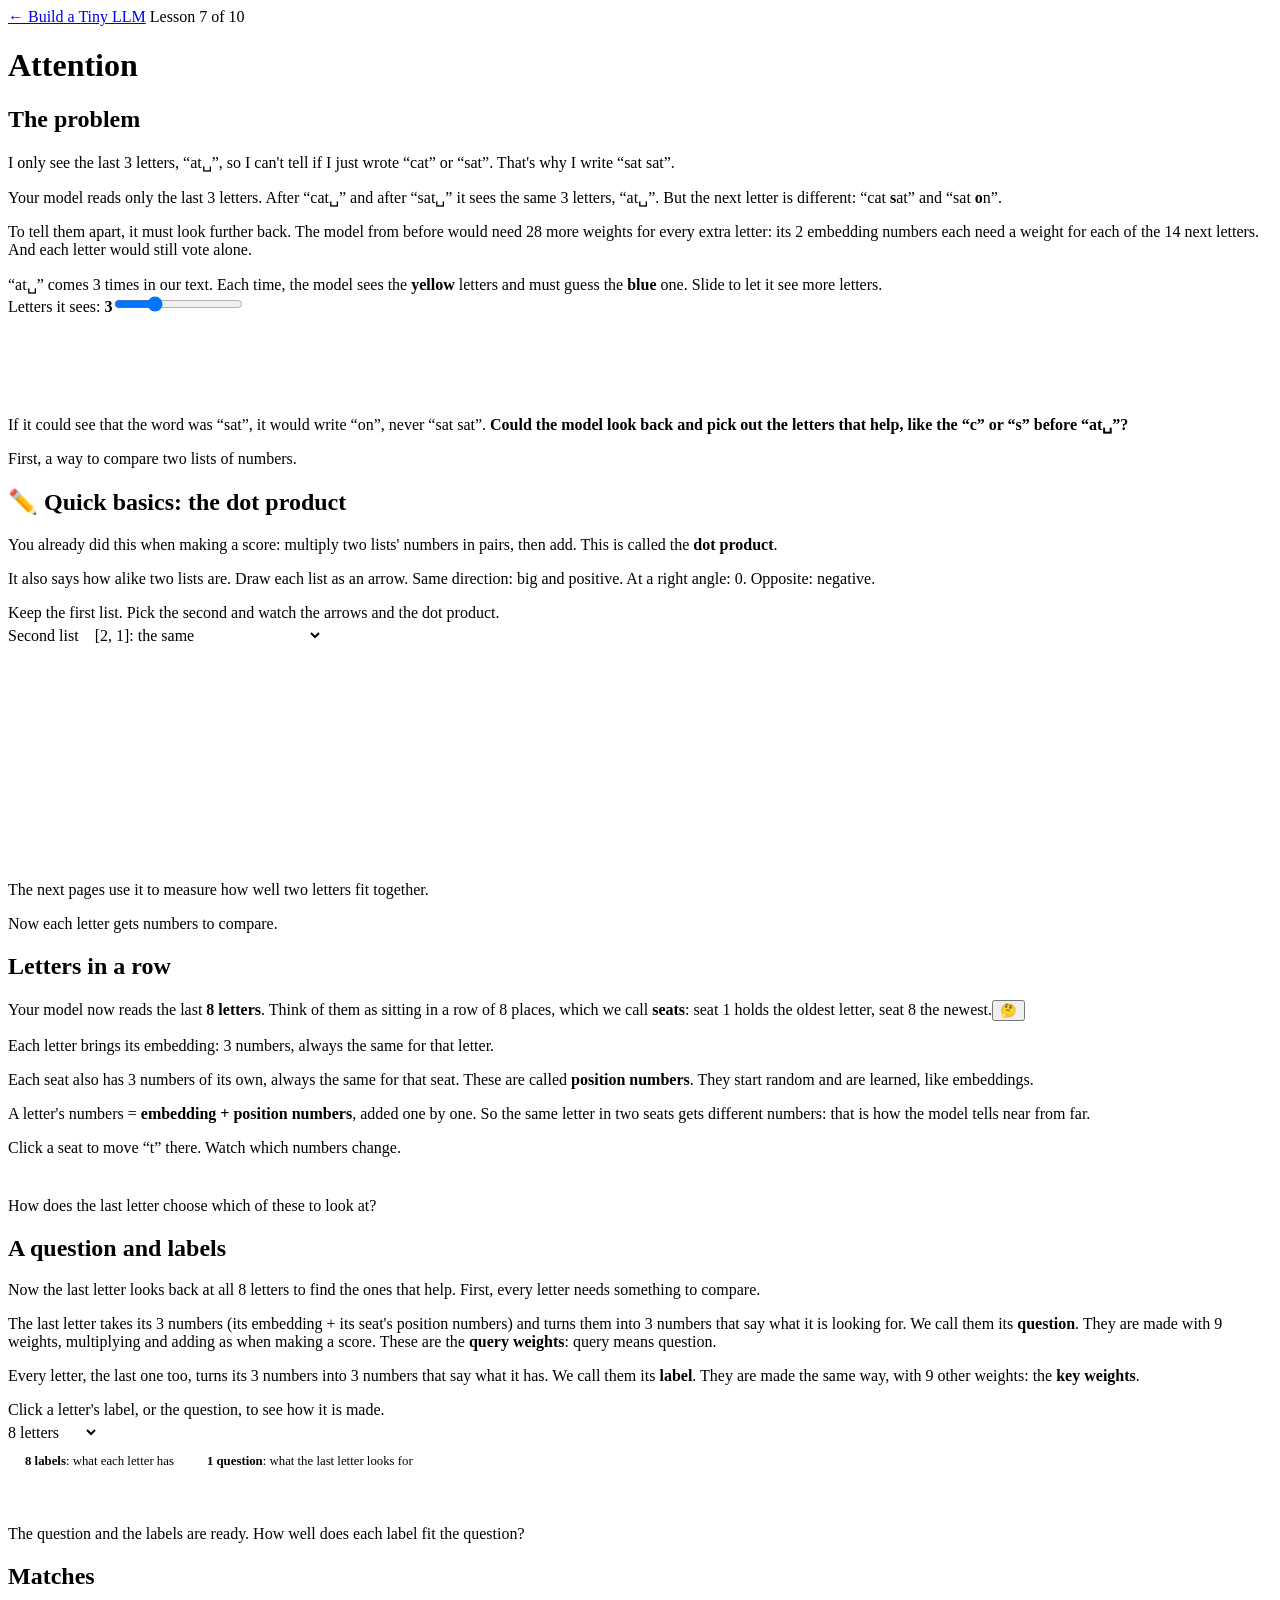
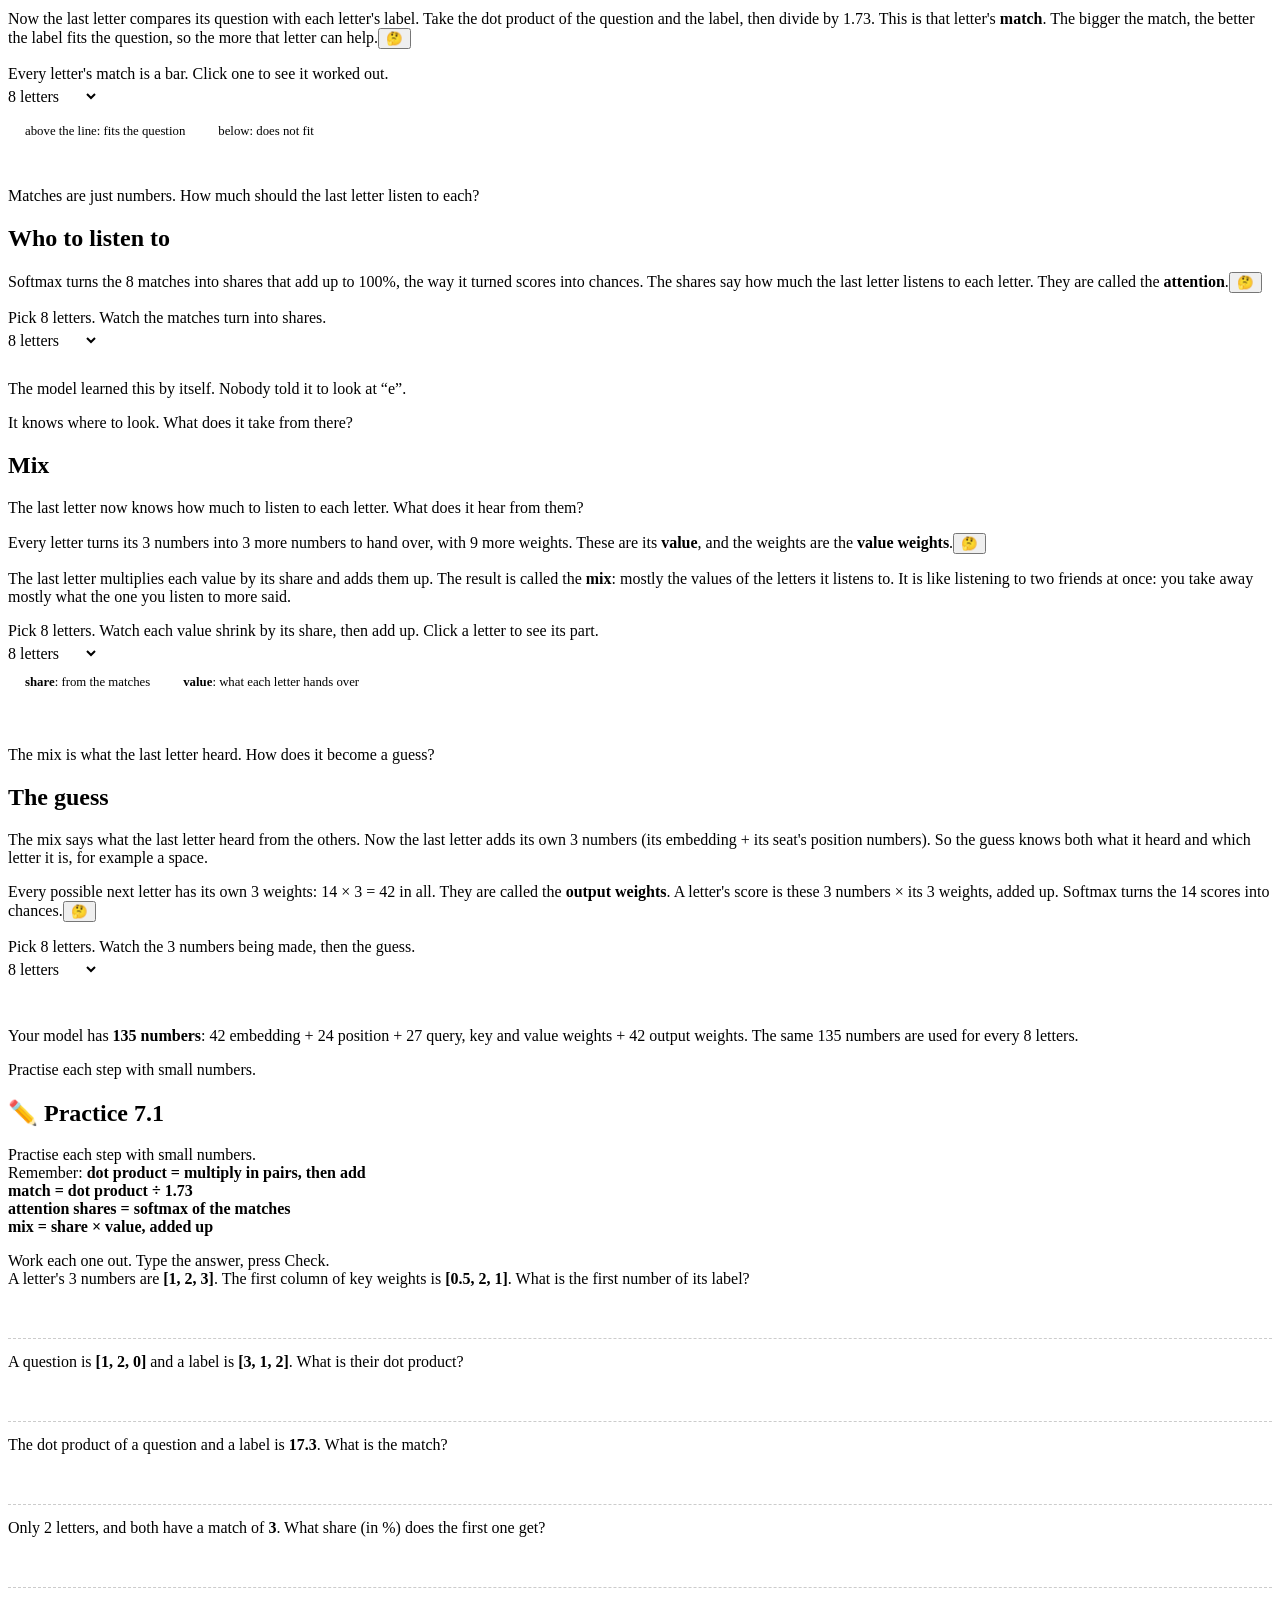
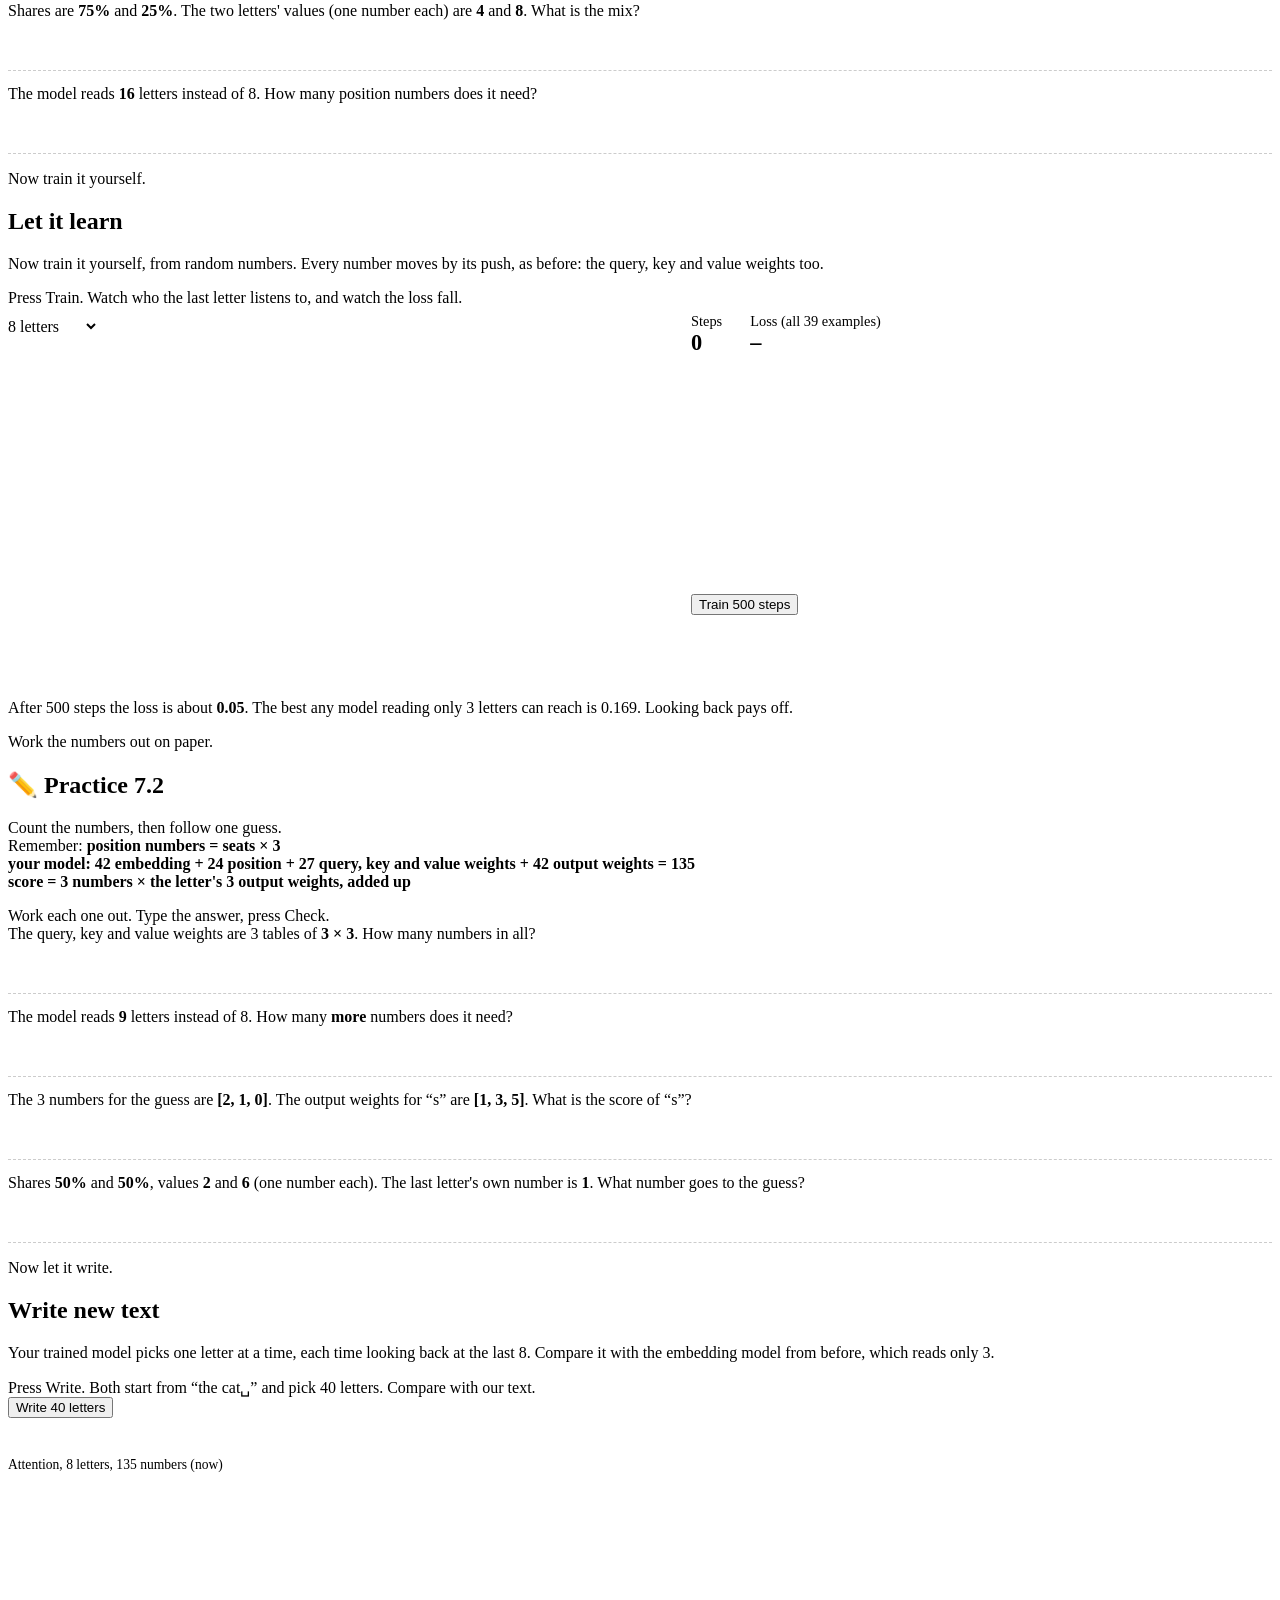
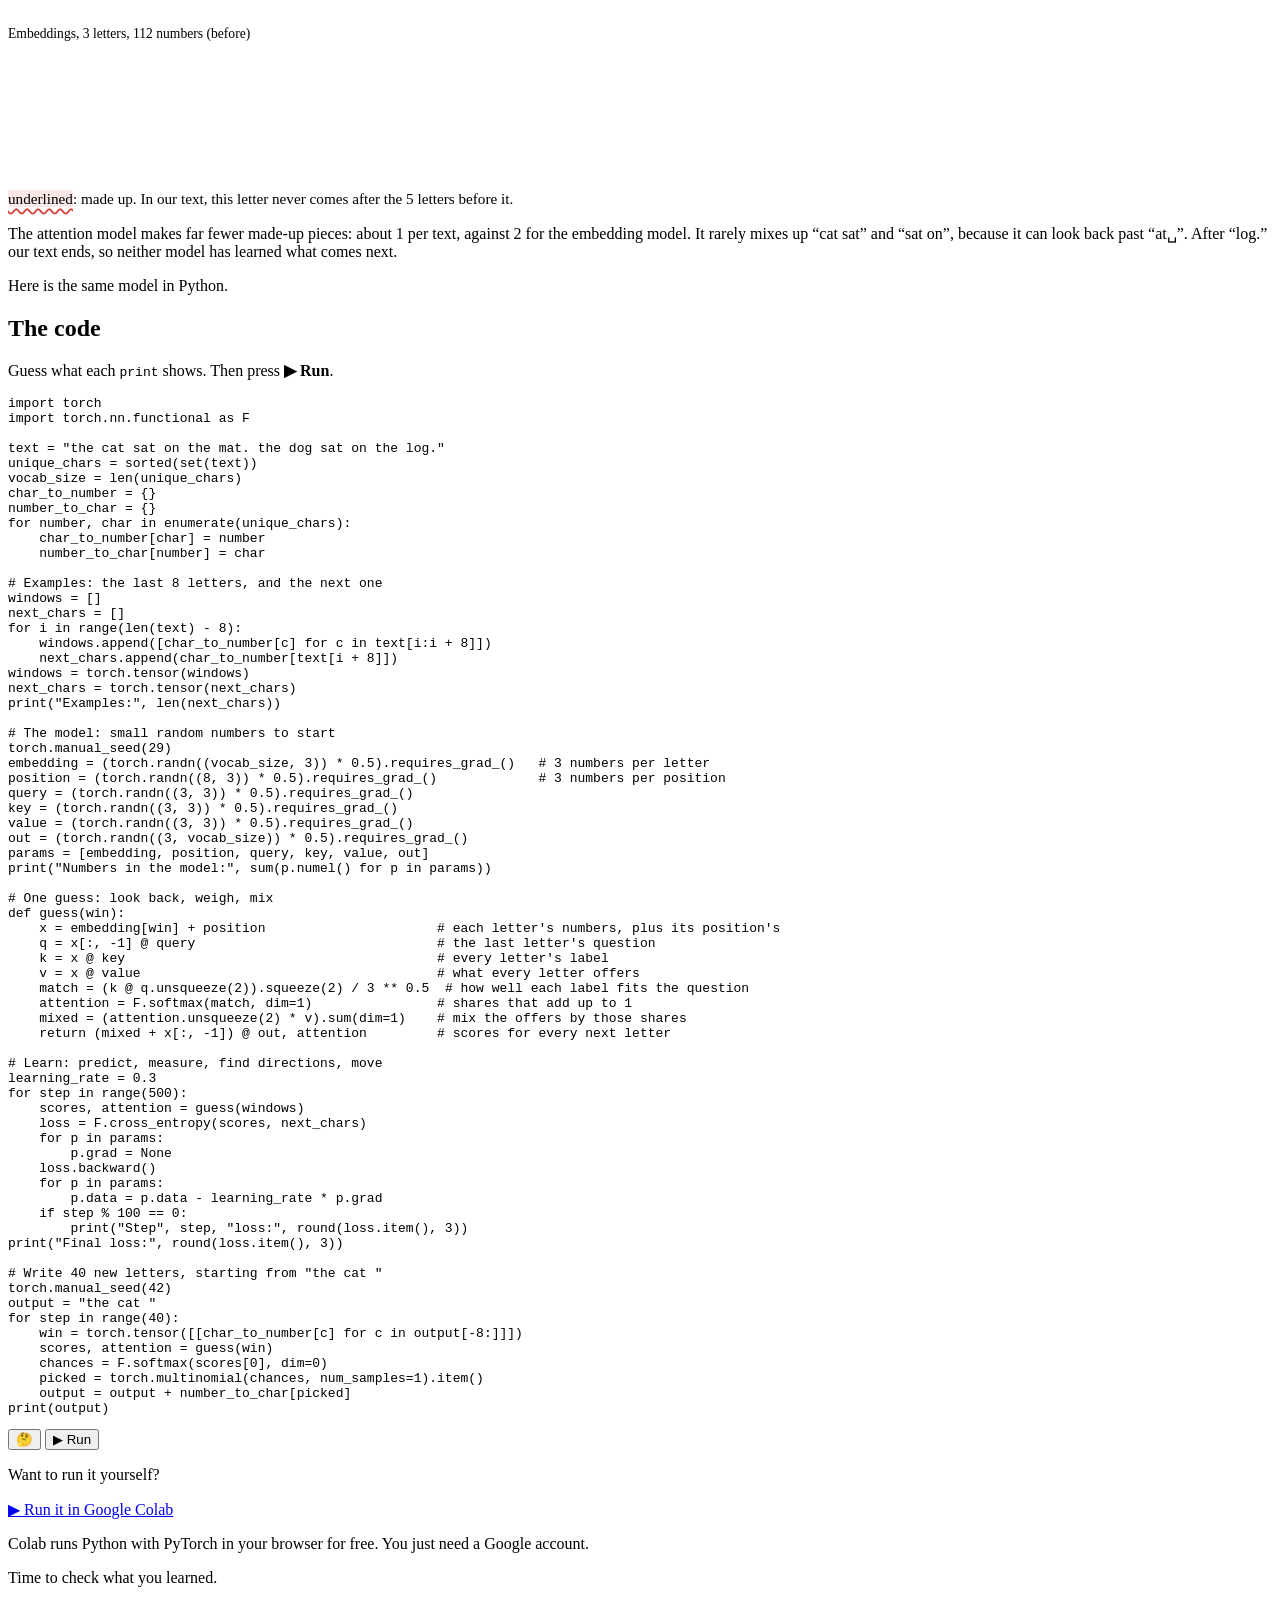
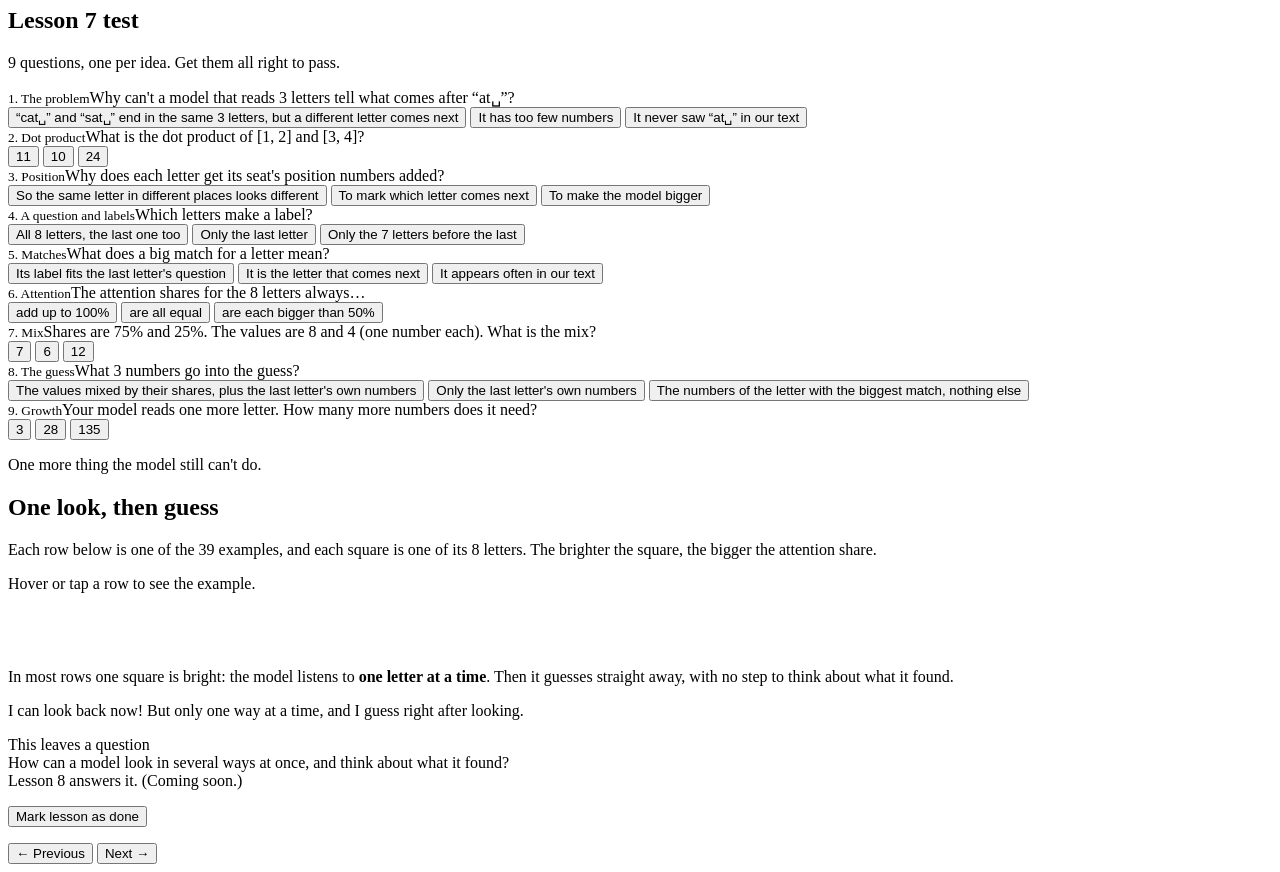
<file: lessons/lesson7.html>
<!doctype html>
<html lang="en">
<head>
<meta charset="utf-8">
<meta name="viewport" content="width=device-width, initial-scale=1">
<title>Attention</title>
<meta name="description" content="Lesson 7 of Build a Tiny LLM: let the last letter look back and choose which letters matter.">
<link rel="preconnect" href="https://fonts.googleapis.com">
<link rel="preconnect" href="https://fonts.gstatic.com" crossorigin>
<link href="https://fonts.googleapis.com/css2?family=Atkinson+Hyperlegible:wght@400;700&family=JetBrains+Mono:wght@400;600&family=Kalam:wght@400&family=Patrick+Hand&display=swap" rel="stylesheet">
<script>try{if(localStorage.getItem("notebook-theme")==="dark")document.documentElement.setAttribute("data-theme","dark")}catch(e){}</script>
<link rel="stylesheet" href="https://mo-ri-ch.github.io/study-notebook-design/v1/style.css">
<style>
  .muted { color: var(--pencil); font-size: 0.95rem; }
  .stuck li { margin: 6px 0; }
  select.pick { max-width: 16em; }
  select.pick, .row select { font: inherit; font-family: var(--mono); padding: 4px 8px; border: 2px solid var(--ink); border-radius: var(--radius); background: var(--paper); color: var(--ink); }

  /* Page 2: the 3-letter window over the text */
  .window-text { font-family: var(--mono); font-size: 1.15rem; line-height: 2.1; word-break: break-word; margin: 6px 0 14px; }
  .window-text span { cursor: pointer; padding: 2px 1px; border-radius: 3px; }
  .window-text span:hover { background: color-mix(in srgb, var(--hl-yellow) 40%, transparent); }
  .window-text .w1, .window-text .w2, .window-text .w3 { background: var(--hl-yellow); color: var(--ink); }
  .window-text .wn { outline: 2px dashed var(--ink); outline-offset: 1px; }
  .group-line { font-family: var(--mono); font-size: 1.6rem; margin: 6px 0 4px; }
  .group-line .next { display: inline-block; min-width: 1.2em; border: 2px dashed var(--ink); border-radius: 4px; text-align: center; margin-left: 6px; }
  .three { display: grid; grid-template-columns: repeat(3, minmax(0, 1fr)); gap: 16px; margin-top: 14px; }
  .mini { text-align: center; min-width: 0; }
  .mini-title { font-family: var(--head); font-size: 1rem; }
  .mini-sub { color: var(--pencil); font-size: 0.85rem; margin-bottom: 6px; }
  .mini-grid { display: grid; grid-template-columns: 1.4em repeat(14, minmax(0, 1fr)); gap: 1px; font-family: var(--mono); font-size: 0.6rem; max-width: 230px; width: 100%; margin: 0 auto; }
  .mini-grid span { aspect-ratio: 1; background: color-mix(in srgb, var(--grid, #d9dfeb) 60%, transparent); border-radius: 1px; }
  .mini-grid .lab { background: none; color: var(--pencil); display: grid; place-items: center; aspect-ratio: auto; }
  .mini-grid .on { background: var(--hl-yellow); }
  .mini-grid .lab.on { background: none; color: var(--ink); font-weight: 700; }
  .mini-row { font-family: var(--mono); margin-top: 6px; }
  @media (max-width: 640px) { .three { gap: 8px; } .mini-grid { font-size: 0.45rem; grid-template-columns: 1.1em repeat(14, minmax(0, 1fr)); } .mini-sub { font-size: 0.7rem; } .mini-row { font-size: 0.75rem; } }

  /* Page 3 and 5: rows added up */
  .addtab { border-collapse: collapse; font-family: var(--mono); font-size: 0.76rem; margin: 8px 0; display: block; max-width: 100%; overflow-x: auto; }
  .addtab th, .addtab td { padding: 6px 4px; text-align: right; white-space: nowrap; }
  .addtab .op { font-weight: 700; color: var(--ink); display: inline-block; width: 1.1em; }
  #addTab th[data-k], #addTab td[data-k] { cursor: pointer; }
  #addTab .pick-col { outline: 2px solid var(--pen); outline-offset: -2px; background: color-mix(in srgb, var(--hl-yellow) 45%, transparent); }
  #addTab .pick-col.real { background: color-mix(in srgb, var(--hl-green) 45%, transparent); }
  .worked { font-family: var(--mono); font-size: 1rem; line-height: 1.9; margin: 14px 0 4px; padding: 10px 14px; border-left: 3px solid var(--pen); background: var(--paper); }
  .worked .pats { display: grid; grid-template-columns: auto auto; justify-content: start; gap: 2px 18px; margin: 6px 0 8px; font-size: 0.95rem; }
  .worked .pats i { font-family: var(--body, inherit); font-style: normal; color: var(--pencil); font-size: 0.8rem; }
  .worked .lab { font-family: var(--body, inherit); color: var(--pencil); font-size: 0.85rem; }
  .addtab th:first-child, .addtab td:first-child { text-align: left; font-family: var(--body, inherit); color: var(--pencil); padding-right: 8px; }
  .addtab tr.sum td { border-top: 2px solid var(--ink); font-weight: 700; }
  .addtab tr.sum td:first-child, .addtab tr.chance td:first-child { color: var(--ink); }
  .addtab tr.chance td { color: var(--pen); }
  .addtab .real { background: color-mix(in srgb, var(--hl-green) 45%, transparent); }
  .addtab th.real { color: var(--ink); }
  .table-scroll { overflow-x: auto; }

  /* Page 4: which groups use a row */
  .uses { font-family: var(--mono); font-size: 1.1rem; line-height: 2.1; word-break: break-word; margin: 10px 0; }
  .uses .use { background: var(--hl-yellow); color: var(--ink); border-radius: 3px; padding: 2px 1px; }
  .uses .use .key { text-decoration: underline 3px var(--pen); text-underline-offset: 4px; }
  select.sh-sel { width: 8.5em; }
  .sh-legend .it { display: inline-flex; align-items: center; gap: 5px; margin-right: 6px; }
  @media (max-width: 640px) { .sh-mini .sh-title { font-size: 0.75rem; white-space: nowrap; } .sh-minis { gap: 8px; } }
  .sh-legend { display: flex; flex-wrap: wrap; align-items: center; gap: 4px 8px; font-size: 0.78rem; color: var(--pencil); margin: 8px 0 0; }
  .sh-legend .k { display: inline-block; width: 14px; height: 14px; border-radius: 3px; border: 1px solid var(--grid); }
  .k.a, .sh tr.a td { background: color-mix(in srgb, var(--hl-yellow) 70%, transparent); }
  .k.b, .sh tr.b td { background: color-mix(in srgb, var(--hl-blue) 45%, transparent); }
  .k.both, .sh tr.both td { background: color-mix(in srgb, var(--hl-green) 60%, transparent); }
  .sh-eqs { display: grid; gap: 14px; }
  .sh-line { display: flex; align-items: center; gap: 6px; flex-wrap: wrap; }
  .sh-name { width: 5.2em; flex: none; font-family: var(--mono); font-size: 1.15rem; font-weight: 700; }
  .sh-name small, .sh-total small { display: block; font-family: var(--body, inherit); font-weight: 400; font-size: 0.75rem; color: var(--pencil); }
  .sh-card { border: 2px solid var(--grid, #d9dfeb); border-radius: 8px; padding: 6px 10px; text-align: center; background: var(--card, #fff); min-width: 5.6em; transition: transform 0.2s; }
  .sh-card.shared { border-color: var(--good, #1E8F4E); background: color-mix(in srgb, var(--hl-green) 40%, var(--card, #fff)); }
  .sh-card.moved .sh-num { color: var(--pen); }
  .sh-pat { font-family: var(--mono); font-size: 0.85rem; }
  .sh-num { font-family: var(--mono); font-size: 1.25rem; font-weight: 700; }
  .sh-tab { font-size: 0.7rem; color: var(--pencil); }
  .sh-op { font-family: var(--mono); font-size: 1.3rem; font-weight: 700; }
  .sh-total { font-family: var(--mono); font-size: 1.25rem; min-width: 8em; }
  .sh-other, .cnt-g, .cnt-m { padding: 6px 12px; }
  .cnt-x { padding: 3px 9px; font-family: var(--mono, monospace); }
  .sh-other.on, .cnt-g.on, .cnt-m.on, .cnt-x.on { background: var(--ink); color: var(--paper); }
  .sh-result .k { display: inline-block; width: 12px; height: 12px; border-radius: 3px; vertical-align: -1px; }
  @media (max-width: 1180px) { .sh-line { flex-wrap: wrap; } .sh-name { width: 100%; } .sh-card { min-width: 0; padding: 4px 6px; } .sh-num { font-size: 1rem; } .sh-total { min-width: 0; flex: 1 1 8em; } }
  .sh-tables { display: grid; gap: 12px; }
  .sh-minis { display: grid; grid-template-columns: repeat(3, minmax(0, 1fr)); gap: 14px; }
  .sh-mini .sh-title { text-align: center; font-size: 0.9rem; }
  .sh-grid { display: grid; grid-template-columns: 1.1em repeat(14, minmax(0, 1fr)); gap: 1px; max-width: 190px; margin: 0 auto; font-family: var(--mono); font-size: 0.55rem; }
  .sh-grid span { height: 8px; border-radius: 1px; outline: 1px solid color-mix(in srgb, var(--grid, #d9dfeb) 50%, transparent); }
  .sh-grid .lab { outline: none; color: var(--pencil); line-height: 8px; text-align: center; }
  .sh-grid span.a:not(.lab) { outline: 2px solid var(--hl-yellow); }
  .sh-grid span.b:not(.lab) { outline: 2px solid var(--hl-blue); }
  .sh-grid span.both:not(.lab) { outline: 2px solid var(--good, #1E8F4E); }
  .sh-grid .lab.a, .sh-grid .lab.b, .sh-grid .lab.both { color: var(--ink); font-weight: 700; }
  .sh .who { color: var(--pencil); font-weight: 400; }
  .sh td:first-child { text-align: left !important; font-family: var(--body, inherit); font-size: 0.75rem; }
  .sh-title { font-family: var(--head); font-size: 1rem; margin-bottom: 2px; }
  .sh-title small { font-family: var(--body, inherit); color: var(--pencil); font-size: 0.8rem; }
  .sh { border-collapse: collapse; font-family: var(--mono); font-size: 0.66rem; }
  .sh th, .sh td { padding: 1px 4px; text-align: right; white-space: nowrap; }
  .sh th { color: var(--pencil); font-weight: 600; }
  .sh td:first-child { color: var(--pencil); text-align: center; font-weight: 700; padding-right: 6px; }
  .sh tr.a td:first-child, .sh tr.b td:first-child, .sh tr.both td:first-child { color: var(--ink); }
  .sh td.chg { font-weight: 700; color: var(--pen); }
  .sh-result i { color: var(--pencil); font-style: normal; font-size: 0.85rem; }
  .sh-result { font-size: 0.95rem; line-height: 1.6; margin-top: 14px; margin-bottom: 12px; min-height: 1.7em; }
  .l4t { border-collapse: collapse; font-family: var(--mono); font-size: 0.6rem; margin-top: 6px; }
  .l4t th, .l4t td { padding: 1px 3px; text-align: right; }
  .l4t th { color: var(--pencil); }
  .l4t td:first-child { font-weight: 700; color: var(--pencil); text-align: center; }
  .l4t tr.hl td { background: color-mix(in srgb, var(--hl-yellow) 70%, transparent); color: var(--ink); }
  .l4t.pk th, .l4t.pk td { padding: 1px 2px; }
  .l4t td.hc, .l4t th.hc { background: color-mix(in srgb, var(--hl-green) 45%, transparent); }
  .l4t tr.hl td.hc { background: var(--hl-yellow); outline: 2px solid var(--pen); outline-offset: -2px; font-weight: 700; }
  .boxes { display: grid; grid-template-columns: 1fr 1fr; gap: 12px; margin: 14px 0; }
  .box-card { border: 2px solid var(--ink); border-radius: var(--radius); padding: 10px 14px; background: var(--paper); }
  .box-label { font-size: 0.85rem; color: var(--pencil); }
  .box-num { font-family: var(--mono); font-size: 1.5rem; font-weight: 700; margin-top: 4px; }
  .box-num.huge { color: var(--redpen); }
  .box-num.small { color: var(--good, #1E8F4E); }
  @media (max-width: 640px) { .boxes { grid-template-columns: 1fr; } }

  /* Page 6: training */
  .score-line { display: flex; gap: 28px; margin-top: 10px; color: var(--pencil); font-size: 0.9rem; }
  .score-line b { display: block; font-family: var(--mono); font-size: 1.4rem; color: var(--ink); }
  .top3 { display: grid; grid-template-columns: 4.5em 1fr 3.6em; gap: 6px 12px; align-items: center; font-family: var(--mono); font-size: 0.95rem; margin-top: 10px; }
  .top3 .track { height: 16px; background: var(--paper); border: 1px solid var(--grid); border-radius: 3px; position: relative; }
  .top3 .fill { position: absolute; left: 0; top: 0; bottom: 0; background: var(--highlight, var(--hl-yellow)); border-right: 2px solid var(--ink); }
  .top3 .pct { text-align: right; }
  .cmp { margin: 6px 0 16px; font-family: var(--mono); font-size: 0.9rem; }
  .cmp th, .cmp td { padding: 4px 14px 4px 0; text-align: left; }
  .cmp td:first-child, .cmp th:first-child { font-family: var(--body, inherit); color: var(--pencil); }

  /* Page 5: where each count comes from */
  .cnt-text { margin: 0 0 12px; }
  .cnt-text .grp { background: color-mix(in srgb, var(--hl-yellow) 45%, transparent); }
  .cnt-text .key { background: var(--hl-yellow); font-weight: 700; text-decoration: underline 3px var(--pen); text-underline-offset: 4px; }
  .cnt-text .nx { outline: 2px dashed var(--ink); outline-offset: 1px; }
  #cntEqs .sh-card { cursor: pointer; }
  #cntEqs .sh-card.pointed { outline: 3px solid var(--pen); outline-offset: 1px; }

  /* Page 6: one learning step */
  .window-text.static span { cursor: default; }
  .window-text.static span:hover { background: none; }
  .window-text.static .w1, .window-text.static .w2, .window-text.static .w3 { background: var(--hl-yellow); }
  .os-head { font-size: 0.95rem; margin: 0 0 10px; }
  .os-head .g { font-family: var(--mono); font-size: 1.3rem; font-weight: 700; margin-right: 8px; }
  .os-push { font-size: 0.98rem; line-height: 1.55; padding: 8px 12px; background: var(--paper); border-left: 3px solid var(--pen); border-radius: 4px; }
  .os-push code, .os-watch code { font-size: 0.85em; white-space: nowrap; }
  .os-push .up { color: var(--good, #1E8F4E); font-weight: 700; white-space: nowrap; }
  .os-push .down { color: var(--redpen); font-weight: 700; white-space: nowrap; }
  .os-watch { margin-top: 12px; padding: 8px 12px; border: 2px dashed var(--good, #1E8F4E); border-radius: 8px; font-size: 0.92rem; }
  #osResult:empty { display: none; }
  .os-remember { font-size: 0.92rem; margin: 0 0 8px; line-height: 1.9; }
  .os-watch .title { font-size: 0.85rem; color: var(--pencil); margin-bottom: 4px; }
  .os-watch .chips { display: flex; flex-wrap: wrap; gap: 4px 6px; font-family: var(--mono); font-size: 0.8rem; min-height: 1.6em; }
  .os-watch .chip { padding: 1px 6px; border-radius: 10px; background: var(--card, #fff); border: 1px solid var(--grid, #d9dfeb); }
  .os-watch .chip.up { color: var(--good, #1E8F4E); }
  .os-watch .chip.down { color: var(--redpen); }
  .os-watch .chip.now { outline: 2px solid var(--pen); }
  .os-watch .tot { margin-top: 6px; font-family: var(--mono); font-size: 0.85rem; }
  .os-prog { border-collapse: collapse; font-size: 0.9rem; margin-top: 6px; }
  .os-prog td { padding: 2px 12px 2px 0; }
  .os-prog td:last-child { font-family: var(--mono); }
  .top3.cmp4 { grid-template-columns: 6.2em 1fr 5.6em 4.8em; }
  .top3 .hd { font-family: var(--body, inherit); font-size: 0.75rem; color: var(--pencil); text-align: right; }

  /* Page 8: writing */
  .written { font-family: var(--mono); font-size: 1.1rem; min-height: 2.6em; padding: 10px 12px; border: 1.5px dashed var(--ink); border-radius: var(--radius); background: var(--paper); word-break: break-word; white-space: pre-wrap; }
  .written-label { color: var(--pencil); font-size: 0.85rem; margin: 14px 0 4px; }
  #writtenNow, #writtenBefore { line-height: 1.9; min-height: calc(3.8em + 24px); }
  .written .seed { color: var(--pencil); }
  .written .slip, .slip { text-decoration: underline wavy #d6453d; text-decoration-thickness: 1.5px; text-underline-offset: 4px; background: color-mix(in srgb, #d6453d 12%, transparent); border-radius: 2px; }
  .written .cur { display: inline-block; width: 0.55em; border-bottom: 2px solid var(--pen); animation: blink 0.8s steps(1) infinite; }
  @keyframes blink { 50% { opacity: 0; } }
  .slips { font-size: 0.85rem; color: var(--pencil); height: 1.5em; line-height: 1.5em; margin-top: 4px; }
  .try-in { font: inherit; font-family: var(--mono); font-size: 1.3rem; width: 5em; padding: 4px 10px; border: 2px solid var(--ink); border-radius: var(--radius); background: var(--paper); color: var(--ink); }

  /* Lesson 6 */
  .emb { display: block; max-width: 100%; overflow-x: auto; border-collapse: collapse; font-family: var(--mono); font-size: 0.95rem; margin: 6px 0 10px; }
  .emb th, .emb td { padding: 3px 14px 3px 0; text-align: right; white-space: nowrap; }
  .emb th { color: var(--pencil); font-weight: 400; font-size: 0.8rem; font-family: var(--body, inherit); }
  .emb td:first-child, .emb th:first-child { text-align: left; font-weight: 700; }
  .emb td.pos { text-align: left; font-family: var(--body, inherit); font-size: 0.8rem; color: var(--pencil); padding-right: 0; }
  .emb tr.p0 td:not(.pos), .emb tr.p1 td:not(.pos), .emb tr.p2 td:not(.pos) { background: color-mix(in srgb, var(--hl-yellow) 65%, transparent); color: var(--ink); }
  .emb tr.sum td { border-top: 2px solid var(--ink); font-weight: 700; }
  .emb .mul { color: var(--pencil); }
  .vt { display: grid; grid-template-columns: 7.2em 1fr 3.6em 5.4em; gap: 6px 10px; align-items: center; margin: 4px 0 8px; }
  .vt .who { font-size: 0.9rem; } .vt .who b { font-family: var(--mono); font-size: 1rem; }
  .vt .bar { height: 18px; position: relative; background: var(--paper); border: 1px solid var(--grid); border-radius: 4px; }
  .vt .bar::after { content: ""; position: absolute; left: 50%; top: -3px; bottom: -3px; border-left: 1.5px solid var(--pencil); }
  .vt .fill { position: absolute; top: 0; bottom: 0; background: var(--hl-yellow); border: 1.5px solid var(--ink); border-radius: 3px; transition: left 0.45s ease, width 0.45s ease; }
  .vt .val { font-family: var(--mono); text-align: right; }
  .vt .tag { font-size: 0.8rem; color: var(--pencil); }
  .vt .tag.chg { color: var(--pen); font-weight: 700; }
  .vt .tot { border-top: 2px solid var(--ink); padding-top: 6px; font-weight: 700; }
  .vt .bar.tot { padding: 0; border-top: 1px solid var(--grid); margin-top: 8px; }
  .vt .fill.flash { animation: vtFlash 0.9s ease; }
  @keyframes vtFlash { 0%, 100% { box-shadow: none; } 40% { box-shadow: 0 0 0 4px color-mix(in srgb, var(--pen) 35%, transparent); } }
  @media (max-width: 560px) { .vt { grid-template-columns: 5.6em 1fr 3.2em; } .vt .tag { grid-column: 2 / -1; margin-top: -4px; } #smNote { min-height: 8.2em !important; } }
  @media (prefers-reduced-motion: reduce) { .vt .fill { transition: none; } .vt .fill.flash { animation: none; } }
  .six { font-family: var(--mono); font-size: 1.05rem; margin: 4px 0 10px; }
  .six b { background: color-mix(in srgb, var(--hl-yellow) 65%, transparent); padding: 1px 6px; border-radius: 4px; font-weight: 400; color: var(--ink); }
  .lm { display: flex; flex-wrap: wrap; gap: 14px 22px; align-items: flex-start; margin-top: 6px; }
  .lm-side { flex: 1 1 220px; display: grid; gap: 10px; align-content: start; }
  .lm-side .score-line { margin: 0; }
  svg.map { width: 100%; max-width: 380px; flex: 0 1 380px; height: auto; display: block; background: var(--paper); border: 1.5px solid var(--grid); border-radius: var(--radius); }
  svg.map .grid { stroke: var(--grid); stroke-width: 1; opacity: 0.55; }
  svg.map .trail { fill: none; stroke: var(--pen); stroke-width: 1.5; opacity: 0.28; stroke-linecap: round; stroke-linejoin: round; }
  svg.map .lab { font-family: var(--body, inherit); font-size: 11px; fill: var(--pencil); }
  svg.map .dot { filter: drop-shadow(0 1px 1.5px rgba(0,0,0,0.18)); }
  svg.lcurve { width: 100%; height: auto; display: block; background: var(--paper); border: 1.5px solid var(--grid); border-radius: var(--radius); }
  svg.lcurve .ln { fill: none; stroke: var(--pen); stroke-width: 2; stroke-linejoin: round; }
  svg.lcurve .ar { fill: color-mix(in srgb, var(--pen) 12%, transparent); stroke: none; }
  svg.lcurve text { font-family: var(--body, inherit); font-size: 10px; fill: var(--pencil); }
  svg.lcurve .ref { stroke: var(--pencil); stroke-dasharray: 3 3; stroke-width: 1; }
  svg.map text { font-family: var(--mono); font-size: 13px; fill: var(--ink); text-anchor: middle; dominant-baseline: central; }
  svg.map circle.dot { fill: var(--hl-yellow); stroke: var(--ink); stroke-width: 1.5; }
  svg.map .tick { fill: var(--pencil); font-size: 10px; }

    /* page 4: the 6 pairs, forward then back */
    .fl { display: grid; grid-template-columns: auto 1fr; gap: 10px 18px; align-items: center; margin: 8px 0 4px; }
    .fl-pairs { display: grid; gap: 4px; }
    .fl-row { display: grid; grid-template-columns: 4.6em 4.2em 1em 4.2em 1em 3.6em 1.6em; align-items: center; font-family: var(--mono); font-size: 0.95rem; padding: 2px 4px; border-radius: 6px; transition: background 0.25s; }
    .fl-row .lab { font-family: var(--body, inherit); font-size: 0.85rem; font-weight: 700; }
    .fl-row .n { text-align: right; padding: 1px 4px; border-radius: 4px; transition: background 0.25s; }
    .fl-row .op { color: var(--pencil); text-align: center; }
    .fl-row .arr { text-align: center; color: var(--pencil); font-family: var(--body, inherit); transition: color 0.25s; }
    .fl-row .pu { grid-column: 1 / 7; display: grid; grid-template-columns: 4.6em 4.2em 1em 4.2em; font-size: 0.78rem; color: var(--pen); min-height: 1.2em; }
    .fl-row .pu span { text-align: right; padding-right: 4px; }
    .fl-row .pu span:first-child { text-align: left; font-family: var(--body, inherit); }
    .fl-row.lit { background: color-mix(in srgb, var(--hl-yellow) 55%, transparent); }
    .fl-row.lit .arr { color: var(--ink); font-weight: 700; }
    .fl-side { display: grid; gap: 6px; justify-items: start; }
    .fl-box { border: 1.5px solid var(--grid); border-radius: 8px; padding: 4px 10px; font-size: 0.95rem; transition: background 0.25s, border-color 0.25s; }
    .fl-box b { font-family: var(--mono); }
    .fl-box.lit { background: var(--hl-yellow); border-color: var(--ink); color: var(--ink); }
    .fl-down { color: var(--pencil); padding-left: 14px; line-height: 1; }
    .fl-cap { min-height: 3em; margin: 6px 0 2px; }
    .fl-hide { visibility: hidden; }
    @media (max-width: 640px) { .fl { grid-template-columns: 1fr; } .fl-row { grid-template-columns: 3.6em 3.8em 0.9em 3.8em 0.9em 3.4em 1.3em; font-size: 0.85rem; } .fl-row .pu { grid-template-columns: 3.6em 3.8em 0.9em 3.8em; } .fl-side { display: flex; flex-wrap: wrap; gap: 6px; align-items: center; } .fl-box { white-space: nowrap; font-size: 0.88rem; } .fl-down { padding: 0; } .fl-down::before { content: "→"; } .fl-down span { display: none; } }
    .bk-all { display: grid; grid-auto-flow: column; grid-template-rows: repeat(7, auto) auto; gap: 3px 28px; justify-content: start; font-family: var(--mono); font-size: 0.9rem; margin: 6px 0 4px; white-space: nowrap; }
    .bk-all .mul { color: var(--pencil); }
    .bk-all .hot { background: var(--hl-yellow); color: var(--ink); border-radius: 4px; }
    .bk-all .tot { grid-column: 1 / -1; grid-row: 8; border-top: 2px solid var(--ink); padding-top: 4px; font-weight: 700; }
    @media (max-width: 560px) { .bk-all .mul { display: none; } }
  

  .lm-left { flex: 1 1 300px; min-width: 0; }
  .hm { display: grid; gap: 2px; max-width: 360px; margin: 8px 0; }
  .hm-row { display: grid; grid-template-columns: repeat(8, 1fr); gap: 2px; cursor: pointer; border-radius: 3px; outline-offset: 2px; }
  .hm-row span { height: 9px; border-radius: 2px; background: color-mix(in srgb, var(--pen) calc(var(--a) * 100%), var(--paper)); border: 1px solid color-mix(in srgb, var(--grid) 60%, transparent); }
  .hm-row.on span { border-color: var(--ink); }
  @media (max-width: 560px) { #dpOut { min-height: 4.7em; } #dpNote { min-height: 4.3em !important; } }
  .dpwrap { display: flex; flex-wrap: wrap; gap: 12px 20px; align-items: center; }
  svg.dparrow { width: 210px; height: 210px; background: var(--paper); border: 1.5px solid var(--grid); border-radius: var(--radius); flex: 0 0 auto; }
  svg.dparrow line { vector-effect: non-scaling-stroke; }
  svg.dparrow .gr { stroke: var(--grid); stroke-width: 1; opacity: 0.6; }
  svg.dparrow .ax { stroke: var(--pencil); stroke-width: 1; }
  svg.dparrow line.a1 { stroke: var(--ink); stroke-width: 3; stroke-linecap: round; } svg.dparrow circle.a1 { fill: var(--ink); }
  svg.dparrow line.a2 { stroke: var(--pen); stroke-width: 3; stroke-linecap: round; } svg.dparrow circle.a2 { fill: var(--pen); }
  svg.dparrow text { font-size: 0.42px; font-weight: 700; font-family: var(--body, inherit); } svg.dparrow .t1 { fill: var(--ink); } svg.dparrow .t2 { fill: var(--pen); }
  table.l7.rows-go tr.l7-row { animation: l7In 0.4s ease both; animation-delay: calc(var(--i) * 0.07s); }
  table.l7.rows-go tr.l7-row td.sum { animation: l7In 0.4s ease both; animation-delay: calc(0.6s + var(--i) * 0.07s); }
  @media (prefers-reduced-motion: reduce) { table.l7.rows-go tr.l7-row, table.l7.rows-go tr.l7-row td.sum { animation: none; } }
  .slots { display: grid; grid-template-columns: repeat(8, minmax(0, 1fr)); gap: 4px; max-width: 560px; margin-bottom: 10px; }
  .slot { display: grid; justify-items: center; gap: 2px; padding: 5px 0 4px; border: 1.5px solid var(--grid); border-radius: 8px; background: var(--paper); cursor: pointer; font: inherit; color: inherit; transition: background 0.2s, border-color 0.2s, transform 0.2s; }
  .slot:hover { border-color: var(--ink); }
  .slot .ch { font-family: var(--mono); font-size: 1.1rem; }
  .slot .pl { font-size: 0.68rem; color: var(--pencil); white-space: nowrap; }
  .slot.on { background: var(--hl-yellow); border-color: var(--ink); color: var(--ink); transform: translateY(-2px); }
  .slot.twin { border-color: var(--pen); border-style: dashed; }
  .cards { display: grid; grid-template-columns: repeat(auto-fit, minmax(250px, 1fr)); gap: 10px; }
  .card { border: 1.5px solid var(--grid); border-radius: 10px; padding: 8px 12px; background: var(--paper); }
  .card.ghost { visibility: hidden; }
  .card-h { font-weight: 700; margin-bottom: 4px; }
  .cr { display: flex; justify-content: space-between; gap: 10px; align-items: baseline; padding: 2px 0; font-size: 0.85rem; }
  .cr b { font-family: var(--mono); font-weight: 400; white-space: nowrap; }
  .cr b.same { background: color-mix(in srgb, var(--hl-yellow) 70%, transparent); border-radius: 4px; padding: 0 3px; }
  .cr.tot { border-top: 1.5px solid var(--ink); margin-top: 3px; padding-top: 4px; font-weight: 700; } .cr.tot b { font-weight: 700; }
  .cards.go .cr { animation: l7In 0.4s ease both; animation-delay: calc(var(--i) * 0.35s); }
  @media (max-width: 560px) { .slot .pl { font-size: 0.6rem; } .slot .ch { font-size: 1rem; } .cr { font-size: 0.8rem; } }
  @media (prefers-reduced-motion: reduce) { .cards.go .cr { animation: none; } }
  .seats { display: grid; grid-template-columns: repeat(8, minmax(0, 1fr)); gap: 4px; margin: 6px 0 12px; }
  .seat { display: grid; justify-items: center; gap: 2px; padding: 5px 2px; border: 1.5px solid var(--grid); border-radius: 8px; background: var(--paper); transition: background 0.3s, border-color 0.3s; }
  .seat .sl { font-size: 0.68rem; color: var(--pencil); white-space: nowrap; }
  .seat .sc { font-family: var(--mono); font-size: 1.1rem; min-height: 1.3em; }
  .seat .sn { display: grid; font-family: var(--mono); font-size: 0.72rem; color: var(--pencil); text-align: center; }
  .seat .sn.res { color: var(--ink); font-weight: 700; }
  .seat.full { border-color: var(--ink); }
  .seat.on { background: var(--hl-yellow); color: var(--ink); }
  .seat.on .sn, .seat.on .sl { color: var(--ink); }
  .st-top { display: flow-root; }
  #stCap { min-height: 3.2em; }
  .st-chip { display: inline-flex; align-items: center; gap: 10px; padding: 6px 12px; border: 1.5px solid var(--ink); border-radius: 10px; background: var(--paper); font-family: var(--mono); margin-bottom: 6px; }
  .st-chip .big { font-size: 1.6rem; font-weight: 700; }
  .st-each { font-family: var(--mono); font-size: 0.85rem; line-height: 1.8; }
  .st-top.go > *, .st-top.go .cr, .st-top.go .st-each { animation: l7In 0.4s ease both; animation-delay: calc(var(--i, 0) * 0.35s); }
  .seats.go .seat { animation: l7In 0.35s ease both; }
  @media (max-width: 560px) { .seat .sl { font-size: 0.55rem; } .seat .sn { font-size: 0.6rem; } .seat .sc { font-size: 0.95rem; } .seats { gap: 2px; } }
  @media (prefers-reduced-motion: reduce) { .st-top.go > *, .st-top.go .cr, .st-top.go .st-each, .seats.go .seat { animation: none; } }
  .mv-seats { display: grid; grid-template-columns: repeat(8, minmax(0, 1fr)); gap: 5px; margin: 10px 0 14px; max-width: 560px; }
  .mv-seat { display: grid; justify-items: center; gap: 3px; padding: 8px 0 5px; border: 1.5px dashed var(--grid); border-radius: 10px; background: var(--paper); cursor: pointer; font: inherit; color: inherit; }
  .mv-seat:hover { border-color: var(--ink); }
  .mv-seat .tok { font-family: var(--mono); font-size: 1.15rem; font-weight: 700; width: 1.7em; height: 1.7em; display: grid; place-items: center; border-radius: 50%; opacity: 0; transform: scale(0.6); transition: opacity 0.25s, transform 0.25s; }
  .mv-seat .sl { font-size: 0.7rem; color: var(--pencil); white-space: nowrap; }
  .mv-seat.on { border-style: solid; border-color: var(--ink); }
  .mv-seat.on .tok { opacity: 1; transform: none; background: var(--hl-yellow); color: var(--ink); border: 1.5px solid var(--ink); }
  .mv-eq { display: grid; gap: 6px; max-width: 620px; }
  .mv-row { display: grid; grid-template-columns: 1fr auto; grid-template-areas: "lab val" "tag tag"; gap: 0 12px; align-items: baseline; padding: 6px 10px; border-radius: 8px; background: var(--paper); border: 1px solid var(--grid); }
  .mv-row .lab { grid-area: lab; font-size: 0.92rem; }
  .mv-row b { grid-area: val; font-family: var(--mono); font-weight: 400; white-space: nowrap; border-radius: 4px; padding: 0 4px; }
  .mv-row .tag { grid-area: tag; font-size: 0.75rem; color: var(--pencil); }
  .mv-row .tag.chg { color: var(--pen); }
  .mv-row.tot { border-color: var(--ink); } .mv-row.tot b { font-weight: 700; }
  .mv-row b.flash { animation: mvFlash 0.9s ease; }
  @keyframes mvFlash { 0% { background: var(--hl-yellow); } 100% { background: transparent; } }
  @media (max-width: 560px) { .mv-seat .sl { font-size: 0.58rem; } .mv-seat .tok { font-size: 1rem; } .mv-seats { gap: 3px; } .mv-row { grid-template-columns: 1fr; grid-template-areas: "lab" "val" "tag"; } .mv-row b { justify-self: start; font-size: 0.95rem; padding: 0; margin: 2px 0; } .mv-row .lab { font-size: 0.85rem; } }
  @media (prefers-reduced-motion: reduce) { .mv-row b.flash { animation: none; } .mv-seat .tok { transition: none; } }
  .qk-bars { display: grid; grid-template-columns: repeat(8, minmax(0, 1fr)); gap: 5px; max-width: 600px; margin-bottom: 6px; }
  .qk-col { display: grid; justify-items: center; gap: 2px; padding: 6px 0 4px; border: 1.5px solid var(--grid); border-radius: 10px; background: var(--paper); cursor: pointer; font: inherit; color: inherit; }
  .qk-col:hover { border-color: var(--ink); }
  .qk-col.on { border-color: var(--ink); background: color-mix(in srgb, var(--hl-yellow) 35%, var(--paper)); }
  .qk-track { position: relative; width: 60%; height: 90px; }
  .qk-track::after { content: ""; position: absolute; left: -20%; right: -20%; top: 50%; border-top: 1px solid var(--pencil); }
  .qk-fill { position: absolute; left: 0; right: 0; border-radius: 3px; border: 1.5px solid var(--ink); background: var(--hl-green); transition: height 0.6s ease; }
  .qk-fill.neg { background: var(--hl-pink); }
  .qk-val { font-family: var(--mono); font-size: 0.72rem; color: var(--pencil); }
  .qk-col.on .qk-val { color: var(--ink); font-weight: 700; }
  .qk-ch { font-family: var(--mono); font-weight: 700; font-size: 1.05rem; }
  .qk-sl { font-size: 0.65rem; color: var(--pencil); white-space: nowrap; }
  .qk-key { display: flex; flex-wrap: wrap; gap: 4px 16px; font-size: 0.8rem; color: var(--pencil); margin-bottom: 12px; }
  .qk-key i { display: inline-block; width: 12px; height: 12px; border-radius: 3px; border: 1px solid var(--ink); vertical-align: -2px; margin-right: 5px; }
  .qk-key i.up { background: var(--hl-green); } .qk-key i.dn { background: var(--hl-pink); }
  .mt-rows { display: grid; grid-template-columns: repeat(5, auto); justify-content: start; gap: 3px 8px; font-family: var(--mono); font-size: 0.9rem; align-items: center; }
  .mt-rows span { text-align: right; transition: opacity 0.3s; border-radius: 4px; }
  .mt-rows .hd { font-family: var(--body); font-size: 0.72rem; color: var(--pencil); text-align: center; }
  .mt-rows .qn, .mt-rows .ln { padding: 1px 6px; }
  .mt-rows .qn { background: color-mix(in srgb, var(--hl-orange) 40%, transparent); }
  .mt-rows .ln { background: color-mix(in srgb, var(--hl-blue) 40%, transparent); }
  .mt-rows .hot { box-shadow: 0 0 0 2px var(--ink); }
  .mt-rows .op { color: var(--pencil); }
  .mt-rows .tl { grid-column: 1 / 5; text-align: left; font-family: var(--body); color: var(--pencil); border-top: 1.5px solid var(--ink); padding-top: 3px; }
  .mt-rows .tot { border-top: 1.5px solid var(--ink); padding-top: 3px; }
  .mt-rows .tl.m { border-top: 0; color: var(--ink); font-weight: 700; }
  .mt-rows .res { font-weight: 700; background: var(--hl-yellow); color: var(--ink); padding: 1px 6px; }
  .mt-rows .wait, #qkD .wait { opacity: 0; } #qkD .muted { transition: opacity 0.3s; }
  @media (max-width: 560px) { .qk-bars { gap: 3px; } .qk-sl { font-size: 0.55rem; } .qk-val { font-size: 0.62rem; } .qk-track { height: 70px; } .mt-rows { font-size: 0.8rem; gap: 3px 5px; } }
  @media (prefers-reduced-motion: reduce) { .qk-fill { transition: none; } }
  .ql-legend { display: flex; flex-wrap: wrap; gap: 4px 16px; font-size: 0.8rem; color: var(--pencil); margin-bottom: 8px; }
  .ql-legend i { display: inline-block; width: 12px; height: 12px; border-radius: 3px; vertical-align: -2px; margin-right: 5px; }
  .ql-legend b { color: var(--ink); }
  .ql-legend i.lab, .ql-chip.lab { background: color-mix(in srgb, var(--hl-blue) 55%, transparent); }
  .ql-legend i.qu, .ql-chip.qu { background: color-mix(in srgb, var(--hl-orange) 60%, transparent); }
  .ql-seats { display: grid; grid-template-columns: repeat(8, minmax(0, 1fr)); gap: 5px; max-width: 600px; margin-bottom: 12px; }
  .ql-c { display: grid; align-content: start; gap: 4px; }
  .ql-seat { display: grid; justify-items: center; gap: 2px; padding: 6px 0 4px; border: 1.5px solid var(--grid); border-radius: 10px; background: var(--paper); cursor: pointer; font: inherit; color: inherit; }
  .ql-seat .ch { font-family: var(--mono); font-size: 1.1rem; font-weight: 700; }
  .ql-seat .sl { font-size: 0.65rem; color: var(--pencil); white-space: nowrap; }
  .ql-seat.last { border-style: dashed; border-color: var(--pen); }
  .ql-seat:hover, .ql-chip:not(.none):hover { border-color: var(--ink); }
  .ql-seat.on { background: var(--hl-yellow); border-color: var(--ink); border-style: solid; color: var(--ink); }
  .ql-seat.on .sl { color: var(--ink); }
  .ql-chip { display: grid; padding: 3px 0; border: 1.5px solid transparent; border-radius: 8px; font-family: var(--mono); font-size: 0.72rem; line-height: 1.35; color: var(--ink); cursor: pointer; text-align: center; }
  .ql-chip.none { background: none; cursor: default; }
  .ql-chip.on { border-color: var(--ink); box-shadow: 0 0 0 2px var(--hl-yellow); }
  .ql-panel { border: 1.5px solid var(--grid); border-radius: 12px; padding: 10px 14px; background: var(--paper); }
  .ql-h { font-weight: 700; font-size: 0.95rem; }
  .ql-sub { font-size: 0.8rem; color: var(--pencil); margin-bottom: 10px; }
  .ql-eq { display: flex; align-items: center; gap: 8px; }
  .ql-part { display: grid; gap: 3px; justify-items: center; }
  .ql-part small { font-size: 0.7rem; color: var(--pencil); white-space: nowrap; }
  .ql-op { color: var(--pencil); font-size: 1.1rem; padding-top: 14px; }
  .ql-col, .ql-grid { display: grid; gap: 2px 0; font-family: var(--mono); font-size: 0.85rem; border-left: 1.5px solid var(--ink); border-right: 1.5px solid var(--ink); border-radius: 4px; padding: 0 2px; }
  .ql-grid { grid-template-columns: repeat(3, auto); }
  .ql-col span, .ql-grid span, .ql-col button { padding: 1px 6px; text-align: right; border-radius: 4px; transition: background 0.25s; }
  .ql-grid span.cur { background: color-mix(in srgb, var(--hl-yellow) 35%, transparent); }
  .ql-col .hot, .ql-grid .hot { background: var(--hl-yellow); color: var(--ink); }
  .ql-col.out.lab { background: color-mix(in srgb, var(--hl-blue) 30%, transparent); }
  .ql-col.out.qu { background: color-mix(in srgb, var(--hl-orange) 35%, transparent); }
  .ql-col button { font: inherit; color: var(--ink); background: none; border: 1.5px solid transparent; cursor: pointer; }
  .ql-col button:hover { border-color: var(--ink); }
  .ql-col button.on { background: var(--hl-yellow); font-weight: 700; }
  .ql-sum { margin-top: 12px; }
  .ql-sum .t { font-size: 0.85rem; margin-bottom: 4px; }
  .ql-rows { display: grid; grid-template-columns: repeat(5, auto); justify-content: start; gap: 2px 8px; font-family: var(--mono); font-size: 0.85rem; }
  .ql-rows span { text-align: right; transition: opacity 0.3s; }
  .ql-rows .op { color: var(--pencil); }
  .ql-rows .tot { border-top: 1.5px solid var(--ink); padding-top: 2px; font-weight: 700; }
  .ql-rows .tl { grid-column: 1 / 5; text-align: left; font-family: var(--body); color: var(--pencil); border-top: 1.5px solid var(--ink); padding-top: 2px; }
  .ql-rows .wait { opacity: 0; }
  @media (max-width: 560px) { .ql-seats { gap: 3px; } .ql-seat .sl { font-size: 0.55rem; } .ql-chip { font-size: 0.62rem; } .ql-col, .ql-grid, .ql-rows { font-size: 0.74rem; } .ql-col span, .ql-grid span, .ql-col button { padding: 1px 3px; } .ql-eq { gap: 4px; } .ql-h { font-size: 0.88rem; } .ql-panel { padding: 10px 8px; } }
  @media (max-width: 400px) { .ql-col, .ql-grid, .ql-rows { font-size: 0.68rem; } .ql-col span, .ql-grid span, .ql-col button { padding: 1px 2px; } .ql-op { font-size: 0.95rem; } .ql-part small { font-size: 0.62rem; } }
  /* Lesson 7 */
  .win { display: flex; gap: 4px; flex-wrap: wrap; margin: 8px 0; }
  .win span { font-family: var(--mono); width: 2.1em; text-align: center; padding: 4px 0; border: 1.5px solid var(--grid); border-radius: 6px; background: var(--paper); transition: background 0.3s, border-color 0.3s; }
  .win span.in { border-color: var(--ink); background: color-mix(in srgb, var(--hl-yellow) 60%, transparent); }
  .win span.nx { border-style: dashed; border-color: var(--pen); color: var(--pen); }
  .floor { display: grid; grid-template-columns: auto 1fr 3.4em; gap: 6px 12px; align-items: center; margin: 10px 0; }
  .floor .track { height: 18px; border: 1px solid var(--grid); border-radius: 4px; background: var(--paper); position: relative; overflow: hidden; }
  .floor .fill { position: absolute; left: 0; top: 0; bottom: 0; background: var(--hl-yellow); border-right: 2px solid var(--ink); transition: width 0.4s ease; }
  .floor .val { font-family: var(--mono); text-align: right; font-weight: 700; }
  .win.full { gap: 3px; }
  .win.full span { width: 1.7em; padding: 2px 0; font-size: 0.9rem; }
  .win span.pre { color: var(--pencil); border-style: dotted; }
  .win span.sure { background: var(--paper); }
  .win span.uns { background: color-mix(in srgb, #d6453d 18%, transparent); border-color: #d6453d; cursor: pointer; }
  .win span.in { outline: 2px solid var(--ink); outline-offset: -1px; background: color-mix(in srgb, var(--hl-yellow) 70%, transparent); }
  .win span.nx { outline: 2px dashed var(--pen); outline-offset: 1px; }
  .pair { display: grid; gap: 8px; margin: 12px 0 8px; justify-content: start; }
  .pair .ln { display: flex; gap: 4px; align-items: center; }
  .pair .ln span { font-family: var(--mono); width: 2em; text-align: center; padding: 4px 0; border: 1.5px solid var(--grid); border-radius: 6px; background: var(--paper); color: var(--pencil); transition: background 0.3s, border-color 0.3s, color 0.3s; }
  .pair .ln span.in { border-color: var(--ink); color: var(--ink); background: color-mix(in srgb, var(--hl-yellow) 70%, transparent); }
  .pair .ln span.nx { border-style: dashed; border-color: var(--pen); color: var(--pen); font-weight: 700; }
  .pair .ln .lab { width: auto; border: 0; background: none; font-family: var(--body, inherit); font-size: 0.85rem; padding-left: 6px; }
  .verdict { border-left: 4px solid var(--grid); padding: 6px 12px; min-height: 3.2em; transition: border-color 0.3s; }
  .verdict.bad { border-color: #d6453d; } .verdict.good { border-color: #2e9d5b; }
  .verdict b.bad { color: #d6453d; } .verdict b.good { color: #2e9d5b; }
  @media (max-width: 560px) { .pair .ln span { width: 1.6em; font-size: 0.85rem; } .pair .ln { gap: 3px; } }
  .unsure { display: flex; flex-wrap: wrap; align-items: flex-start; align-content: flex-start; gap: 6px; min-height: 2.2em; }
  .unsure span { font-family: var(--mono); font-size: 0.9rem; border: 1px dashed var(--pencil); border-radius: 6px; padding: 2px 8px; }
  .dp { font-family: var(--mono); font-size: 1.05rem; margin: 8px 0; }
  .dp .op { color: var(--pencil); }
  .dp .res { background: var(--hl-yellow); color: var(--ink); border-radius: 5px; padding: 0 6px; font-weight: 700; }
  .att { display: grid; grid-template-columns: repeat(8, minmax(0, 1fr)); gap: 4px; align-items: end; margin: 8px 0 4px; max-width: 520px; }
  .att .col { display: grid; justify-items: center; gap: 3px; }
  .att .bar { width: 70%; background: var(--hl-yellow); border: 1.5px solid var(--ink); border-radius: 3px 3px 0 0; transition: height 0.5s ease; min-height: 1px; }
  .att .pct { font-family: var(--mono); font-size: 0.75rem; color: var(--pencil); }
  .att .ch { font-family: var(--mono); border: 1.5px solid var(--grid); border-radius: 5px; width: 100%; text-align: center; padding: 2px 0; }
  .att .ch.me { border-color: var(--pen); color: var(--pen); font-weight: 700; }
  .ql-legend i.sh { background: var(--hl-yellow); } .ql-legend i.va, .ql-chip.va { background: color-mix(in srgb, var(--hl-green) 50%, transparent); }
  .mx-sh { font-family: var(--mono); font-size: 0.72rem; text-align: center; border-radius: 6px; padding: 1px 0; background: color-mix(in srgb, var(--hl-yellow) calc(var(--a) * 100%), transparent); }
  .ql-c.dim .ql-chip.va { opacity: 0.3; } .ql-chip.va { cursor: default; transition: opacity 0.5s; }
  .ql-chip.va.pulse { animation: mxPulse 0.6s ease; }
  @keyframes mxPulse { 50% { transform: scale(1.12); box-shadow: 0 0 0 2px var(--ink); } }
  .mx-line { display: flex; flex-wrap: wrap; align-items: center; gap: 4px 8px; font-family: var(--mono); font-size: 0.85rem; margin-bottom: 6px; transition: opacity 0.3s; }
  .mx-line.pk { outline: 2px solid var(--ink); outline-offset: 3px; border-radius: 6px; }
  .mx-line .who { font-family: var(--body); font-size: 0.82rem; min-width: 6.2em; }
  .mx-line .sh { background: var(--hl-yellow); border-radius: 4px; padding: 0 5px; color: var(--ink); }
  .mx-line .va { background: color-mix(in srgb, var(--hl-green) 45%, transparent); border-radius: 4px; padding: 0 5px; }
  .mx-line .op { color: var(--pencil); }
  .mx-line.sum { border-top: 1.5px solid var(--ink); padding-top: 6px; margin-top: 4px; font-weight: 700; }
  .mx-line .res { background: var(--hl-yellow); color: var(--ink); border-radius: 4px; padding: 0 5px; }
  .mx-note { font-size: 0.78rem; color: var(--pencil); margin: 2px 0 6px; transition: opacity 0.3s; }
  .gs-line .who { min-width: 15em; }
  #mxP .wait, #gsP .wait { opacity: 0; }
  .gs-flow { margin-top: 12px; font-size: 0.85rem; color: var(--pencil); transition: opacity 0.3s; }
  .gs-flow b { color: var(--ink); }
  #gsP .top3 .fill { transition: width 0.7s ease; }
  @media (max-width: 560px) { .mx-line { font-size: 0.74rem; gap: 3px 5px; } .mx-line .who { font-size: 0.74rem; } .mx-sh { font-size: 0.6rem; } .gs-line .who { min-width: 0; width: 100%; } }
  .gs-step { border-top: 1.5px dashed var(--grid); padding-top: 10px; margin-top: 10px; transition: opacity 0.3s; }
  .gs-sh { display: flex; align-items: center; gap: 8px; font-weight: 700; font-size: 0.9rem; margin-bottom: 8px; }
  .gs-sh .n { display: grid; place-items: center; width: 20px; height: 20px; border-radius: 50%; background: var(--ink); color: var(--paper); font-size: 0.72rem; }
  .gs-hint { font-size: 0.8rem; color: var(--pencil); margin-bottom: 6px; }
  .mx-line .outl { border: 1.5px solid var(--ink); border-radius: 4px; padding: 0 5px; font-weight: 700; }
  .gs-top { display: grid; gap: 4px; max-width: 540px; }
  .gs-row { display: grid; grid-template-columns: 4.6em 6.2em minmax(60px, 1fr) 3.4em 9.5em; align-items: center; gap: 8px; padding: 3px 6px; border: 1.5px solid transparent; border-radius: 8px; background: none; font: inherit; color: inherit; cursor: pointer; text-align: left; }
  .gs-row .nm { font-weight: 700; }
  .gs-row:hover { border-color: var(--ink); background: none; color: inherit; }
  .gs-row.on, .gs-row.on:hover { border-color: var(--ink); background: color-mix(in srgb, var(--hl-blue) 25%, transparent); }
  .gs-row .scv, .gs-row .pct { font-family: var(--mono); font-size: 0.8rem; color: var(--pencil); }
  .gs-row .pct { text-align: right; color: var(--ink); }
  .gs-row .track { height: 12px; border: 1.5px solid var(--ink); border-radius: 4px; overflow: hidden; }
  .gs-row .fill { display: block; height: 100%; background: color-mix(in srgb, var(--pen) 55%, transparent); transition: width 0.7s ease; }
  .gs-row .ok { font-size: 0.75rem; color: var(--ink); white-space: nowrap; }
  .gs-row .ok:not(:empty) { background: color-mix(in srgb, var(--hl-green) 55%, transparent); border-radius: 10px; padding: 1px 7px; justify-self: start; }
  .gs-work { margin-top: 12px; transition: opacity 0.3s; }
  .gs-work .t { font-size: 0.85rem; margin-bottom: 4px; }
  .ql-rows .hd { font-family: var(--body); font-size: 0.7rem; color: var(--pencil); text-align: right; white-space: nowrap; }
  @media (max-width: 560px) { .gs-row { grid-template-columns: 3.9em 5.2em minmax(40px, 1fr) 2.8em 1.6em; gap: 5px; font-size: 0.85rem; } .gs-row .scv, .gs-row .pct { font-size: 0.7rem; } .gs-row .ok .w { display: none; } }
  .tr-grid { display: grid; grid-template-columns: repeat(8, minmax(0, 1fr)); gap: 4px; align-items: end; margin-top: 8px; }
  .sm-grid { display: grid; grid-template-columns: 3.6em repeat(8, minmax(0, 1fr)); gap: 4px; max-width: 620px; align-items: end; }
  .sm-grid .rl { font-size: 0.72rem; color: var(--pencil); align-self: center; line-height: 1.2; }
  .sm-m { display: grid; justify-items: center; gap: 2px; }
  .sm-m .qk-track { height: 56px; width: 55%; }
  .sm-m .v, .sm-s .v { font-family: var(--mono); font-size: 0.72rem; color: var(--pencil); white-space: nowrap; }
  .sm-arrow { grid-column: 2 / -1; text-align: center; font-size: 0.8rem; color: var(--pencil); border-top: 1.5px dashed var(--grid); padding-top: 2px; }
  .sm-s { display: grid; justify-items: center; align-content: end; gap: 2px; height: 112px; }
  .sm-s .bar { width: 60%; background: var(--hl-yellow); border: 1.5px solid var(--ink); border-radius: 3px 3px 0 0; transition: height 0.6s ease; min-height: 1px; }
  .sm-s.top .v { color: var(--ink); font-weight: 700; }
  .sm-ch { font-family: var(--mono); font-weight: 700; text-align: center; border: 1.5px solid var(--grid); border-radius: 6px; padding: 2px 0; line-height: 1.2; }
  .sm-ch small { display: block; font-family: var(--body); font-weight: 400; font-size: 0.6rem; color: var(--pencil); }
  .sm-ch.me { border-color: var(--pen); border-style: dashed; }
  @media (max-width: 560px) { .sm-grid { grid-template-columns: 2.6em repeat(8, minmax(0, 1fr)); gap: 3px; } .sm-grid .rl { font-size: 0.6rem; } .sm-m .v, .sm-s .v { font-size: 0.6rem; } .sm-ch small { font-size: 0.5rem; } }
  @media (prefers-reduced-motion: reduce) { .sm-s .bar { transition: none; } }
  .att-wrap { height: 150px; display: flex; align-items: flex-end; margin-top: 6px; }
  table.l7 { border-collapse: collapse; font-family: var(--mono); font-size: 0.85rem; display: block; max-width: 100%; overflow-x: auto; margin: 6px 0 8px; }
  table.l7 th { font-family: var(--body, inherit); font-weight: 400; font-size: 0.78rem; color: var(--pencil); padding: 2px 7px 2px 0; text-align: right; }
  table.l7 td { padding: 2px 7px 2px 0; text-align: right; white-space: nowrap; }
  table.l7 td:first-child, table.l7 th:first-child { text-align: left; }
  table.l7 .op { color: var(--pencil); }
  table.l7 tr.hot td { background: color-mix(in srgb, var(--hl-yellow) 60%, transparent); }
  table.l7 tr.me td { color: var(--pen); }
  .l7-go { animation: l7In 0.45s ease both; }
  @keyframes l7In { from { opacity: 0; transform: translateY(6px); } to { opacity: 1; transform: none; } }
  @media (max-width: 560px) { table.l7 .w { display: none; } table.l7 { font-size: 0.82rem; } #lrTab { font-size: 0.72rem; } #lrTab td, #lrTab th { padding-right: 4px; } }
  @media (prefers-reduced-motion: reduce) { .l7-go { animation: none; } .att .bar, .floor .fill { transition: none; } }
</style>
</head>
<body data-pen="orange">
<div class="wrap">
  <header class="topbar">
    <a class="home" href="../">← Build a Tiny LLM</a>
    <span class="where">Lesson 7 of 10</span>
  </header>

  <main data-paged>
    <div class="paged-head">
      <h1>Attention</h1>
      <div class="progress" aria-label="Lesson parts"></div>
    </div>

    <!-- 1 -->
    <section class="part" data-title="The problem">
      <h2>The problem</h2>
      <p class="neo-say">I only see the last 3 letters, “at␣”, so I can't tell if I just wrote “cat” or “sat”. That's why I write “sat sat”.</p>
      <p class="say">Your model reads only the last 3 letters. After “cat␣” and after “sat␣” it sees the same 3 letters, “at␣”. But the next letter is different: “cat <b>s</b>at” and “sat <b>o</b>n”.</p>
      <p class="say">To tell them apart, it must look further back. The model from before would need 28 more weights for every extra letter: its 2 embedding numbers each need a weight for each of the 14 next letters. And each letter would still vote alone.</p>
      <div class="activity">
        <div class="do">“at␣” comes 3 times in our text. Each time, the model sees the <b>yellow</b> letters and must guess the <b>blue</b> one. Slide to let it see more letters.</div>
        <div class="row"><label>Letters it sees: <b id="fwN">3</b></label><input type="range" id="fwR" min="1" max="8" value="3" style="flex:1 1 200px;accent-color:var(--ink)"></div>
        <div class="pair" id="fwPair"></div>
        <div class="verdict" id="fwV" aria-live="polite"></div>
      </div>
      <p class="say">If it could see that the word was “sat”, it would write “on”, never “sat sat”. <b>Could the model look back and pick out the letters that help, like the “c” or “s” before “at␣”?</b></p>
      <p class="hook">First, a way to compare two lists of numbers.</p>
    </section>

    <!-- 2 -->
    <section class="part" data-title="✏️ Quick basics: the dot product">
      <h2>✏️ Quick basics: the dot product</h2>
      <p class="say">You already did this when making a score: multiply two lists' numbers in pairs, then add. This is called the <b>dot product</b>.</p>
      <p class="say">It also says how alike two lists are. Draw each list as an arrow. Same direction: big and positive. At a right angle: 0. Opposite: negative.</p>
      <div class="activity">
        <div class="do">Keep the first list. Pick the second and watch the arrows and the dot product.</div>
        <div class="row" style="margin-bottom:6px"><label>Second list <select id="dpB" class="pick" style="min-width:15em">
          <option value="2,1">[2, 1]: the same</option>
          <option value="1,2">[1, 2]: a bit alike</option>
          <option value="-1,2">[−1, 2]: at a right angle</option>
          <option value="-2,-1">[−2, −1]: opposite</option>
        </select></label></div>
        <div class="dpwrap">
          <svg class="dparrow" id="dpSvg" viewBox="-3.2 -3.2 6.4 6.4" role="img" aria-label="The two lists drawn as arrows"></svg>
          <div><div class="dp" id="dpOut"></div><div class="muted" id="dpNote" style="min-height:2.8em"></div></div>
        </div>
      </div>
      <p class="say">The next pages use it to measure how well two letters fit together.</p>
      <p class="hook">Now each letter gets numbers to compare.</p>
    </section>

    <!-- 3 -->
    <section class="part" data-title="Letters in a row">
      <h2>Letters in a row</h2>
      <p class="say" style="position:relative">Your model now reads the last <b>8 letters</b>. Think of them as sitting in a row of 8 places, which we call <b>seats</b>: seat 1 holds the oldest letter, seat 8 the newest.<button class="doubt" type="button" data-peek-from="threePeek" aria-label="Why 3 numbers, and what do they mean?">🤔</button></p>
      <div hidden id="threePeek"><b>🤔 Why 3 numbers, and what do they mean?</b>
        <p style="margin:6px 0 0">We choose how many: 3 here, 2 before. They still start random. With 2, this model learned badly: the same few numbers must say which letter it is, which seat it sits in, and do the jobs the next pages give them. 3 gives just enough room.</p>
        <p style="margin:6px 0 0">No single number means one thing. Learning moves them to whatever helps the guesses, so together they are a description that only the model uses.</p>
      </div>
      <p class="say">Each letter brings its embedding: 3 numbers, always the same for that letter.</p>
      <p class="say">Each seat also has 3 numbers of its own, always the same for that seat. These are called <b>position numbers</b>. They start random and are learned, like embeddings.</p>
      <p class="say">A letter's numbers = <b>embedding + position numbers</b>, added one by one. So the same letter in two seats gets different numbers: that is how the model tells near from far.</p>
      <div class="activity">
        <div class="do">Click a seat to move “t” there. Watch which numbers change.</div>
        <div class="mv-seats" id="mvSeats"></div>
        <div class="mv-eq" id="mvEq"></div>
      </div>
      <p class="hook">How does the last letter choose which of these to look at?</p>
    </section>

    <!-- 4 -->
    <section class="part" data-title="A question and labels">
      <h2>A question and labels</h2>
      <p class="say">Now the last letter looks back at all 8 letters to find the ones that help. First, every letter needs something to compare.</p>
      <p class="say">The last letter takes its 3 numbers (its embedding + its seat's position numbers) and turns them into 3 numbers that say what it is looking for. We call them its <b>question</b>. They are made with 9 weights, multiplying and adding as when making a score. These are the <b>query weights</b>: query means question.</p>
      <p class="say">Every letter, the last one too, turns its 3 numbers into 3 numbers that say what it has. We call them its <b>label</b>. They are made the same way, with 9 other weights: the <b>key weights</b>.</p>
      <div class="activity">
        <div class="do">Click a letter's label, or the question, to see how it is made.</div>
        <div class="row" style="margin-bottom:8px"><label>8 letters <select id="qlW" class="pick"></select></label></div>
        <div class="ql-legend"><span><i class="lab"></i><b>8 labels</b>: what each letter has</span><span><i class="qu"></i><b>1 question</b>: what the last letter looks for</span></div>
        <div class="ql-seats" id="qlSeats"></div>
        <div class="ql-panel" id="qlP"></div>
      </div>
      <p class="hook">The question and the labels are ready. How well does each label fit the question?</p>
    </section>

    <!-- 5 -->
    <section class="part" data-title="Matches">
      <h2>Matches</h2>
      <p class="say" style="position:relative">Now the last letter compares its question with each letter's label. Take the dot product of the question and the label, then divide by 1.73. This is that letter's <b>match</b>. The bigger the match, the better the label fits the question, so the more that letter can help.<button class="doubt" type="button" data-peek-from="sqPeek" aria-label="Why divide by 1.73?">🤔</button></p>
      <div hidden id="sqPeek"><b>🤔 Why divide by 1.73?</b>
        <p style="margin:6px 0 0">1.73 is √3, because there are 3 numbers in each list. Dividing keeps the matches from growing too big while the model learns. Real models with 64 numbers divide by √64 = 8.</p>
      </div>
      <div class="activity">
        <div class="do">Every letter's match is a bar. Click one to see it worked out.</div>
        <div class="row" style="margin-bottom:8px"><label>8 letters <select id="qkW" class="pick"></select></label></div>
        <div class="qk-bars" id="qkBars"></div>
        <div class="qk-key"><span><i class="up"></i>above the line: fits the question</span><span><i class="dn"></i>below: does not fit</span></div>
        <div class="ql-panel" id="qkD"></div>
      </div>
      <p class="hook">Matches are just numbers. How much should the last letter listen to each?</p>
    </section>

    <!-- 5 -->
    <section class="part" data-title="Who to listen to">
      <h2>Who to listen to</h2>
      <p class="say" style="position:relative">Softmax turns the 8 matches into shares that add up to 100%, the way it turned scores into chances. The shares say how much the last letter listens to each letter. They are called the <b>attention</b>.<button class="doubt" type="button" data-peek-from="smPeek" aria-label="Why does a smaller match get almost nothing?">🤔</button></p>
      <div hidden id="smPeek"><b>🤔 Why does a smaller match get almost nothing?</b>
        <p style="margin:6px 0 0">With softmax, a match that is 1 bigger gets about 2.7 times the share. For “the␣cat␣”, “e” has 11.7 and the “t” in seat 7 has 5.8: about 6 smaller. 2.7 × 2.7 × 2.7 × 2.7 × 2.7 × 2.7 ≈ 390, so “e” gets hundreds of times the share of that “t”: 99% against under 1%.</p>
      </div>
      <div class="activity">
        <div class="do">Pick 8 letters. Watch the matches turn into shares.</div>
        <div class="row" style="margin-bottom:10px"><label>8 letters <select id="atW" class="pick"></select></label></div>
        <div class="sm-grid" id="atBars"></div>
        <div class="muted" id="atNote" style="margin-top:10px"></div>
      </div>
      <p class="say">The model learned this by itself. Nobody told it to look at “e”.</p>
      <p class="hook">It knows where to look. What does it take from there?</p>
    </section>

    <!-- 6 -->
    <section class="part" data-title="Mix">
      <h2>Mix</h2>
      <p class="say">The last letter now knows how much to listen to each letter. What does it hear from them?</p>
      <p class="say" style="position:relative">Every letter turns its 3 numbers into 3 more numbers to hand over, with 9 more weights. These are its <b>value</b>, and the weights are the <b>value weights</b>.<button class="doubt" type="button" data-peek-from="vlPeek" aria-label="Why not hand over the label?">🤔</button></p>
      <div hidden id="vlPeek"><b>🤔 Why not hand over the label?</b>
        <p style="margin:6px 0 0">The label has one job: to be found by the question. The value has another: to help the guess. Two jobs need two sets of numbers, so each gets its own weights, and learning tunes them for their job.</p>
      </div>
      <p class="say">The last letter multiplies each value by its share and adds them up. The result is called the <b>mix</b>: mostly the values of the letters it listens to. It is like listening to two friends at once: you take away mostly what the one you listen to more said.</p>
      <div class="activity">
        <div class="do">Pick 8 letters. Watch each value shrink by its share, then add up. Click a letter to see its part.</div>
        <div class="row" style="margin-bottom:8px"><label>8 letters <select id="mxW" class="pick"></select></label></div>
        <div class="ql-legend"><span><i class="sh"></i><b>share</b>: from the matches</span><span><i class="va"></i><b>value</b>: what each letter hands over</span></div>
        <div class="ql-seats" id="mxSeats"></div>
        <div class="ql-panel" id="mxP"></div>
      </div>
      <p class="hook">The mix is what the last letter heard. How does it become a guess?</p>
    </section>

    <section class="part" data-title="The guess">
      <h2>The guess</h2>
      <p class="say">The mix says what the last letter heard from the others. Now the last letter adds its own 3 numbers (its embedding + its seat's position numbers). So the guess knows both what it heard and which letter it is, for example a space.</p>
      <p class="say" style="position:relative">Every possible next letter has its own 3 weights: 14 × 3 = 42 in all. They are called the <b>output weights</b>. A letter's score is these 3 numbers × its 3 weights, added up. Softmax turns the 14 scores into chances.<button class="doubt" type="button" data-peek-from="owPeek" aria-label="What's the difference between an embedding and the output weights?">🤔</button></p>
      <div hidden id="owPeek"><b>🤔 What's the difference between an embedding and the output weights?</b>
        <p style="margin:6px 0 0">An embedding describes a letter we read.<br>Output weights describe what points to a letter we might write next.</p>
      </div>
      <div class="activity">
        <div class="do">Pick 8 letters. Watch the 3 numbers being made, then the guess.</div>
        <div class="row" style="margin-bottom:8px"><label>8 letters <select id="gsW" class="pick"></select></label></div>
        <div class="ql-panel" id="gsP"></div>
      </div>
      <p class="say">Your model has <b>135 numbers</b>: 42 embedding + 24 position + 27 query, key and value weights + 42 output weights. The same 135 numbers are used for every 8 letters.</p>
      <p class="hook">Practise each step with small numbers.</p>
    </section>

    <!-- 7 -->
    <section class="part" data-nonum data-title="✏️ Practice 7.1">
      <h2>✏️ Practice 7.1</h2>
      <p class="say">Practise each step with small numbers.<br>Remember: <b class="eqbox">dot product = multiply in pairs, then add</b><br><b class="eqbox">match = dot product ÷ 1.73</b><br><b class="eqbox">attention shares = softmax of the matches</b><br><b class="eqbox">mix = share × value, added up</b></p>
      <div class="activity">
        <div class="do"><span data-peek="Take a pen and paper, or use the ✎ pen on this page, and write each step. It sticks better than guessing.">Work each one out.</span> Type the answer, press Check.</div>
        <div class="pq" data-ans="7.5" data-tol="0.01" data-hint="Multiply each of the 3 numbers by the weight beside it, then add." data-work="1×0.5 + 2×2 + 3×1 = 0.5 + 4 + 3 = 7.5.">
          <div class="pq-q">A letter's 3 numbers are <b>[1, 2, 3]</b>. The first column of key weights is <b>[0.5, 2, 1]</b>. What is the first number of its label?</div>
          <div class="pq-in"><input type="text" inputmode="decimal" autocomplete="off" aria-label="Your answer"><button class="primary pq-check" type="button" hidden>Check</button></div>
          <div class="pq-fb" aria-live="polite"></div>
        </div>
        <div class="pq" data-ans="5" data-tol="0.01" data-hint="Multiply the first numbers, the second, the third. Then add the three." data-work="1×3 + 2×1 + 0×2 = 3 + 2 + 0 = 5.">
          <div class="pq-q">A question is <b>[1, 2, 0]</b> and a label is <b>[3, 1, 2]</b>. What is their dot product?</div>
          <div class="pq-in"><input type="text" inputmode="decimal" autocomplete="off" aria-label="Your answer"><button class="primary pq-check" type="button" hidden>Check</button></div>
          <div class="pq-fb" aria-live="polite"></div>
        </div>
        <div class="pq" data-ans="10" data-tol="0.05" data-hint="Divide the dot product by 1.73." data-work="17.3 ÷ 1.73 = 10.">
          <div class="pq-q">The dot product of a question and a label is <b>17.3</b>. What is the match?</div>
          <div class="pq-in"><input type="text" inputmode="decimal" autocomplete="off" aria-label="Your answer"><button class="primary pq-check" type="button" hidden>Check</button></div>
          <div class="pq-fb" aria-live="polite"></div>
        </div>
        <div class="pq" data-ans="50" data-tol="0.5" data-hint="Two equal matches get equal shares, and the shares add up to 100%." data-work="Equal matches, so each gets 100% ÷ 2 = 50%.">
          <div class="pq-q">Only 2 letters, and both have a match of <b>3</b>. What share (in %) does the first one get?</div>
          <div class="pq-in"><input type="text" inputmode="decimal" autocomplete="off" aria-label="Your answer"><button class="primary pq-check" type="button" hidden>Check</button></div>
          <div class="pq-fb" aria-live="polite"></div>
        </div>
        <div class="pq" data-ans="5" data-tol="0.01" data-hint="Multiply each value by its share, then add. 75% is 0.75." data-work="0.75 × 4 + 0.25 × 8 = 3 + 2 = 5.">
          <div class="pq-q">Shares are <b>75%</b> and <b>25%</b>. The two letters' values (one number each) are <b>4</b> and <b>8</b>. What is the mix?</div>
          <div class="pq-in"><input type="text" inputmode="decimal" autocomplete="off" aria-label="Your answer"><button class="primary pq-check" type="button" hidden>Check</button></div>
          <div class="pq-fb" aria-live="polite"></div>
        </div>
        <div class="pq" data-ans="48" data-tol="0.5" data-hint="Each seat has 3 position numbers." data-work="16 seats × 3 = 48.">
          <div class="pq-q">The model reads <b>16</b> letters instead of 8. How many position numbers does it need?</div>
          <div class="pq-in"><input type="text" inputmode="decimal" autocomplete="off" aria-label="Your answer"><button class="primary pq-check" type="button" hidden>Check</button></div>
          <div class="pq-fb" aria-live="polite"></div>
        </div>
      </div>
      <p class="hook">Now train it yourself.</p>
    </section>
    <!-- 8 -->
    <section class="part" data-title="Let it learn">
      <h2>Let it learn</h2>
      <p class="say">Now train it yourself, from random numbers. Every number moves by its push, as before: the query, key and value weights too.</p>
      <div class="activity">
        <div class="do">Press Train. Watch who the last letter listens to, and watch the loss fall.</div>
        <div class="lm">
          <div class="lm-left">
            <div class="row" style="margin-bottom:4px"><label>8 letters <select id="trW" class="pick"></select></label></div>
            <div class="tr-grid" id="trBars"></div>
          </div>
          <div class="lm-side">
            <div class="score-line"><div>Steps<b id="trSteps">0</b></div><div>Loss (all 39 examples)<b id="trLoss">–</b></div></div>
            <svg class="lcurve" id="trCurve" viewBox="0 0 240 90" role="img" aria-label="The loss, step by step"></svg>
            <div class="row" style="min-height:2.9em"><button class="primary" id="trGo">Train 500 steps</button></div>
          </div>
        </div>
        <div class="muted" id="trNote" style="min-height:2.8em"></div>
      </div>
      <p class="say">After 500 steps the loss is about <b>0.05</b>. The best any model reading only 3 letters can reach is 0.169. Looking back pays off.</p>
      <p class="hook">Work the numbers out on paper.</p>
    </section>

    <!-- 9 -->
    <section class="part" data-nonum data-title="✏️ Practice 7.2">
      <h2>✏️ Practice 7.2</h2>
      <p class="say">Count the numbers, then follow one guess.<br>Remember: <b class="eqbox">position numbers = seats × 3</b><br><b class="eqbox">your model: 42 embedding + 24 position + 27 query, key and value weights + 42 output weights = 135</b><br><b class="eqbox">score = 3 numbers × the letter's 3 output weights, added up</b></p>
      <div class="activity">
        <div class="do"><span data-peek="Take a pen and paper, or use the ✎ pen on this page, and write each step. It sticks better than guessing.">Work each one out.</span> Type the answer, press Check.</div>
        <div class="pq" data-ans="27" data-tol="0.5" data-hint="Each of the 3 weight tables is 3 × 3." data-work="3 tables × 3 × 3 = 3 × 9 = 27.">
          <div class="pq-q">The query, key and value weights are 3 tables of <b>3 × 3</b>. How many numbers in all?</div>
          <div class="pq-in"><input type="text" inputmode="decimal" autocomplete="off" aria-label="Your answer"><button class="primary pq-check" type="button" hidden>Check</button></div>
          <div class="pq-fb" aria-live="polite"></div>
        </div>
        <div class="pq" data-ans="3" data-tol="0.01" data-hint="Only the position numbers grow with the number of seats." data-work="One more seat needs 3 more position numbers. Nothing else changes.">
          <div class="pq-q">The model reads <b>9</b> letters instead of 8. How many <b>more</b> numbers does it need?</div>
          <div class="pq-in"><input type="text" inputmode="decimal" autocomplete="off" aria-label="Your answer"><button class="primary pq-check" type="button" hidden>Check</button></div>
          <div class="pq-fb" aria-live="polite"></div>
        </div>
        <div class="pq" data-ans="5" data-tol="0.01" data-hint="Multiply in pairs: 2 × 1, 1 × 3, 0 × 5. Then add." data-work="2×1 + 1×3 + 0×5 = 2 + 3 + 0 = 5.">
          <div class="pq-q">The 3 numbers for the guess are <b>[2, 1, 0]</b>. The output weights for “s” are <b>[1, 3, 5]</b>. What is the score of “s”?</div>
          <div class="pq-in"><input type="text" inputmode="decimal" autocomplete="off" aria-label="Your answer"><button class="primary pq-check" type="button" hidden>Check</button></div>
          <div class="pq-fb" aria-live="polite"></div>
        </div>
        <div class="pq" data-ans="5" data-tol="0.01" data-hint="Mix = share × value, added. 50% is 0.5. Then add the last letter's own number." data-work="0.5 × 2 + 0.5 × 6 = 4. Then 4 + 1 = 5.">
          <div class="pq-q">Shares <b>50%</b> and <b>50%</b>, values <b>2</b> and <b>6</b> (one number each). The last letter's own number is <b>1</b>. What number goes to the guess?</div>
          <div class="pq-in"><input type="text" inputmode="decimal" autocomplete="off" aria-label="Your answer"><button class="primary pq-check" type="button" hidden>Check</button></div>
          <div class="pq-fb" aria-live="polite"></div>
        </div>
      </div>
      <p class="hook">Now let it write.</p>
    </section>

    <!-- 10 -->
    <section class="part" data-title="Write new text">
      <h2>Write new text</h2>
      <p class="say">Your trained model picks one letter at a time, each time looking back at the last 8. Compare it with the embedding model from before, which reads only 3.</p>
      <div class="activity">
        <div class="do">Press Write. Both start from “the cat␣” and pick 40 letters. Compare with <span data-peek="the cat sat on the mat. the dog sat on the log.">our text</span>.</div>
        <div class="row" style="min-height:2.9em"><button class="primary" id="write">Write 40 letters</button></div>
        <div class="written-label">Attention, 8 letters, 135 numbers (now)</div>
        <div class="written" id="writtenNow" aria-live="polite"></div>
        <div class="slips" id="slipsNow"></div>
        <div class="written-label">Embeddings, 3 letters, 112 numbers (before)</div>
        <div class="written" id="writtenBefore"></div>
        <div class="slips" id="slipsBefore"></div>
        <div class="muted" style="margin-top:8px"><span class="slip">underlined</span>: made up. In our text, this letter never comes after the 5 letters before it.</div>
      </div>
      <p class="say">The attention model makes far fewer made-up pieces: about 1 per text, against 2 for the embedding model. It rarely mixes up “cat sat” and “sat on”, because it can look back past “at␣”. After “log.” our text ends, so neither model has learned what comes next.</p>
      <p class="hook">Here is the same model in Python.</p>
    </section>

    <!-- 11 -->
    <section class="part" data-nonum data-title="The code">
      <h2>The code</h2>
      <p class="say">Guess what each <code>print</code> shows. Then press <b>▶ Run</b>.</p>
<pre><code>import torch
import torch.nn.functional as F

text = "the cat sat on the mat. the dog sat on the log."
unique_chars = sorted(set(text))
vocab_size = len(unique_chars)
char_to_number = {}
number_to_char = {}
for number, char in enumerate(unique_chars):
    char_to_number[char] = number
    number_to_char[number] = char

<span class="c"># Examples: the last 8 letters, and the next one</span>
windows = []
next_chars = []
for i in range(len(text) - 8):
    windows.append([char_to_number[c] for c in text[i:i + 8]])
    next_chars.append(char_to_number[text[i + 8]])
windows = torch.tensor(windows)
next_chars = torch.tensor(next_chars)
print("Examples:", len(next_chars))

<span class="c"># The model: small random numbers to start</span>
torch.manual_seed(29)
embedding = (torch.randn((vocab_size, 3)) * 0.5).requires_grad_()<span class="c">   # 3 numbers per letter</span>
position = (torch.randn((8, 3)) * 0.5).requires_grad_()<span class="c">             # 3 numbers per position</span>
query = (torch.randn((3, 3)) * 0.5).requires_grad_()
key = (torch.randn((3, 3)) * 0.5).requires_grad_()
value = (torch.randn((3, 3)) * 0.5).requires_grad_()
out = (torch.randn((3, vocab_size)) * 0.5).requires_grad_()
params = [embedding, position, query, key, value, out]
print("Numbers in the model:", sum(p.numel() for p in params))

<span class="c"># One guess: look back, weigh, mix</span>
def guess(win):
    x = embedding[win] + position<span class="c">                      # each letter's numbers, plus its position's</span>
    q = x[:, -1] @ query<span class="c">                               # the last letter's question</span>
    k = x @ key<span class="c">                                        # every letter's label</span>
    v = x @ value<span class="c">                                      # what every letter offers</span>
    match = (k @ q.unsqueeze(2)).squeeze(2) / 3 ** 0.5<span class="c">  # how well each label fits the question</span>
    attention = F.softmax(match, dim=1)<span class="c">                # shares that add up to 1</span>
    mixed = (attention.unsqueeze(2) * v).sum(dim=1)<span class="c">    # mix the offers by those shares</span>
    return (mixed + x[:, -1]) @ out, attention<span class="c">         # scores for every next letter</span>

<span class="c"># Learn: predict, measure, find directions, move</span>
learning_rate = 0.3
for step in range(500):
    scores, attention = guess(windows)
    loss = F.cross_entropy(scores, next_chars)
    for p in params:
        p.grad = None
    loss.backward()
    for p in params:
        p.data = p.data - learning_rate * p.grad
    if step % 100 == 0:
        print("Step", step, "loss:", round(loss.item(), 3))
print("Final loss:", round(loss.item(), 3))

<span class="c"># Write 40 new letters, starting from "the cat "</span>
torch.manual_seed(42)
output = "the cat "
for step in range(40):
    win = torch.tensor([[char_to_number[c] for c in output[-8:]]])
    scores, attention = guess(win)
    chances = F.softmax(scores[0], dim=0)
    picked = torch.multinomial(chances, num_samples=1).item()
    output = output + number_to_char[picked]
print(output)</code></pre>
      <div class="run-area" style="position:relative">
        <button class="doubt" type="button" data-peek-from="codePeek" aria-label="What is new in this code?">🤔</button>
        <button class="run-code" type="button" aria-expanded="false">▶ Run</button>
        <div class="terminal" hidden><div class="term-bar">Terminal</div><pre class="term-out" id="termOut"><span class="prompt">$ python lesson7.py</span>
Examples: 39
Numbers in the model: 135
Step 0 loss: 2.654
Step 100 loss: 0.96
Step 200 loss: 0.212
Step 300 loss: 0.11
Step 400 loss: 0.063
Final loss: 0.048
the cat sat on the mat. the dog sat on the log. </pre></div>
      </div>
      <div hidden id="codePeek"><b>🤔 What is new in this code?</b>
        <ul style="margin:6px 0 0; padding-left:1.2em">
          <li><code>windows</code> holds every example's last 8 letters: a table of 39 rows × 8 numbers.</li>
          <li><code>embedding[win] + position</code> gives each letter its embedding plus its place's position numbers.</li>
          <li><code>query</code>, <code>key</code> and <code>value</code> are 3 × 3 weight tables. <code>x @ key</code> multiplies and adds, for every letter at once.</li>
          <li><code>F.softmax(match, dim=1)</code> turns each example's 8 matches into shares that add up to 1.</li>
          <li><code>unsqueeze</code> and <code>squeeze</code> only add or remove a size-1 direction so the tables line up. They don't change any number.</li>
        </ul>
      </div>
      <p class="muted-note">Want to run it yourself?</p>
      <p>
        <a class="btn primary" href="https://colab.research.google.com/github/mo-ri-ch/build-an-llm-from-scratch/blob/main/notebooks/lesson7.ipynb" target="_blank" rel="noopener">▶ Run it in Google Colab</a>
      </p>
      <p class="muted-note">Colab runs Python with PyTorch in your browser for free. You just need a Google account.</p>
      <p class="hook">Time to check what you learned.</p>
    </section>

    <!-- test -->
    <section class="part" data-title="Lesson test">
      <h2>Lesson 7 test</h2>
      <p class="say">9 questions, one per idea. Get them all right to pass.</p>
      <div class="test" data-test="7">
        <div class="quiz" data-page="lesson7.html#1" data-topic="The problem" data-right="Right. “cat␣” and “sat␣” both end in “at␣”, but different letters come next. Only looking further back tells them apart.">
          <div class="q"><small>1. The problem</small>Why can't a model that reads 3 letters tell what comes after “at␣”?</div>
          <div class="options">
            <button data-right>“cat␣” and “sat␣” end in the same 3 letters, but a different letter comes next</button>
            <button data-why="Even a perfect model with 3 letters can't tell them apart: the 3 letters are the same.">It has too few numbers</button>
            <button data-why="It saw it 4 times. The trouble is that different letters follow it.">It never saw “at␣” in our text</button>
          </div>
        </div>
        <div class="quiz" data-page="lesson7.html#2" data-topic="The dot product" data-right="Right. 1×3 + 2×4 = 3 + 8 = 11.">
          <div class="q"><small>2. Dot product</small>What is the dot product of [1, 2] and [3, 4]?</div>
          <div class="options">
            <button data-right>11</button>
            <button data-why="Multiply in pairs first: 1×3 and 2×4. Then add.">10</button>
            <button data-why="That multiplies all four numbers. The dot product multiplies in pairs, then adds.">24</button>
          </div>
        </div>
        <div class="quiz" data-page="lesson7.html#3" data-topic="Letters in a row" data-right="Right. Without position numbers, a “t” in seat 1 and a “t” in seat 7 would look the same.">
          <div class="q"><small>3. Position</small>Why does each letter get its seat's position numbers added?</div>
          <div class="options">
            <button data-right>So the same letter in different places looks different</button>
            <button data-why="The next letter isn't in the window. Position numbers say where each letter sits.">To mark which letter comes next</button>
            <button data-why="They add only 24 numbers. Their job is to show where each letter sits.">To make the model bigger</button>
          </div>
        </div>
        <div class="quiz" data-page="lesson7.html#4" data-topic="A question and labels" data-right="Right. Every letter makes a label, the last one too. Only the last letter makes a question.">
          <div class="q"><small>4. A question and labels</small>Which letters make a label?</div>
          <div class="options">
            <button data-right>All 8 letters, the last one too</button>
            <button data-why="The last letter makes the question. Every letter makes a label.">Only the last letter</button>
            <button data-why="The last letter makes a label too, so it can listen to itself.">Only the 7 letters before the last</button>
          </div>
        </div>
        <div class="quiz" data-page="lesson7.html#5" data-topic="Matches" data-right="Right. The match compares the last letter's question with each letter's label.">
          <div class="q"><small>5. Matches</small>What does a big match for a letter mean?</div>
          <div class="options">
            <button data-right>Its label fits the last letter's question</button>
            <button data-why="Matches compare letters that are already in the window.">It is the letter that comes next</button>
            <button data-why="The match comes from the question and the label, not from counting.">It appears often in our text</button>
          </div>
        </div>
        <div class="quiz" data-page="lesson7.html#6" data-topic="Who to listen to" data-right="Right. Softmax makes shares that always add up to 100%.">
          <div class="q"><small>6. Attention</small>The attention shares for the 8 letters always…</div>
          <div class="options">
            <button data-right>add up to 100%</button>
            <button data-why="Only when all matches are equal. Usually one or two letters get most of it.">are all equal</button>
            <button data-why="8 shares bigger than 50% would add up to more than 100%.">are each bigger than 50%</button>
          </div>
        </div>
        <div class="quiz" data-page="lesson7.html#7" data-topic="Mix" data-right="Right. 0.75 × 8 + 0.25 × 4 = 6 + 1 = 7.">
          <div class="q"><small>7. Mix</small>Shares are 75% and 25%. The values are 8 and 4 (one number each). What is the mix?</div>
          <div class="options">
            <button data-right>7</button>
            <button data-why="That is the plain average. Multiply each value by its share first: 0.75 × 8 and 0.25 × 4.">6</button>
            <button data-why="That adds the values without their shares. Multiply each by its share first.">12</button>
          </div>
        </div>
        <div class="quiz" data-page="lesson7.html#8" data-topic="The guess" data-right="Right. The mix of the values, plus the last letter's own 3 numbers, goes to the output weights.">
          <div class="q"><small>8. The guess</small>What 3 numbers go into the guess?</div>
          <div class="options">
            <button data-right>The values mixed by their shares, plus the last letter's own numbers</button>
            <button data-why="Then it couldn't use what it found by looking back.">Only the last letter's own numbers</button>
            <button data-why="Every letter's value counts, by its share. Small shares count a little.">The numbers of the letter with the biggest match, nothing else</button>
          </div>
        </div>
        <div class="quiz" data-page="lesson7.html#11" data-topic="✏️ Practice 7.2" data-right="Right. Only the position numbers grow: 3 more for one more place.">
          <div class="q"><small>9. Growth</small>Your model reads one more letter. How many more numbers does it need?</div>
          <div class="options">
            <button data-right>3</button>
            <button data-why="That is the old way: 2 numbers × 14 next letters for every extra letter.">28</button>
            <button data-why="That is the whole model. Only the position numbers grow.">135</button>
          </div>
        </div>
      </div>
      <p class="hook">One more thing the model still can't do.</p>
    </section>

    <!-- last -->
    <section class="part" data-title="One look, then guess">
      <h2>One look, then guess</h2>
      <p class="say">Each row below is one of the 39 examples, and each square is one of its 8 letters. The brighter the square, the bigger the attention share.</p>
      <div class="activity">
        <div class="do">Hover or tap a row to see the example.</div>
        <div class="hm" id="hm"></div>
        <div class="muted" id="hmNote" style="min-height:2.8em"></div>
      </div>
      <p class="say">In most rows one square is bright: the model listens to <b>one letter at a time</b>. Then it guesses straight away, with no step to think about what it found.</p>
      <p class="neo-say">I can look back now! But only one way at a time, and I guess right after looking.</p>
      <div class="open-question">
        <div>This leaves a question</div>
        <div class="big">How can a model look in several ways at once, and think about what it found?</div>
        <div>Lesson 8 answers it. (Coming soon.)</div>
      </div>
      <p><button class="done-toggle" data-done="7">Mark lesson as done</button></p>
    </section>

  </main>
</div>

<nav class="pagebar" aria-label="Move between parts">
  <div class="inner">
    <button data-page-back>← Previous</button>
    <span data-page-label></span>
    <button class="primary" data-page-next>Next →</button>
  </div>
</nav>

<script src="../assets/tinylm.js?v=202611121"></script>
<script src="../assets/course.js?v=202611124"></script>
<script src="../assets/practice.js?v=2"></script>
<script src="https://mo-ri-ch.github.io/study-notebook-design/v1/common.js"></script>
<script src="https://mo-ri-ch.github.io/study-notebook-design/v1/pen.js"></script>
<script src="https://mo-ri-ch.github.io/study-notebook-design/v1/guide.js"></script>
<script src="https://mo-ri-ch.github.io/study-notebook-design/v1/codewalk.js"></script>
<script>
const sc = c => c === " " ? "␣" : c;
const nm = c => c === " " ? "space" : c === "." ? "full stop" : c;
const fmt = (x, d = 2) => (x < 0 ? "−" : "") + Math.abs(x).toFixed(d);
const W8 = 8;
const WINDOWS = [];
for (let i = 0; i + W8 < TEXT.length; i++) WINDOWS.push({ w: TEXT.slice(i, i + W8), next: TEXT[i + W8] });
const PICKS7 = ["the cat ", "cat sat ", "the dog ", "dog sat ", "at. the ", " the mat"];
const winLabel = w => "“" + w.replace(/ /g, "␣") + "”";
// a share as a whole percent, but never a rounded-up 100% (99.5% stays 99.5%)
const pct7 = a => { const r = Math.round(a * 100); return r === 100 && a < 0.9995 ? (Math.floor(a * 1000) / 10).toFixed(1) + "%" : r + "%"; };
const fillWin = sel => { sel.innerHTML = PICKS7.map(w => `<option value="${w}">${winLabel(w)}</option>`).join(""); };
const codes = w => Array.from(w).map(c => CHAR_TO_NUMBER[c]);
const fresh7 = () => new AttentionModel();
const start = fresh7();
const trained = fresh7(); trained.train(500);
const v3 = a => "[" + a.map(v => fmt(v)).join(", ") + "]";
const animate = el => { el.classList.remove("l7-go"); void el.offsetWidth; el.classList.add("l7-go"); };

// ---------- 1: how far back? ----------
(function farDemo() {
  const $ = id => document.getElementById(id), R = $("fwR");
  const ROWS = ["the cat s", "cat sat o", "dog sat o"];   // the 3 times “at␣” comes in our text, and the letter after it
  const row = (t, n) => `<div class="ln">${Array.from(t).map((c, i) => `<span class="${i === t.length - 1 ? "nx" : i >= t.length - 1 - n ? "in" : ""}">${sc(c)}</span>`).join("")}</div>`;
  function render() {
    const n = +R.value, seen = ROWS.map(t => t.slice(-1 - n, -1)), next = ROWS.map(t => t[t.length - 1]);
    $("fwN").textContent = n;
    $("fwPair").innerHTML = ROWS.map(t => row(t, n)).join("");
    const groups = {}; seen.forEach((w, i) => (groups[w] = groups[w] || new Set()).add(next[i]));
    const sure = Object.values(groups).every(g => g.size === 1);
    const v = $("fwV"); v.className = "verdict " + (sure ? "good" : "bad");
    v.innerHTML = !sure
      ? `It sees ${winLabel(seen[0])} all 3 times, but the blue letter is s once and o twice. <b class="bad">Same letters, different next letter</b>: it can't be sure.`
      : `It sees ${winLabel(seen[0])} before s, and ${[...new Set(seen.slice(1))].map(winLabel).join(" or ")} before o. <b class="good">Different letters</b>: now it can tell which comes next.`;
  }
  function steady() {   // the verdict keeps the height of its longest text, so nothing jumps
    const v = $("fwV"), keep = R.value; v.style.minHeight = ""; let m = 0;
    for (let n = 1; n <= 8; n++) { R.value = n; render(); m = Math.max(m, v.offsetHeight); }
    R.value = keep; render(); if (m) v.style.minHeight = m + "px";
  }
  R.oninput = render; addReset(R, () => { R.value = 3; render(); }); render();
  steady(); window.addEventListener("resize", steady);
  new IntersectionObserver(es => { if (es.some(e => e.isIntersecting)) steady(); }).observe(R);
})();

// ---------- 2: dot product ----------
(function dotDemo() {
  const $ = id => document.getElementById(id), A = [2, 1], sel = $("dpB"), svg = $("dpSvg");
  const n = v => v < 0 ? "(−" + Math.abs(v) + ")" : String(v), m = v => v < 0 ? "−" + Math.abs(v) : String(v);
  const NOTE = { 5: "They point the same way: big and positive.", 4: "Fairly alike: still positive.", 0: "At a right angle: they have nothing in common, so 0.", "-5": "They point opposite ways: negative." };
  let g = "";
  for (let k = -2; k <= 2; k++) g += `<line class="gr" x1="${k}" y1="-3.2" x2="${k}" y2="3.2"/><line class="gr" x1="-3.2" y1="${k}" x2="3.2" y2="${k}"/>`;
  g += `<line class="ax" x1="-3.2" y1="0" x2="3.2" y2="0"/><line class="ax" x1="0" y1="-3.2" x2="0" y2="3.2"/>`;
  g += `<line class="a1" x1="0" y1="0" x2="2" y2="-1"/><circle class="a1" cx="2" cy="-1" r="0.13"/><text class="t1" x="2.12" y="-1.18">[2, 1]</text>`;
  g += `<line class="a2" id="dpL" x1="0" y1="0" x2="2" y2="-1"/><circle class="a2" id="dpC" r="0.13"/><text class="t2" id="dpT"></text>`;
  svg.innerHTML = g;
  let cur = [2, 1], anim = 0;
  function place(v, label) {        // draw the second arrow at v
    $("dpL").setAttribute("x2", v[0]); $("dpL").setAttribute("y2", -v[1]);
    $("dpC").setAttribute("cx", v[0]); $("dpC").setAttribute("cy", -v[1]);
    const t = $("dpT"); t.textContent = label;
    t.setAttribute("x", v[0] < 0 ? v[0] - 0.25 : v[0] + 0.15); t.setAttribute("y", v[1] < -0.2 ? -v[1] + 0.6 : -v[1] - 0.22);
    t.style.textAnchor = "start";
  }
  function render(animate) {
    const B = sel.value.split(",").map(Number), d = A[0] * B[0] + A[1] * B[1], label = `[${B.map(m).join(", ")}]`;
    $("dpOut").innerHTML = `dot product of [2, 1] and ${label}<br><span class="op">=</span> ${A.map((a, i) => `${a}×${n(B[i])}`).join(" <span class='op'>+</span> ")} <span class="op">=</span> <span class="res">${m(d)}</span>`;
    $("dpNote").textContent = NOTE[d];
    cancelAnimationFrame(anim);
    const a0 = Math.atan2(cur[1], cur[0]), r0 = Math.hypot(...cur), r1 = Math.hypot(...B);
    let a1 = Math.atan2(B[1], B[0]); while (a1 - a0 > Math.PI) a1 -= 2 * Math.PI; while (a0 - a1 > Math.PI) a1 += 2 * Math.PI;
    if (!animate || matchMedia("(prefers-reduced-motion: reduce)").matches) { cur = B; place(B, label); animateEl(); return; }
    const t0 = performance.now(), D = 600;
    (function tick(t) {               // swing the arrow round to its new direction
      const f = Math.min(1, (t - t0) / D), k = f * f * (3 - 2 * f), a = a0 + (a1 - a0) * k, r = r0 + (r1 - r0) * k;
      cur = [r * Math.cos(a), r * Math.sin(a)]; place(cur, f < 1 ? "" : label);
      if (f < 1) anim = requestAnimationFrame(tick); else { cur = B; animateEl(); }
    })(t0);
  }
  const animateEl = () => animate($("dpOut"));
  sel.onchange = () => render(true); addReset(sel, () => { sel.value = "2,1"; render(true); }); render(false);
})();

// ---------- 3: letters in a row ----------
(function seatDemo() {
  const $ = id => document.getElementById(id), e = trained.embedding[CHAR_TO_NUMBER["t"]];
  let seat = 0;
  $("mvSeats").innerHTML = Array.from({ length: 8 }, (_, i) => `<button type="button" class="mv-seat" data-i="${i}" aria-label="Seat ${i + 1}"><span class="tok">t</span><span class="sl">seat ${i + 1}</span></button>`).join("");
  $("mvEq").innerHTML = `
    <div class="mv-row"><span class="lab">embedding of “t”</span><b id="mvE"></b><span class="tag">never changes</span></div>
    <div class="mv-row"><span class="lab">+ position numbers of <span id="mvS1"></span></span><b id="mvP"></b><span class="tag chg">changes with the seat</span></div>
    <div class="mv-row tot"><span class="lab">= “t” in <span id="mvS2"></span></span><b id="mvX"></b><span class="tag chg">so this changes too</span></div>`;
  const flash = el => { el.classList.remove("flash"); void el.offsetWidth; el.classList.add("flash"); };
  function render(animate) {
    const p = trained.position[seat], x = e.map((v, d) => v + p[d]);
    $("mvSeats").querySelectorAll(".mv-seat").forEach((b, i) => b.classList.toggle("on", i === seat));
    $("mvE").textContent = v3(e); $("mvP").textContent = v3(p); $("mvX").textContent = v3(x);
    $("mvS1").textContent = $("mvS2").textContent = `seat ${seat + 1}`;
    if (animate) { flash($("mvP")); flash($("mvX")); }
  }
  $("mvSeats").querySelectorAll(".mv-seat").forEach(b => b.onclick = () => { seat = +b.dataset.i; render(true); });
  addReset($("mvSeats"), () => { seat = 0; render(true); });
  render(false);
})();

// ---------- 4: question and labels ----------
(function qlDemo() {
  const $ = id => document.getElementById(id), sel = $("qlW"); fillWin(sel);
  const ORD = ["1st", "2nd", "3rd"], still = matchMedia("(prefers-reduced-motion: reduce)");
  let pick = 2, kind = "label", d = 0, timers = [];
  const stop = () => { timers.forEach(clearTimeout); timers = []; };
  const later = (ms, fn) => timers.push(setTimeout(fn, ms));
  const chip = (i, k, a, on) => `<button type="button" class="ql-chip ${k === "label" ? "lab" : "qu"}${on ? " on" : ""}" data-i="${i}" data-k="${k}" aria-label="${k} of seat ${i + 1}">${a.map(v => `<span>${fmt(v, 1)}</span>`).join("")}</button>`;
  function render(play) {
    stop();
    const w = sel.value, L = Array.from(w), f = trained.run(codes(w));
    $("qlSeats").innerHTML = L.map((c, i) => `<div class="ql-c">
      <button type="button" class="ql-seat${i === 7 ? " last" : ""}${i === pick ? " on" : ""}" data-i="${i}" data-k="label"><span class="ch">${sc(c)}</span><span class="sl">seat ${i + 1}</span></button>
      ${chip(i, "label", f.k[i], i === pick && kind === "label")}
      ${i === 7 ? chip(7, "question", f.q, kind === "question") : `<span class="ql-chip none"></span>`}</div>`).join("");
    $("qlSeats").querySelectorAll("button").forEach(b => b.onclick = () => { pick = +b.dataset.i; kind = b.dataset.k; d = 0; render(true); });
    const isQ = kind === "question", x = f.x[pick], M = isQ ? trained.query : trained.key, out = isQ ? f.q : f.k[pick], nm = isQ ? "question" : "label";
    const P = $("qlP");
    P.innerHTML = `<div class="ql-h">${isQ ? `The question of “${sc(L[7])}” in seat 8` : `The label of “${sc(L[pick])}” in seat ${pick + 1}`}</div>
      <div class="ql-sub">${isQ ? "Only the last letter makes a question, with the 9 query weights." : "The same 9 key weights make every letter's label."}</div>
      <div class="ql-eq">
        <span class="ql-part"><small>its 3 numbers</small><span class="ql-col in">${x.map(v => `<span>${fmt(v)}</span>`).join("")}</span></span>
        <span class="ql-op">×</span>
        <span class="ql-part"><small>${isQ ? "query" : "key"} weights</small><span class="ql-grid">${M.map(r => r.map(v => `<span>${fmt(v)}</span>`).join("")).join("")}</span></span>
        <span class="ql-op">=</span>
        <span class="ql-part"><small>${nm}</small><span class="ql-col out ${isQ ? "qu" : "lab"}">${out.map((v, j) => `<button type="button" data-d="${j}">${fmt(v)}</button>`).join("")}</span></span>
      </div>
      <div class="ql-sum"><div class="t"></div><div class="ql-rows"></div></div>`;
    const ins = P.querySelectorAll(".ql-col.in span"), cells = P.querySelectorAll(".ql-grid span"), outs = P.querySelectorAll(".ql-col.out button");
    outs.forEach(b => b.onclick = () => { stop(); show(+b.dataset.d, true, false); });
    function show(j, anim, chain) {
      d = j;
      outs.forEach((b, k) => b.classList.toggle("on", k === j));
      cells.forEach((c, k) => { c.classList.toggle("cur", k % 3 === j); c.classList.remove("hot"); });
      ins.forEach(c => c.classList.remove("hot"));
      P.querySelector(".ql-sum .t").innerHTML = `The <b>${ORD[j]}</b> number of the ${nm}: each of its 3 numbers × the weight beside it in the ${ORD[j]} column, added up.`;
      const R = P.querySelector(".ql-rows"), w8 = anim ? " wait" : "";
      R.innerHTML = [0, 1, 2].map(a => `<span class="r${a}${w8}">${fmt(x[a])}</span><span class="op r${a}${w8}">×</span><span class="r${a}${w8}">${fmt(M[a][j])}</span><span class="op r${a}${w8}">=</span><span class="r${a}${w8}">${fmt(x[a] * M[a][j])}</span>`).join("")
        + `<span class="tl r3${w8}">added up</span><span class="tot r3${w8}">${fmt(out[j])}</span>`;
      if (!anim) return;
      [0, 1, 2].forEach(a => later(150 + a * 550, () => {
        ins.forEach((c, k) => c.classList.toggle("hot", k === a));
        cells.forEach((c, k) => c.classList.toggle("hot", k === a * 3 + j));
        R.querySelectorAll(".r" + a).forEach(e => e.classList.remove("wait"));
      }));
      later(150 + 3 * 550, () => {
        ins.forEach(c => c.classList.remove("hot")); cells.forEach(c => c.classList.remove("hot"));
        R.querySelectorAll(".r3").forEach(e => e.classList.remove("wait")); animate(outs[j]);
        if (chain && j < 2) later(1300, () => show(j + 1, true, true));
      });
    }
    if (play) animate(P);
    show(d, play && !still.matches, play);
  }
  function steady() {   // the panel keeps its tallest size, so nothing jumps
    const P = $("qlP"), keep = [sel.value, pick, kind, d]; P.style.minHeight = ""; let m = 0;
    [...sel.options].forEach(o => { sel.value = o.value; for (let i = 0; i < 9; i++) { pick = Math.min(i, 7); kind = i === 8 ? "question" : "label"; d = 0; render(false); m = Math.max(m, P.offsetHeight); } });
    [sel.value, pick, kind, d] = keep; render(false); if (m) P.style.minHeight = m + "px";
  }
  sel.onchange = () => { d = 0; render(true); };
  addReset(sel, () => { sel.value = PICKS7[0]; pick = 2; kind = "label"; d = 0; render(true); });
  render(false); steady(); window.addEventListener("resize", steady);
  new IntersectionObserver(es => { if (es.some(e => e.isIntersecting)) steady(); }).observe(sel);
})();

// ---------- 5: matches ----------
(function qkDemo() {
  const $ = id => document.getElementById(id), sel = $("qkW"); fillWin(sel);
  const still = matchMedia("(prefers-reduced-motion: reduce)");
  let pick = -1, timers = [];
  const later = (ms, fn) => timers.push(setTimeout(fn, ms));
  function render(play) {
    timers.forEach(clearTimeout); timers = [];
    const anim = play && !still.matches;
    const w = sel.value, L = Array.from(w), f = trained.run(codes(w));
    const best = f.match.indexOf(Math.max(...f.match)); if (pick < 0) pick = best;
    const top = Math.max(...f.match.map(Math.abs)) * 1.05, hgt = i => Math.abs(f.match[i]) / top * 50;
    $("qkBars").innerHTML = L.map((c, i) => {
      const m = f.match[i];
      return `<button type="button" class="qk-col${i === pick ? " on" : ""}" data-i="${i}">
        <span class="qk-track"><span class="qk-fill${m < 0 ? " neg" : ""}" style="height:${anim && i === pick ? 0 : hgt(i)}%;${m < 0 ? "top:50%" : "bottom:50%"}"></span></span>
        <span class="qk-val">${anim && i === pick ? "?" : fmt(m, 1)}</span><span class="qk-ch">${sc(c)}</span><span class="qk-sl">seat ${i + 1}</span></button>`;
    }).join("");
    $("qkBars").querySelectorAll(".qk-col").forEach(b => b.onclick = () => { pick = +b.dataset.i; render(true); });
    const k = f.k[pick], q = f.q, sum = q.reduce((t, v, d) => t + v * k[d], 0), W8 = anim ? " wait" : "";
    $("qkD").innerHTML = `<div class="ql-h">The match of “${sc(L[pick])}” in seat ${pick + 1}</div>
      <div class="ql-sub">The question of the last letter “${sc(L[7])}”, and the label of “${sc(L[pick])}”.</div>
      <div class="mt-rows"><span class="hd">question</span><span></span><span class="hd">label</span><span></span><span></span>
      ${[0, 1, 2].map(d => `<span class="qn">${fmt(q[d])}</span><span class="op r${d}${W8}">×</span><span class="ln">${fmt(k[d])}</span><span class="op r${d}${W8}">=</span><span class="r${d}${W8}">${fmt(q[d] * k[d])}</span>`).join("")}
      <span class="tl r3${W8}">added up</span><span class="tot r3${W8}">${fmt(sum)}</span>
      <span class="tl m r4${W8}">÷ 1.73 = the match</span><span class="res r4${W8}">${fmt(f.match[pick])}</span></div>
      <div class="muted r5${W8}" style="margin-top:8px">${pick === best ? `“${sc(L[pick])}” in seat ${pick + 1} has the biggest match: it fits the question best.` : `The biggest match is “${sc(L[best])}” in seat ${best + 1}.`}</div>`;
    if (!anim) return;
    const D = $("qkD"), qs = D.querySelectorAll(".qn"), ls = D.querySelectorAll(".ln"), show = c => D.querySelectorAll(c).forEach(e => e.classList.remove("wait"));
    [0, 1, 2].forEach(d => later(200 + d * 600, () => {
      qs.forEach((e, j) => e.classList.toggle("hot", j === d)); ls.forEach((e, j) => e.classList.toggle("hot", j === d)); show(".r" + d);
    }));
    later(2000, () => { qs.forEach(e => e.classList.remove("hot")); ls.forEach(e => e.classList.remove("hot")); show(".r3"); });
    later(2700, () => {
      show(".r4"); const col = $("qkBars").children[pick];
      col.querySelector(".qk-fill").style.height = hgt(pick) + "%"; col.querySelector(".qk-val").textContent = fmt(f.match[pick], 1);
    });
    later(3400, () => show(".r5"));
  }
  function steady() {   // the detail keeps its tallest size, so nothing jumps
    const d = $("qkD"), keep = [sel.value, pick]; d.style.minHeight = ""; let m = 0;
    [...sel.options].forEach(o => { sel.value = o.value; for (pick = 0; pick < 8; pick++) { render(false); m = Math.max(m, d.offsetHeight); } });
    [sel.value, pick] = keep; render(false); if (m) d.style.minHeight = m + "px";
  }
  sel.onchange = () => { pick = -1; render(true); };
  addReset(sel, () => { sel.value = PICKS7[0]; pick = -1; render(true); });
  render(false); steady(); window.addEventListener("resize", steady);
  new IntersectionObserver(es => { if (es.some(e => e.isIntersecting)) steady(); }).observe(sel);
})();

// ---------- 5: attention shares ----------
(function attDemo() {
  const $ = id => document.getElementById(id), sel = $("atW"); fillWin(sel);
  const still = matchMedia("(prefers-reduced-motion: reduce)");
  const pc = pct7;
  function render(play) {
    const anim = play && !still.matches, w = sel.value, L = Array.from(w), f = trained.run(codes(w));
    const top = Math.max(...f.match.map(Math.abs)) * 1.05, order = f.att.map((a, i) => i).sort((i, j) => f.att[j] - f.att[i]);
    const S = i => Math.max(1, f.att[i] * 92);
    $("atBars").innerHTML = `<span class="rl">match</span>` + L.map((c, i) => { const m = f.match[i];
        return `<span class="sm-m"><span class="qk-track"><span class="qk-fill${m < 0 ? " neg" : ""}" style="height:${Math.abs(m) / top * 50}%;${m < 0 ? "top:50%" : "bottom:50%"}"></span></span><span class="v">${fmt(m, 1)}</span></span>`; }).join("")
      + `<span></span><span class="sm-arrow">softmax ↓</span>`
      + `<span class="rl">share</span>` + L.map((c, i) => `<span class="sm-s${i === order[0] ? " top" : ""}"><span class="v">${pc(f.att[i])}</span><span class="bar" style="height:${anim ? 1 : S(i)}px"></span></span>`).join("")
      + `<span></span>` + L.map((c, i) => `<span class="sm-ch${i === 7 ? " me" : ""}">${sc(c)}<small>seat ${i + 1}</small></span>`).join("");
    if (anim) requestAnimationFrame(() => requestAnimationFrame(() => $("atBars").querySelectorAll(".sm-s .bar").forEach((b, i) => { b.style.transitionDelay = (i * 0.05) + "s"; b.style.height = S(i) + "px"; })));
    const [a, b] = order, who = i => `“${sc(L[i])}” in seat ${i + 1}`;
    $("atNote").innerHTML = f.att[b] < 0.005
      ? `${who(a)} has the biggest match (${fmt(f.match[a], 1)}), so it gets almost all the attention: ${pc(f.att[a])}.<br>Every other letter gets under 1%, even ${who(b)} with the next biggest match (${fmt(f.match[b], 1)}).`
      : `${who(a)} has the biggest match (${fmt(f.match[a], 1)}), so it gets the most attention: ${pc(f.att[a])}.<br>${who(b)} is close behind (${fmt(f.match[b], 1)}), so it gets ${pc(f.att[b])}. Every other letter gets under 1%.`;
  }
  function steady() { const n = $("atNote"), keep = sel.value; n.style.minHeight = ""; let m = 0;
    [...sel.options].forEach(o => { sel.value = o.value; render(false); m = Math.max(m, n.offsetHeight); }); sel.value = keep; render(false); if (m) n.style.minHeight = m + "px"; }
  sel.onchange = () => render(true); addReset(sel, () => { sel.value = PICKS7[0]; render(true); });
  render(false); steady(); window.addEventListener("resize", steady);
  let seen = false; new IntersectionObserver(es => { if (es.some(e => e.isIntersecting)) { steady(); if (!seen) { seen = true; render(true); } } }, { threshold: 0.4 }).observe($("atBars"));
})();

// ---------- 6: mix and guess ----------
(function mixDemo() {
  const $ = id => document.getElementById(id), sel = $("mxW"); fillWin(sel);
  const still = matchMedia("(prefers-reduced-motion: reduce)"); let timers = [], pick = -1;
  const later = (ms, fn) => timers.push(setTimeout(fn, ms));
  const pc = a => (a * 100).toFixed(1) + "%";   // one decimal here, so share × value can be checked
  const R = x => Math.round(x * 100) / 100;
  function render(play) {
    timers.forEach(clearTimeout); timers = [];
    const anim = play && !still.matches, w = sel.value, L = Array.from(w), f = trained.run(codes(w));
    const big = L.map((c, i) => i).filter(i => f.att[i] >= 0.01).sort((i, j) => f.att[j] - f.att[i]), W8 = anim ? " wait" : "";
    const rows = pick >= 0 && !big.includes(pick) ? [...big, pick] : big, left = 8 - rows.length;
    $("mxSeats").innerHTML = L.map((c, i) => `<div class="ql-c${f.att[i] < 0.01 && !anim ? " dim" : ""}" data-i="${i}">
      <button type="button" class="ql-seat${i === 7 ? " last" : ""}${i === pick ? " on" : ""}" data-i="${i}"><span class="ch">${sc(c)}</span><span class="sl">seat ${i + 1}</span></button>
      <span class="mx-sh" style="--a:${Math.min(1, f.att[i] + 0.15 * (f.att[i] >= 0.01))}">${pc(f.att[i])}</span>
      <span class="ql-chip va">${f.v[i].map(v => `<span>${fmt(v, 1)}</span>`).join("")}</span></div>`).join("");
    $("mxSeats").querySelectorAll(".ql-seat").forEach(btn => btn.onclick = () => {
      const i = +btn.dataset.i; pick = pick === i ? -1 : i; render(false);
      const ch = $("mxSeats").children[i].querySelector(".ql-chip"); ch.classList.add("pulse");
      const row = $("mxP").querySelector(`.mx-line[data-i="${i}"]`); if (row && pick === i && !still.matches) animate(row);
    });
    const other = [0, 1, 2].map(d => { const r = R(R(f.mixed[d]) - rows.reduce((t, i) => t + R(f.att[i] * f.v[i][d]), 0)); return Math.abs(r) < 0.005 ? 0 : r; });
    $("mxP").innerHTML = `<div class="ql-h">The mix for “${winLabel(w).slice(1, -1)}”</div>
      <div class="ql-sub">Each value × its share, added up.</div>
      ${rows.map((i, r) => `<div class="mx-line r${r}${W8}${i === pick ? " pk" : ""}" data-i="${i}"><span class="who">“${sc(L[i])}” seat ${i + 1}</span><span class="sh">${pc(f.att[i])}</span><span class="op">×</span><span class="va">${v3(f.v[i])}</span><span class="op">=</span><span>${v3(f.v[i].map(v => Math.abs(v * f.att[i]) < 0.005 ? 0 : v * f.att[i]))}</span></div>`).join("")}
      <div class="mx-line r8${W8}"><span class="who">the other ${left} letters</span><span class="op" style="font-family:var(--body)">under 1% each, together</span><span class="op">=</span><span>${v3(other)}</span></div>
      <div class="mx-line sum r9${W8}"><span class="who">added up = mix</span><span class="res">${v3(f.mixed)}</span></div>`;
    if (!anim) return;
    const cols = $("mxSeats").children, show = c => $("mxP").querySelectorAll(c).forEach(e => e.classList.remove("wait"));
    later(250, () => [...cols].forEach((col, i) => { if (f.att[i] < 0.01) col.classList.add("dim"); }));
    rows.forEach((i, r) => later(800 + r * 700, () => { const ch = cols[i].querySelector(".ql-chip"); ch.classList.remove("pulse"); void ch.offsetWidth; ch.classList.add("pulse"); show(".r" + r); }));
    later(800 + rows.length * 700, () => show(".r8")); later(1300 + rows.length * 700, () => show(".r9"));
  }
  function steady() { const P = $("mxP"), keep = [sel.value, pick]; P.style.minHeight = ""; let m = 0;
    [...sel.options].forEach(o => { sel.value = o.value; for (pick = -1; pick < 8; pick++) { render(false); m = Math.max(m, P.offsetHeight); } });
    [sel.value, pick] = keep; render(false); if (m) P.style.minHeight = m + "px"; }
  sel.onchange = () => { pick = -1; render(true); }; addReset(sel, () => { sel.value = PICKS7[0]; pick = -1; render(true); });
  render(false); steady(); window.addEventListener("resize", steady);
  let seen = false; new IntersectionObserver(es => { if (es.some(e => e.isIntersecting)) { steady(); if (!seen) { seen = true; render(true); } } }, { threshold: 0.4 }).observe($("mxSeats"));
})();

// ---------- 8: the guess ----------
(function guessDemo() {
  const $ = id => document.getElementById(id), sel = $("gsW"); fillWin(sel);
  const still = matchMedia("(prefers-reduced-motion: reduce)"); let timers = [], pick = 0;
  const later = (ms, fn) => timers.push(setTimeout(fn, ms));
  function render(play) {
    timers.forEach(clearTimeout); timers = [];
    const anim = play && !still.matches, w = sel.value, L = Array.from(w), f = trained.run(codes(w)), p = softmax(f.scores), W8 = anim ? " wait" : "";
    const top = p.map((q, i) => [q, i]).sort((a, b) => b[0] - a[0]).slice(0, 3), c = top[pick][1], O = trained.out;
    const row = (r, who, v, cls = "", extra = "") => `<div class="mx-line gs-line r${r}${W8}${extra}"><span class="who">${who}</span><span class="${cls}">${v}</span></div>`, next = CHAR_TO_NUMBER[WINDOWS.find(x => x.w === w).next];
    $("gsP").innerHTML = `<div class="ql-h">The guess after “${winLabel(w).slice(1, -1)}”</div>
      <div class="gs-step"><div class="gs-sh"><span class="n">1</span>3 numbers for the guess</div>
        ${row(0, "the mix (what it heard)", v3(f.mixed), "res")}${row(1, `+ its own 3 numbers (“${sc(L[7])}” in seat 8)`, v3(f.x[7]), "plain")}
        ${row(2, "= 3 numbers for the guess", v3(f.h), "outl", " sum")}</div>
      <div class="gs-step r3${W8}"><div class="gs-sh"><span class="n">2</span>The guess</div>
        <div class="gs-hint">× 42 output weights → 14 scores → softmax → chances. The top 3 are below. Click one to see its score.</div>
        <div class="gs-top">${top.map(([q, i], k) => `<button type="button" class="gs-row${k === pick ? " on" : ""}" data-k="${k}"><span class="nm">${nm(CHARS[i])}</span><span class="scv">score ${fmt(f.scores[i], 1)}</span><span class="track"><span class="fill" style="width:${anim ? 0 : (q * 100).toFixed(1)}%"></span></span><span class="pct">${pct7(q)}</span><span class="ok">${i === next ? `✓<span class="w"> next in our text</span>` : ""}</span></button>`).join("")}</div>
        <div class="gs-work r4${W8}"><div class="t">The score of <b>${nm(CHARS[c])}</b>: each of the 3 numbers × its output weight for ${nm(CHARS[c])}, added up.</div>
          <div class="ql-rows"><span class="hd">3 numbers</span><span></span><span class="hd">weight</span><span></span><span></span>${[0, 1, 2].map(d => `<span>${fmt(f.h[d])}</span><span class="op">×</span><span>${fmt(O[d][c])}</span><span class="op">=</span><span>${fmt(f.h[d] * O[d][c])}</span>`).join("")}
          <span class="tl">added up = score</span><span class="tot">${fmt(f.scores[c])}</span></div></div></div>`;
    $("gsP").querySelectorAll(".gs-row").forEach(btn => btn.onclick = () => { pick = +btn.dataset.k; render(false); if (!still.matches) animate($("gsP").querySelector(".gs-work")); });
    if (!anim) return;
    const show = c => $("gsP").querySelectorAll(c).forEach(e => e.classList.remove("wait"));
    [0, 1, 2, 3].forEach(r => later(250 + r * 650, () => show(".r" + r)));
    later(250 + 4 * 650, () => $("gsP").querySelectorAll(".gs-top .fill").forEach((e, k) => e.style.width = (top[k][0] * 100).toFixed(1) + "%"));
    later(250 + 5 * 650, () => show(".r4"));
  }
  function steady() { const P = $("gsP"), keep = [sel.value, pick]; P.style.minHeight = ""; let m = 0;
    [...sel.options].forEach(o => { sel.value = o.value; for (pick = 0; pick < 3; pick++) { render(false); m = Math.max(m, P.offsetHeight); } });
    [sel.value, pick] = keep; render(false); if (m) P.style.minHeight = m + "px"; }
  sel.onchange = () => { pick = 0; render(true); }; addReset(sel, () => { sel.value = PICKS7[0]; pick = 0; render(true); });
  render(false); steady(); window.addEventListener("resize", steady);
  let seen = false; new IntersectionObserver(es => { if (es.some(e => e.isIntersecting)) { steady(); if (!seen) { seen = true; render(true); } } }, { threshold: 0.4 }).observe($("gsP"));
})();

// ---------- 8: let it learn ----------
(function trainDemo() {
  const $ = id => document.getElementById(id), sel = $("trW"), btn = $("trGo"), cur = $("trCurve");
  fillWin(sel);
  const model = fresh7();
  let losses = [], running = 0;
  function bars() {
    const w = sel.value, f = model.run(codes(w));
    const L = Array.from(w);
    $("trBars").innerHTML = L.map((c, i) => `<span class="sm-s"><span class="v">${pct7(f.att[i])}</span><span class="bar" style="height:${Math.max(1, f.att[i] * 92)}px;transition:none"></span></span>`).join("")
      + L.map((c, i) => `<span class="sm-ch${i === 7 ? " me" : ""}">${sc(c)}<small>seat ${i + 1}</small></span>`).join("");
    const top = f.att.indexOf(Math.max(...f.att));
    $("trNote").textContent = model.step === 0 ? "Random numbers: the attention is spread out with no reason."
      : `After ${model.step} steps, the last letter listens most to “${sc(w[top])}” in seat ${top + 1} (${pct7(f.att[top])}).`;
  }
  function curve() {
    const top = Math.max(...losses, 1), n = Math.max(losses.length - 1, 1), X = i => 8 + i / n * 224, Y = v => 80 - v / top * 66;
    let h = `<text x="8" y="11" style="text-anchor:start">loss</text>`;
    [[0.169, "best with 3 letters: 0.169", -4]].forEach(([v, t, dy]) => { h += `<line class="ref" x1="8" x2="232" y1="${Y(v)}" y2="${Y(v)}"/><text x="232" y="${Y(v) + dy}" style="text-anchor:end">${t}</text>`; });
    if (losses.length > 1) { const pts = losses.map((v, i) => `${X(i).toFixed(1)},${Y(v).toFixed(1)}`).join(" "); h += `<polygon class="ar" points="8,80 ${pts} ${X(n)},80"/><polyline class="ln" points="${pts}"/>`; }
    cur.innerHTML = h;
  }
  function info() { $("trSteps").textContent = model.step; $("trLoss").textContent = model.loss().toFixed(4); btn.textContent = model.step ? "Train 500 more" : "Train 500 steps"; }
  function all() { bars(); curve(); info(); }
  btn.onclick = () => {
    if (running) return;
    if (matchMedia("(prefers-reduced-motion: reduce)").matches) { model.train(500); losses.push(model.loss()); return all(); }
    btn.style.visibility = "hidden"; let done = 0;
    (function frame() {
      model.train(5); done += 5; if (done % 10 === 0) losses.push(model.loss());
      all();
      if (done < 500) running = requestAnimationFrame(frame); else { running = 0; btn.style.visibility = ""; }
    })();
  };
  sel.onchange = bars;
  addReset(btn, () => { cancelAnimationFrame(running); running = 0; btn.style.visibility = ""; model.reset(); losses = [model.loss()]; sel.value = PICKS7[0]; all(); });
  losses = [model.loss()]; all();
})();

// ---------- 10: write ----------
(function writeDemo() {
  const $ = id => document.getElementById(id), btn = $("write"), N = 40, SEED = "the cat ";
  const L = 6, T2 = TEXT + " " + TEXT, known = new Set(); for (let i = 0; i + L <= T2.length; i++) known.add(T2.slice(i, i + L));   // our text, read round again
  let three = null;
  const go = predict => { let out = SEED; for (let k = 0; k < N; k++) out += CHARS[pickByChance(predict(out))]; return out; };
  const S = SEED.length, slipAt = (t, i) => !known.has(t.slice(i - L + 1, i + 1));   // this letter never follows the 5 before it in our text
  const show = (el, t, n, typing) => {
    let h = `<span class="seed">${t.slice(0, S)}</span>`;
    for (let i = S; i < S + n; i++) h += slipAt(t, i) ? `<span class="slip">${t[i]}</span>` : t[i];
    el.innerHTML = h + (typing ? `<span class="cur"></span>` : "");
  };
  const count = t => { let c = 0; for (let i = S; i < t.length; i++) if (slipAt(t, i) && !(i > S && slipAt(t, i - 1))) c++; return c; };
  const sl = t => { const c = count(t); return c ? `${c} made-up piece${c > 1 ? "s" : ""}` : "only pieces of our text"; };
  let timer = 0;
  btn.onclick = () => {
    if (!three) { three = new EmbeddingModel(); three.train(300); }
    const a = go(t => trained.predict(t.slice(-8))), b = go(t => three.predict(t.slice(-3)));
    clearInterval(timer); $("slipsNow").textContent = ""; $("slipsBefore").textContent = "";
    const done = () => { show($("writtenNow"), a, N); show($("writtenBefore"), b, N); btn.style.visibility = ""; $("slipsNow").textContent = sl(a); $("slipsBefore").textContent = sl(b); };
    if (matchMedia("(prefers-reduced-motion: reduce)").matches) return done();
    btn.style.visibility = "hidden"; let n = 0;
    timer = setInterval(() => { n++; show($("writtenNow"), a, n, true); show($("writtenBefore"), b, n, true); if (n >= N) { clearInterval(timer); done(); } }, 45);
  };
  function steady() {   // each box keeps room for the longest text, so nothing jumps while typing
    ["writtenNow", "writtenBefore"].forEach(id => { const el = $(id), keep = el.innerHTML; el.style.minHeight = ""; let m = 0;
      ["the cat sat on the mat. the dog sat on the log. the", "the cat on the cat on the cat on the mat. the log."].forEach(t => { el.textContent = t; m = Math.max(m, el.offsetHeight); });
      el.innerHTML = keep; el.style.minHeight = m + "px"; });
  }
  steady(); window.addEventListener("resize", steady);
  new IntersectionObserver(es => { if (es.some(e => e.isIntersecting)) steady(); }).observe(btn);
  addReset($("writtenNow"), () => { clearInterval(timer); btn.style.visibility = ""; ["writtenNow", "writtenBefore", "slipsNow", "slipsBefore"].forEach(id => $(id).textContent = ""); });
})();

// ---------- 13: one look ----------
(function heatDemo() {
  const $ = id => document.getElementById(id);
  const rows = WINDOWS.map(x => ({ ...x, att: trained.run(codes(x.w)).att }));
  const sharp = rows.filter(r => Math.max(...r.att) > 0.9).length;
  $("hm").innerHTML = rows.map((r, j) => `<div class="hm-row" data-j="${j}" tabindex="0">${r.att.map(a => `<span style="--a:${a.toFixed(3)}"></span>`).join("")}</div>`).join("");
  const base = `In ${sharp} of the 39 examples, one letter gets more than 90% of the attention.`;
  $("hmNote").textContent = base;
  const pick = j => {
    const r = rows[j], top = r.att.indexOf(Math.max(...r.att));
    $("hm").querySelectorAll(".hm-row").forEach((el, i) => el.classList.toggle("on", i === j));
    $("hmNote").innerHTML = `${winLabel(r.w)} → ${nm(r.next)}: it listens most to “${sc(r.w[top])}” in seat ${top + 1} (${pct7(r.att[top])}).`;
  };
  $("hm").querySelectorAll(".hm-row").forEach(el => { const j = +el.dataset.j; el.onmouseenter = () => pick(j); el.onclick = () => pick(j); el.onfocus = () => pick(j); });
  addReset($("hm"), () => { $("hm").querySelectorAll(".hm-row").forEach(el => el.classList.remove("on")); $("hmNote").textContent = base; });
})();
</script>
</body>
</html>
</file>
